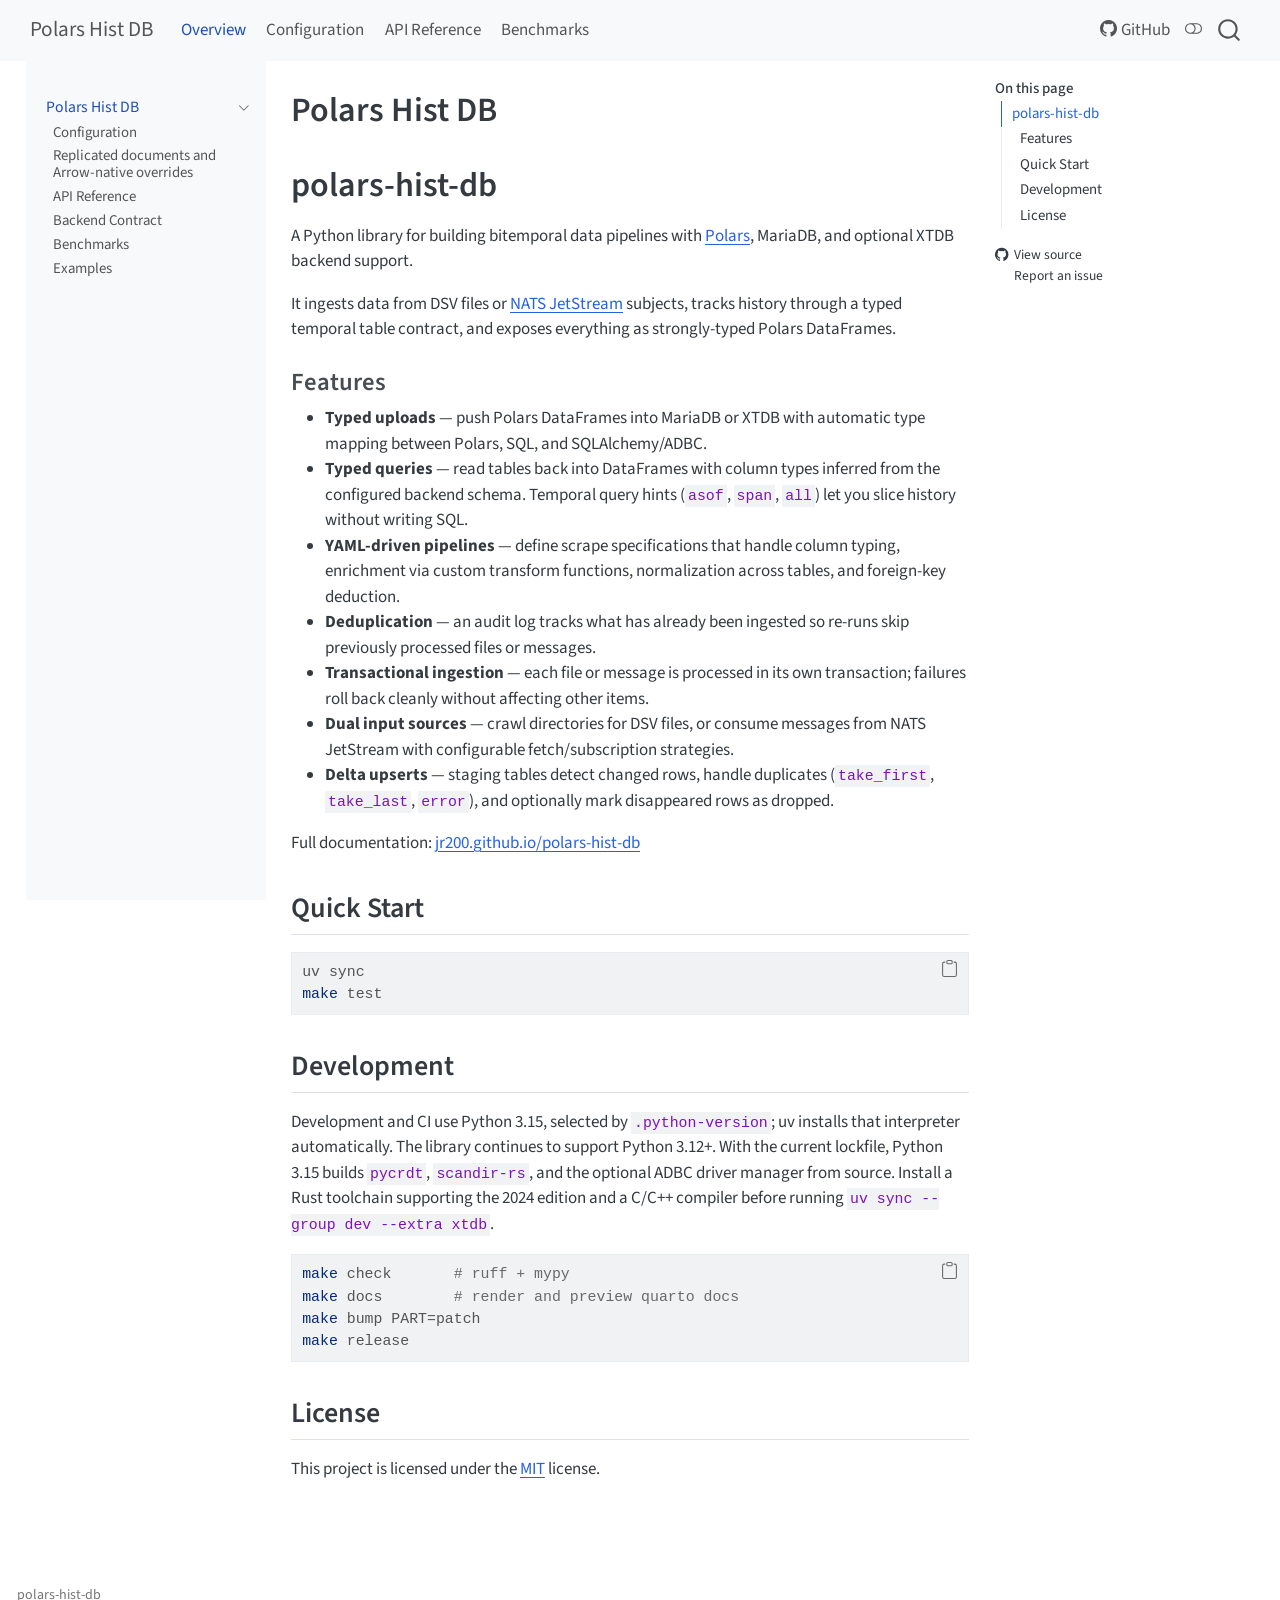
<file: index.html>
<!DOCTYPE html>
<html xmlns="http://www.w3.org/1999/xhtml" lang="en" xml:lang="en"><head>

<meta charset="utf-8">
<meta name="generator" content="quarto-1.10.19">

<meta name="viewport" content="width=device-width, initial-scale=1.0, user-scalable=yes">


<title>Polars Hist DB</title>
<style>
/* Default styles provided by pandoc.
** See https://pandoc.org/MANUAL.html#variables-for-html for config info.
*/
span.smallcaps{font-variant: small-caps;}
div.columns{display: flex; gap: 1.5em;}
div.column{flex: auto;}
@media screen {
div.columns{gap: min(4vw, 1.5em);}
div.column{overflow-x: auto;}
}
div.hanging-indent{margin-left: 1.5em; text-indent: -1.5em;}
ul.task-list{list-style: none;}
ul.task-list li input[type="checkbox"] {
  width: 0.8em;
  margin: 0 0.8em 0.2em -1em; /* quarto-specific, see https://github.com/quarto-dev/quarto-cli/issues/4556 */ 
  vertical-align: middle;
}
/* CSS for syntax highlighting */
html { -webkit-text-size-adjust: 100%; }
pre > code.sourceCode { white-space: pre; position: relative; }
pre > code.sourceCode > span { display: inline-block; line-height: 1.25; }
pre > code.sourceCode > span:empty { height: 1.2em; }
.sourceCode { overflow: visible; }
code.sourceCode > span { color: inherit; text-decoration: inherit; }
div.sourceCode { margin: 1em 0; }
pre.sourceCode { margin: 0; }
@media screen {
div.sourceCode { overflow: auto; }
}
@media print {
pre > code.sourceCode { white-space: pre-wrap; }
pre > code.sourceCode > span { text-indent: -5em; padding-left: 5em; }
}
pre.numberSource code
  { counter-reset: source-line 0; }
pre.numberSource code > span
  { position: relative; left: -4em; counter-increment: source-line; }
pre.numberSource code > span > a:first-child::before
  { content: counter(source-line);
    position: relative; left: -1em; text-align: right; vertical-align: baseline;
    border: none; display: inline-block;
    -webkit-touch-callout: none; -webkit-user-select: none;
    -khtml-user-select: none; -moz-user-select: none;
    -ms-user-select: none; user-select: none;
    padding: 0 4px; width: 4em;
  }
pre.numberSource { margin-left: 3em;  padding-left: 4px; }
div.sourceCode
  {   }
@media screen {
pre > code.sourceCode > span > a:first-child::before { text-decoration: underline; }
}
</style>


<script src="site_libs/quarto-nav/quarto-nav.js"></script>
<script src="site_libs/quarto-nav/headroom.min.js"></script>
<script src="site_libs/clipboard/clipboard.min.js"></script>
<script src="site_libs/quarto-search/autocomplete.umd.js"></script>
<script src="site_libs/quarto-search/fuse.min.js"></script>
<script src="site_libs/quarto-search/quarto-search.js"></script>
<meta name="quarto:offset" content="./">
<script src="site_libs/quarto-html/quarto.js" type="module"></script>
<script src="site_libs/quarto-html/tabsets/tabsets.js" type="module"></script>
<script src="site_libs/quarto-html/popper.min.js"></script>
<script src="site_libs/quarto-html/tippy.umd.min.js"></script>
<script src="site_libs/quarto-html/anchor.min.js"></script>
<link href="site_libs/quarto-html/tippy.css" rel="stylesheet">
<link href="site_libs/quarto-html/quarto-syntax-highlighting-e21500bb30e7ce080c64316834ee3be8.css" rel="stylesheet" class="quarto-color-scheme" id="quarto-text-highlighting-styles">
<link href="site_libs/quarto-html/quarto-syntax-highlighting-dark-09606243866072c1aa00d3ff38fff5fe.css" rel="stylesheet" class="quarto-color-scheme quarto-color-alternate" id="quarto-text-highlighting-styles">
<link href="site_libs/quarto-html/quarto-syntax-highlighting-e21500bb30e7ce080c64316834ee3be8.css" rel="stylesheet" class="quarto-color-scheme-extra" id="quarto-text-highlighting-styles">
<script src="site_libs/bootstrap/bootstrap.min.js"></script>
<link href="site_libs/bootstrap/bootstrap-icons.css" rel="stylesheet">
<link href="site_libs/bootstrap/bootstrap-2e805ecb1856ab5fc7014d7291e3adbc.min.css" rel="stylesheet" append-hash="true" class="quarto-color-scheme" id="quarto-bootstrap" data-mode="light">
<link href="site_libs/bootstrap/bootstrap-dark-391dd5a90d4adeed8c7569d8f604ab61.min.css" rel="stylesheet" append-hash="true" class="quarto-color-scheme quarto-color-alternate" id="quarto-bootstrap" data-mode="dark">
<link href="site_libs/bootstrap/bootstrap-2e805ecb1856ab5fc7014d7291e3adbc.min.css" rel="stylesheet" append-hash="true" class="quarto-color-scheme-extra" id="quarto-bootstrap" data-mode="light">
<script id="quarto-search-options" type="application/json">{
  "location": "navbar",
  "copy-button": false,
  "collapse-after": 3,
  "panel-placement": "end",
  "type": "overlay",
  "limit": 50,
  "keyboard-shortcut": [
    "f",
    "/",
    "s"
  ],
  "show-item-context": false,
  "language": {
    "search-no-results-text": "No results",
    "search-matching-documents-text": "matching documents",
    "search-copy-link-title": "Copy link to search",
    "search-hide-matches-text": "Hide additional matches",
    "search-more-match-text": "more match in this document",
    "search-more-matches-text": "more matches in this document",
    "search-clear-button-title": "Clear",
    "search-text-placeholder": "",
    "search-detached-cancel-button-title": "Cancel",
    "search-submit-button-title": "Submit",
    "search-label": "Search"
  }
}</script>


</head>

<body class="nav-sidebar floating nav-fixed quarto-light"><script id="quarto-html-before-body" type="application/javascript">
    const toggleBodyColorMode = (bsSheetEl) => {
      const mode = bsSheetEl.getAttribute("data-mode");
      const bodyEl = window.document.querySelector("body");
      if (mode === "dark") {
        bodyEl.classList.add("quarto-dark");
        bodyEl.classList.remove("quarto-light");
      } else {
        bodyEl.classList.add("quarto-light");
        bodyEl.classList.remove("quarto-dark");
      }
    }
    const toggleBodyColorPrimary = () => {
      const bsSheetEl = window.document.querySelector("link#quarto-bootstrap:not([rel=disabled-stylesheet])");
      if (bsSheetEl) {
        toggleBodyColorMode(bsSheetEl);
      }
    }
    const setColorSchemeToggle = (alternate) => {
      const toggles = window.document.querySelectorAll('.quarto-color-scheme-toggle');
      for (let i=0; i < toggles.length; i++) {
        const toggle = toggles[i];
        if (toggle) {
          if (alternate) {
            toggle.classList.add("alternate");
          } else {
            toggle.classList.remove("alternate");
          }
        }
      }
    };
    const toggleColorMode = (alternate) => {
      // Switch the stylesheets
      const primaryStylesheets = window.document.querySelectorAll('link.quarto-color-scheme:not(.quarto-color-alternate)');
      const alternateStylesheets = window.document.querySelectorAll('link.quarto-color-scheme.quarto-color-alternate');
      manageTransitions('#quarto-margin-sidebar .nav-link', false);
      if (alternate) {
        // note: dark is layered on light, we don't disable primary!
        enableStylesheet(alternateStylesheets);
        for (const sheetNode of alternateStylesheets) {
          if (sheetNode.id === "quarto-bootstrap") {
            toggleBodyColorMode(sheetNode);
          }
        }
      } else {
        disableStylesheet(alternateStylesheets);
        enableStylesheet(primaryStylesheets)
        toggleBodyColorPrimary();
      }
      manageTransitions('#quarto-margin-sidebar .nav-link', true);
      // Switch the toggles
      setColorSchemeToggle(alternate)
      // Hack to workaround the fact that safari doesn't
      // properly recolor the scrollbar when toggling (#1455)
      if (navigator.userAgent.indexOf('Safari') > 0 && navigator.userAgent.indexOf('Chrome') == -1) {
        manageTransitions("body", false);
        window.scrollTo(0, 1);
        setTimeout(() => {
          window.scrollTo(0, 0);
          manageTransitions("body", true);
        }, 40);
      }
    }
    const disableStylesheet = (stylesheets) => {
      for (let i=0; i < stylesheets.length; i++) {
        const stylesheet = stylesheets[i];
        stylesheet.rel = 'disabled-stylesheet';
      }
    }
    const enableStylesheet = (stylesheets) => {
      for (let i=0; i < stylesheets.length; i++) {
        const stylesheet = stylesheets[i];
        if(stylesheet.rel !== 'stylesheet') { // for Chrome, which will still FOUC without this check
          stylesheet.rel = 'stylesheet';
        }
      }
    }
    const manageTransitions = (selector, allowTransitions) => {
      const els = window.document.querySelectorAll(selector);
      for (let i=0; i < els.length; i++) {
        const el = els[i];
        if (allowTransitions) {
          el.classList.remove('notransition');
        } else {
          el.classList.add('notransition');
        }
      }
    }
    const isFileUrl = () => {
      return window.location.protocol === 'file:';
    }
    const hasAlternateSentinel = () => {
      let styleSentinel = getColorSchemeSentinel();
      if (styleSentinel !== null) {
        return styleSentinel === "alternate";
      } else {
        return false;
      }
    }
    const setStyleSentinel = (alternate) => {
      const value = alternate ? "alternate" : "default";
      if (!isFileUrl()) {
        window.localStorage.setItem("quarto-color-scheme", value);
      } else {
        localAlternateSentinel = value;
      }
    }
    const getColorSchemeSentinel = () => {
      if (!isFileUrl()) {
        const storageValue = window.localStorage.getItem("quarto-color-scheme");
        return storageValue != null ? storageValue : localAlternateSentinel;
      } else {
        return localAlternateSentinel;
      }
    }
    const toggleGiscusIfUsed = (isAlternate, darkModeDefault) => {
      const baseTheme = document.querySelector('#giscus-base-theme')?.value ?? 'light';
      const alternateTheme = document.querySelector('#giscus-alt-theme')?.value ?? 'dark';
      let newTheme = '';
      if(authorPrefersDark) {
        newTheme = isAlternate ? baseTheme : alternateTheme;
      } else {
        newTheme = isAlternate ? alternateTheme : baseTheme;
      }
      const changeGiscusTheme = () => {
        // From: https://github.com/giscus/giscus/issues/336
        const sendMessage = (message) => {
          const iframe = document.querySelector('iframe.giscus-frame');
          if (!iframe) return;
          iframe.contentWindow.postMessage({ giscus: message }, 'https://giscus.app');
        }
        sendMessage({
          setConfig: {
            theme: newTheme
          }
        });
      }
      const isGiscussLoaded = window.document.querySelector('iframe.giscus-frame') !== null;
      if (isGiscussLoaded) {
        changeGiscusTheme();
      }
    };
    const authorPrefersDark = false;
    const darkModeDefault = authorPrefersDark;
      document.querySelector('link#quarto-text-highlighting-styles.quarto-color-scheme-extra').rel = 'disabled-stylesheet';
      document.querySelector('link#quarto-bootstrap.quarto-color-scheme-extra').rel = 'disabled-stylesheet';
    let localAlternateSentinel = darkModeDefault ? 'alternate' : 'default';
    // Dark / light mode switch
    window.quartoToggleColorScheme = () => {
      // Read the current dark / light value
      let toAlternate = !hasAlternateSentinel();
      toggleColorMode(toAlternate);
      setStyleSentinel(toAlternate);
      toggleGiscusIfUsed(toAlternate, darkModeDefault);
      window.dispatchEvent(new Event('resize'));
    };
    // Switch to dark mode if need be
    if (hasAlternateSentinel()) {
      toggleColorMode(true);
    } else {
      toggleColorMode(false);
    }
  </script>

<div id="quarto-search-results"></div>
  <header id="quarto-header" class="headroom fixed-top">
    <nav class="navbar navbar-expand-lg " data-bs-theme="dark">
      <div class="navbar-container container-fluid">
      <div class="navbar-brand-container mx-auto">
    <a class="navbar-brand" href="./index.html">
    <span class="navbar-title">Polars Hist DB</span>
    </a>
  </div>
            <div id="quarto-search" class="" title="Search"></div>
          <button class="navbar-toggler" type="button" data-bs-toggle="collapse" data-bs-target="#navbarCollapse" aria-controls="navbarCollapse" role="menu" aria-expanded="false" aria-label="Toggle navigation" onclick="if (window.quartoToggleHeadroom) { window.quartoToggleHeadroom(); }">
  <span class="navbar-toggler-icon"></span>
</button>
          <div class="collapse navbar-collapse" id="navbarCollapse">
            <ul class="navbar-nav navbar-nav-scroll me-auto">
  <li class="nav-item">
    <a class="nav-link active" href="./index.html" aria-current="page"> 
<span class="menu-text">Overview</span></a>
  </li>  
  <li class="nav-item">
    <a class="nav-link" href="./configuration.html"> 
<span class="menu-text">Configuration</span></a>
  </li>  
  <li class="nav-item">
    <a class="nav-link" href="./api.html"> 
<span class="menu-text">API Reference</span></a>
  </li>  
  <li class="nav-item">
    <a class="nav-link" href="./benchmarks.html"> 
<span class="menu-text">Benchmarks</span></a>
  </li>  
</ul>
            <ul class="navbar-nav navbar-nav-scroll ms-auto">
  <li class="nav-item">
    <a class="nav-link" href="https://github.com/jr200-labs/polars-hist-db"> <i class="bi bi-github" role="img">
</i> 
<span class="menu-text">GitHub</span></a>
  </li>  
</ul>
          </div> <!-- /navcollapse -->
            <div class="quarto-navbar-tools">
  <a href="" class="quarto-color-scheme-toggle quarto-navigation-tool  px-1" onclick="window.quartoToggleColorScheme(); return false;" title="Toggle dark mode"><i class="bi"></i></a>
</div>
      </div> <!-- /container-fluid -->
    </nav>
  <nav class="quarto-secondary-nav">
    <div class="container-fluid d-flex">
      <button type="button" class="quarto-btn-toggle btn" data-bs-toggle="collapse" role="button" data-bs-target=".quarto-sidebar-collapse-item" aria-controls="quarto-sidebar" aria-expanded="false" aria-label="Toggle sidebar navigation" onclick="if (window.quartoToggleHeadroom) { window.quartoToggleHeadroom(); }">
        <i class="bi bi-layout-text-sidebar-reverse"></i>
      </button>
        <nav class="quarto-page-breadcrumbs" aria-label="breadcrumb"><ol class="breadcrumb"><li class="breadcrumb-item"><a href="./index.html">Polars Hist DB</a></li></ol></nav>
        <a class="flex-grow-1" role="navigation" data-bs-toggle="collapse" data-bs-target=".quarto-sidebar-collapse-item" aria-controls="quarto-sidebar" aria-expanded="false" aria-label="Toggle sidebar navigation" onclick="if (window.quartoToggleHeadroom) { window.quartoToggleHeadroom(); }">      
        </a>
    </div>
  </nav>
</header>
<!-- content -->
<div id="quarto-content" class="quarto-container page-columns page-rows-contents page-layout-article page-navbar">
<!-- sidebar -->
  <nav id="quarto-sidebar" class="sidebar collapse collapse-horizontal quarto-sidebar-collapse-item sidebar-navigation floating overflow-auto">
    <div class="sidebar-menu-container"> 
    <ul class="list-unstyled mt-1">
        <li class="sidebar-item sidebar-item-section">
      <div class="sidebar-item-container"> 
            <a href="./index.html" class="sidebar-item-text sidebar-link active">
 <span class="menu-text">Polars Hist DB</span></a>
          <a class="sidebar-item-toggle text-start" data-bs-toggle="collapse" data-bs-target="#quarto-sidebar-section-1" role="navigation" aria-expanded="true" aria-label="Toggle section">
            <i class="bi bi-chevron-right ms-2"></i>
          </a> 
      </div>
      <ul id="quarto-sidebar-section-1" class="collapse list-unstyled sidebar-section depth1 show">  
          <li class="sidebar-item">
  <div class="sidebar-item-container"> 
  <a href="./configuration.html" class="sidebar-item-text sidebar-link">
 <span class="menu-text">Configuration</span></a>
  </div>
</li>
          <li class="sidebar-item">
  <div class="sidebar-item-container"> 
  <a href="./replicated-overrides.html" class="sidebar-item-text sidebar-link">
 <span class="menu-text">Replicated documents and Arrow-native overrides</span></a>
  </div>
</li>
          <li class="sidebar-item">
  <div class="sidebar-item-container"> 
  <a href="./api.html" class="sidebar-item-text sidebar-link">
 <span class="menu-text">API Reference</span></a>
  </div>
</li>
          <li class="sidebar-item">
  <div class="sidebar-item-container"> 
  <a href="./backend-contract.html" class="sidebar-item-text sidebar-link">
 <span class="menu-text">Backend Contract</span></a>
  </div>
</li>
          <li class="sidebar-item">
  <div class="sidebar-item-container"> 
  <a href="./benchmarks.html" class="sidebar-item-text sidebar-link">
 <span class="menu-text">Benchmarks</span></a>
  </div>
</li>
          <li class="sidebar-item">
  <div class="sidebar-item-container"> 
  <a href="./examples.html" class="sidebar-item-text sidebar-link">
 <span class="menu-text">Examples</span></a>
  </div>
</li>
      </ul>
  </li>
    </ul>
    </div>
</nav>
<div id="quarto-sidebar-glass" class="quarto-sidebar-collapse-item" data-bs-toggle="collapse" data-bs-target=".quarto-sidebar-collapse-item"></div>
<!-- margin-sidebar -->
    <div id="quarto-margin-sidebar" class="sidebar margin-sidebar">
        <nav id="TOC" role="doc-toc" class="toc-active">
    <h2 id="toc-title">On this page</h2>
   
  <ul>
  <li><a href="#polars-hist-db" id="toc-polars-hist-db" class="nav-link active" data-scroll-target="#polars-hist-db">polars-hist-db</a>
  <ul class="collapse">
  <li><a href="#features" id="toc-features" class="nav-link" data-scroll-target="#features">Features</a></li>
  <li><a href="#quick-start" id="toc-quick-start" class="nav-link" data-scroll-target="#quick-start">Quick Start</a></li>
  <li><a href="#development" id="toc-development" class="nav-link" data-scroll-target="#development">Development</a></li>
  <li><a href="#license" id="toc-license" class="nav-link" data-scroll-target="#license">License</a></li>
  </ul></li>
  </ul>
<div class="toc-actions"><ul><li><a href="https://github.com/jr200-labs/polars-hist-db/blob/main/index.qmd" class="toc-action"><i class="bi bi-github"></i>View source</a></li><li><a href="https://github.com/jr200-labs/polars-hist-db/issues/new" class="toc-action"><i class="bi empty"></i>Report an issue</a></li></ul></div></nav>
    </div>
<!-- main -->
<main class="content" id="quarto-document-content">


<header id="title-block-header" class="quarto-title-block default">
<div class="quarto-title">
<h1 class="title">Polars Hist DB</h1>
</div>



<div class="quarto-title-meta">

    
  
    
  </div>
  


</header>


<section id="polars-hist-db" class="level1">
<h1>polars-hist-db</h1>
<p>A Python library for building bitemporal data pipelines with <a href="https://pola.rs/">Polars</a>, MariaDB, and optional XTDB backend support.</p>
<p>It ingests data from DSV files or <a href="https://docs.nats.io/nats-concepts/jetstream">NATS JetStream</a> subjects, tracks history through a typed temporal table contract, and exposes everything as strongly-typed Polars DataFrames.</p>
<section id="features" class="level3">
<h3 class="anchored" data-anchor-id="features">Features</h3>
<ul>
<li><strong>Typed uploads</strong> — push Polars DataFrames into MariaDB or XTDB with automatic type mapping between Polars, SQL, and SQLAlchemy/ADBC.</li>
<li><strong>Typed queries</strong> — read tables back into DataFrames with column types inferred from the configured backend schema. Temporal query hints (<code>asof</code>, <code>span</code>, <code>all</code>) let you slice history without writing SQL.</li>
<li><strong>YAML-driven pipelines</strong> — define scrape specifications that handle column typing, enrichment via custom transform functions, normalization across tables, and foreign-key deduction.</li>
<li><strong>Deduplication</strong> — an audit log tracks what has already been ingested so re-runs skip previously processed files or messages.</li>
<li><strong>Transactional ingestion</strong> — each file or message is processed in its own transaction; failures roll back cleanly without affecting other items.</li>
<li><strong>Dual input sources</strong> — crawl directories for DSV files, or consume messages from NATS JetStream with configurable fetch/subscription strategies.</li>
<li><strong>Delta upserts</strong> — staging tables detect changed rows, handle duplicates (<code>take_first</code>, <code>take_last</code>, <code>error</code>), and optionally mark disappeared rows as dropped.</li>
</ul>
<p>Full documentation: <a href="https://jr200.github.io/polars-hist-db">jr200.github.io/polars-hist-db</a></p>
</section>
<section id="quick-start" class="level2">
<h2 class="anchored" data-anchor-id="quick-start">Quick Start</h2>
<div class="code-copy-outer-scaffold"><div class="sourceCode" id="cb1"><pre class="sourceCode bash code-with-copy"><code class="sourceCode bash"><span id="cb1-1"><a href="#cb1-1" aria-hidden="true" tabindex="-1"></a><span class="ex">uv</span> sync</span>
<span id="cb1-2"><a href="#cb1-2" aria-hidden="true" tabindex="-1"></a><span class="fu">make</span> test</span></code></pre></div><button title="Copy to Clipboard" class="code-copy-button"><i class="bi"></i></button></div>
</section>
<section id="development" class="level2">
<h2 class="anchored" data-anchor-id="development">Development</h2>
<p>Development and CI use Python 3.15, selected by <code>.python-version</code>; uv installs that interpreter automatically. The library continues to support Python 3.12+. With the current lockfile, Python 3.15 builds <code>pycrdt</code>, <code>scandir-rs</code>, and the optional ADBC driver manager from source. Install a Rust toolchain supporting the 2024 edition and a C/C++ compiler before running <code>uv sync --group dev --extra xtdb</code>.</p>
<div class="code-copy-outer-scaffold"><div class="sourceCode" id="cb2"><pre class="sourceCode bash code-with-copy"><code class="sourceCode bash"><span id="cb2-1"><a href="#cb2-1" aria-hidden="true" tabindex="-1"></a><span class="fu">make</span> check       <span class="co"># ruff + mypy</span></span>
<span id="cb2-2"><a href="#cb2-2" aria-hidden="true" tabindex="-1"></a><span class="fu">make</span> docs        <span class="co"># render and preview quarto docs</span></span>
<span id="cb2-3"><a href="#cb2-3" aria-hidden="true" tabindex="-1"></a><span class="fu">make</span> bump PART=patch</span>
<span id="cb2-4"><a href="#cb2-4" aria-hidden="true" tabindex="-1"></a><span class="fu">make</span> release</span></code></pre></div><button title="Copy to Clipboard" class="code-copy-button"><i class="bi"></i></button></div>
</section>
<section id="license" class="level2">
<h2 class="anchored" data-anchor-id="license">License</h2>
<p>This project is licensed under the <a href="LICENSE">MIT</a> license.</p>


</section>
</section>

</main> <!-- /main -->
<script id="quarto-html-after-body" type="application/javascript">
  window.document.addEventListener("DOMContentLoaded", function (event) {
    // Ensure there is a toggle, if there isn't float one in the top right
    if (window.document.querySelector('.quarto-color-scheme-toggle') === null) {
      const a = window.document.createElement('a');
      a.classList.add('top-right');
      a.classList.add('quarto-color-scheme-toggle');
      a.href = "";
      a.onclick = function() { try { window.quartoToggleColorScheme(); } catch {} return false; };
      const i = window.document.createElement("i");
      i.classList.add('bi');
      a.appendChild(i);
      window.document.body.appendChild(a);
    }
    setColorSchemeToggle(hasAlternateSentinel())
    const icon = "";
    const anchorJS = new window.AnchorJS();
    anchorJS.options = {
      placement: 'right',
      icon: icon
    };
    anchorJS.add('.anchored');
    const isCodeAnnotation = (el) => {
      for (const clz of el.classList) {
        if (clz.startsWith('code-annotation-')) {                     
          return true;
        }
      }
      return false;
    }
    const onCopySuccess = function(e) {
      // button target
      const button = e.trigger;
      // don't keep focus
      button.blur();
      // flash "checked"
      button.classList.add('code-copy-button-checked');
      var currentTitle = button.getAttribute("title");
      button.setAttribute("title", "Copied!");
      let tooltip;
      if (window.bootstrap) {
        button.setAttribute("data-bs-toggle", "tooltip");
        button.setAttribute("data-bs-placement", "left");
        button.setAttribute("data-bs-title", "Copied!");
        tooltip = new bootstrap.Tooltip(button, 
          { trigger: "manual", 
            customClass: "code-copy-button-tooltip",
            offset: [0, -8]});
        tooltip.show();    
      }
      setTimeout(function() {
        if (tooltip) {
          tooltip.hide();
          button.removeAttribute("data-bs-title");
          button.removeAttribute("data-bs-toggle");
          button.removeAttribute("data-bs-placement");
        }
        button.setAttribute("title", currentTitle);
        button.classList.remove('code-copy-button-checked');
      }, 1000);
      // clear code selection
      e.clearSelection();
    }
    const getTextToCopy = function(trigger) {
      const outerScaffold = trigger.parentElement.cloneNode(true);
      const codeEl = outerScaffold.querySelector('code');
      for (const childEl of codeEl.children) {
        if (isCodeAnnotation(childEl)) {
          childEl.remove();
        }
      }
      return codeEl.innerText;
    }
    const clipboard = new window.ClipboardJS('.code-copy-button:not([data-in-quarto-modal])', {
      text: getTextToCopy
    });
    clipboard.on('success', onCopySuccess);
    if (window.document.getElementById('quarto-embedded-source-code-modal')) {
      const clipboardModal = new window.ClipboardJS('.code-copy-button[data-in-quarto-modal]', {
        text: getTextToCopy,
        container: window.document.getElementById('quarto-embedded-source-code-modal')
      });
      clipboardModal.on('success', onCopySuccess);
    }
      var localhostRegex = new RegExp(/^(?:http|https):\/\/localhost\:?[0-9]*\//);
      var mailtoRegex = new RegExp(/^mailto:/);
        var filterRegex = new RegExp('/' + window.location.host + '/');
      var isInternal = (href) => {
          return filterRegex.test(href) || localhostRegex.test(href) || mailtoRegex.test(href);
      }
      // Inspect non-navigation links and adorn them if external
     var links = window.document.querySelectorAll('a[href]:not(.nav-link):not(.navbar-brand):not(.toc-action):not(.sidebar-link):not(.sidebar-item-toggle):not(.pagination-link):not(.no-external):not([aria-hidden]):not(.dropdown-item):not(.quarto-navigation-tool):not(.about-link)');
      for (var i=0; i<links.length; i++) {
        const link = links[i];
        if (!isInternal(link.href)) {
          // undo the damage that might have been done by quarto-nav.js in the case of
          // links that we want to consider external
          if (link.dataset.originalHref !== undefined) {
            link.href = link.dataset.originalHref;
          }
            // target, if specified
            link.setAttribute("target", "_blank");
            if (link.getAttribute("rel") === null) {
              link.setAttribute("rel", "noopener");
            }
        }
      }
    function tippyHover(el, contentFn, onTriggerFn, onUntriggerFn) {
      const config = {
        allowHTML: true,
        maxWidth: 500,
        delay: 100,
        arrow: false,
        appendTo: function(el) {
            return el.parentElement;
        },
        interactive: true,
        interactiveBorder: 10,
        theme: 'quarto',
        placement: 'bottom-start',
      };
      if (contentFn) {
        config.content = contentFn;
      }
      if (onTriggerFn) {
        config.onTrigger = onTriggerFn;
      }
      if (onUntriggerFn) {
        config.onUntrigger = onUntriggerFn;
      }
      window.tippy(el, config); 
    }
    const noterefs = window.document.querySelectorAll('a[role="doc-noteref"]');
    for (var i=0; i<noterefs.length; i++) {
      const ref = noterefs[i];
      tippyHover(ref, function() {
        // use id or data attribute instead here
        let href = ref.getAttribute('data-footnote-href') || ref.getAttribute('href');
        try { href = new URL(href).hash; } catch {}
        const id = href.replace(/^#\/?/, "");
        const note = window.document.getElementById(id);
        if (note) {
          return note.innerHTML;
        } else {
          return "";
        }
      });
    }
    const xrefs = window.document.querySelectorAll('a.quarto-xref');
    const processXRef = (id, note) => {
      // Strip column container classes
      const stripColumnClz = (el) => {
        el.classList.remove("page-full", "page-columns");
        if (el.children) {
          for (const child of el.children) {
            stripColumnClz(child);
          }
        }
      }
      stripColumnClz(note)
      if (id === null || id.startsWith('sec-')) {
        // Special case sections, only their first couple elements
        const container = document.createElement("div");
        if (note.children && note.children.length > 2) {
          container.appendChild(note.children[0].cloneNode(true));
          for (let i = 1; i < note.children.length; i++) {
            const child = note.children[i];
            if (child.tagName === "P" && child.innerText === "") {
              continue;
            } else {
              container.appendChild(child.cloneNode(true));
              break;
            }
          }
          if (window.Quarto?.typesetMath) {
            window.Quarto.typesetMath(container);
          }
          return container.innerHTML
        } else {
          if (window.Quarto?.typesetMath) {
            window.Quarto.typesetMath(note);
          }
          return note.innerHTML;
        }
      } else {
        // Remove any anchor links if they are present
        const anchorLink = note.querySelector('a.anchorjs-link');
        if (anchorLink) {
          anchorLink.remove();
        }
        if (window.Quarto?.typesetMath) {
          window.Quarto.typesetMath(note);
        }
        if (note.classList.contains("callout")) {
          return note.outerHTML;
        } else {
          return note.innerHTML;
        }
      }
    }
    for (var i=0; i<xrefs.length; i++) {
      const xref = xrefs[i];
      tippyHover(xref, undefined, function(instance) {
        instance.disable();
        let url = xref.getAttribute('href');
        let hash = undefined; 
        if (url.startsWith('#')) {
          hash = url;
        } else {
          try { hash = new URL(url).hash; } catch {}
        }
        if (hash) {
          const id = hash.replace(/^#\/?/, "");
          const note = window.document.getElementById(id);
          if (note !== null) {
            try {
              const html = processXRef(id, note.cloneNode(true));
              instance.setContent(html);
            } finally {
              instance.enable();
              instance.show();
            }
          } else {
            // See if we can fetch this
            fetch(url.split('#')[0])
            .then(res => res.text())
            .then(html => {
              const parser = new DOMParser();
              const htmlDoc = parser.parseFromString(html, "text/html");
              const note = htmlDoc.getElementById(id);
              if (note !== null) {
                const html = processXRef(id, note);
                instance.setContent(html);
              } 
            }).finally(() => {
              instance.enable();
              instance.show();
            });
          }
        } else {
          // See if we can fetch a full url (with no hash to target)
          // This is a special case and we should probably do some content thinning / targeting
          fetch(url)
          .then(res => res.text())
          .then(html => {
            const parser = new DOMParser();
            const htmlDoc = parser.parseFromString(html, "text/html");
            const note = htmlDoc.querySelector('main.content');
            if (note !== null) {
              // This should only happen for chapter cross references
              // (since there is no id in the URL)
              // remove the first header
              if (note.children.length > 0 && note.children[0].tagName === "HEADER") {
                note.children[0].remove();
              }
              const html = processXRef(null, note);
              instance.setContent(html);
            } 
          }).finally(() => {
            instance.enable();
            instance.show();
          });
        }
      }, function(instance) {
      });
    }
        let selectedAnnoteEl;
        const selectorForAnnotation = ( cell, annotation) => {
          let cellAttr = 'data-code-cell="' + cell + '"';
          let lineAttr = 'data-code-annotation="' +  annotation + '"';
          const selector = 'span[' + cellAttr + '][' + lineAttr + ']';
          return selector;
        }
        const selectCodeLines = (annoteEl) => {
          const doc = window.document;
          const targetCell = annoteEl.getAttribute("data-target-cell");
          const targetAnnotation = annoteEl.getAttribute("data-target-annotation");
          const annoteSpan = window.document.querySelector(selectorForAnnotation(targetCell, targetAnnotation));
          const lines = annoteSpan.getAttribute("data-code-lines").split(",");
          const lineIds = lines.map((line) => {
            return targetCell + "-" + line;
          })
          let top = null;
          let height = null;
          let parent = null;
          if (lineIds.length > 0) {
              //compute the position of the single el (top and bottom and make a div)
              const el = window.document.getElementById(lineIds[0]);
              top = el.offsetTop;
              height = el.offsetHeight;
              parent = el.parentElement.parentElement;
            if (lineIds.length > 1) {
              const lastEl = window.document.getElementById(lineIds[lineIds.length - 1]);
              const bottom = lastEl.offsetTop + lastEl.offsetHeight;
              height = bottom - top;
            }
            if (top !== null && height !== null && parent !== null) {
              // cook up a div (if necessary) and position it 
              let div = window.document.getElementById("code-annotation-line-highlight");
              if (div === null) {
                div = window.document.createElement("div");
                div.setAttribute("id", "code-annotation-line-highlight");
                div.style.position = 'absolute';
                parent.appendChild(div);
              }
              div.style.top = top - 2 + "px";
              div.style.height = height + 4 + "px";
              div.style.left = 0;
              let gutterDiv = window.document.getElementById("code-annotation-line-highlight-gutter");
              if (gutterDiv === null) {
                gutterDiv = window.document.createElement("div");
                gutterDiv.setAttribute("id", "code-annotation-line-highlight-gutter");
                gutterDiv.style.position = 'absolute';
                const codeCell = window.document.getElementById(targetCell);
                const gutter = codeCell.querySelector('.code-annotation-gutter');
                gutter.appendChild(gutterDiv);
              }
              gutterDiv.style.top = top - 2 + "px";
              gutterDiv.style.height = height + 4 + "px";
            }
            selectedAnnoteEl = annoteEl;
          }
        };
        const unselectCodeLines = () => {
          const elementsIds = ["code-annotation-line-highlight", "code-annotation-line-highlight-gutter"];
          elementsIds.forEach((elId) => {
            const div = window.document.getElementById(elId);
            if (div) {
              div.remove();
            }
          });
          selectedAnnoteEl = undefined;
        };
          // Handle positioning of the toggle
      window.addEventListener(
        "resize",
        throttle(() => {
          elRect = undefined;
          if (selectedAnnoteEl) {
            selectCodeLines(selectedAnnoteEl);
          }
        }, 10)
      );
      function throttle(fn, ms) {
      let throttle = false;
      let timer;
        return (...args) => {
          if(!throttle) { // first call gets through
              fn.apply(this, args);
              throttle = true;
          } else { // all the others get throttled
              if(timer) clearTimeout(timer); // cancel #2
              timer = setTimeout(() => {
                fn.apply(this, args);
                timer = throttle = false;
              }, ms);
          }
        };
      }
        // Attach click handler to the DT
        const annoteDls = window.document.querySelectorAll('dt[data-target-cell]');
        for (const annoteDlNode of annoteDls) {
          annoteDlNode.addEventListener('click', (event) => {
            const clickedEl = event.target;
            if (clickedEl !== selectedAnnoteEl) {
              unselectCodeLines();
              const activeEl = window.document.querySelector('dt[data-target-cell].code-annotation-active');
              if (activeEl) {
                activeEl.classList.remove('code-annotation-active');
              }
              selectCodeLines(clickedEl);
              clickedEl.classList.add('code-annotation-active');
            } else {
              // Unselect the line
              unselectCodeLines();
              clickedEl.classList.remove('code-annotation-active');
            }
          });
        }
    const findCites = (el) => {
      const parentEl = el.parentElement;
      if (parentEl) {
        const cites = parentEl.dataset.cites;
        if (cites) {
          return {
            el,
            cites: cites.split(' ')
          };
        } else {
          return findCites(el.parentElement)
        }
      } else {
        return undefined;
      }
    };
    var bibliorefs = window.document.querySelectorAll('a[role="doc-biblioref"]');
    for (var i=0; i<bibliorefs.length; i++) {
      const ref = bibliorefs[i];
      const citeInfo = findCites(ref);
      if (citeInfo) {
        tippyHover(citeInfo.el, function() {
          var popup = window.document.createElement('div');
          citeInfo.cites.forEach(function(cite) {
            var citeDiv = window.document.createElement('div');
            citeDiv.classList.add('hanging-indent');
            citeDiv.classList.add('csl-entry');
            var biblioDiv = window.document.getElementById('ref-' + cite);
            if (biblioDiv) {
              citeDiv.innerHTML = biblioDiv.innerHTML;
            }
            popup.appendChild(citeDiv);
          });
          return popup.innerHTML;
        });
      }
    }
  });
  </script>
</div> <!-- /content -->
<footer class="footer">
  <div class="nav-footer">
    <div class="nav-footer-left">
<p><a href="https://github.com/jr200-labs/polars-hist-db">polars-hist-db</a></p>
</div>   
    <div class="nav-footer-center">
      &nbsp;
    <div class="toc-actions d-sm-block d-md-none"><ul><li><a href="https://github.com/jr200-labs/polars-hist-db/blob/main/index.qmd" class="toc-action"><i class="bi bi-github"></i>View source</a></li><li><a href="https://github.com/jr200-labs/polars-hist-db/issues/new" class="toc-action"><i class="bi empty"></i>Report an issue</a></li></ul></div></div>
    <div class="nav-footer-right">
      &nbsp;
    </div>
  </div>
</footer>




</body></html>
</file>
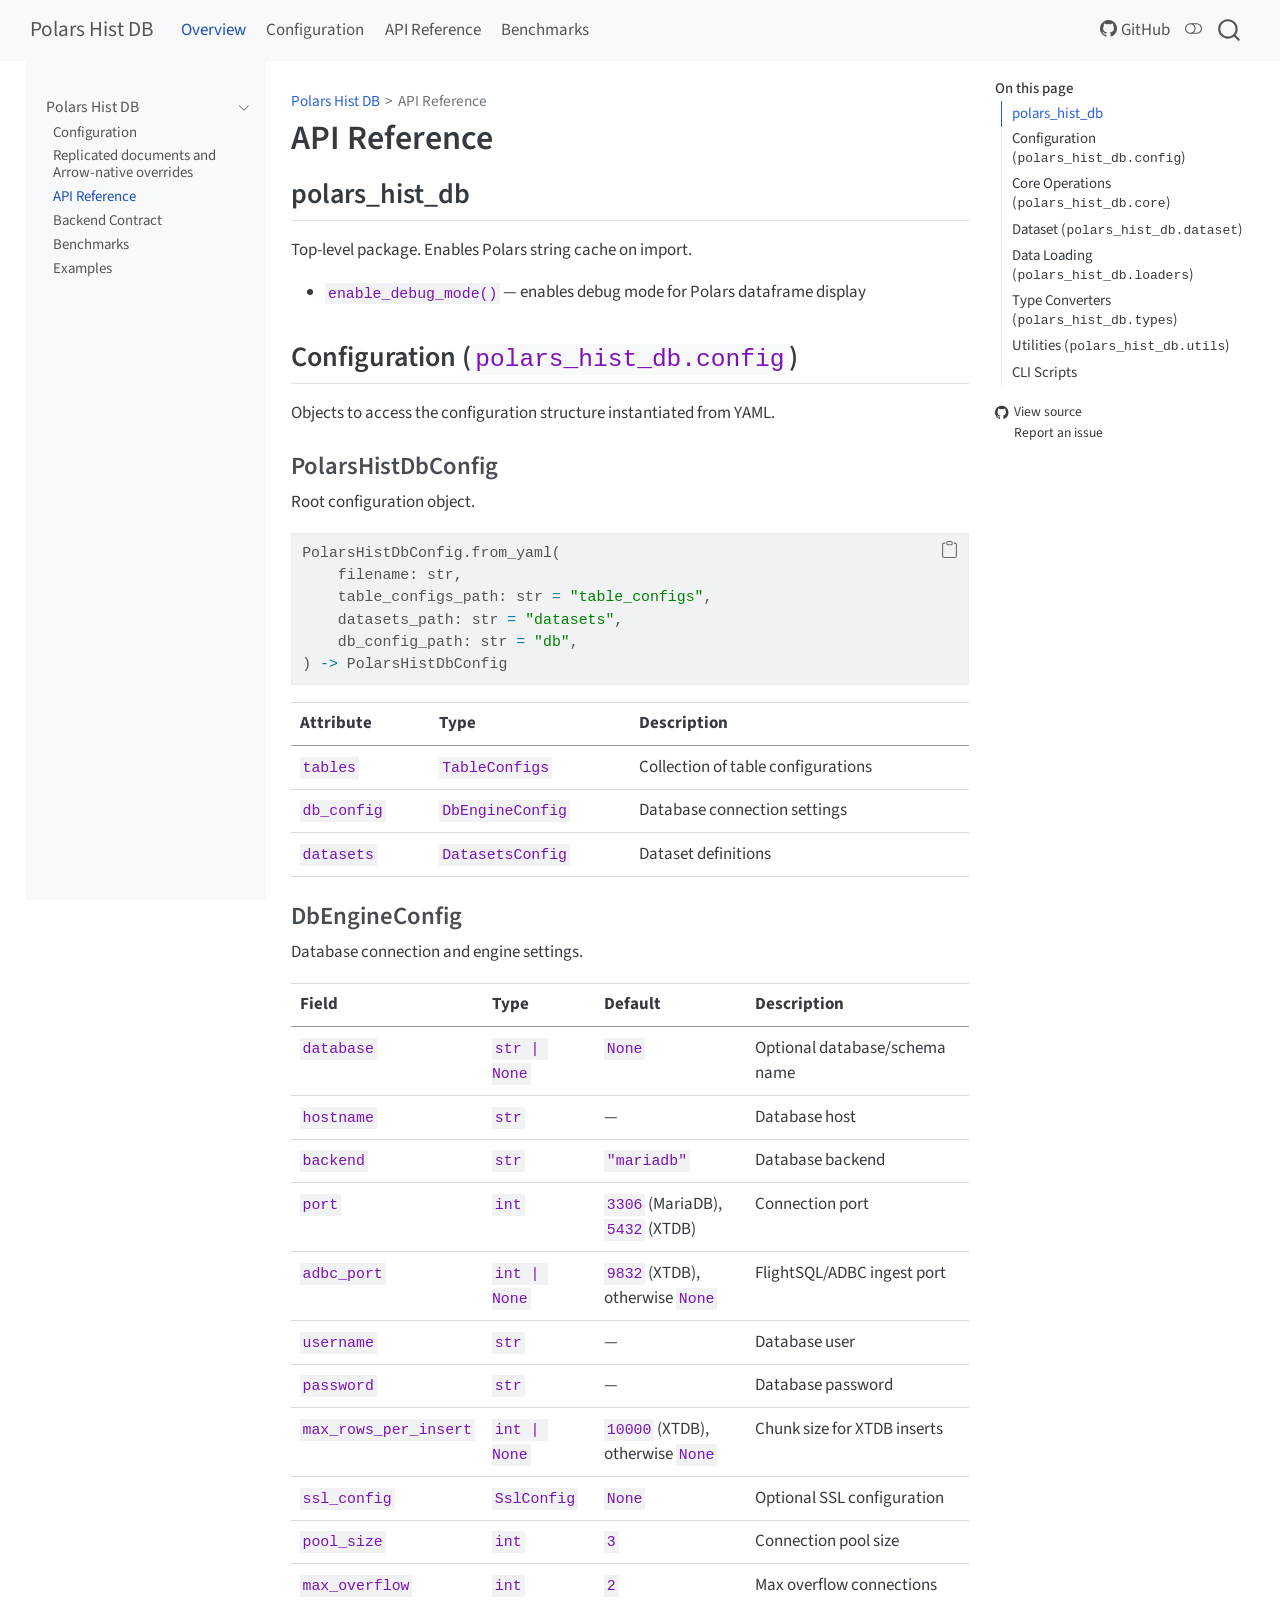
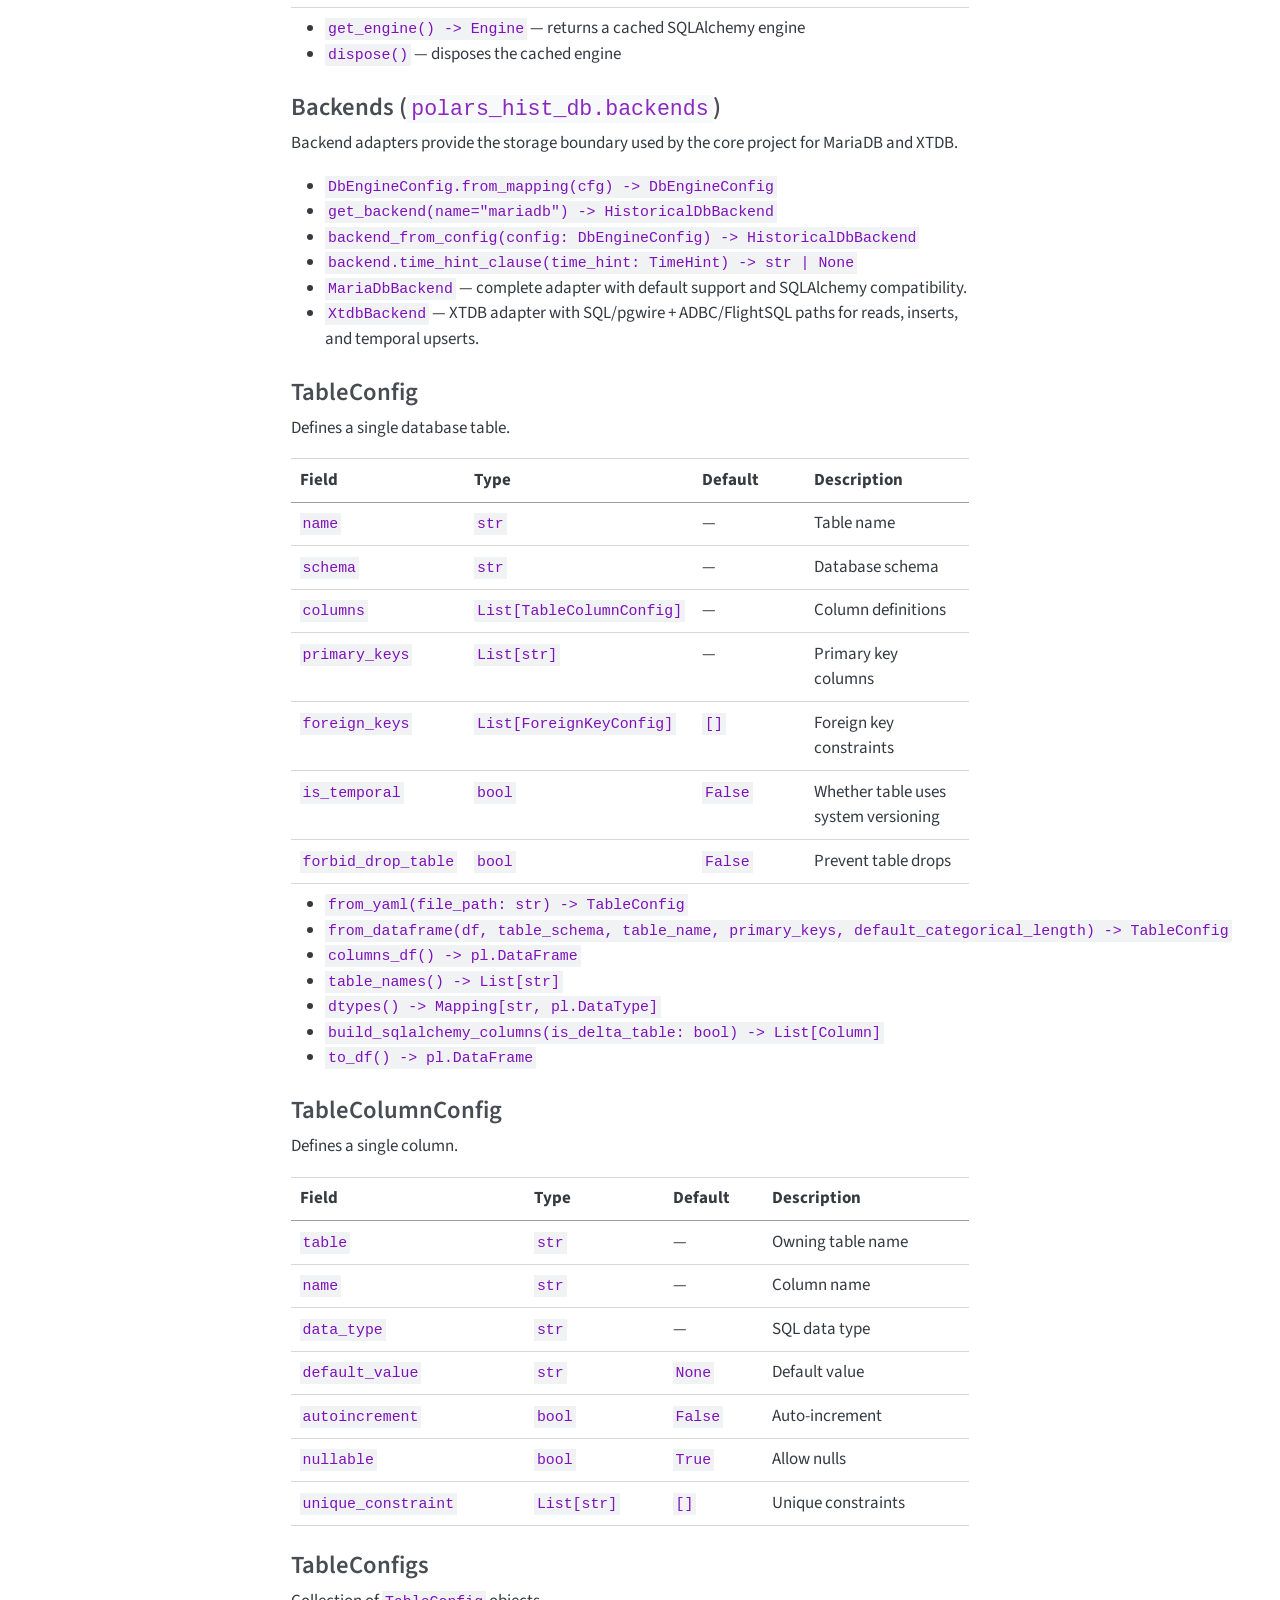
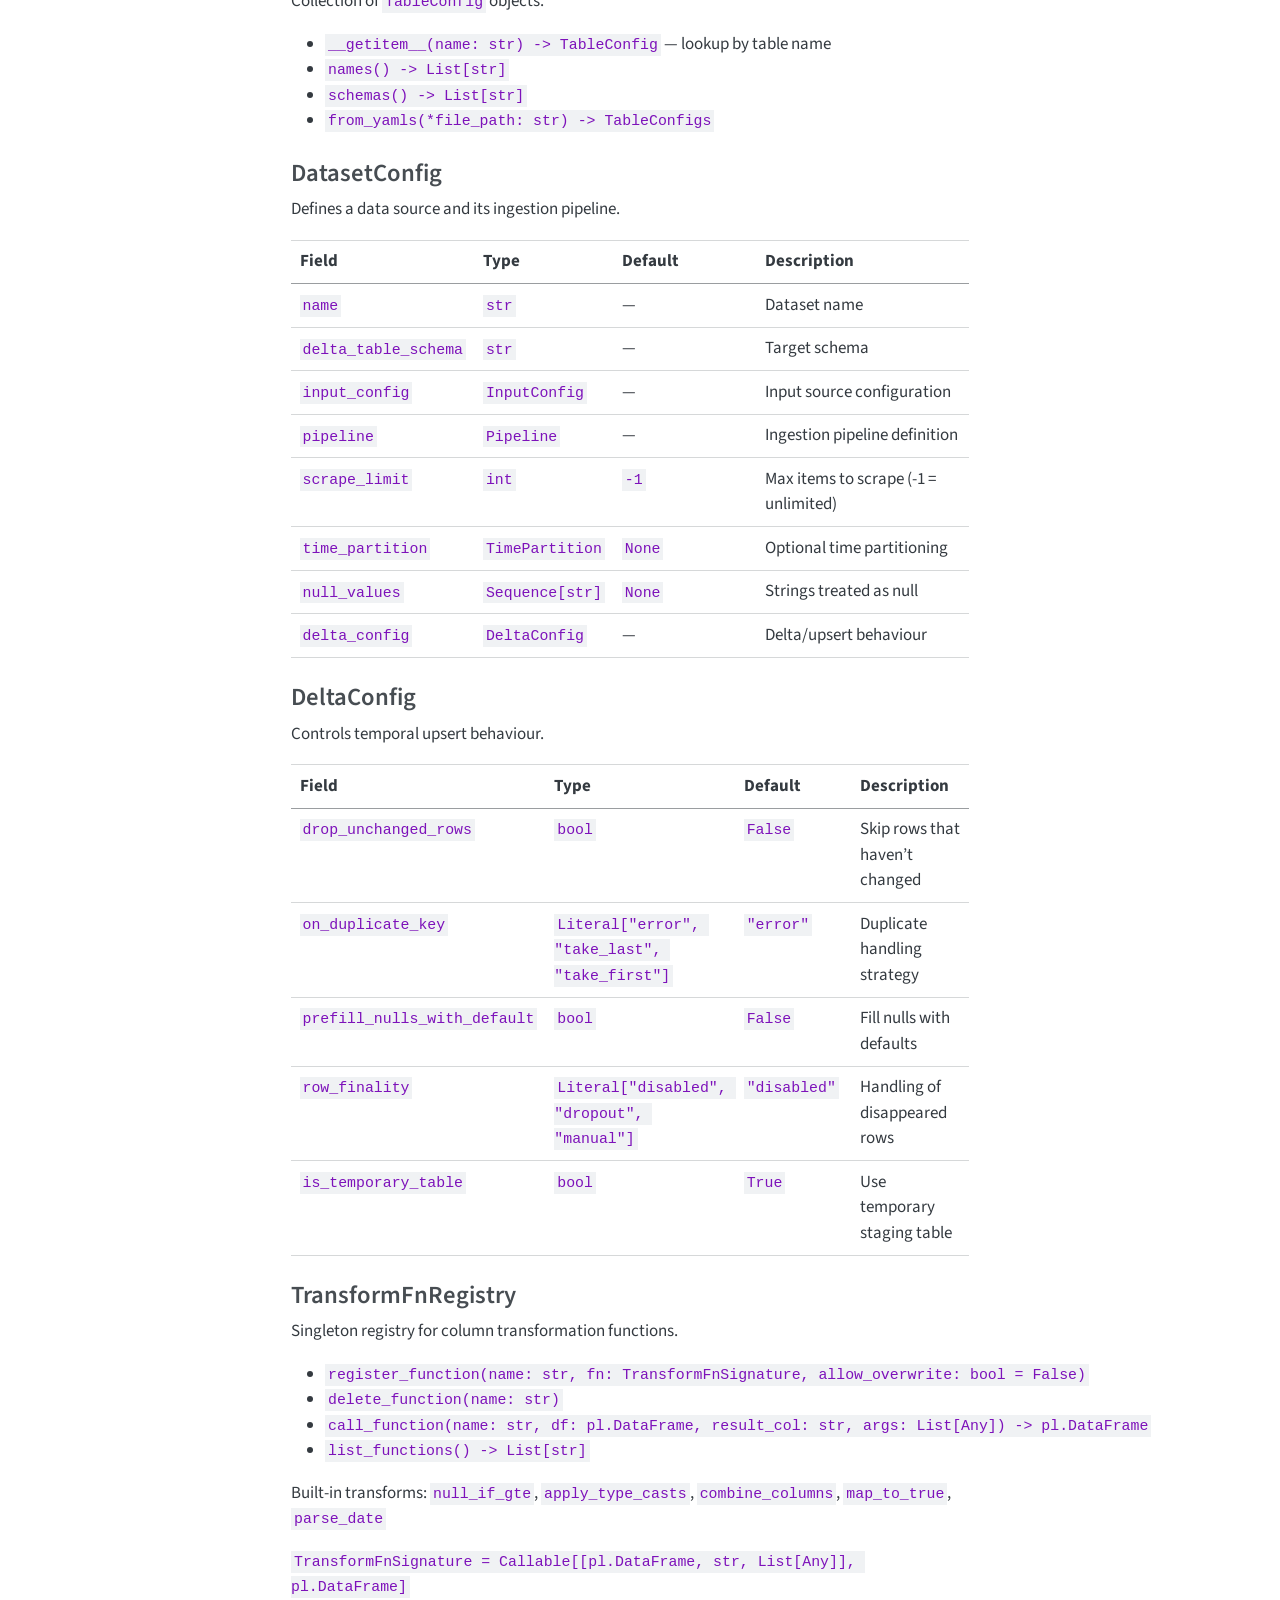
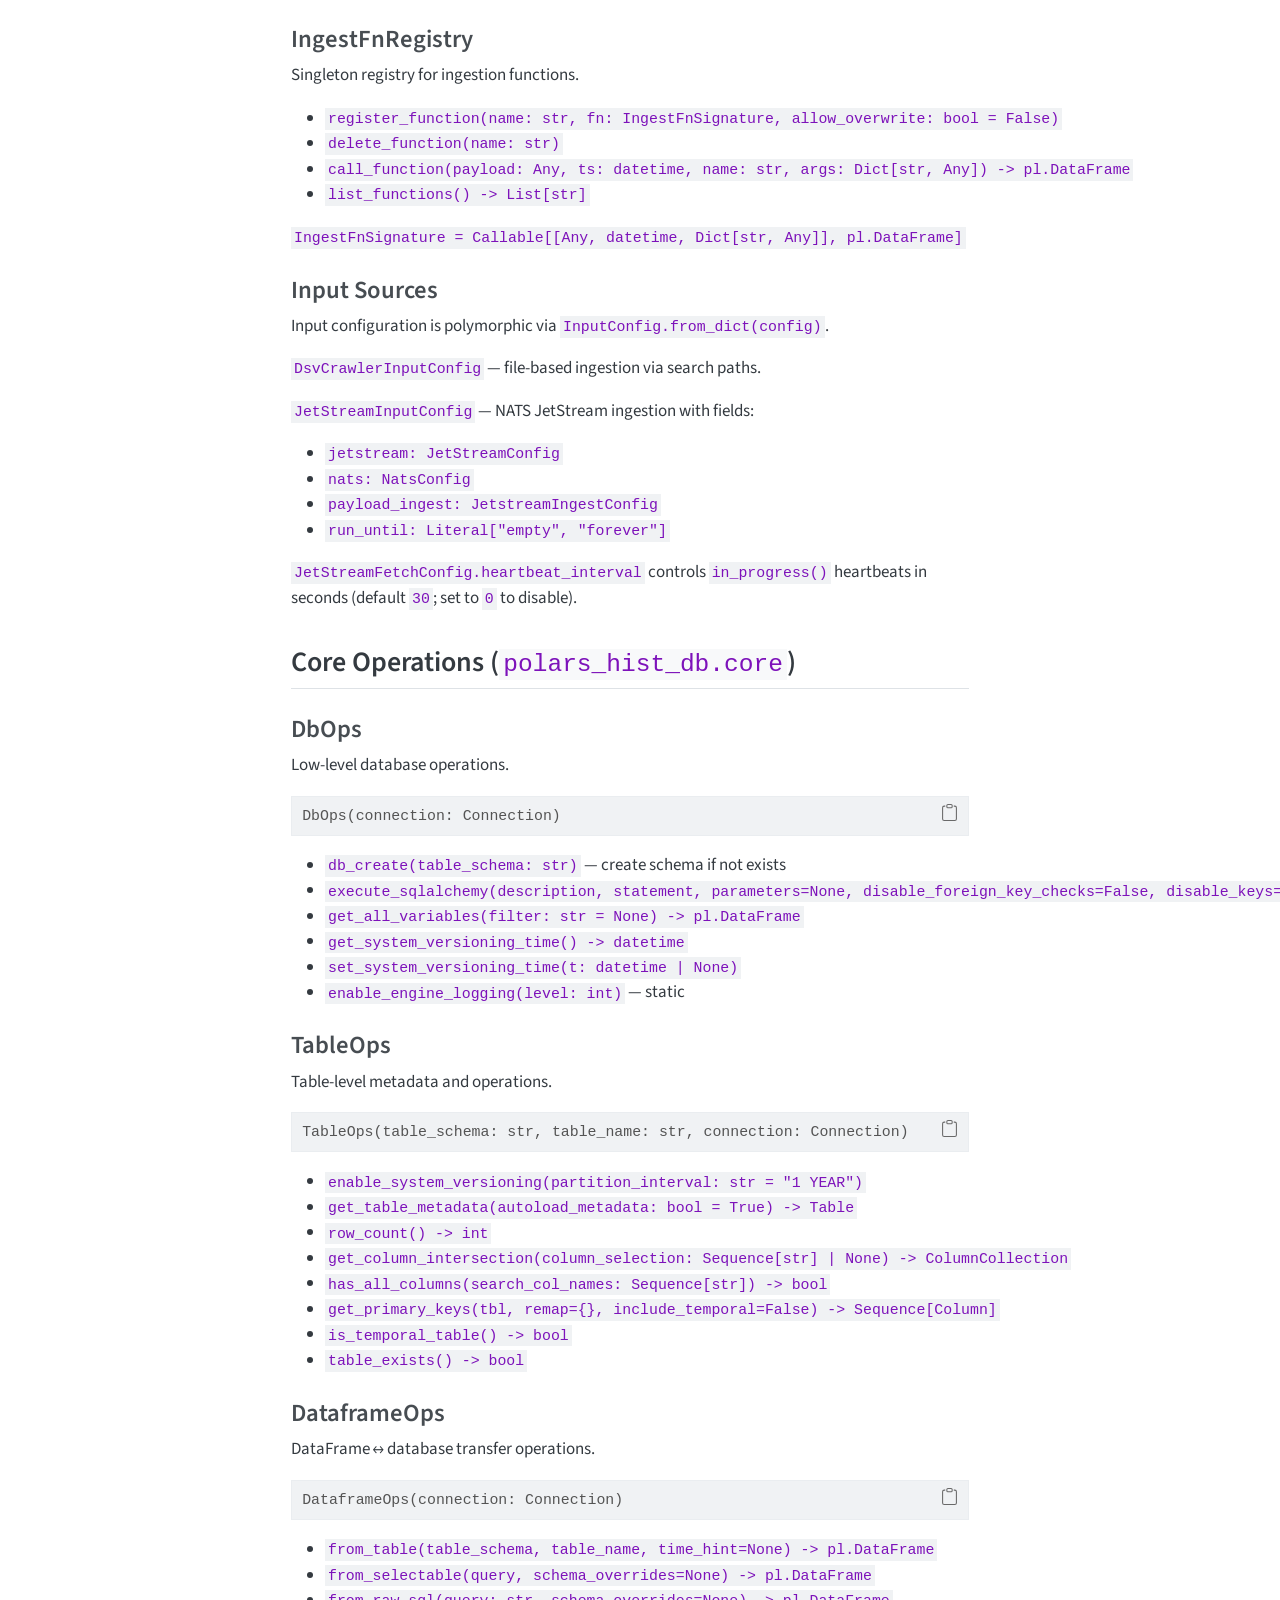
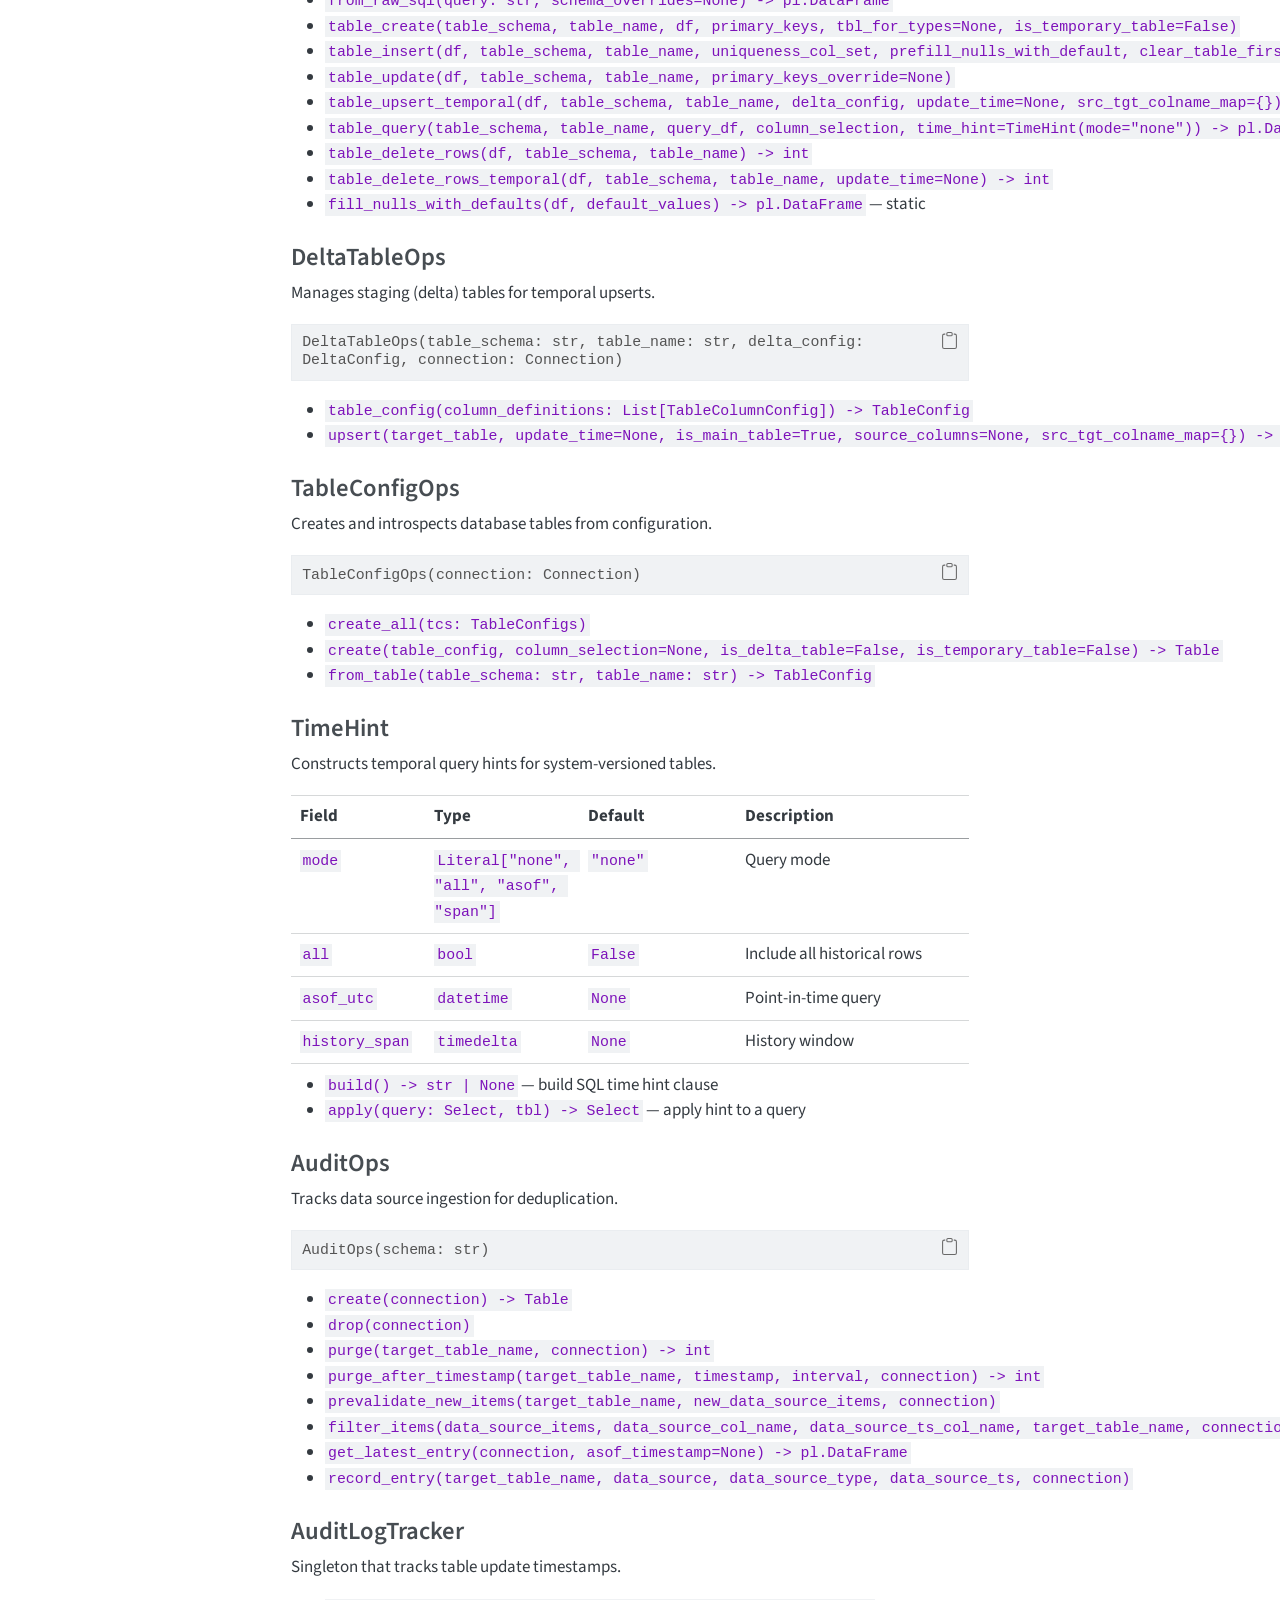
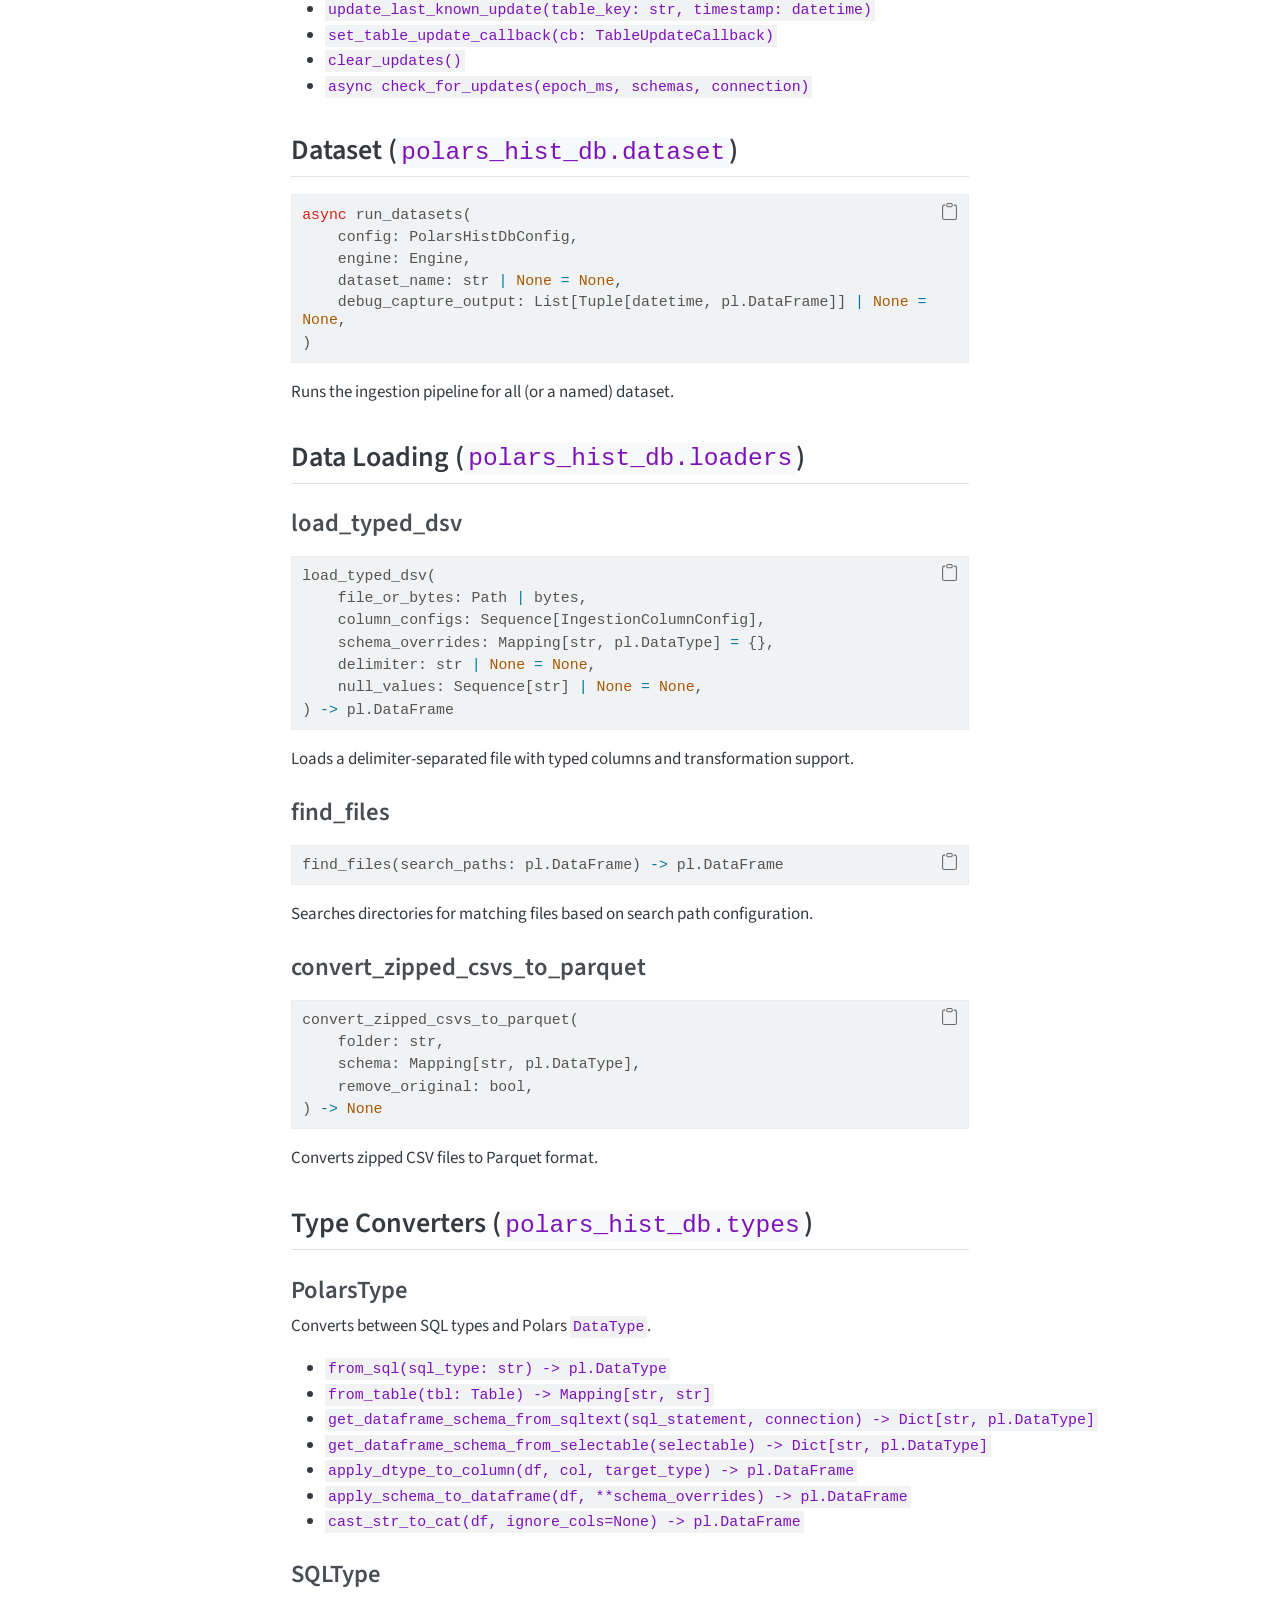
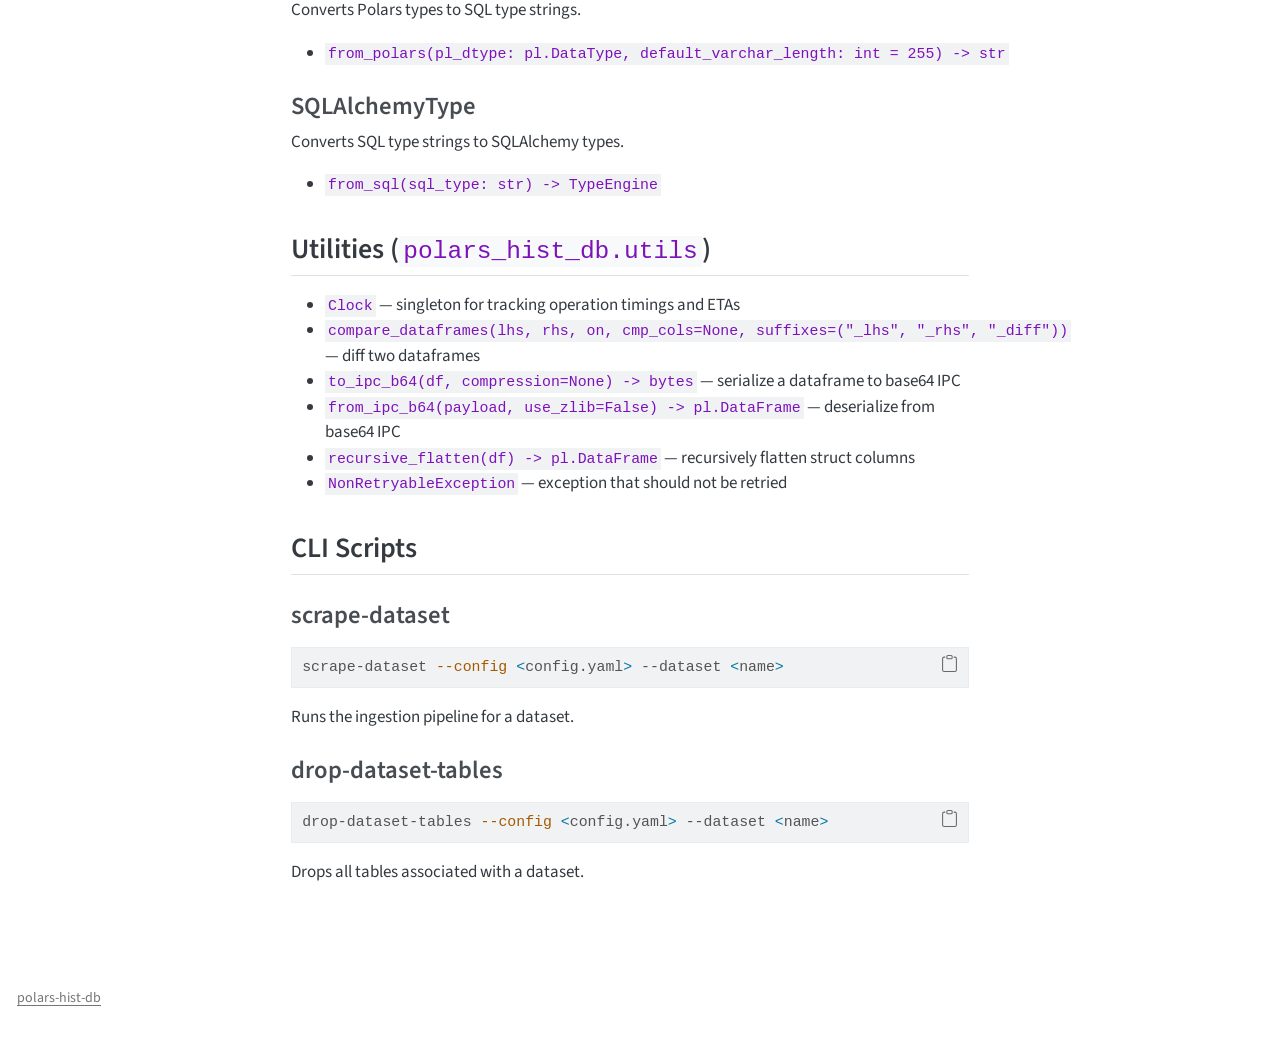
<file: api.html>
<!DOCTYPE html>
<html xmlns="http://www.w3.org/1999/xhtml" lang="en" xml:lang="en"><head>

<meta charset="utf-8">
<meta name="generator" content="quarto-1.10.19">

<meta name="viewport" content="width=device-width, initial-scale=1.0, user-scalable=yes">


<title>API Reference – Polars Hist DB</title>
<style>
/* Default styles provided by pandoc.
** See https://pandoc.org/MANUAL.html#variables-for-html for config info.
*/
span.smallcaps{font-variant: small-caps;}
div.columns{display: flex; gap: 1.5em;}
div.column{flex: auto;}
@media screen {
div.columns{gap: min(4vw, 1.5em);}
div.column{overflow-x: auto;}
}
div.hanging-indent{margin-left: 1.5em; text-indent: -1.5em;}
ul.task-list{list-style: none;}
ul.task-list li input[type="checkbox"] {
  width: 0.8em;
  margin: 0 0.8em 0.2em -1em; /* quarto-specific, see https://github.com/quarto-dev/quarto-cli/issues/4556 */ 
  vertical-align: middle;
}
/* CSS for syntax highlighting */
html { -webkit-text-size-adjust: 100%; }
pre > code.sourceCode { white-space: pre; position: relative; }
pre > code.sourceCode > span { display: inline-block; line-height: 1.25; }
pre > code.sourceCode > span:empty { height: 1.2em; }
.sourceCode { overflow: visible; }
code.sourceCode > span { color: inherit; text-decoration: inherit; }
div.sourceCode { margin: 1em 0; }
pre.sourceCode { margin: 0; }
@media screen {
div.sourceCode { overflow: auto; }
}
@media print {
pre > code.sourceCode { white-space: pre-wrap; }
pre > code.sourceCode > span { text-indent: -5em; padding-left: 5em; }
}
pre.numberSource code
  { counter-reset: source-line 0; }
pre.numberSource code > span
  { position: relative; left: -4em; counter-increment: source-line; }
pre.numberSource code > span > a:first-child::before
  { content: counter(source-line);
    position: relative; left: -1em; text-align: right; vertical-align: baseline;
    border: none; display: inline-block;
    -webkit-touch-callout: none; -webkit-user-select: none;
    -khtml-user-select: none; -moz-user-select: none;
    -ms-user-select: none; user-select: none;
    padding: 0 4px; width: 4em;
  }
pre.numberSource { margin-left: 3em;  padding-left: 4px; }
div.sourceCode
  {   }
@media screen {
pre > code.sourceCode > span > a:first-child::before { text-decoration: underline; }
}
</style>


<script src="site_libs/quarto-nav/quarto-nav.js"></script>
<script src="site_libs/quarto-nav/headroom.min.js"></script>
<script src="site_libs/clipboard/clipboard.min.js"></script>
<script src="site_libs/quarto-search/autocomplete.umd.js"></script>
<script src="site_libs/quarto-search/fuse.min.js"></script>
<script src="site_libs/quarto-search/quarto-search.js"></script>
<meta name="quarto:offset" content="./">
<script src="site_libs/quarto-html/quarto.js" type="module"></script>
<script src="site_libs/quarto-html/tabsets/tabsets.js" type="module"></script>
<script src="site_libs/quarto-html/popper.min.js"></script>
<script src="site_libs/quarto-html/tippy.umd.min.js"></script>
<script src="site_libs/quarto-html/anchor.min.js"></script>
<link href="site_libs/quarto-html/tippy.css" rel="stylesheet">
<link href="site_libs/quarto-html/quarto-syntax-highlighting-e21500bb30e7ce080c64316834ee3be8.css" rel="stylesheet" class="quarto-color-scheme" id="quarto-text-highlighting-styles">
<link href="site_libs/quarto-html/quarto-syntax-highlighting-dark-09606243866072c1aa00d3ff38fff5fe.css" rel="stylesheet" class="quarto-color-scheme quarto-color-alternate" id="quarto-text-highlighting-styles">
<link href="site_libs/quarto-html/quarto-syntax-highlighting-e21500bb30e7ce080c64316834ee3be8.css" rel="stylesheet" class="quarto-color-scheme-extra" id="quarto-text-highlighting-styles">
<script src="site_libs/bootstrap/bootstrap.min.js"></script>
<link href="site_libs/bootstrap/bootstrap-icons.css" rel="stylesheet">
<link href="site_libs/bootstrap/bootstrap-2e805ecb1856ab5fc7014d7291e3adbc.min.css" rel="stylesheet" append-hash="true" class="quarto-color-scheme" id="quarto-bootstrap" data-mode="light">
<link href="site_libs/bootstrap/bootstrap-dark-391dd5a90d4adeed8c7569d8f604ab61.min.css" rel="stylesheet" append-hash="true" class="quarto-color-scheme quarto-color-alternate" id="quarto-bootstrap" data-mode="dark">
<link href="site_libs/bootstrap/bootstrap-2e805ecb1856ab5fc7014d7291e3adbc.min.css" rel="stylesheet" append-hash="true" class="quarto-color-scheme-extra" id="quarto-bootstrap" data-mode="light">
<script id="quarto-search-options" type="application/json">{
  "location": "navbar",
  "copy-button": false,
  "collapse-after": 3,
  "panel-placement": "end",
  "type": "overlay",
  "limit": 50,
  "keyboard-shortcut": [
    "f",
    "/",
    "s"
  ],
  "show-item-context": false,
  "language": {
    "search-no-results-text": "No results",
    "search-matching-documents-text": "matching documents",
    "search-copy-link-title": "Copy link to search",
    "search-hide-matches-text": "Hide additional matches",
    "search-more-match-text": "more match in this document",
    "search-more-matches-text": "more matches in this document",
    "search-clear-button-title": "Clear",
    "search-text-placeholder": "",
    "search-detached-cancel-button-title": "Cancel",
    "search-submit-button-title": "Submit",
    "search-label": "Search"
  }
}</script>


</head>

<body class="nav-sidebar floating nav-fixed quarto-light"><script id="quarto-html-before-body" type="application/javascript">
    const toggleBodyColorMode = (bsSheetEl) => {
      const mode = bsSheetEl.getAttribute("data-mode");
      const bodyEl = window.document.querySelector("body");
      if (mode === "dark") {
        bodyEl.classList.add("quarto-dark");
        bodyEl.classList.remove("quarto-light");
      } else {
        bodyEl.classList.add("quarto-light");
        bodyEl.classList.remove("quarto-dark");
      }
    }
    const toggleBodyColorPrimary = () => {
      const bsSheetEl = window.document.querySelector("link#quarto-bootstrap:not([rel=disabled-stylesheet])");
      if (bsSheetEl) {
        toggleBodyColorMode(bsSheetEl);
      }
    }
    const setColorSchemeToggle = (alternate) => {
      const toggles = window.document.querySelectorAll('.quarto-color-scheme-toggle');
      for (let i=0; i < toggles.length; i++) {
        const toggle = toggles[i];
        if (toggle) {
          if (alternate) {
            toggle.classList.add("alternate");
          } else {
            toggle.classList.remove("alternate");
          }
        }
      }
    };
    const toggleColorMode = (alternate) => {
      // Switch the stylesheets
      const primaryStylesheets = window.document.querySelectorAll('link.quarto-color-scheme:not(.quarto-color-alternate)');
      const alternateStylesheets = window.document.querySelectorAll('link.quarto-color-scheme.quarto-color-alternate');
      manageTransitions('#quarto-margin-sidebar .nav-link', false);
      if (alternate) {
        // note: dark is layered on light, we don't disable primary!
        enableStylesheet(alternateStylesheets);
        for (const sheetNode of alternateStylesheets) {
          if (sheetNode.id === "quarto-bootstrap") {
            toggleBodyColorMode(sheetNode);
          }
        }
      } else {
        disableStylesheet(alternateStylesheets);
        enableStylesheet(primaryStylesheets)
        toggleBodyColorPrimary();
      }
      manageTransitions('#quarto-margin-sidebar .nav-link', true);
      // Switch the toggles
      setColorSchemeToggle(alternate)
      // Hack to workaround the fact that safari doesn't
      // properly recolor the scrollbar when toggling (#1455)
      if (navigator.userAgent.indexOf('Safari') > 0 && navigator.userAgent.indexOf('Chrome') == -1) {
        manageTransitions("body", false);
        window.scrollTo(0, 1);
        setTimeout(() => {
          window.scrollTo(0, 0);
          manageTransitions("body", true);
        }, 40);
      }
    }
    const disableStylesheet = (stylesheets) => {
      for (let i=0; i < stylesheets.length; i++) {
        const stylesheet = stylesheets[i];
        stylesheet.rel = 'disabled-stylesheet';
      }
    }
    const enableStylesheet = (stylesheets) => {
      for (let i=0; i < stylesheets.length; i++) {
        const stylesheet = stylesheets[i];
        if(stylesheet.rel !== 'stylesheet') { // for Chrome, which will still FOUC without this check
          stylesheet.rel = 'stylesheet';
        }
      }
    }
    const manageTransitions = (selector, allowTransitions) => {
      const els = window.document.querySelectorAll(selector);
      for (let i=0; i < els.length; i++) {
        const el = els[i];
        if (allowTransitions) {
          el.classList.remove('notransition');
        } else {
          el.classList.add('notransition');
        }
      }
    }
    const isFileUrl = () => {
      return window.location.protocol === 'file:';
    }
    const hasAlternateSentinel = () => {
      let styleSentinel = getColorSchemeSentinel();
      if (styleSentinel !== null) {
        return styleSentinel === "alternate";
      } else {
        return false;
      }
    }
    const setStyleSentinel = (alternate) => {
      const value = alternate ? "alternate" : "default";
      if (!isFileUrl()) {
        window.localStorage.setItem("quarto-color-scheme", value);
      } else {
        localAlternateSentinel = value;
      }
    }
    const getColorSchemeSentinel = () => {
      if (!isFileUrl()) {
        const storageValue = window.localStorage.getItem("quarto-color-scheme");
        return storageValue != null ? storageValue : localAlternateSentinel;
      } else {
        return localAlternateSentinel;
      }
    }
    const toggleGiscusIfUsed = (isAlternate, darkModeDefault) => {
      const baseTheme = document.querySelector('#giscus-base-theme')?.value ?? 'light';
      const alternateTheme = document.querySelector('#giscus-alt-theme')?.value ?? 'dark';
      let newTheme = '';
      if(authorPrefersDark) {
        newTheme = isAlternate ? baseTheme : alternateTheme;
      } else {
        newTheme = isAlternate ? alternateTheme : baseTheme;
      }
      const changeGiscusTheme = () => {
        // From: https://github.com/giscus/giscus/issues/336
        const sendMessage = (message) => {
          const iframe = document.querySelector('iframe.giscus-frame');
          if (!iframe) return;
          iframe.contentWindow.postMessage({ giscus: message }, 'https://giscus.app');
        }
        sendMessage({
          setConfig: {
            theme: newTheme
          }
        });
      }
      const isGiscussLoaded = window.document.querySelector('iframe.giscus-frame') !== null;
      if (isGiscussLoaded) {
        changeGiscusTheme();
      }
    };
    const authorPrefersDark = false;
    const darkModeDefault = authorPrefersDark;
      document.querySelector('link#quarto-text-highlighting-styles.quarto-color-scheme-extra').rel = 'disabled-stylesheet';
      document.querySelector('link#quarto-bootstrap.quarto-color-scheme-extra').rel = 'disabled-stylesheet';
    let localAlternateSentinel = darkModeDefault ? 'alternate' : 'default';
    // Dark / light mode switch
    window.quartoToggleColorScheme = () => {
      // Read the current dark / light value
      let toAlternate = !hasAlternateSentinel();
      toggleColorMode(toAlternate);
      setStyleSentinel(toAlternate);
      toggleGiscusIfUsed(toAlternate, darkModeDefault);
      window.dispatchEvent(new Event('resize'));
    };
    // Switch to dark mode if need be
    if (hasAlternateSentinel()) {
      toggleColorMode(true);
    } else {
      toggleColorMode(false);
    }
  </script>

<div id="quarto-search-results"></div>
  <header id="quarto-header" class="headroom fixed-top">
    <nav class="navbar navbar-expand-lg " data-bs-theme="dark">
      <div class="navbar-container container-fluid">
      <div class="navbar-brand-container mx-auto">
    <a class="navbar-brand" href="./index.html">
    <span class="navbar-title">Polars Hist DB</span>
    </a>
  </div>
            <div id="quarto-search" class="" title="Search"></div>
          <button class="navbar-toggler" type="button" data-bs-toggle="collapse" data-bs-target="#navbarCollapse" aria-controls="navbarCollapse" role="menu" aria-expanded="false" aria-label="Toggle navigation" onclick="if (window.quartoToggleHeadroom) { window.quartoToggleHeadroom(); }">
  <span class="navbar-toggler-icon"></span>
</button>
          <div class="collapse navbar-collapse" id="navbarCollapse">
            <ul class="navbar-nav navbar-nav-scroll me-auto">
  <li class="nav-item">
    <a class="nav-link active" href="./index.html" aria-current="page"> 
<span class="menu-text">Overview</span></a>
  </li>  
  <li class="nav-item">
    <a class="nav-link" href="./configuration.html"> 
<span class="menu-text">Configuration</span></a>
  </li>  
  <li class="nav-item">
    <a class="nav-link" href="./api.html"> 
<span class="menu-text">API Reference</span></a>
  </li>  
  <li class="nav-item">
    <a class="nav-link" href="./benchmarks.html"> 
<span class="menu-text">Benchmarks</span></a>
  </li>  
</ul>
            <ul class="navbar-nav navbar-nav-scroll ms-auto">
  <li class="nav-item">
    <a class="nav-link" href="https://github.com/jr200-labs/polars-hist-db"> <i class="bi bi-github" role="img">
</i> 
<span class="menu-text">GitHub</span></a>
  </li>  
</ul>
          </div> <!-- /navcollapse -->
            <div class="quarto-navbar-tools">
  <a href="" class="quarto-color-scheme-toggle quarto-navigation-tool  px-1" onclick="window.quartoToggleColorScheme(); return false;" title="Toggle dark mode"><i class="bi"></i></a>
</div>
      </div> <!-- /container-fluid -->
    </nav>
  <nav class="quarto-secondary-nav">
    <div class="container-fluid d-flex">
      <button type="button" class="quarto-btn-toggle btn" data-bs-toggle="collapse" role="button" data-bs-target=".quarto-sidebar-collapse-item" aria-controls="quarto-sidebar" aria-expanded="false" aria-label="Toggle sidebar navigation" onclick="if (window.quartoToggleHeadroom) { window.quartoToggleHeadroom(); }">
        <i class="bi bi-layout-text-sidebar-reverse"></i>
      </button>
        <nav class="quarto-page-breadcrumbs" aria-label="breadcrumb"><ol class="breadcrumb"><li class="breadcrumb-item"><a href="./index.html">Polars Hist DB</a></li><li class="breadcrumb-item"><a href="./api.html">API Reference</a></li></ol></nav>
        <a class="flex-grow-1" role="navigation" data-bs-toggle="collapse" data-bs-target=".quarto-sidebar-collapse-item" aria-controls="quarto-sidebar" aria-expanded="false" aria-label="Toggle sidebar navigation" onclick="if (window.quartoToggleHeadroom) { window.quartoToggleHeadroom(); }">      
        </a>
    </div>
  </nav>
</header>
<!-- content -->
<div id="quarto-content" class="quarto-container page-columns page-rows-contents page-layout-article page-navbar">
<!-- sidebar -->
  <nav id="quarto-sidebar" class="sidebar collapse collapse-horizontal quarto-sidebar-collapse-item sidebar-navigation floating overflow-auto">
    <div class="sidebar-menu-container"> 
    <ul class="list-unstyled mt-1">
        <li class="sidebar-item sidebar-item-section">
      <div class="sidebar-item-container"> 
            <a href="./index.html" class="sidebar-item-text sidebar-link">
 <span class="menu-text">Polars Hist DB</span></a>
          <a class="sidebar-item-toggle text-start" data-bs-toggle="collapse" data-bs-target="#quarto-sidebar-section-1" role="navigation" aria-expanded="true" aria-label="Toggle section">
            <i class="bi bi-chevron-right ms-2"></i>
          </a> 
      </div>
      <ul id="quarto-sidebar-section-1" class="collapse list-unstyled sidebar-section depth1 show">  
          <li class="sidebar-item">
  <div class="sidebar-item-container"> 
  <a href="./configuration.html" class="sidebar-item-text sidebar-link">
 <span class="menu-text">Configuration</span></a>
  </div>
</li>
          <li class="sidebar-item">
  <div class="sidebar-item-container"> 
  <a href="./replicated-overrides.html" class="sidebar-item-text sidebar-link">
 <span class="menu-text">Replicated documents and Arrow-native overrides</span></a>
  </div>
</li>
          <li class="sidebar-item">
  <div class="sidebar-item-container"> 
  <a href="./api.html" class="sidebar-item-text sidebar-link active">
 <span class="menu-text">API Reference</span></a>
  </div>
</li>
          <li class="sidebar-item">
  <div class="sidebar-item-container"> 
  <a href="./backend-contract.html" class="sidebar-item-text sidebar-link">
 <span class="menu-text">Backend Contract</span></a>
  </div>
</li>
          <li class="sidebar-item">
  <div class="sidebar-item-container"> 
  <a href="./benchmarks.html" class="sidebar-item-text sidebar-link">
 <span class="menu-text">Benchmarks</span></a>
  </div>
</li>
          <li class="sidebar-item">
  <div class="sidebar-item-container"> 
  <a href="./examples.html" class="sidebar-item-text sidebar-link">
 <span class="menu-text">Examples</span></a>
  </div>
</li>
      </ul>
  </li>
    </ul>
    </div>
</nav>
<div id="quarto-sidebar-glass" class="quarto-sidebar-collapse-item" data-bs-toggle="collapse" data-bs-target=".quarto-sidebar-collapse-item"></div>
<!-- margin-sidebar -->
    <div id="quarto-margin-sidebar" class="sidebar margin-sidebar">
        <nav id="TOC" role="doc-toc" class="toc-active">
    <h2 id="toc-title">On this page</h2>
   
  <ul>
  <li><a href="#polars_hist_db" id="toc-polars_hist_db" class="nav-link active" data-scroll-target="#polars_hist_db">polars_hist_db</a></li>
  <li><a href="#configuration-polars_hist_db.config" id="toc-configuration-polars_hist_db.config" class="nav-link" data-scroll-target="#configuration-polars_hist_db.config">Configuration (<code>polars_hist_db.config</code>)</a>
  <ul class="collapse">
  <li><a href="#polarshistdbconfig" id="toc-polarshistdbconfig" class="nav-link" data-scroll-target="#polarshistdbconfig">PolarsHistDbConfig</a></li>
  <li><a href="#dbengineconfig" id="toc-dbengineconfig" class="nav-link" data-scroll-target="#dbengineconfig">DbEngineConfig</a></li>
  <li><a href="#backends-polars_hist_db.backends" id="toc-backends-polars_hist_db.backends" class="nav-link" data-scroll-target="#backends-polars_hist_db.backends">Backends (<code>polars_hist_db.backends</code>)</a></li>
  <li><a href="#tableconfig" id="toc-tableconfig" class="nav-link" data-scroll-target="#tableconfig">TableConfig</a></li>
  <li><a href="#tablecolumnconfig" id="toc-tablecolumnconfig" class="nav-link" data-scroll-target="#tablecolumnconfig">TableColumnConfig</a></li>
  <li><a href="#tableconfigs" id="toc-tableconfigs" class="nav-link" data-scroll-target="#tableconfigs">TableConfigs</a></li>
  <li><a href="#datasetconfig" id="toc-datasetconfig" class="nav-link" data-scroll-target="#datasetconfig">DatasetConfig</a></li>
  <li><a href="#deltaconfig" id="toc-deltaconfig" class="nav-link" data-scroll-target="#deltaconfig">DeltaConfig</a></li>
  <li><a href="#transformfnregistry" id="toc-transformfnregistry" class="nav-link" data-scroll-target="#transformfnregistry">TransformFnRegistry</a></li>
  <li><a href="#ingestfnregistry" id="toc-ingestfnregistry" class="nav-link" data-scroll-target="#ingestfnregistry">IngestFnRegistry</a></li>
  <li><a href="#input-sources" id="toc-input-sources" class="nav-link" data-scroll-target="#input-sources">Input Sources</a></li>
  </ul></li>
  <li><a href="#core-operations-polars_hist_db.core" id="toc-core-operations-polars_hist_db.core" class="nav-link" data-scroll-target="#core-operations-polars_hist_db.core">Core Operations (<code>polars_hist_db.core</code>)</a>
  <ul class="collapse">
  <li><a href="#dbops" id="toc-dbops" class="nav-link" data-scroll-target="#dbops">DbOps</a></li>
  <li><a href="#tableops" id="toc-tableops" class="nav-link" data-scroll-target="#tableops">TableOps</a></li>
  <li><a href="#dataframeops" id="toc-dataframeops" class="nav-link" data-scroll-target="#dataframeops">DataframeOps</a></li>
  <li><a href="#deltatableops" id="toc-deltatableops" class="nav-link" data-scroll-target="#deltatableops">DeltaTableOps</a></li>
  <li><a href="#tableconfigops" id="toc-tableconfigops" class="nav-link" data-scroll-target="#tableconfigops">TableConfigOps</a></li>
  <li><a href="#timehint" id="toc-timehint" class="nav-link" data-scroll-target="#timehint">TimeHint</a></li>
  <li><a href="#auditops" id="toc-auditops" class="nav-link" data-scroll-target="#auditops">AuditOps</a></li>
  <li><a href="#auditlogtracker" id="toc-auditlogtracker" class="nav-link" data-scroll-target="#auditlogtracker">AuditLogTracker</a></li>
  </ul></li>
  <li><a href="#dataset-polars_hist_db.dataset" id="toc-dataset-polars_hist_db.dataset" class="nav-link" data-scroll-target="#dataset-polars_hist_db.dataset">Dataset (<code>polars_hist_db.dataset</code>)</a></li>
  <li><a href="#data-loading-polars_hist_db.loaders" id="toc-data-loading-polars_hist_db.loaders" class="nav-link" data-scroll-target="#data-loading-polars_hist_db.loaders">Data Loading (<code>polars_hist_db.loaders</code>)</a>
  <ul class="collapse">
  <li><a href="#load_typed_dsv" id="toc-load_typed_dsv" class="nav-link" data-scroll-target="#load_typed_dsv">load_typed_dsv</a></li>
  <li><a href="#find_files" id="toc-find_files" class="nav-link" data-scroll-target="#find_files">find_files</a></li>
  <li><a href="#convert_zipped_csvs_to_parquet" id="toc-convert_zipped_csvs_to_parquet" class="nav-link" data-scroll-target="#convert_zipped_csvs_to_parquet">convert_zipped_csvs_to_parquet</a></li>
  </ul></li>
  <li><a href="#type-converters-polars_hist_db.types" id="toc-type-converters-polars_hist_db.types" class="nav-link" data-scroll-target="#type-converters-polars_hist_db.types">Type Converters (<code>polars_hist_db.types</code>)</a>
  <ul class="collapse">
  <li><a href="#polarstype" id="toc-polarstype" class="nav-link" data-scroll-target="#polarstype">PolarsType</a></li>
  <li><a href="#sqltype" id="toc-sqltype" class="nav-link" data-scroll-target="#sqltype">SQLType</a></li>
  <li><a href="#sqlalchemytype" id="toc-sqlalchemytype" class="nav-link" data-scroll-target="#sqlalchemytype">SQLAlchemyType</a></li>
  </ul></li>
  <li><a href="#utilities-polars_hist_db.utils" id="toc-utilities-polars_hist_db.utils" class="nav-link" data-scroll-target="#utilities-polars_hist_db.utils">Utilities (<code>polars_hist_db.utils</code>)</a></li>
  <li><a href="#cli-scripts" id="toc-cli-scripts" class="nav-link" data-scroll-target="#cli-scripts">CLI Scripts</a>
  <ul class="collapse">
  <li><a href="#scrape-dataset" id="toc-scrape-dataset" class="nav-link" data-scroll-target="#scrape-dataset">scrape-dataset</a></li>
  <li><a href="#drop-dataset-tables" id="toc-drop-dataset-tables" class="nav-link" data-scroll-target="#drop-dataset-tables">drop-dataset-tables</a></li>
  </ul></li>
  </ul>
<div class="toc-actions"><ul><li><a href="https://github.com/jr200-labs/polars-hist-db/blob/main/api.qmd" class="toc-action"><i class="bi bi-github"></i>View source</a></li><li><a href="https://github.com/jr200-labs/polars-hist-db/issues/new" class="toc-action"><i class="bi empty"></i>Report an issue</a></li></ul></div></nav>
    </div>
<!-- main -->
<main class="content" id="quarto-document-content">


<header id="title-block-header" class="quarto-title-block default"><nav class="quarto-page-breadcrumbs quarto-title-breadcrumbs d-none d-lg-block" aria-label="breadcrumb"><ol class="breadcrumb"><li class="breadcrumb-item"><a href="./index.html">Polars Hist DB</a></li><li class="breadcrumb-item"><a href="./api.html">API Reference</a></li></ol></nav>
<div class="quarto-title">
<h1 class="title">API Reference</h1>
</div>



<div class="quarto-title-meta">

    
  
    
  </div>
  


</header>


<section id="polars_hist_db" class="level2">
<h2 class="anchored" data-anchor-id="polars_hist_db">polars_hist_db</h2>
<p>Top-level package. Enables Polars string cache on import.</p>
<ul>
<li><code>enable_debug_mode()</code> — enables debug mode for Polars dataframe display</li>
</ul>
</section>
<section id="configuration-polars_hist_db.config" class="level2">
<h2 class="anchored" data-anchor-id="configuration-polars_hist_db.config">Configuration (<code>polars_hist_db.config</code>)</h2>
<p>Objects to access the configuration structure instantiated from YAML.</p>
<section id="polarshistdbconfig" class="level3">
<h3 class="anchored" data-anchor-id="polarshistdbconfig">PolarsHistDbConfig</h3>
<p>Root configuration object.</p>
<div class="code-copy-outer-scaffold"><div class="sourceCode" id="cb1"><pre class="sourceCode python code-with-copy"><code class="sourceCode python"><span id="cb1-1"><a href="#cb1-1" aria-hidden="true" tabindex="-1"></a>PolarsHistDbConfig.from_yaml(</span>
<span id="cb1-2"><a href="#cb1-2" aria-hidden="true" tabindex="-1"></a>    filename: <span class="bu">str</span>,</span>
<span id="cb1-3"><a href="#cb1-3" aria-hidden="true" tabindex="-1"></a>    table_configs_path: <span class="bu">str</span> <span class="op">=</span> <span class="st">"table_configs"</span>,</span>
<span id="cb1-4"><a href="#cb1-4" aria-hidden="true" tabindex="-1"></a>    datasets_path: <span class="bu">str</span> <span class="op">=</span> <span class="st">"datasets"</span>,</span>
<span id="cb1-5"><a href="#cb1-5" aria-hidden="true" tabindex="-1"></a>    db_config_path: <span class="bu">str</span> <span class="op">=</span> <span class="st">"db"</span>,</span>
<span id="cb1-6"><a href="#cb1-6" aria-hidden="true" tabindex="-1"></a>) <span class="op">-&gt;</span> PolarsHistDbConfig</span></code></pre></div><button title="Copy to Clipboard" class="code-copy-button"><i class="bi"></i></button></div>
<table class="caption-top table">
<thead>
<tr class="header">
<th>Attribute</th>
<th>Type</th>
<th>Description</th>
</tr>
</thead>
<tbody>
<tr class="odd">
<td><code>tables</code></td>
<td><code>TableConfigs</code></td>
<td>Collection of table configurations</td>
</tr>
<tr class="even">
<td><code>db_config</code></td>
<td><code>DbEngineConfig</code></td>
<td>Database connection settings</td>
</tr>
<tr class="odd">
<td><code>datasets</code></td>
<td><code>DatasetsConfig</code></td>
<td>Dataset definitions</td>
</tr>
</tbody>
</table>
</section>
<section id="dbengineconfig" class="level3">
<h3 class="anchored" data-anchor-id="dbengineconfig">DbEngineConfig</h3>
<p>Database connection and engine settings.</p>
<table class="caption-top table">
<colgroup>
<col style="width: 20%">
<col style="width: 17%">
<col style="width: 25%">
<col style="width: 37%">
</colgroup>
<thead>
<tr class="header">
<th>Field</th>
<th>Type</th>
<th>Default</th>
<th>Description</th>
</tr>
</thead>
<tbody>
<tr class="odd">
<td><code>database</code></td>
<td><code>str | None</code></td>
<td><code>None</code></td>
<td>Optional database/schema name</td>
</tr>
<tr class="even">
<td><code>hostname</code></td>
<td><code>str</code></td>
<td>—</td>
<td>Database host</td>
</tr>
<tr class="odd">
<td><code>backend</code></td>
<td><code>str</code></td>
<td><code>"mariadb"</code></td>
<td>Database backend</td>
</tr>
<tr class="even">
<td><code>port</code></td>
<td><code>int</code></td>
<td><code>3306</code> (MariaDB), <code>5432</code> (XTDB)</td>
<td>Connection port</td>
</tr>
<tr class="odd">
<td><code>adbc_port</code></td>
<td><code>int | None</code></td>
<td><code>9832</code> (XTDB), otherwise <code>None</code></td>
<td>FlightSQL/ADBC ingest port</td>
</tr>
<tr class="even">
<td><code>username</code></td>
<td><code>str</code></td>
<td>—</td>
<td>Database user</td>
</tr>
<tr class="odd">
<td><code>password</code></td>
<td><code>str</code></td>
<td>—</td>
<td>Database password</td>
</tr>
<tr class="even">
<td><code>max_rows_per_insert</code></td>
<td><code>int | None</code></td>
<td><code>10000</code> (XTDB), otherwise <code>None</code></td>
<td>Chunk size for XTDB inserts</td>
</tr>
<tr class="odd">
<td><code>ssl_config</code></td>
<td><code>SslConfig</code></td>
<td><code>None</code></td>
<td>Optional SSL configuration</td>
</tr>
<tr class="even">
<td><code>pool_size</code></td>
<td><code>int</code></td>
<td><code>3</code></td>
<td>Connection pool size</td>
</tr>
<tr class="odd">
<td><code>max_overflow</code></td>
<td><code>int</code></td>
<td><code>2</code></td>
<td>Max overflow connections</td>
</tr>
</tbody>
</table>
<ul>
<li><code>get_engine() -&gt; Engine</code> — returns a cached SQLAlchemy engine</li>
<li><code>dispose()</code> — disposes the cached engine</li>
</ul>
</section>
<section id="backends-polars_hist_db.backends" class="level3">
<h3 class="anchored" data-anchor-id="backends-polars_hist_db.backends">Backends (<code>polars_hist_db.backends</code>)</h3>
<p>Backend adapters provide the storage boundary used by the core project for MariaDB and XTDB.</p>
<ul>
<li><code>DbEngineConfig.from_mapping(cfg) -&gt; DbEngineConfig</code></li>
<li><code>get_backend(name="mariadb") -&gt; HistoricalDbBackend</code></li>
<li><code>backend_from_config(config: DbEngineConfig) -&gt; HistoricalDbBackend</code></li>
<li><code>backend.time_hint_clause(time_hint: TimeHint) -&gt; str | None</code></li>
<li><code>MariaDbBackend</code> — complete adapter with default support and SQLAlchemy compatibility.</li>
<li><code>XtdbBackend</code> — XTDB adapter with SQL/pgwire + ADBC/FlightSQL paths for reads, inserts, and temporal upserts.</li>
</ul>
</section>
<section id="tableconfig" class="level3">
<h3 class="anchored" data-anchor-id="tableconfig">TableConfig</h3>
<p>Defines a single database table.</p>
<table class="caption-top table">
<colgroup>
<col style="width: 20%">
<col style="width: 17%">
<col style="width: 25%">
<col style="width: 37%">
</colgroup>
<thead>
<tr class="header">
<th>Field</th>
<th>Type</th>
<th>Default</th>
<th>Description</th>
</tr>
</thead>
<tbody>
<tr class="odd">
<td><code>name</code></td>
<td><code>str</code></td>
<td>—</td>
<td>Table name</td>
</tr>
<tr class="even">
<td><code>schema</code></td>
<td><code>str</code></td>
<td>—</td>
<td>Database schema</td>
</tr>
<tr class="odd">
<td><code>columns</code></td>
<td><code>List[TableColumnConfig]</code></td>
<td>—</td>
<td>Column definitions</td>
</tr>
<tr class="even">
<td><code>primary_keys</code></td>
<td><code>List[str]</code></td>
<td>—</td>
<td>Primary key columns</td>
</tr>
<tr class="odd">
<td><code>foreign_keys</code></td>
<td><code>List[ForeignKeyConfig]</code></td>
<td><code>[]</code></td>
<td>Foreign key constraints</td>
</tr>
<tr class="even">
<td><code>is_temporal</code></td>
<td><code>bool</code></td>
<td><code>False</code></td>
<td>Whether table uses system versioning</td>
</tr>
<tr class="odd">
<td><code>forbid_drop_table</code></td>
<td><code>bool</code></td>
<td><code>False</code></td>
<td>Prevent table drops</td>
</tr>
</tbody>
</table>
<ul>
<li><code>from_yaml(file_path: str) -&gt; TableConfig</code></li>
<li><code>from_dataframe(df, table_schema, table_name, primary_keys, default_categorical_length) -&gt; TableConfig</code></li>
<li><code>columns_df() -&gt; pl.DataFrame</code></li>
<li><code>table_names() -&gt; List[str]</code></li>
<li><code>dtypes() -&gt; Mapping[str, pl.DataType]</code></li>
<li><code>build_sqlalchemy_columns(is_delta_table: bool) -&gt; List[Column]</code></li>
<li><code>to_df() -&gt; pl.DataFrame</code></li>
</ul>
</section>
<section id="tablecolumnconfig" class="level3">
<h3 class="anchored" data-anchor-id="tablecolumnconfig">TableColumnConfig</h3>
<p>Defines a single column.</p>
<table class="caption-top table">
<thead>
<tr class="header">
<th>Field</th>
<th>Type</th>
<th>Default</th>
<th>Description</th>
</tr>
</thead>
<tbody>
<tr class="odd">
<td><code>table</code></td>
<td><code>str</code></td>
<td>—</td>
<td>Owning table name</td>
</tr>
<tr class="even">
<td><code>name</code></td>
<td><code>str</code></td>
<td>—</td>
<td>Column name</td>
</tr>
<tr class="odd">
<td><code>data_type</code></td>
<td><code>str</code></td>
<td>—</td>
<td>SQL data type</td>
</tr>
<tr class="even">
<td><code>default_value</code></td>
<td><code>str</code></td>
<td><code>None</code></td>
<td>Default value</td>
</tr>
<tr class="odd">
<td><code>autoincrement</code></td>
<td><code>bool</code></td>
<td><code>False</code></td>
<td>Auto-increment</td>
</tr>
<tr class="even">
<td><code>nullable</code></td>
<td><code>bool</code></td>
<td><code>True</code></td>
<td>Allow nulls</td>
</tr>
<tr class="odd">
<td><code>unique_constraint</code></td>
<td><code>List[str]</code></td>
<td><code>[]</code></td>
<td>Unique constraints</td>
</tr>
</tbody>
</table>
</section>
<section id="tableconfigs" class="level3">
<h3 class="anchored" data-anchor-id="tableconfigs">TableConfigs</h3>
<p>Collection of <code>TableConfig</code> objects.</p>
<ul>
<li><code>__getitem__(name: str) -&gt; TableConfig</code> — lookup by table name</li>
<li><code>names() -&gt; List[str]</code></li>
<li><code>schemas() -&gt; List[str]</code></li>
<li><code>from_yamls(*file_path: str) -&gt; TableConfigs</code></li>
</ul>
</section>
<section id="datasetconfig" class="level3">
<h3 class="anchored" data-anchor-id="datasetconfig">DatasetConfig</h3>
<p>Defines a data source and its ingestion pipeline.</p>
<table class="caption-top table">
<colgroup>
<col style="width: 20%">
<col style="width: 17%">
<col style="width: 25%">
<col style="width: 37%">
</colgroup>
<thead>
<tr class="header">
<th>Field</th>
<th>Type</th>
<th>Default</th>
<th>Description</th>
</tr>
</thead>
<tbody>
<tr class="odd">
<td><code>name</code></td>
<td><code>str</code></td>
<td>—</td>
<td>Dataset name</td>
</tr>
<tr class="even">
<td><code>delta_table_schema</code></td>
<td><code>str</code></td>
<td>—</td>
<td>Target schema</td>
</tr>
<tr class="odd">
<td><code>input_config</code></td>
<td><code>InputConfig</code></td>
<td>—</td>
<td>Input source configuration</td>
</tr>
<tr class="even">
<td><code>pipeline</code></td>
<td><code>Pipeline</code></td>
<td>—</td>
<td>Ingestion pipeline definition</td>
</tr>
<tr class="odd">
<td><code>scrape_limit</code></td>
<td><code>int</code></td>
<td><code>-1</code></td>
<td>Max items to scrape (-1 = unlimited)</td>
</tr>
<tr class="even">
<td><code>time_partition</code></td>
<td><code>TimePartition</code></td>
<td><code>None</code></td>
<td>Optional time partitioning</td>
</tr>
<tr class="odd">
<td><code>null_values</code></td>
<td><code>Sequence[str]</code></td>
<td><code>None</code></td>
<td>Strings treated as null</td>
</tr>
<tr class="even">
<td><code>delta_config</code></td>
<td><code>DeltaConfig</code></td>
<td>—</td>
<td>Delta/upsert behaviour</td>
</tr>
</tbody>
</table>
</section>
<section id="deltaconfig" class="level3">
<h3 class="anchored" data-anchor-id="deltaconfig">DeltaConfig</h3>
<p>Controls temporal upsert behaviour.</p>
<table class="caption-top table">
<colgroup>
<col style="width: 20%">
<col style="width: 17%">
<col style="width: 25%">
<col style="width: 37%">
</colgroup>
<thead>
<tr class="header">
<th>Field</th>
<th>Type</th>
<th>Default</th>
<th>Description</th>
</tr>
</thead>
<tbody>
<tr class="odd">
<td><code>drop_unchanged_rows</code></td>
<td><code>bool</code></td>
<td><code>False</code></td>
<td>Skip rows that haven’t changed</td>
</tr>
<tr class="even">
<td><code>on_duplicate_key</code></td>
<td><code>Literal["error", "take_last", "take_first"]</code></td>
<td><code>"error"</code></td>
<td>Duplicate handling strategy</td>
</tr>
<tr class="odd">
<td><code>prefill_nulls_with_default</code></td>
<td><code>bool</code></td>
<td><code>False</code></td>
<td>Fill nulls with defaults</td>
</tr>
<tr class="even">
<td><code>row_finality</code></td>
<td><code>Literal["disabled", "dropout", "manual"]</code></td>
<td><code>"disabled"</code></td>
<td>Handling of disappeared rows</td>
</tr>
<tr class="odd">
<td><code>is_temporary_table</code></td>
<td><code>bool</code></td>
<td><code>True</code></td>
<td>Use temporary staging table</td>
</tr>
</tbody>
</table>
</section>
<section id="transformfnregistry" class="level3">
<h3 class="anchored" data-anchor-id="transformfnregistry">TransformFnRegistry</h3>
<p>Singleton registry for column transformation functions.</p>
<ul>
<li><code>register_function(name: str, fn: TransformFnSignature, allow_overwrite: bool = False)</code></li>
<li><code>delete_function(name: str)</code></li>
<li><code>call_function(name: str, df: pl.DataFrame, result_col: str, args: List[Any]) -&gt; pl.DataFrame</code></li>
<li><code>list_functions() -&gt; List[str]</code></li>
</ul>
<p>Built-in transforms: <code>null_if_gte</code>, <code>apply_type_casts</code>, <code>combine_columns</code>, <code>map_to_true</code>, <code>parse_date</code></p>
<p><code>TransformFnSignature = Callable[[pl.DataFrame, str, List[Any]], pl.DataFrame]</code></p>
</section>
<section id="ingestfnregistry" class="level3">
<h3 class="anchored" data-anchor-id="ingestfnregistry">IngestFnRegistry</h3>
<p>Singleton registry for ingestion functions.</p>
<ul>
<li><code>register_function(name: str, fn: IngestFnSignature, allow_overwrite: bool = False)</code></li>
<li><code>delete_function(name: str)</code></li>
<li><code>call_function(payload: Any, ts: datetime, name: str, args: Dict[str, Any]) -&gt; pl.DataFrame</code></li>
<li><code>list_functions() -&gt; List[str]</code></li>
</ul>
<p><code>IngestFnSignature = Callable[[Any, datetime, Dict[str, Any]], pl.DataFrame]</code></p>
</section>
<section id="input-sources" class="level3">
<h3 class="anchored" data-anchor-id="input-sources">Input Sources</h3>
<p>Input configuration is polymorphic via <code>InputConfig.from_dict(config)</code>.</p>
<p><strong><code>DsvCrawlerInputConfig</code></strong> — file-based ingestion via search paths.</p>
<p><strong><code>JetStreamInputConfig</code></strong> — NATS JetStream ingestion with fields:</p>
<ul>
<li><code>jetstream: JetStreamConfig</code></li>
<li><code>nats: NatsConfig</code></li>
<li><code>payload_ingest: JetstreamIngestConfig</code></li>
<li><code>run_until: Literal["empty", "forever"]</code></li>
</ul>
<p><code>JetStreamFetchConfig.heartbeat_interval</code> controls <code>in_progress()</code> heartbeats in seconds (default <code>30</code>; set to <code>0</code> to disable).</p>
</section>
</section>
<section id="core-operations-polars_hist_db.core" class="level2">
<h2 class="anchored" data-anchor-id="core-operations-polars_hist_db.core">Core Operations (<code>polars_hist_db.core</code>)</h2>
<section id="dbops" class="level3">
<h3 class="anchored" data-anchor-id="dbops">DbOps</h3>
<p>Low-level database operations.</p>
<div class="code-copy-outer-scaffold"><div class="sourceCode" id="cb2"><pre class="sourceCode python code-with-copy"><code class="sourceCode python"><span id="cb2-1"><a href="#cb2-1" aria-hidden="true" tabindex="-1"></a>DbOps(connection: Connection)</span></code></pre></div><button title="Copy to Clipboard" class="code-copy-button"><i class="bi"></i></button></div>
<ul>
<li><code>db_create(table_schema: str)</code> — create schema if not exists</li>
<li><code>execute_sqlalchemy(description, statement, parameters=None, disable_foreign_key_checks=False, disable_keys=None) -&gt; CursorResult</code></li>
<li><code>get_all_variables(filter: str = None) -&gt; pl.DataFrame</code></li>
<li><code>get_system_versioning_time() -&gt; datetime</code></li>
<li><code>set_system_versioning_time(t: datetime | None)</code></li>
<li><code>enable_engine_logging(level: int)</code> — static</li>
</ul>
</section>
<section id="tableops" class="level3">
<h3 class="anchored" data-anchor-id="tableops">TableOps</h3>
<p>Table-level metadata and operations.</p>
<div class="code-copy-outer-scaffold"><div class="sourceCode" id="cb3"><pre class="sourceCode python code-with-copy"><code class="sourceCode python"><span id="cb3-1"><a href="#cb3-1" aria-hidden="true" tabindex="-1"></a>TableOps(table_schema: <span class="bu">str</span>, table_name: <span class="bu">str</span>, connection: Connection)</span></code></pre></div><button title="Copy to Clipboard" class="code-copy-button"><i class="bi"></i></button></div>
<ul>
<li><code>enable_system_versioning(partition_interval: str = "1 YEAR")</code></li>
<li><code>get_table_metadata(autoload_metadata: bool = True) -&gt; Table</code></li>
<li><code>row_count() -&gt; int</code></li>
<li><code>get_column_intersection(column_selection: Sequence[str] | None) -&gt; ColumnCollection</code></li>
<li><code>has_all_columns(search_col_names: Sequence[str]) -&gt; bool</code></li>
<li><code>get_primary_keys(tbl, remap={}, include_temporal=False) -&gt; Sequence[Column]</code></li>
<li><code>is_temporal_table() -&gt; bool</code></li>
<li><code>table_exists() -&gt; bool</code></li>
</ul>
</section>
<section id="dataframeops" class="level3">
<h3 class="anchored" data-anchor-id="dataframeops">DataframeOps</h3>
<p>DataFrame ↔︎ database transfer operations.</p>
<div class="code-copy-outer-scaffold"><div class="sourceCode" id="cb4"><pre class="sourceCode python code-with-copy"><code class="sourceCode python"><span id="cb4-1"><a href="#cb4-1" aria-hidden="true" tabindex="-1"></a>DataframeOps(connection: Connection)</span></code></pre></div><button title="Copy to Clipboard" class="code-copy-button"><i class="bi"></i></button></div>
<ul>
<li><code>from_table(table_schema, table_name, time_hint=None) -&gt; pl.DataFrame</code></li>
<li><code>from_selectable(query, schema_overrides=None) -&gt; pl.DataFrame</code></li>
<li><code>from_raw_sql(query: str, schema_overrides=None) -&gt; pl.DataFrame</code></li>
<li><code>table_create(table_schema, table_name, df, primary_keys, tbl_for_types=None, is_temporary_table=False)</code></li>
<li><code>table_insert(df, table_schema, table_name, uniqueness_col_set, prefill_nulls_with_default, clear_table_first=False) -&gt; int</code></li>
<li><code>table_update(df, table_schema, table_name, primary_keys_override=None)</code></li>
<li><code>table_upsert_temporal(df, table_schema, table_name, delta_config, update_time=None, src_tgt_colname_map={})</code></li>
<li><code>table_query(table_schema, table_name, query_df, column_selection, time_hint=TimeHint(mode="none")) -&gt; pl.DataFrame</code></li>
<li><code>table_delete_rows(df, table_schema, table_name) -&gt; int</code></li>
<li><code>table_delete_rows_temporal(df, table_schema, table_name, update_time=None) -&gt; int</code></li>
<li><code>fill_nulls_with_defaults(df, default_values) -&gt; pl.DataFrame</code> — static</li>
</ul>
</section>
<section id="deltatableops" class="level3">
<h3 class="anchored" data-anchor-id="deltatableops">DeltaTableOps</h3>
<p>Manages staging (delta) tables for temporal upserts.</p>
<div class="code-copy-outer-scaffold"><div class="sourceCode" id="cb5"><pre class="sourceCode python code-with-copy"><code class="sourceCode python"><span id="cb5-1"><a href="#cb5-1" aria-hidden="true" tabindex="-1"></a>DeltaTableOps(table_schema: <span class="bu">str</span>, table_name: <span class="bu">str</span>, delta_config: DeltaConfig, connection: Connection)</span></code></pre></div><button title="Copy to Clipboard" class="code-copy-button"><i class="bi"></i></button></div>
<ul>
<li><code>table_config(column_definitions: List[TableColumnConfig]) -&gt; TableConfig</code></li>
<li><code>upsert(target_table, update_time=None, is_main_table=True, source_columns=None, src_tgt_colname_map={}) -&gt; Tuple[int, int, int]</code></li>
</ul>
</section>
<section id="tableconfigops" class="level3">
<h3 class="anchored" data-anchor-id="tableconfigops">TableConfigOps</h3>
<p>Creates and introspects database tables from configuration.</p>
<div class="code-copy-outer-scaffold"><div class="sourceCode" id="cb6"><pre class="sourceCode python code-with-copy"><code class="sourceCode python"><span id="cb6-1"><a href="#cb6-1" aria-hidden="true" tabindex="-1"></a>TableConfigOps(connection: Connection)</span></code></pre></div><button title="Copy to Clipboard" class="code-copy-button"><i class="bi"></i></button></div>
<ul>
<li><code>create_all(tcs: TableConfigs)</code></li>
<li><code>create(table_config, column_selection=None, is_delta_table=False, is_temporary_table=False) -&gt; Table</code></li>
<li><code>from_table(table_schema: str, table_name: str) -&gt; TableConfig</code></li>
</ul>
</section>
<section id="timehint" class="level3">
<h3 class="anchored" data-anchor-id="timehint">TimeHint</h3>
<p>Constructs temporal query hints for system-versioned tables.</p>
<table class="caption-top table">
<colgroup>
<col style="width: 20%">
<col style="width: 17%">
<col style="width: 25%">
<col style="width: 37%">
</colgroup>
<thead>
<tr class="header">
<th>Field</th>
<th>Type</th>
<th>Default</th>
<th>Description</th>
</tr>
</thead>
<tbody>
<tr class="odd">
<td><code>mode</code></td>
<td><code>Literal["none", "all", "asof", "span"]</code></td>
<td><code>"none"</code></td>
<td>Query mode</td>
</tr>
<tr class="even">
<td><code>all</code></td>
<td><code>bool</code></td>
<td><code>False</code></td>
<td>Include all historical rows</td>
</tr>
<tr class="odd">
<td><code>asof_utc</code></td>
<td><code>datetime</code></td>
<td><code>None</code></td>
<td>Point-in-time query</td>
</tr>
<tr class="even">
<td><code>history_span</code></td>
<td><code>timedelta</code></td>
<td><code>None</code></td>
<td>History window</td>
</tr>
</tbody>
</table>
<ul>
<li><code>build() -&gt; str | None</code> — build SQL time hint clause</li>
<li><code>apply(query: Select, tbl) -&gt; Select</code> — apply hint to a query</li>
</ul>
</section>
<section id="auditops" class="level3">
<h3 class="anchored" data-anchor-id="auditops">AuditOps</h3>
<p>Tracks data source ingestion for deduplication.</p>
<div class="code-copy-outer-scaffold"><div class="sourceCode" id="cb7"><pre class="sourceCode python code-with-copy"><code class="sourceCode python"><span id="cb7-1"><a href="#cb7-1" aria-hidden="true" tabindex="-1"></a>AuditOps(schema: <span class="bu">str</span>)</span></code></pre></div><button title="Copy to Clipboard" class="code-copy-button"><i class="bi"></i></button></div>
<ul>
<li><code>create(connection) -&gt; Table</code></li>
<li><code>drop(connection)</code></li>
<li><code>purge(target_table_name, connection) -&gt; int</code></li>
<li><code>purge_after_timestamp(target_table_name, timestamp, interval, connection) -&gt; int</code></li>
<li><code>prevalidate_new_items(target_table_name, new_data_source_items, connection)</code></li>
<li><code>filter_items(data_source_items, data_source_col_name, data_source_ts_col_name, target_table_name, connection) -&gt; pl.DataFrame</code></li>
<li><code>get_latest_entry(connection, asof_timestamp=None) -&gt; pl.DataFrame</code></li>
<li><code>record_entry(target_table_name, data_source, data_source_type, data_source_ts, connection)</code></li>
</ul>
</section>
<section id="auditlogtracker" class="level3">
<h3 class="anchored" data-anchor-id="auditlogtracker">AuditLogTracker</h3>
<p>Singleton that tracks table update timestamps.</p>
<ul>
<li><code>update_last_known_update(table_key: str, timestamp: datetime)</code></li>
<li><code>set_table_update_callback(cb: TableUpdateCallback)</code></li>
<li><code>clear_updates()</code></li>
<li><code>async check_for_updates(epoch_ms, schemas, connection)</code></li>
</ul>
</section>
</section>
<section id="dataset-polars_hist_db.dataset" class="level2">
<h2 class="anchored" data-anchor-id="dataset-polars_hist_db.dataset">Dataset (<code>polars_hist_db.dataset</code>)</h2>
<div class="code-copy-outer-scaffold"><div class="sourceCode" id="cb8"><pre class="sourceCode python code-with-copy"><code class="sourceCode python"><span id="cb8-1"><a href="#cb8-1" aria-hidden="true" tabindex="-1"></a><span class="cf">async</span> run_datasets(</span>
<span id="cb8-2"><a href="#cb8-2" aria-hidden="true" tabindex="-1"></a>    config: PolarsHistDbConfig,</span>
<span id="cb8-3"><a href="#cb8-3" aria-hidden="true" tabindex="-1"></a>    engine: Engine,</span>
<span id="cb8-4"><a href="#cb8-4" aria-hidden="true" tabindex="-1"></a>    dataset_name: <span class="bu">str</span> <span class="op">|</span> <span class="va">None</span> <span class="op">=</span> <span class="va">None</span>,</span>
<span id="cb8-5"><a href="#cb8-5" aria-hidden="true" tabindex="-1"></a>    debug_capture_output: List[Tuple[datetime, pl.DataFrame]] <span class="op">|</span> <span class="va">None</span> <span class="op">=</span> <span class="va">None</span>,</span>
<span id="cb8-6"><a href="#cb8-6" aria-hidden="true" tabindex="-1"></a>)</span></code></pre></div><button title="Copy to Clipboard" class="code-copy-button"><i class="bi"></i></button></div>
<p>Runs the ingestion pipeline for all (or a named) dataset.</p>
</section>
<section id="data-loading-polars_hist_db.loaders" class="level2">
<h2 class="anchored" data-anchor-id="data-loading-polars_hist_db.loaders">Data Loading (<code>polars_hist_db.loaders</code>)</h2>
<section id="load_typed_dsv" class="level3">
<h3 class="anchored" data-anchor-id="load_typed_dsv">load_typed_dsv</h3>
<div class="code-copy-outer-scaffold"><div class="sourceCode" id="cb9"><pre class="sourceCode python code-with-copy"><code class="sourceCode python"><span id="cb9-1"><a href="#cb9-1" aria-hidden="true" tabindex="-1"></a>load_typed_dsv(</span>
<span id="cb9-2"><a href="#cb9-2" aria-hidden="true" tabindex="-1"></a>    file_or_bytes: Path <span class="op">|</span> <span class="bu">bytes</span>,</span>
<span id="cb9-3"><a href="#cb9-3" aria-hidden="true" tabindex="-1"></a>    column_configs: Sequence[IngestionColumnConfig],</span>
<span id="cb9-4"><a href="#cb9-4" aria-hidden="true" tabindex="-1"></a>    schema_overrides: Mapping[<span class="bu">str</span>, pl.DataType] <span class="op">=</span> {},</span>
<span id="cb9-5"><a href="#cb9-5" aria-hidden="true" tabindex="-1"></a>    delimiter: <span class="bu">str</span> <span class="op">|</span> <span class="va">None</span> <span class="op">=</span> <span class="va">None</span>,</span>
<span id="cb9-6"><a href="#cb9-6" aria-hidden="true" tabindex="-1"></a>    null_values: Sequence[<span class="bu">str</span>] <span class="op">|</span> <span class="va">None</span> <span class="op">=</span> <span class="va">None</span>,</span>
<span id="cb9-7"><a href="#cb9-7" aria-hidden="true" tabindex="-1"></a>) <span class="op">-&gt;</span> pl.DataFrame</span></code></pre></div><button title="Copy to Clipboard" class="code-copy-button"><i class="bi"></i></button></div>
<p>Loads a delimiter-separated file with typed columns and transformation support.</p>
</section>
<section id="find_files" class="level3">
<h3 class="anchored" data-anchor-id="find_files">find_files</h3>
<div class="code-copy-outer-scaffold"><div class="sourceCode" id="cb10"><pre class="sourceCode python code-with-copy"><code class="sourceCode python"><span id="cb10-1"><a href="#cb10-1" aria-hidden="true" tabindex="-1"></a>find_files(search_paths: pl.DataFrame) <span class="op">-&gt;</span> pl.DataFrame</span></code></pre></div><button title="Copy to Clipboard" class="code-copy-button"><i class="bi"></i></button></div>
<p>Searches directories for matching files based on search path configuration.</p>
</section>
<section id="convert_zipped_csvs_to_parquet" class="level3">
<h3 class="anchored" data-anchor-id="convert_zipped_csvs_to_parquet">convert_zipped_csvs_to_parquet</h3>
<div class="code-copy-outer-scaffold"><div class="sourceCode" id="cb11"><pre class="sourceCode python code-with-copy"><code class="sourceCode python"><span id="cb11-1"><a href="#cb11-1" aria-hidden="true" tabindex="-1"></a>convert_zipped_csvs_to_parquet(</span>
<span id="cb11-2"><a href="#cb11-2" aria-hidden="true" tabindex="-1"></a>    folder: <span class="bu">str</span>,</span>
<span id="cb11-3"><a href="#cb11-3" aria-hidden="true" tabindex="-1"></a>    schema: Mapping[<span class="bu">str</span>, pl.DataType],</span>
<span id="cb11-4"><a href="#cb11-4" aria-hidden="true" tabindex="-1"></a>    remove_original: <span class="bu">bool</span>,</span>
<span id="cb11-5"><a href="#cb11-5" aria-hidden="true" tabindex="-1"></a>) <span class="op">-&gt;</span> <span class="va">None</span></span></code></pre></div><button title="Copy to Clipboard" class="code-copy-button"><i class="bi"></i></button></div>
<p>Converts zipped CSV files to Parquet format.</p>
</section>
</section>
<section id="type-converters-polars_hist_db.types" class="level2">
<h2 class="anchored" data-anchor-id="type-converters-polars_hist_db.types">Type Converters (<code>polars_hist_db.types</code>)</h2>
<section id="polarstype" class="level3">
<h3 class="anchored" data-anchor-id="polarstype">PolarsType</h3>
<p>Converts between SQL types and Polars <code>DataType</code>.</p>
<ul>
<li><code>from_sql(sql_type: str) -&gt; pl.DataType</code></li>
<li><code>from_table(tbl: Table) -&gt; Mapping[str, str]</code></li>
<li><code>get_dataframe_schema_from_sqltext(sql_statement, connection) -&gt; Dict[str, pl.DataType]</code></li>
<li><code>get_dataframe_schema_from_selectable(selectable) -&gt; Dict[str, pl.DataType]</code></li>
<li><code>apply_dtype_to_column(df, col, target_type) -&gt; pl.DataFrame</code></li>
<li><code>apply_schema_to_dataframe(df, **schema_overrides) -&gt; pl.DataFrame</code></li>
<li><code>cast_str_to_cat(df, ignore_cols=None) -&gt; pl.DataFrame</code></li>
</ul>
</section>
<section id="sqltype" class="level3">
<h3 class="anchored" data-anchor-id="sqltype">SQLType</h3>
<p>Converts Polars types to SQL type strings.</p>
<ul>
<li><code>from_polars(pl_dtype: pl.DataType, default_varchar_length: int = 255) -&gt; str</code></li>
</ul>
</section>
<section id="sqlalchemytype" class="level3">
<h3 class="anchored" data-anchor-id="sqlalchemytype">SQLAlchemyType</h3>
<p>Converts SQL type strings to SQLAlchemy types.</p>
<ul>
<li><code>from_sql(sql_type: str) -&gt; TypeEngine</code></li>
</ul>
</section>
</section>
<section id="utilities-polars_hist_db.utils" class="level2">
<h2 class="anchored" data-anchor-id="utilities-polars_hist_db.utils">Utilities (<code>polars_hist_db.utils</code>)</h2>
<ul>
<li><code>Clock</code> — singleton for tracking operation timings and ETAs</li>
<li><code>compare_dataframes(lhs, rhs, on, cmp_cols=None, suffixes=("_lhs", "_rhs", "_diff"))</code> — diff two dataframes</li>
<li><code>to_ipc_b64(df, compression=None) -&gt; bytes</code> — serialize a dataframe to base64 IPC</li>
<li><code>from_ipc_b64(payload, use_zlib=False) -&gt; pl.DataFrame</code> — deserialize from base64 IPC</li>
<li><code>recursive_flatten(df) -&gt; pl.DataFrame</code> — recursively flatten struct columns</li>
<li><code>NonRetryableException</code> — exception that should not be retried</li>
</ul>
</section>
<section id="cli-scripts" class="level2">
<h2 class="anchored" data-anchor-id="cli-scripts">CLI Scripts</h2>
<section id="scrape-dataset" class="level3">
<h3 class="anchored" data-anchor-id="scrape-dataset">scrape-dataset</h3>
<div class="code-copy-outer-scaffold"><div class="sourceCode" id="cb12"><pre class="sourceCode bash code-with-copy"><code class="sourceCode bash"><span id="cb12-1"><a href="#cb12-1" aria-hidden="true" tabindex="-1"></a><span class="ex">scrape-dataset</span> <span class="at">--config</span> <span class="op">&lt;</span>config.yaml<span class="op">&gt;</span> --dataset <span class="op">&lt;</span>name<span class="op">&gt;</span></span></code></pre></div><button title="Copy to Clipboard" class="code-copy-button"><i class="bi"></i></button></div>
<p>Runs the ingestion pipeline for a dataset.</p>
</section>
<section id="drop-dataset-tables" class="level3">
<h3 class="anchored" data-anchor-id="drop-dataset-tables">drop-dataset-tables</h3>
<div class="code-copy-outer-scaffold"><div class="sourceCode" id="cb13"><pre class="sourceCode bash code-with-copy"><code class="sourceCode bash"><span id="cb13-1"><a href="#cb13-1" aria-hidden="true" tabindex="-1"></a><span class="ex">drop-dataset-tables</span> <span class="at">--config</span> <span class="op">&lt;</span>config.yaml<span class="op">&gt;</span> --dataset <span class="op">&lt;</span>name<span class="op">&gt;</span></span></code></pre></div><button title="Copy to Clipboard" class="code-copy-button"><i class="bi"></i></button></div>
<p>Drops all tables associated with a dataset.</p>


</section>
</section>

</main> <!-- /main -->
<script id="quarto-html-after-body" type="application/javascript">
  window.document.addEventListener("DOMContentLoaded", function (event) {
    // Ensure there is a toggle, if there isn't float one in the top right
    if (window.document.querySelector('.quarto-color-scheme-toggle') === null) {
      const a = window.document.createElement('a');
      a.classList.add('top-right');
      a.classList.add('quarto-color-scheme-toggle');
      a.href = "";
      a.onclick = function() { try { window.quartoToggleColorScheme(); } catch {} return false; };
      const i = window.document.createElement("i");
      i.classList.add('bi');
      a.appendChild(i);
      window.document.body.appendChild(a);
    }
    setColorSchemeToggle(hasAlternateSentinel())
    const icon = "";
    const anchorJS = new window.AnchorJS();
    anchorJS.options = {
      placement: 'right',
      icon: icon
    };
    anchorJS.add('.anchored');
    const isCodeAnnotation = (el) => {
      for (const clz of el.classList) {
        if (clz.startsWith('code-annotation-')) {                     
          return true;
        }
      }
      return false;
    }
    const onCopySuccess = function(e) {
      // button target
      const button = e.trigger;
      // don't keep focus
      button.blur();
      // flash "checked"
      button.classList.add('code-copy-button-checked');
      var currentTitle = button.getAttribute("title");
      button.setAttribute("title", "Copied!");
      let tooltip;
      if (window.bootstrap) {
        button.setAttribute("data-bs-toggle", "tooltip");
        button.setAttribute("data-bs-placement", "left");
        button.setAttribute("data-bs-title", "Copied!");
        tooltip = new bootstrap.Tooltip(button, 
          { trigger: "manual", 
            customClass: "code-copy-button-tooltip",
            offset: [0, -8]});
        tooltip.show();    
      }
      setTimeout(function() {
        if (tooltip) {
          tooltip.hide();
          button.removeAttribute("data-bs-title");
          button.removeAttribute("data-bs-toggle");
          button.removeAttribute("data-bs-placement");
        }
        button.setAttribute("title", currentTitle);
        button.classList.remove('code-copy-button-checked');
      }, 1000);
      // clear code selection
      e.clearSelection();
    }
    const getTextToCopy = function(trigger) {
      const outerScaffold = trigger.parentElement.cloneNode(true);
      const codeEl = outerScaffold.querySelector('code');
      for (const childEl of codeEl.children) {
        if (isCodeAnnotation(childEl)) {
          childEl.remove();
        }
      }
      return codeEl.innerText;
    }
    const clipboard = new window.ClipboardJS('.code-copy-button:not([data-in-quarto-modal])', {
      text: getTextToCopy
    });
    clipboard.on('success', onCopySuccess);
    if (window.document.getElementById('quarto-embedded-source-code-modal')) {
      const clipboardModal = new window.ClipboardJS('.code-copy-button[data-in-quarto-modal]', {
        text: getTextToCopy,
        container: window.document.getElementById('quarto-embedded-source-code-modal')
      });
      clipboardModal.on('success', onCopySuccess);
    }
      var localhostRegex = new RegExp(/^(?:http|https):\/\/localhost\:?[0-9]*\//);
      var mailtoRegex = new RegExp(/^mailto:/);
        var filterRegex = new RegExp('/' + window.location.host + '/');
      var isInternal = (href) => {
          return filterRegex.test(href) || localhostRegex.test(href) || mailtoRegex.test(href);
      }
      // Inspect non-navigation links and adorn them if external
     var links = window.document.querySelectorAll('a[href]:not(.nav-link):not(.navbar-brand):not(.toc-action):not(.sidebar-link):not(.sidebar-item-toggle):not(.pagination-link):not(.no-external):not([aria-hidden]):not(.dropdown-item):not(.quarto-navigation-tool):not(.about-link)');
      for (var i=0; i<links.length; i++) {
        const link = links[i];
        if (!isInternal(link.href)) {
          // undo the damage that might have been done by quarto-nav.js in the case of
          // links that we want to consider external
          if (link.dataset.originalHref !== undefined) {
            link.href = link.dataset.originalHref;
          }
            // target, if specified
            link.setAttribute("target", "_blank");
            if (link.getAttribute("rel") === null) {
              link.setAttribute("rel", "noopener");
            }
        }
      }
    function tippyHover(el, contentFn, onTriggerFn, onUntriggerFn) {
      const config = {
        allowHTML: true,
        maxWidth: 500,
        delay: 100,
        arrow: false,
        appendTo: function(el) {
            return el.parentElement;
        },
        interactive: true,
        interactiveBorder: 10,
        theme: 'quarto',
        placement: 'bottom-start',
      };
      if (contentFn) {
        config.content = contentFn;
      }
      if (onTriggerFn) {
        config.onTrigger = onTriggerFn;
      }
      if (onUntriggerFn) {
        config.onUntrigger = onUntriggerFn;
      }
      window.tippy(el, config); 
    }
    const noterefs = window.document.querySelectorAll('a[role="doc-noteref"]');
    for (var i=0; i<noterefs.length; i++) {
      const ref = noterefs[i];
      tippyHover(ref, function() {
        // use id or data attribute instead here
        let href = ref.getAttribute('data-footnote-href') || ref.getAttribute('href');
        try { href = new URL(href).hash; } catch {}
        const id = href.replace(/^#\/?/, "");
        const note = window.document.getElementById(id);
        if (note) {
          return note.innerHTML;
        } else {
          return "";
        }
      });
    }
    const xrefs = window.document.querySelectorAll('a.quarto-xref');
    const processXRef = (id, note) => {
      // Strip column container classes
      const stripColumnClz = (el) => {
        el.classList.remove("page-full", "page-columns");
        if (el.children) {
          for (const child of el.children) {
            stripColumnClz(child);
          }
        }
      }
      stripColumnClz(note)
      if (id === null || id.startsWith('sec-')) {
        // Special case sections, only their first couple elements
        const container = document.createElement("div");
        if (note.children && note.children.length > 2) {
          container.appendChild(note.children[0].cloneNode(true));
          for (let i = 1; i < note.children.length; i++) {
            const child = note.children[i];
            if (child.tagName === "P" && child.innerText === "") {
              continue;
            } else {
              container.appendChild(child.cloneNode(true));
              break;
            }
          }
          if (window.Quarto?.typesetMath) {
            window.Quarto.typesetMath(container);
          }
          return container.innerHTML
        } else {
          if (window.Quarto?.typesetMath) {
            window.Quarto.typesetMath(note);
          }
          return note.innerHTML;
        }
      } else {
        // Remove any anchor links if they are present
        const anchorLink = note.querySelector('a.anchorjs-link');
        if (anchorLink) {
          anchorLink.remove();
        }
        if (window.Quarto?.typesetMath) {
          window.Quarto.typesetMath(note);
        }
        if (note.classList.contains("callout")) {
          return note.outerHTML;
        } else {
          return note.innerHTML;
        }
      }
    }
    for (var i=0; i<xrefs.length; i++) {
      const xref = xrefs[i];
      tippyHover(xref, undefined, function(instance) {
        instance.disable();
        let url = xref.getAttribute('href');
        let hash = undefined; 
        if (url.startsWith('#')) {
          hash = url;
        } else {
          try { hash = new URL(url).hash; } catch {}
        }
        if (hash) {
          const id = hash.replace(/^#\/?/, "");
          const note = window.document.getElementById(id);
          if (note !== null) {
            try {
              const html = processXRef(id, note.cloneNode(true));
              instance.setContent(html);
            } finally {
              instance.enable();
              instance.show();
            }
          } else {
            // See if we can fetch this
            fetch(url.split('#')[0])
            .then(res => res.text())
            .then(html => {
              const parser = new DOMParser();
              const htmlDoc = parser.parseFromString(html, "text/html");
              const note = htmlDoc.getElementById(id);
              if (note !== null) {
                const html = processXRef(id, note);
                instance.setContent(html);
              } 
            }).finally(() => {
              instance.enable();
              instance.show();
            });
          }
        } else {
          // See if we can fetch a full url (with no hash to target)
          // This is a special case and we should probably do some content thinning / targeting
          fetch(url)
          .then(res => res.text())
          .then(html => {
            const parser = new DOMParser();
            const htmlDoc = parser.parseFromString(html, "text/html");
            const note = htmlDoc.querySelector('main.content');
            if (note !== null) {
              // This should only happen for chapter cross references
              // (since there is no id in the URL)
              // remove the first header
              if (note.children.length > 0 && note.children[0].tagName === "HEADER") {
                note.children[0].remove();
              }
              const html = processXRef(null, note);
              instance.setContent(html);
            } 
          }).finally(() => {
            instance.enable();
            instance.show();
          });
        }
      }, function(instance) {
      });
    }
        let selectedAnnoteEl;
        const selectorForAnnotation = ( cell, annotation) => {
          let cellAttr = 'data-code-cell="' + cell + '"';
          let lineAttr = 'data-code-annotation="' +  annotation + '"';
          const selector = 'span[' + cellAttr + '][' + lineAttr + ']';
          return selector;
        }
        const selectCodeLines = (annoteEl) => {
          const doc = window.document;
          const targetCell = annoteEl.getAttribute("data-target-cell");
          const targetAnnotation = annoteEl.getAttribute("data-target-annotation");
          const annoteSpan = window.document.querySelector(selectorForAnnotation(targetCell, targetAnnotation));
          const lines = annoteSpan.getAttribute("data-code-lines").split(",");
          const lineIds = lines.map((line) => {
            return targetCell + "-" + line;
          })
          let top = null;
          let height = null;
          let parent = null;
          if (lineIds.length > 0) {
              //compute the position of the single el (top and bottom and make a div)
              const el = window.document.getElementById(lineIds[0]);
              top = el.offsetTop;
              height = el.offsetHeight;
              parent = el.parentElement.parentElement;
            if (lineIds.length > 1) {
              const lastEl = window.document.getElementById(lineIds[lineIds.length - 1]);
              const bottom = lastEl.offsetTop + lastEl.offsetHeight;
              height = bottom - top;
            }
            if (top !== null && height !== null && parent !== null) {
              // cook up a div (if necessary) and position it 
              let div = window.document.getElementById("code-annotation-line-highlight");
              if (div === null) {
                div = window.document.createElement("div");
                div.setAttribute("id", "code-annotation-line-highlight");
                div.style.position = 'absolute';
                parent.appendChild(div);
              }
              div.style.top = top - 2 + "px";
              div.style.height = height + 4 + "px";
              div.style.left = 0;
              let gutterDiv = window.document.getElementById("code-annotation-line-highlight-gutter");
              if (gutterDiv === null) {
                gutterDiv = window.document.createElement("div");
                gutterDiv.setAttribute("id", "code-annotation-line-highlight-gutter");
                gutterDiv.style.position = 'absolute';
                const codeCell = window.document.getElementById(targetCell);
                const gutter = codeCell.querySelector('.code-annotation-gutter');
                gutter.appendChild(gutterDiv);
              }
              gutterDiv.style.top = top - 2 + "px";
              gutterDiv.style.height = height + 4 + "px";
            }
            selectedAnnoteEl = annoteEl;
          }
        };
        const unselectCodeLines = () => {
          const elementsIds = ["code-annotation-line-highlight", "code-annotation-line-highlight-gutter"];
          elementsIds.forEach((elId) => {
            const div = window.document.getElementById(elId);
            if (div) {
              div.remove();
            }
          });
          selectedAnnoteEl = undefined;
        };
          // Handle positioning of the toggle
      window.addEventListener(
        "resize",
        throttle(() => {
          elRect = undefined;
          if (selectedAnnoteEl) {
            selectCodeLines(selectedAnnoteEl);
          }
        }, 10)
      );
      function throttle(fn, ms) {
      let throttle = false;
      let timer;
        return (...args) => {
          if(!throttle) { // first call gets through
              fn.apply(this, args);
              throttle = true;
          } else { // all the others get throttled
              if(timer) clearTimeout(timer); // cancel #2
              timer = setTimeout(() => {
                fn.apply(this, args);
                timer = throttle = false;
              }, ms);
          }
        };
      }
        // Attach click handler to the DT
        const annoteDls = window.document.querySelectorAll('dt[data-target-cell]');
        for (const annoteDlNode of annoteDls) {
          annoteDlNode.addEventListener('click', (event) => {
            const clickedEl = event.target;
            if (clickedEl !== selectedAnnoteEl) {
              unselectCodeLines();
              const activeEl = window.document.querySelector('dt[data-target-cell].code-annotation-active');
              if (activeEl) {
                activeEl.classList.remove('code-annotation-active');
              }
              selectCodeLines(clickedEl);
              clickedEl.classList.add('code-annotation-active');
            } else {
              // Unselect the line
              unselectCodeLines();
              clickedEl.classList.remove('code-annotation-active');
            }
          });
        }
    const findCites = (el) => {
      const parentEl = el.parentElement;
      if (parentEl) {
        const cites = parentEl.dataset.cites;
        if (cites) {
          return {
            el,
            cites: cites.split(' ')
          };
        } else {
          return findCites(el.parentElement)
        }
      } else {
        return undefined;
      }
    };
    var bibliorefs = window.document.querySelectorAll('a[role="doc-biblioref"]');
    for (var i=0; i<bibliorefs.length; i++) {
      const ref = bibliorefs[i];
      const citeInfo = findCites(ref);
      if (citeInfo) {
        tippyHover(citeInfo.el, function() {
          var popup = window.document.createElement('div');
          citeInfo.cites.forEach(function(cite) {
            var citeDiv = window.document.createElement('div');
            citeDiv.classList.add('hanging-indent');
            citeDiv.classList.add('csl-entry');
            var biblioDiv = window.document.getElementById('ref-' + cite);
            if (biblioDiv) {
              citeDiv.innerHTML = biblioDiv.innerHTML;
            }
            popup.appendChild(citeDiv);
          });
          return popup.innerHTML;
        });
      }
    }
  });
  </script>
</div> <!-- /content -->
<footer class="footer">
  <div class="nav-footer">
    <div class="nav-footer-left">
<p><a href="https://github.com/jr200-labs/polars-hist-db">polars-hist-db</a></p>
</div>   
    <div class="nav-footer-center">
      &nbsp;
    <div class="toc-actions d-sm-block d-md-none"><ul><li><a href="https://github.com/jr200-labs/polars-hist-db/blob/main/api.qmd" class="toc-action"><i class="bi bi-github"></i>View source</a></li><li><a href="https://github.com/jr200-labs/polars-hist-db/issues/new" class="toc-action"><i class="bi empty"></i>Report an issue</a></li></ul></div></div>
    <div class="nav-footer-right">
      &nbsp;
    </div>
  </div>
</footer>




</body></html>
</file>
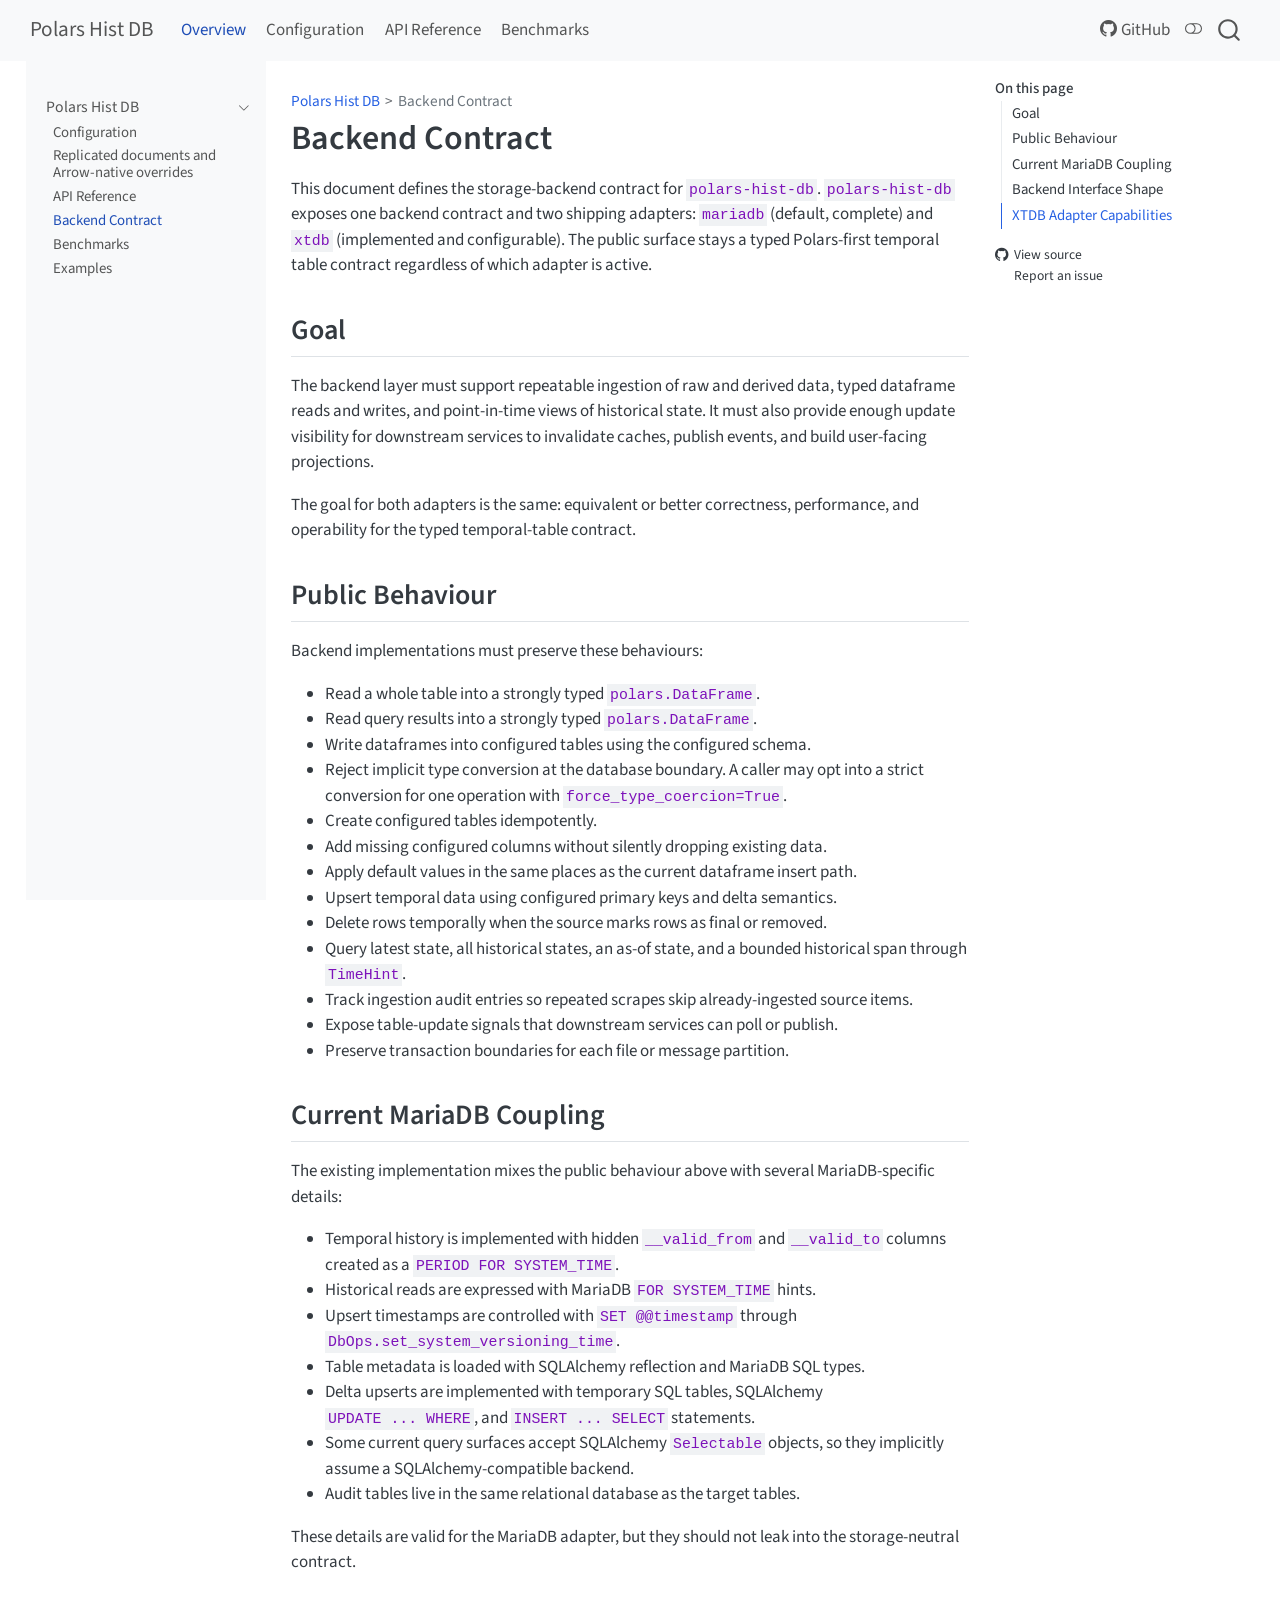
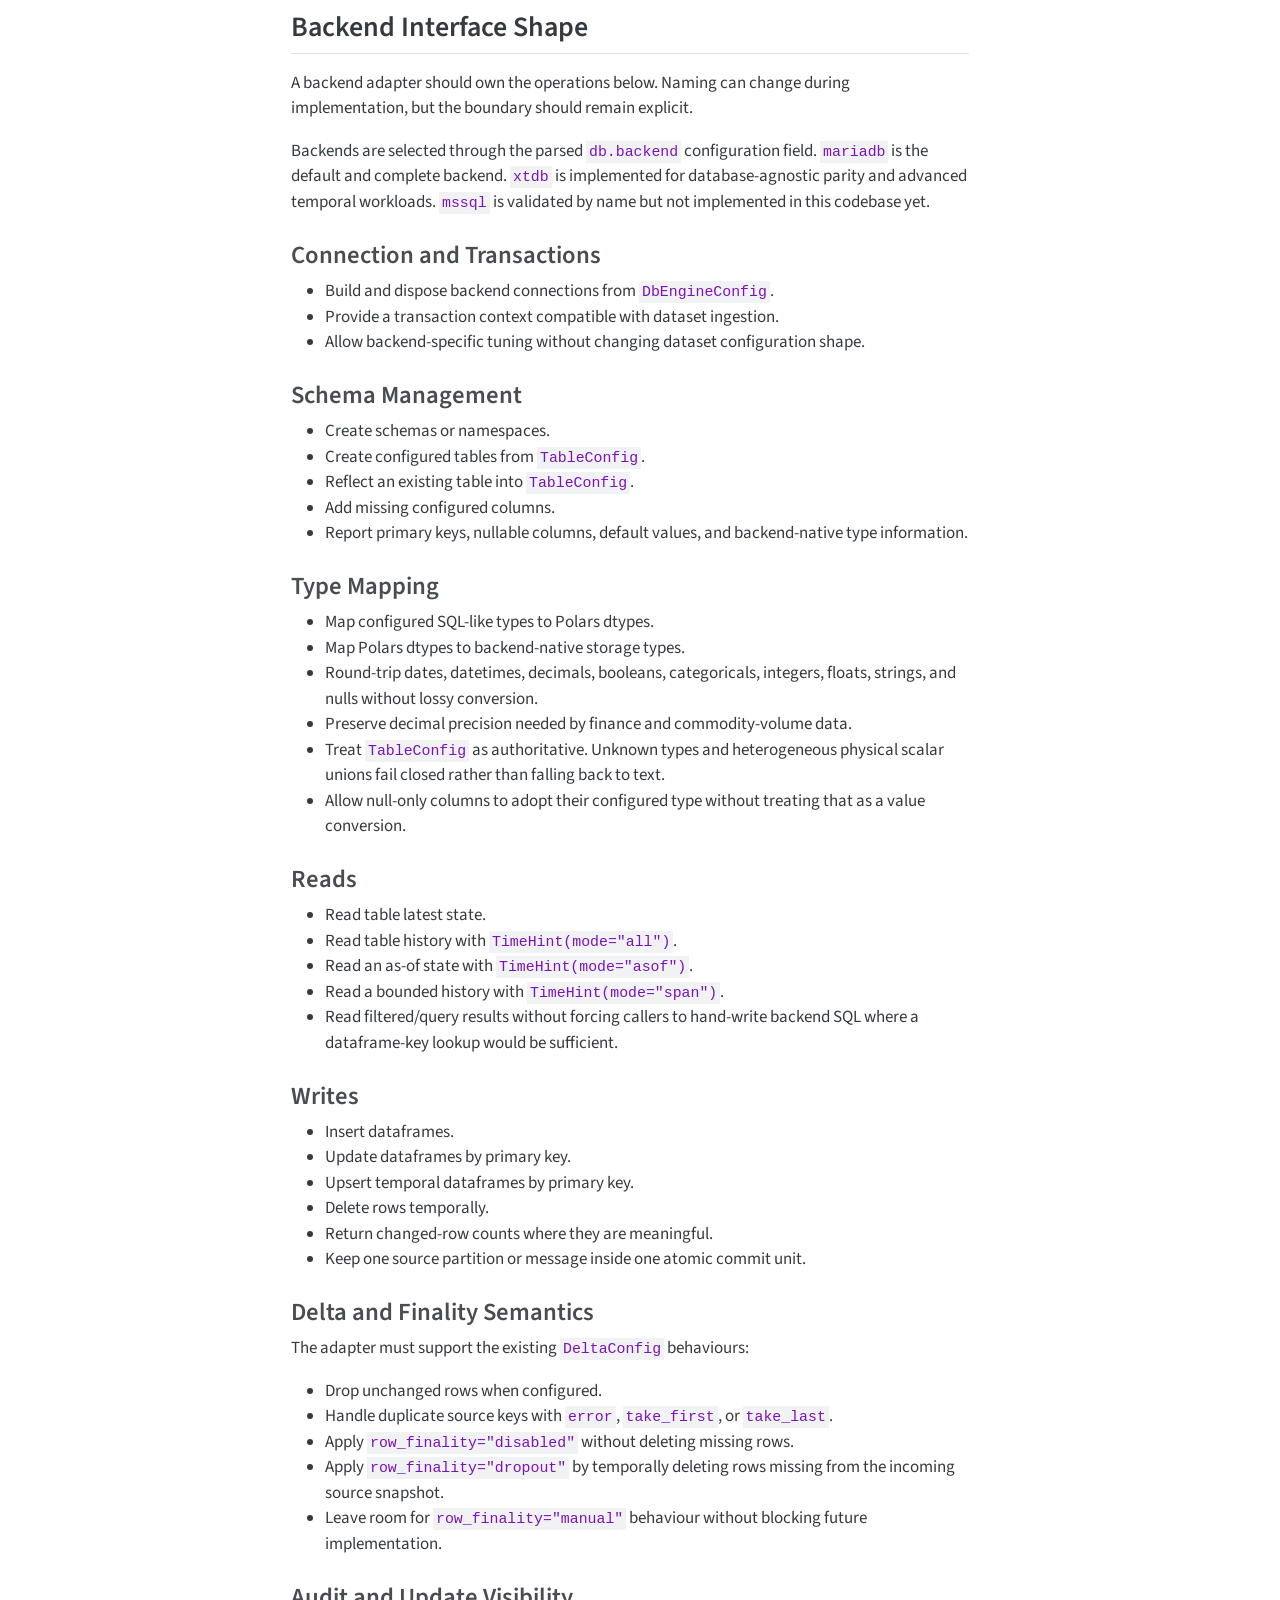
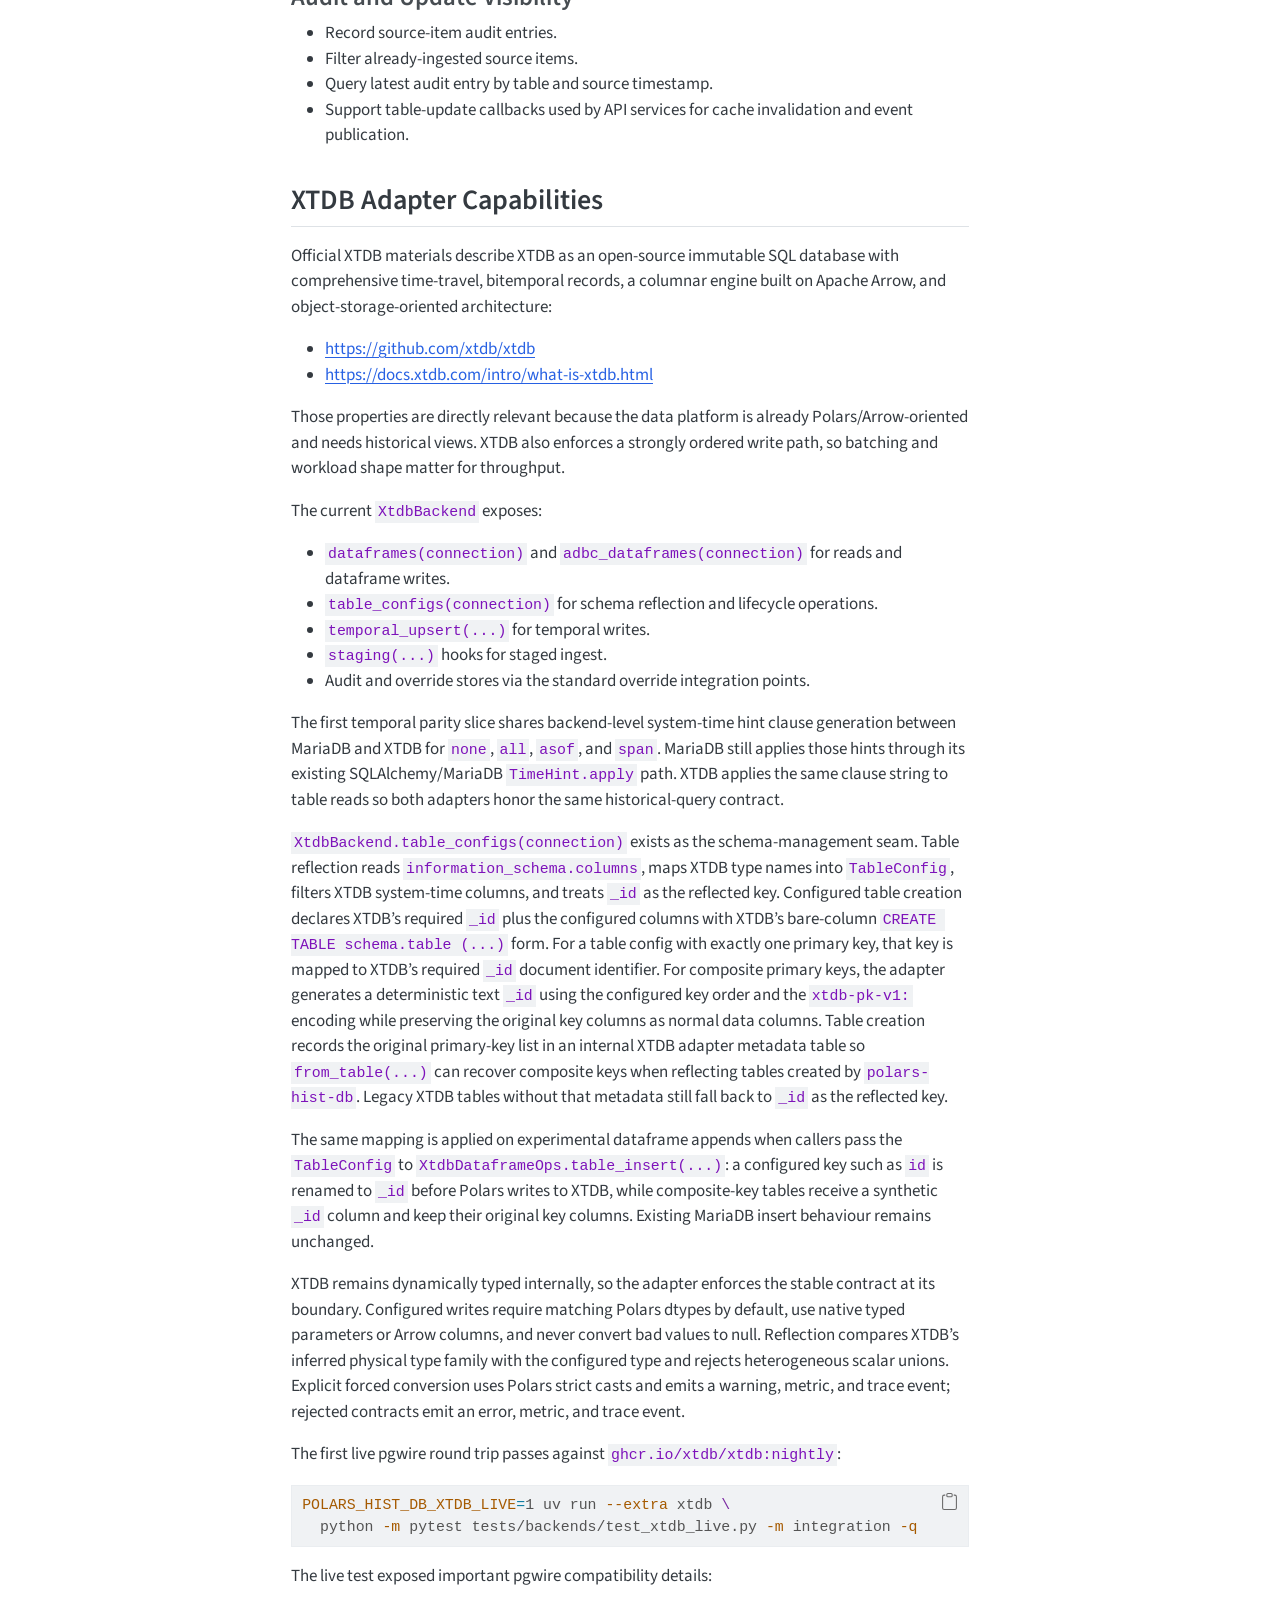
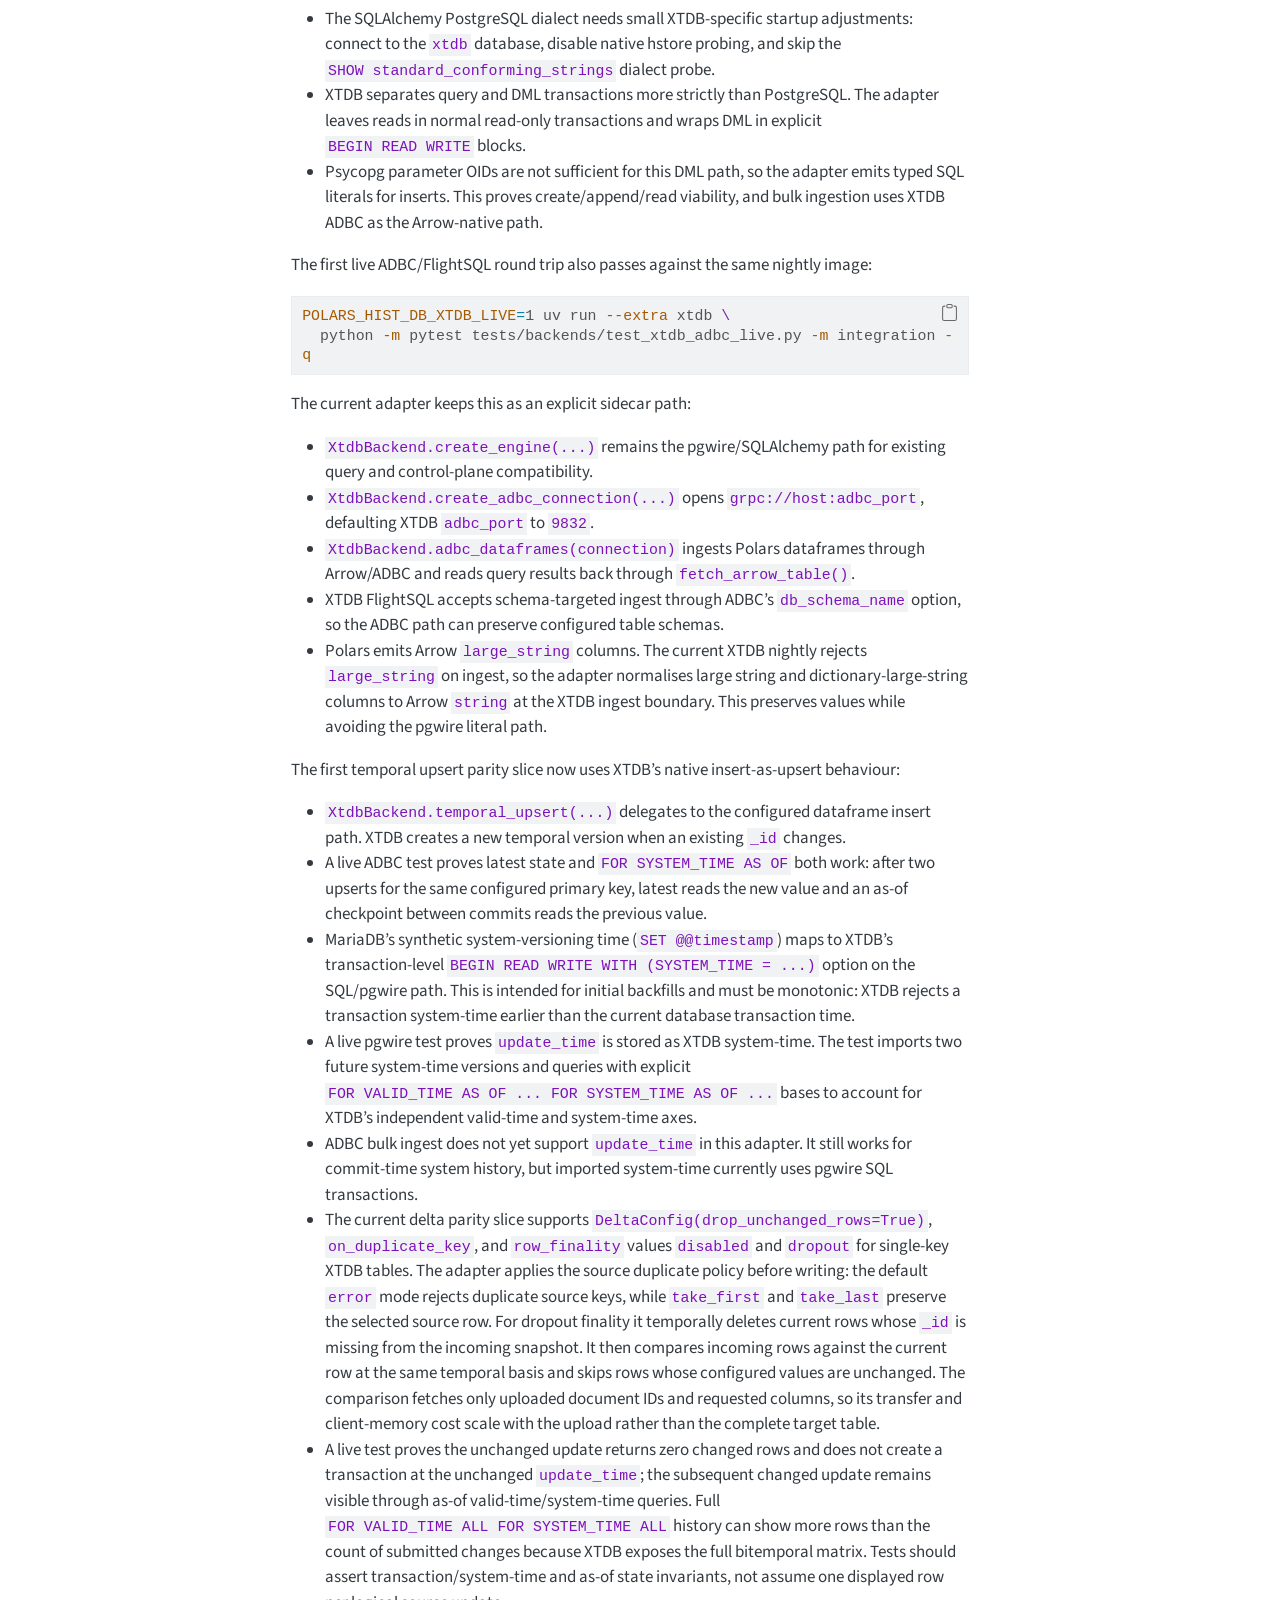
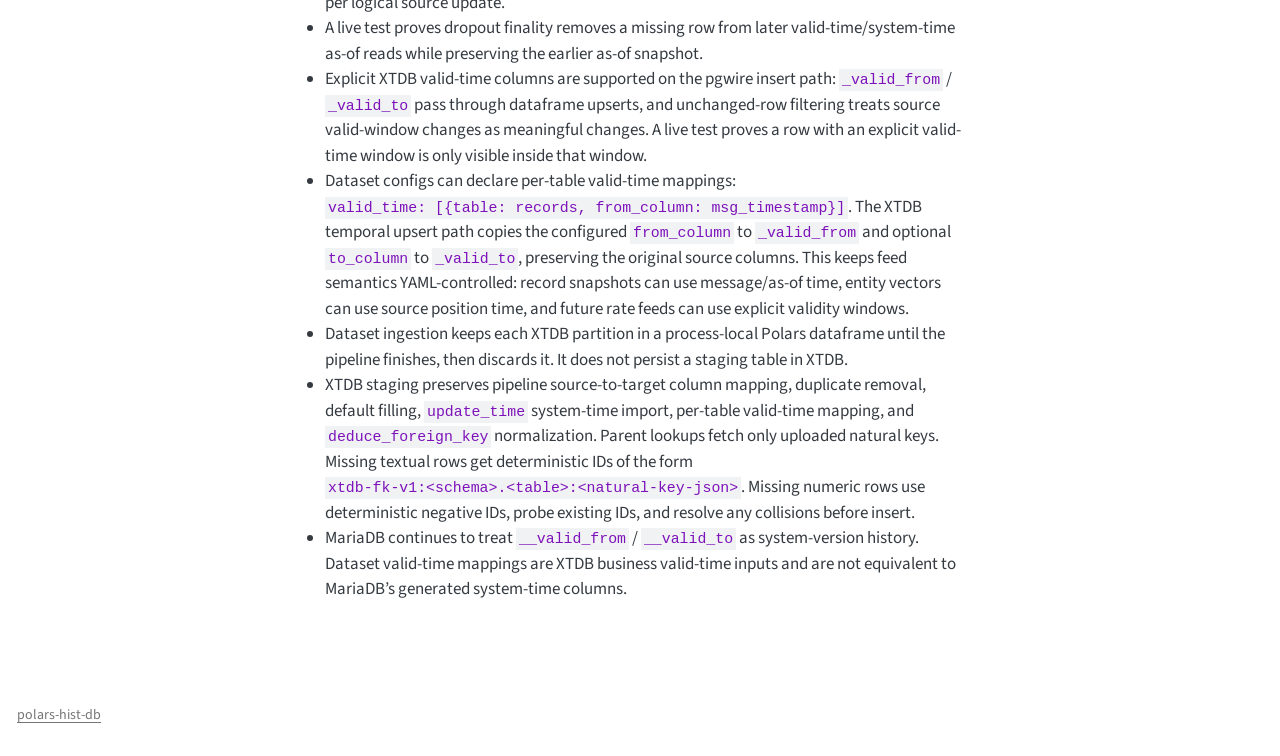
<file: backend-contract.html>
<!DOCTYPE html>
<html xmlns="http://www.w3.org/1999/xhtml" lang="en" xml:lang="en"><head>

<meta charset="utf-8">
<meta name="generator" content="quarto-1.10.19">

<meta name="viewport" content="width=device-width, initial-scale=1.0, user-scalable=yes">


<title>Backend Contract – Polars Hist DB</title>
<style>
/* Default styles provided by pandoc.
** See https://pandoc.org/MANUAL.html#variables-for-html for config info.
*/
span.smallcaps{font-variant: small-caps;}
div.columns{display: flex; gap: 1.5em;}
div.column{flex: auto;}
@media screen {
div.columns{gap: min(4vw, 1.5em);}
div.column{overflow-x: auto;}
}
div.hanging-indent{margin-left: 1.5em; text-indent: -1.5em;}
ul.task-list{list-style: none;}
ul.task-list li input[type="checkbox"] {
  width: 0.8em;
  margin: 0 0.8em 0.2em -1em; /* quarto-specific, see https://github.com/quarto-dev/quarto-cli/issues/4556 */ 
  vertical-align: middle;
}
/* CSS for syntax highlighting */
html { -webkit-text-size-adjust: 100%; }
pre > code.sourceCode { white-space: pre; position: relative; }
pre > code.sourceCode > span { display: inline-block; line-height: 1.25; }
pre > code.sourceCode > span:empty { height: 1.2em; }
.sourceCode { overflow: visible; }
code.sourceCode > span { color: inherit; text-decoration: inherit; }
div.sourceCode { margin: 1em 0; }
pre.sourceCode { margin: 0; }
@media screen {
div.sourceCode { overflow: auto; }
}
@media print {
pre > code.sourceCode { white-space: pre-wrap; }
pre > code.sourceCode > span { text-indent: -5em; padding-left: 5em; }
}
pre.numberSource code
  { counter-reset: source-line 0; }
pre.numberSource code > span
  { position: relative; left: -4em; counter-increment: source-line; }
pre.numberSource code > span > a:first-child::before
  { content: counter(source-line);
    position: relative; left: -1em; text-align: right; vertical-align: baseline;
    border: none; display: inline-block;
    -webkit-touch-callout: none; -webkit-user-select: none;
    -khtml-user-select: none; -moz-user-select: none;
    -ms-user-select: none; user-select: none;
    padding: 0 4px; width: 4em;
  }
pre.numberSource { margin-left: 3em;  padding-left: 4px; }
div.sourceCode
  {   }
@media screen {
pre > code.sourceCode > span > a:first-child::before { text-decoration: underline; }
}
</style>


<script src="site_libs/quarto-nav/quarto-nav.js"></script>
<script src="site_libs/quarto-nav/headroom.min.js"></script>
<script src="site_libs/clipboard/clipboard.min.js"></script>
<script src="site_libs/quarto-search/autocomplete.umd.js"></script>
<script src="site_libs/quarto-search/fuse.min.js"></script>
<script src="site_libs/quarto-search/quarto-search.js"></script>
<meta name="quarto:offset" content="./">
<script src="site_libs/quarto-html/quarto.js" type="module"></script>
<script src="site_libs/quarto-html/tabsets/tabsets.js" type="module"></script>
<script src="site_libs/quarto-html/popper.min.js"></script>
<script src="site_libs/quarto-html/tippy.umd.min.js"></script>
<script src="site_libs/quarto-html/anchor.min.js"></script>
<link href="site_libs/quarto-html/tippy.css" rel="stylesheet">
<link href="site_libs/quarto-html/quarto-syntax-highlighting-e21500bb30e7ce080c64316834ee3be8.css" rel="stylesheet" class="quarto-color-scheme" id="quarto-text-highlighting-styles">
<link href="site_libs/quarto-html/quarto-syntax-highlighting-dark-09606243866072c1aa00d3ff38fff5fe.css" rel="stylesheet" class="quarto-color-scheme quarto-color-alternate" id="quarto-text-highlighting-styles">
<link href="site_libs/quarto-html/quarto-syntax-highlighting-e21500bb30e7ce080c64316834ee3be8.css" rel="stylesheet" class="quarto-color-scheme-extra" id="quarto-text-highlighting-styles">
<script src="site_libs/bootstrap/bootstrap.min.js"></script>
<link href="site_libs/bootstrap/bootstrap-icons.css" rel="stylesheet">
<link href="site_libs/bootstrap/bootstrap-2e805ecb1856ab5fc7014d7291e3adbc.min.css" rel="stylesheet" append-hash="true" class="quarto-color-scheme" id="quarto-bootstrap" data-mode="light">
<link href="site_libs/bootstrap/bootstrap-dark-391dd5a90d4adeed8c7569d8f604ab61.min.css" rel="stylesheet" append-hash="true" class="quarto-color-scheme quarto-color-alternate" id="quarto-bootstrap" data-mode="dark">
<link href="site_libs/bootstrap/bootstrap-2e805ecb1856ab5fc7014d7291e3adbc.min.css" rel="stylesheet" append-hash="true" class="quarto-color-scheme-extra" id="quarto-bootstrap" data-mode="light">
<script id="quarto-search-options" type="application/json">{
  "location": "navbar",
  "copy-button": false,
  "collapse-after": 3,
  "panel-placement": "end",
  "type": "overlay",
  "limit": 50,
  "keyboard-shortcut": [
    "f",
    "/",
    "s"
  ],
  "show-item-context": false,
  "language": {
    "search-no-results-text": "No results",
    "search-matching-documents-text": "matching documents",
    "search-copy-link-title": "Copy link to search",
    "search-hide-matches-text": "Hide additional matches",
    "search-more-match-text": "more match in this document",
    "search-more-matches-text": "more matches in this document",
    "search-clear-button-title": "Clear",
    "search-text-placeholder": "",
    "search-detached-cancel-button-title": "Cancel",
    "search-submit-button-title": "Submit",
    "search-label": "Search"
  }
}</script>


</head>

<body class="nav-sidebar floating nav-fixed quarto-light"><script id="quarto-html-before-body" type="application/javascript">
    const toggleBodyColorMode = (bsSheetEl) => {
      const mode = bsSheetEl.getAttribute("data-mode");
      const bodyEl = window.document.querySelector("body");
      if (mode === "dark") {
        bodyEl.classList.add("quarto-dark");
        bodyEl.classList.remove("quarto-light");
      } else {
        bodyEl.classList.add("quarto-light");
        bodyEl.classList.remove("quarto-dark");
      }
    }
    const toggleBodyColorPrimary = () => {
      const bsSheetEl = window.document.querySelector("link#quarto-bootstrap:not([rel=disabled-stylesheet])");
      if (bsSheetEl) {
        toggleBodyColorMode(bsSheetEl);
      }
    }
    const setColorSchemeToggle = (alternate) => {
      const toggles = window.document.querySelectorAll('.quarto-color-scheme-toggle');
      for (let i=0; i < toggles.length; i++) {
        const toggle = toggles[i];
        if (toggle) {
          if (alternate) {
            toggle.classList.add("alternate");
          } else {
            toggle.classList.remove("alternate");
          }
        }
      }
    };
    const toggleColorMode = (alternate) => {
      // Switch the stylesheets
      const primaryStylesheets = window.document.querySelectorAll('link.quarto-color-scheme:not(.quarto-color-alternate)');
      const alternateStylesheets = window.document.querySelectorAll('link.quarto-color-scheme.quarto-color-alternate');
      manageTransitions('#quarto-margin-sidebar .nav-link', false);
      if (alternate) {
        // note: dark is layered on light, we don't disable primary!
        enableStylesheet(alternateStylesheets);
        for (const sheetNode of alternateStylesheets) {
          if (sheetNode.id === "quarto-bootstrap") {
            toggleBodyColorMode(sheetNode);
          }
        }
      } else {
        disableStylesheet(alternateStylesheets);
        enableStylesheet(primaryStylesheets)
        toggleBodyColorPrimary();
      }
      manageTransitions('#quarto-margin-sidebar .nav-link', true);
      // Switch the toggles
      setColorSchemeToggle(alternate)
      // Hack to workaround the fact that safari doesn't
      // properly recolor the scrollbar when toggling (#1455)
      if (navigator.userAgent.indexOf('Safari') > 0 && navigator.userAgent.indexOf('Chrome') == -1) {
        manageTransitions("body", false);
        window.scrollTo(0, 1);
        setTimeout(() => {
          window.scrollTo(0, 0);
          manageTransitions("body", true);
        }, 40);
      }
    }
    const disableStylesheet = (stylesheets) => {
      for (let i=0; i < stylesheets.length; i++) {
        const stylesheet = stylesheets[i];
        stylesheet.rel = 'disabled-stylesheet';
      }
    }
    const enableStylesheet = (stylesheets) => {
      for (let i=0; i < stylesheets.length; i++) {
        const stylesheet = stylesheets[i];
        if(stylesheet.rel !== 'stylesheet') { // for Chrome, which will still FOUC without this check
          stylesheet.rel = 'stylesheet';
        }
      }
    }
    const manageTransitions = (selector, allowTransitions) => {
      const els = window.document.querySelectorAll(selector);
      for (let i=0; i < els.length; i++) {
        const el = els[i];
        if (allowTransitions) {
          el.classList.remove('notransition');
        } else {
          el.classList.add('notransition');
        }
      }
    }
    const isFileUrl = () => {
      return window.location.protocol === 'file:';
    }
    const hasAlternateSentinel = () => {
      let styleSentinel = getColorSchemeSentinel();
      if (styleSentinel !== null) {
        return styleSentinel === "alternate";
      } else {
        return false;
      }
    }
    const setStyleSentinel = (alternate) => {
      const value = alternate ? "alternate" : "default";
      if (!isFileUrl()) {
        window.localStorage.setItem("quarto-color-scheme", value);
      } else {
        localAlternateSentinel = value;
      }
    }
    const getColorSchemeSentinel = () => {
      if (!isFileUrl()) {
        const storageValue = window.localStorage.getItem("quarto-color-scheme");
        return storageValue != null ? storageValue : localAlternateSentinel;
      } else {
        return localAlternateSentinel;
      }
    }
    const toggleGiscusIfUsed = (isAlternate, darkModeDefault) => {
      const baseTheme = document.querySelector('#giscus-base-theme')?.value ?? 'light';
      const alternateTheme = document.querySelector('#giscus-alt-theme')?.value ?? 'dark';
      let newTheme = '';
      if(authorPrefersDark) {
        newTheme = isAlternate ? baseTheme : alternateTheme;
      } else {
        newTheme = isAlternate ? alternateTheme : baseTheme;
      }
      const changeGiscusTheme = () => {
        // From: https://github.com/giscus/giscus/issues/336
        const sendMessage = (message) => {
          const iframe = document.querySelector('iframe.giscus-frame');
          if (!iframe) return;
          iframe.contentWindow.postMessage({ giscus: message }, 'https://giscus.app');
        }
        sendMessage({
          setConfig: {
            theme: newTheme
          }
        });
      }
      const isGiscussLoaded = window.document.querySelector('iframe.giscus-frame') !== null;
      if (isGiscussLoaded) {
        changeGiscusTheme();
      }
    };
    const authorPrefersDark = false;
    const darkModeDefault = authorPrefersDark;
      document.querySelector('link#quarto-text-highlighting-styles.quarto-color-scheme-extra').rel = 'disabled-stylesheet';
      document.querySelector('link#quarto-bootstrap.quarto-color-scheme-extra').rel = 'disabled-stylesheet';
    let localAlternateSentinel = darkModeDefault ? 'alternate' : 'default';
    // Dark / light mode switch
    window.quartoToggleColorScheme = () => {
      // Read the current dark / light value
      let toAlternate = !hasAlternateSentinel();
      toggleColorMode(toAlternate);
      setStyleSentinel(toAlternate);
      toggleGiscusIfUsed(toAlternate, darkModeDefault);
      window.dispatchEvent(new Event('resize'));
    };
    // Switch to dark mode if need be
    if (hasAlternateSentinel()) {
      toggleColorMode(true);
    } else {
      toggleColorMode(false);
    }
  </script>

<div id="quarto-search-results"></div>
  <header id="quarto-header" class="headroom fixed-top">
    <nav class="navbar navbar-expand-lg " data-bs-theme="dark">
      <div class="navbar-container container-fluid">
      <div class="navbar-brand-container mx-auto">
    <a class="navbar-brand" href="./index.html">
    <span class="navbar-title">Polars Hist DB</span>
    </a>
  </div>
            <div id="quarto-search" class="" title="Search"></div>
          <button class="navbar-toggler" type="button" data-bs-toggle="collapse" data-bs-target="#navbarCollapse" aria-controls="navbarCollapse" role="menu" aria-expanded="false" aria-label="Toggle navigation" onclick="if (window.quartoToggleHeadroom) { window.quartoToggleHeadroom(); }">
  <span class="navbar-toggler-icon"></span>
</button>
          <div class="collapse navbar-collapse" id="navbarCollapse">
            <ul class="navbar-nav navbar-nav-scroll me-auto">
  <li class="nav-item">
    <a class="nav-link active" href="./index.html" aria-current="page"> 
<span class="menu-text">Overview</span></a>
  </li>  
  <li class="nav-item">
    <a class="nav-link" href="./configuration.html"> 
<span class="menu-text">Configuration</span></a>
  </li>  
  <li class="nav-item">
    <a class="nav-link" href="./api.html"> 
<span class="menu-text">API Reference</span></a>
  </li>  
  <li class="nav-item">
    <a class="nav-link" href="./benchmarks.html"> 
<span class="menu-text">Benchmarks</span></a>
  </li>  
</ul>
            <ul class="navbar-nav navbar-nav-scroll ms-auto">
  <li class="nav-item">
    <a class="nav-link" href="https://github.com/jr200-labs/polars-hist-db"> <i class="bi bi-github" role="img">
</i> 
<span class="menu-text">GitHub</span></a>
  </li>  
</ul>
          </div> <!-- /navcollapse -->
            <div class="quarto-navbar-tools">
  <a href="" class="quarto-color-scheme-toggle quarto-navigation-tool  px-1" onclick="window.quartoToggleColorScheme(); return false;" title="Toggle dark mode"><i class="bi"></i></a>
</div>
      </div> <!-- /container-fluid -->
    </nav>
  <nav class="quarto-secondary-nav">
    <div class="container-fluid d-flex">
      <button type="button" class="quarto-btn-toggle btn" data-bs-toggle="collapse" role="button" data-bs-target=".quarto-sidebar-collapse-item" aria-controls="quarto-sidebar" aria-expanded="false" aria-label="Toggle sidebar navigation" onclick="if (window.quartoToggleHeadroom) { window.quartoToggleHeadroom(); }">
        <i class="bi bi-layout-text-sidebar-reverse"></i>
      </button>
        <nav class="quarto-page-breadcrumbs" aria-label="breadcrumb"><ol class="breadcrumb"><li class="breadcrumb-item"><a href="./index.html">Polars Hist DB</a></li><li class="breadcrumb-item"><a href="./backend-contract.html">Backend Contract</a></li></ol></nav>
        <a class="flex-grow-1" role="navigation" data-bs-toggle="collapse" data-bs-target=".quarto-sidebar-collapse-item" aria-controls="quarto-sidebar" aria-expanded="false" aria-label="Toggle sidebar navigation" onclick="if (window.quartoToggleHeadroom) { window.quartoToggleHeadroom(); }">      
        </a>
    </div>
  </nav>
</header>
<!-- content -->
<div id="quarto-content" class="quarto-container page-columns page-rows-contents page-layout-article page-navbar">
<!-- sidebar -->
  <nav id="quarto-sidebar" class="sidebar collapse collapse-horizontal quarto-sidebar-collapse-item sidebar-navigation floating overflow-auto">
    <div class="sidebar-menu-container"> 
    <ul class="list-unstyled mt-1">
        <li class="sidebar-item sidebar-item-section">
      <div class="sidebar-item-container"> 
            <a href="./index.html" class="sidebar-item-text sidebar-link">
 <span class="menu-text">Polars Hist DB</span></a>
          <a class="sidebar-item-toggle text-start" data-bs-toggle="collapse" data-bs-target="#quarto-sidebar-section-1" role="navigation" aria-expanded="true" aria-label="Toggle section">
            <i class="bi bi-chevron-right ms-2"></i>
          </a> 
      </div>
      <ul id="quarto-sidebar-section-1" class="collapse list-unstyled sidebar-section depth1 show">  
          <li class="sidebar-item">
  <div class="sidebar-item-container"> 
  <a href="./configuration.html" class="sidebar-item-text sidebar-link">
 <span class="menu-text">Configuration</span></a>
  </div>
</li>
          <li class="sidebar-item">
  <div class="sidebar-item-container"> 
  <a href="./replicated-overrides.html" class="sidebar-item-text sidebar-link">
 <span class="menu-text">Replicated documents and Arrow-native overrides</span></a>
  </div>
</li>
          <li class="sidebar-item">
  <div class="sidebar-item-container"> 
  <a href="./api.html" class="sidebar-item-text sidebar-link">
 <span class="menu-text">API Reference</span></a>
  </div>
</li>
          <li class="sidebar-item">
  <div class="sidebar-item-container"> 
  <a href="./backend-contract.html" class="sidebar-item-text sidebar-link active">
 <span class="menu-text">Backend Contract</span></a>
  </div>
</li>
          <li class="sidebar-item">
  <div class="sidebar-item-container"> 
  <a href="./benchmarks.html" class="sidebar-item-text sidebar-link">
 <span class="menu-text">Benchmarks</span></a>
  </div>
</li>
          <li class="sidebar-item">
  <div class="sidebar-item-container"> 
  <a href="./examples.html" class="sidebar-item-text sidebar-link">
 <span class="menu-text">Examples</span></a>
  </div>
</li>
      </ul>
  </li>
    </ul>
    </div>
</nav>
<div id="quarto-sidebar-glass" class="quarto-sidebar-collapse-item" data-bs-toggle="collapse" data-bs-target=".quarto-sidebar-collapse-item"></div>
<!-- margin-sidebar -->
    <div id="quarto-margin-sidebar" class="sidebar margin-sidebar">
        <nav id="TOC" role="doc-toc" class="toc-active">
    <h2 id="toc-title">On this page</h2>
   
  <ul>
  <li><a href="#goal" id="toc-goal" class="nav-link active" data-scroll-target="#goal">Goal</a></li>
  <li><a href="#public-behaviour" id="toc-public-behaviour" class="nav-link" data-scroll-target="#public-behaviour">Public Behaviour</a></li>
  <li><a href="#current-mariadb-coupling" id="toc-current-mariadb-coupling" class="nav-link" data-scroll-target="#current-mariadb-coupling">Current MariaDB Coupling</a></li>
  <li><a href="#backend-interface-shape" id="toc-backend-interface-shape" class="nav-link" data-scroll-target="#backend-interface-shape">Backend Interface Shape</a>
  <ul class="collapse">
  <li><a href="#connection-and-transactions" id="toc-connection-and-transactions" class="nav-link" data-scroll-target="#connection-and-transactions">Connection and Transactions</a></li>
  <li><a href="#schema-management" id="toc-schema-management" class="nav-link" data-scroll-target="#schema-management">Schema Management</a></li>
  <li><a href="#type-mapping" id="toc-type-mapping" class="nav-link" data-scroll-target="#type-mapping">Type Mapping</a></li>
  <li><a href="#reads" id="toc-reads" class="nav-link" data-scroll-target="#reads">Reads</a></li>
  <li><a href="#writes" id="toc-writes" class="nav-link" data-scroll-target="#writes">Writes</a></li>
  <li><a href="#delta-and-finality-semantics" id="toc-delta-and-finality-semantics" class="nav-link" data-scroll-target="#delta-and-finality-semantics">Delta and Finality Semantics</a></li>
  <li><a href="#audit-and-update-visibility" id="toc-audit-and-update-visibility" class="nav-link" data-scroll-target="#audit-and-update-visibility">Audit and Update Visibility</a></li>
  </ul></li>
  <li><a href="#xtdb-adapter-capabilities" id="toc-xtdb-adapter-capabilities" class="nav-link" data-scroll-target="#xtdb-adapter-capabilities">XTDB Adapter Capabilities</a></li>
  </ul>
<div class="toc-actions"><ul><li><a href="https://github.com/jr200-labs/polars-hist-db/blob/main/backend-contract.qmd" class="toc-action"><i class="bi bi-github"></i>View source</a></li><li><a href="https://github.com/jr200-labs/polars-hist-db/issues/new" class="toc-action"><i class="bi empty"></i>Report an issue</a></li></ul></div></nav>
    </div>
<!-- main -->
<main class="content" id="quarto-document-content">


<header id="title-block-header" class="quarto-title-block default"><nav class="quarto-page-breadcrumbs quarto-title-breadcrumbs d-none d-lg-block" aria-label="breadcrumb"><ol class="breadcrumb"><li class="breadcrumb-item"><a href="./index.html">Polars Hist DB</a></li><li class="breadcrumb-item"><a href="./backend-contract.html">Backend Contract</a></li></ol></nav>
<div class="quarto-title">
<h1 class="title">Backend Contract</h1>
</div>



<div class="quarto-title-meta">

    
  
    
  </div>
  


</header>


<p>This document defines the storage-backend contract for <code>polars-hist-db</code>. <code>polars-hist-db</code> exposes one backend contract and two shipping adapters: <code>mariadb</code> (default, complete) and <code>xtdb</code> (implemented and configurable). The public surface stays a typed Polars-first temporal table contract regardless of which adapter is active.</p>
<section id="goal" class="level2">
<h2 class="anchored" data-anchor-id="goal">Goal</h2>
<p>The backend layer must support repeatable ingestion of raw and derived data, typed dataframe reads and writes, and point-in-time views of historical state. It must also provide enough update visibility for downstream services to invalidate caches, publish events, and build user-facing projections.</p>
<p>The goal for both adapters is the same: equivalent or better correctness, performance, and operability for the typed temporal-table contract.</p>
</section>
<section id="public-behaviour" class="level2">
<h2 class="anchored" data-anchor-id="public-behaviour">Public Behaviour</h2>
<p>Backend implementations must preserve these behaviours:</p>
<ul>
<li>Read a whole table into a strongly typed <code>polars.DataFrame</code>.</li>
<li>Read query results into a strongly typed <code>polars.DataFrame</code>.</li>
<li>Write dataframes into configured tables using the configured schema.</li>
<li>Reject implicit type conversion at the database boundary. A caller may opt into a strict conversion for one operation with <code>force_type_coercion=True</code>.</li>
<li>Create configured tables idempotently.</li>
<li>Add missing configured columns without silently dropping existing data.</li>
<li>Apply default values in the same places as the current dataframe insert path.</li>
<li>Upsert temporal data using configured primary keys and delta semantics.</li>
<li>Delete rows temporally when the source marks rows as final or removed.</li>
<li>Query latest state, all historical states, an as-of state, and a bounded historical span through <code>TimeHint</code>.</li>
<li>Track ingestion audit entries so repeated scrapes skip already-ingested source items.</li>
<li>Expose table-update signals that downstream services can poll or publish.</li>
<li>Preserve transaction boundaries for each file or message partition.</li>
</ul>
</section>
<section id="current-mariadb-coupling" class="level2">
<h2 class="anchored" data-anchor-id="current-mariadb-coupling">Current MariaDB Coupling</h2>
<p>The existing implementation mixes the public behaviour above with several MariaDB-specific details:</p>
<ul>
<li>Temporal history is implemented with hidden <code>__valid_from</code> and <code>__valid_to</code> columns created as a <code>PERIOD FOR SYSTEM_TIME</code>.</li>
<li>Historical reads are expressed with MariaDB <code>FOR SYSTEM_TIME</code> hints.</li>
<li>Upsert timestamps are controlled with <code>SET @@timestamp</code> through <code>DbOps.set_system_versioning_time</code>.</li>
<li>Table metadata is loaded with SQLAlchemy reflection and MariaDB SQL types.</li>
<li>Delta upserts are implemented with temporary SQL tables, SQLAlchemy <code>UPDATE ... WHERE</code>, and <code>INSERT ... SELECT</code> statements.</li>
<li>Some current query surfaces accept SQLAlchemy <code>Selectable</code> objects, so they implicitly assume a SQLAlchemy-compatible backend.</li>
<li>Audit tables live in the same relational database as the target tables.</li>
</ul>
<p>These details are valid for the MariaDB adapter, but they should not leak into the storage-neutral contract.</p>
</section>
<section id="backend-interface-shape" class="level2">
<h2 class="anchored" data-anchor-id="backend-interface-shape">Backend Interface Shape</h2>
<p>A backend adapter should own the operations below. Naming can change during implementation, but the boundary should remain explicit.</p>
<p>Backends are selected through the parsed <code>db.backend</code> configuration field. <code>mariadb</code> is the default and complete backend. <code>xtdb</code> is implemented for database-agnostic parity and advanced temporal workloads. <code>mssql</code> is validated by name but not implemented in this codebase yet.</p>
<section id="connection-and-transactions" class="level3">
<h3 class="anchored" data-anchor-id="connection-and-transactions">Connection and Transactions</h3>
<ul>
<li>Build and dispose backend connections from <code>DbEngineConfig</code>.</li>
<li>Provide a transaction context compatible with dataset ingestion.</li>
<li>Allow backend-specific tuning without changing dataset configuration shape.</li>
</ul>
</section>
<section id="schema-management" class="level3">
<h3 class="anchored" data-anchor-id="schema-management">Schema Management</h3>
<ul>
<li>Create schemas or namespaces.</li>
<li>Create configured tables from <code>TableConfig</code>.</li>
<li>Reflect an existing table into <code>TableConfig</code>.</li>
<li>Add missing configured columns.</li>
<li>Report primary keys, nullable columns, default values, and backend-native type information.</li>
</ul>
</section>
<section id="type-mapping" class="level3">
<h3 class="anchored" data-anchor-id="type-mapping">Type Mapping</h3>
<ul>
<li>Map configured SQL-like types to Polars dtypes.</li>
<li>Map Polars dtypes to backend-native storage types.</li>
<li>Round-trip dates, datetimes, decimals, booleans, categoricals, integers, floats, strings, and nulls without lossy conversion.</li>
<li>Preserve decimal precision needed by finance and commodity-volume data.</li>
<li>Treat <code>TableConfig</code> as authoritative. Unknown types and heterogeneous physical scalar unions fail closed rather than falling back to text.</li>
<li>Allow null-only columns to adopt their configured type without treating that as a value conversion.</li>
</ul>
</section>
<section id="reads" class="level3">
<h3 class="anchored" data-anchor-id="reads">Reads</h3>
<ul>
<li>Read table latest state.</li>
<li>Read table history with <code>TimeHint(mode="all")</code>.</li>
<li>Read an as-of state with <code>TimeHint(mode="asof")</code>.</li>
<li>Read a bounded history with <code>TimeHint(mode="span")</code>.</li>
<li>Read filtered/query results without forcing callers to hand-write backend SQL where a dataframe-key lookup would be sufficient.</li>
</ul>
</section>
<section id="writes" class="level3">
<h3 class="anchored" data-anchor-id="writes">Writes</h3>
<ul>
<li>Insert dataframes.</li>
<li>Update dataframes by primary key.</li>
<li>Upsert temporal dataframes by primary key.</li>
<li>Delete rows temporally.</li>
<li>Return changed-row counts where they are meaningful.</li>
<li>Keep one source partition or message inside one atomic commit unit.</li>
</ul>
</section>
<section id="delta-and-finality-semantics" class="level3">
<h3 class="anchored" data-anchor-id="delta-and-finality-semantics">Delta and Finality Semantics</h3>
<p>The adapter must support the existing <code>DeltaConfig</code> behaviours:</p>
<ul>
<li>Drop unchanged rows when configured.</li>
<li>Handle duplicate source keys with <code>error</code>, <code>take_first</code>, or <code>take_last</code>.</li>
<li>Apply <code>row_finality="disabled"</code> without deleting missing rows.</li>
<li>Apply <code>row_finality="dropout"</code> by temporally deleting rows missing from the incoming source snapshot.</li>
<li>Leave room for <code>row_finality="manual"</code> behaviour without blocking future implementation.</li>
</ul>
</section>
<section id="audit-and-update-visibility" class="level3">
<h3 class="anchored" data-anchor-id="audit-and-update-visibility">Audit and Update Visibility</h3>
<ul>
<li>Record source-item audit entries.</li>
<li>Filter already-ingested source items.</li>
<li>Query latest audit entry by table and source timestamp.</li>
<li>Support table-update callbacks used by API services for cache invalidation and event publication.</li>
</ul>
</section>
</section>
<section id="xtdb-adapter-capabilities" class="level2">
<h2 class="anchored" data-anchor-id="xtdb-adapter-capabilities">XTDB Adapter Capabilities</h2>
<p>Official XTDB materials describe XTDB as an open-source immutable SQL database with comprehensive time-travel, bitemporal records, a columnar engine built on Apache Arrow, and object-storage-oriented architecture:</p>
<ul>
<li><a href="https://github.com/xtdb/xtdb" class="uri">https://github.com/xtdb/xtdb</a></li>
<li><a href="https://docs.xtdb.com/intro/what-is-xtdb.html" class="uri">https://docs.xtdb.com/intro/what-is-xtdb.html</a></li>
</ul>
<p>Those properties are directly relevant because the data platform is already Polars/Arrow-oriented and needs historical views. XTDB also enforces a strongly ordered write path, so batching and workload shape matter for throughput.</p>
<p>The current <code>XtdbBackend</code> exposes:</p>
<ul>
<li><code>dataframes(connection)</code> and <code>adbc_dataframes(connection)</code> for reads and dataframe writes.</li>
<li><code>table_configs(connection)</code> for schema reflection and lifecycle operations.</li>
<li><code>temporal_upsert(...)</code> for temporal writes.</li>
<li><code>staging(...)</code> hooks for staged ingest.</li>
<li>Audit and override stores via the standard override integration points.</li>
</ul>
<p>The first temporal parity slice shares backend-level system-time hint clause generation between MariaDB and XTDB for <code>none</code>, <code>all</code>, <code>asof</code>, and <code>span</code>. MariaDB still applies those hints through its existing SQLAlchemy/MariaDB <code>TimeHint.apply</code> path. XTDB applies the same clause string to table reads so both adapters honor the same historical-query contract.</p>
<p><code>XtdbBackend.table_configs(connection)</code> exists as the schema-management seam. Table reflection reads <code>information_schema.columns</code>, maps XTDB type names into <code>TableConfig</code>, filters XTDB system-time columns, and treats <code>_id</code> as the reflected key. Configured table creation declares XTDB’s required <code>_id</code> plus the configured columns with XTDB’s bare-column <code>CREATE TABLE schema.table (...)</code> form. For a table config with exactly one primary key, that key is mapped to XTDB’s required <code>_id</code> document identifier. For composite primary keys, the adapter generates a deterministic text <code>_id</code> using the configured key order and the <code>xtdb-pk-v1:</code> encoding while preserving the original key columns as normal data columns. Table creation records the original primary-key list in an internal XTDB adapter metadata table so <code>from_table(...)</code> can recover composite keys when reflecting tables created by <code>polars-hist-db</code>. Legacy XTDB tables without that metadata still fall back to <code>_id</code> as the reflected key.</p>
<p>The same mapping is applied on experimental dataframe appends when callers pass the <code>TableConfig</code> to <code>XtdbDataframeOps.table_insert(...)</code>: a configured key such as <code>id</code> is renamed to <code>_id</code> before Polars writes to XTDB, while composite-key tables receive a synthetic <code>_id</code> column and keep their original key columns. Existing MariaDB insert behaviour remains unchanged.</p>
<p>XTDB remains dynamically typed internally, so the adapter enforces the stable contract at its boundary. Configured writes require matching Polars dtypes by default, use native typed parameters or Arrow columns, and never convert bad values to null. Reflection compares XTDB’s inferred physical type family with the configured type and rejects heterogeneous scalar unions. Explicit forced conversion uses Polars strict casts and emits a warning, metric, and trace event; rejected contracts emit an error, metric, and trace event.</p>
<p>The first live pgwire round trip passes against <code>ghcr.io/xtdb/xtdb:nightly</code>:</p>
<div class="code-copy-outer-scaffold"><div class="sourceCode" id="cb1"><pre class="sourceCode bash code-with-copy"><code class="sourceCode bash"><span id="cb1-1"><a href="#cb1-1" aria-hidden="true" tabindex="-1"></a><span class="va">POLARS_HIST_DB_XTDB_LIVE</span><span class="op">=</span>1 <span class="ex">uv</span> run <span class="at">--extra</span> xtdb <span class="dt">\</span></span>
<span id="cb1-2"><a href="#cb1-2" aria-hidden="true" tabindex="-1"></a>  python <span class="at">-m</span> pytest tests/backends/test_xtdb_live.py <span class="at">-m</span> integration <span class="at">-q</span></span></code></pre></div><button title="Copy to Clipboard" class="code-copy-button"><i class="bi"></i></button></div>
<p>The live test exposed important pgwire compatibility details:</p>
<ul>
<li>The SQLAlchemy PostgreSQL dialect needs small XTDB-specific startup adjustments: connect to the <code>xtdb</code> database, disable native hstore probing, and skip the <code>SHOW standard_conforming_strings</code> dialect probe.</li>
<li>XTDB separates query and DML transactions more strictly than PostgreSQL. The adapter leaves reads in normal read-only transactions and wraps DML in explicit <code>BEGIN READ WRITE</code> blocks.</li>
<li>Psycopg parameter OIDs are not sufficient for this DML path, so the adapter emits typed SQL literals for inserts. This proves create/append/read viability, and bulk ingestion uses XTDB ADBC as the Arrow-native path.</li>
</ul>
<p>The first live ADBC/FlightSQL round trip also passes against the same nightly image:</p>
<div class="code-copy-outer-scaffold"><div class="sourceCode" id="cb2"><pre class="sourceCode bash code-with-copy"><code class="sourceCode bash"><span id="cb2-1"><a href="#cb2-1" aria-hidden="true" tabindex="-1"></a><span class="va">POLARS_HIST_DB_XTDB_LIVE</span><span class="op">=</span>1 <span class="ex">uv</span> run <span class="at">--extra</span> xtdb <span class="dt">\</span></span>
<span id="cb2-2"><a href="#cb2-2" aria-hidden="true" tabindex="-1"></a>  python <span class="at">-m</span> pytest tests/backends/test_xtdb_adbc_live.py <span class="at">-m</span> integration <span class="at">-q</span></span></code></pre></div><button title="Copy to Clipboard" class="code-copy-button"><i class="bi"></i></button></div>
<p>The current adapter keeps this as an explicit sidecar path:</p>
<ul>
<li><code>XtdbBackend.create_engine(...)</code> remains the pgwire/SQLAlchemy path for existing query and control-plane compatibility.</li>
<li><code>XtdbBackend.create_adbc_connection(...)</code> opens <code>grpc://host:adbc_port</code>, defaulting XTDB <code>adbc_port</code> to <code>9832</code>.</li>
<li><code>XtdbBackend.adbc_dataframes(connection)</code> ingests Polars dataframes through Arrow/ADBC and reads query results back through <code>fetch_arrow_table()</code>.</li>
<li>XTDB FlightSQL accepts schema-targeted ingest through ADBC’s <code>db_schema_name</code> option, so the ADBC path can preserve configured table schemas.</li>
<li>Polars emits Arrow <code>large_string</code> columns. The current XTDB nightly rejects <code>large_string</code> on ingest, so the adapter normalises large string and dictionary-large-string columns to Arrow <code>string</code> at the XTDB ingest boundary. This preserves values while avoiding the pgwire literal path.</li>
</ul>
<p>The first temporal upsert parity slice now uses XTDB’s native insert-as-upsert behaviour:</p>
<ul>
<li><code>XtdbBackend.temporal_upsert(...)</code> delegates to the configured dataframe insert path. XTDB creates a new temporal version when an existing <code>_id</code> changes.</li>
<li>A live ADBC test proves latest state and <code>FOR SYSTEM_TIME AS OF</code> both work: after two upserts for the same configured primary key, latest reads the new value and an as-of checkpoint between commits reads the previous value.</li>
<li>MariaDB’s synthetic system-versioning time (<code>SET @@timestamp</code>) maps to XTDB’s transaction-level <code>BEGIN READ WRITE WITH (SYSTEM_TIME = ...)</code> option on the SQL/pgwire path. This is intended for initial backfills and must be monotonic: XTDB rejects a transaction system-time earlier than the current database transaction time.</li>
<li>A live pgwire test proves <code>update_time</code> is stored as XTDB system-time. The test imports two future system-time versions and queries with explicit <code>FOR VALID_TIME AS OF ... FOR SYSTEM_TIME AS OF ...</code> bases to account for XTDB’s independent valid-time and system-time axes.</li>
<li>ADBC bulk ingest does not yet support <code>update_time</code> in this adapter. It still works for commit-time system history, but imported system-time currently uses pgwire SQL transactions.</li>
<li>The current delta parity slice supports <code>DeltaConfig(drop_unchanged_rows=True)</code>, <code>on_duplicate_key</code>, and <code>row_finality</code> values <code>disabled</code> and <code>dropout</code> for single-key XTDB tables. The adapter applies the source duplicate policy before writing: the default <code>error</code> mode rejects duplicate source keys, while <code>take_first</code> and <code>take_last</code> preserve the selected source row. For dropout finality it temporally deletes current rows whose <code>_id</code> is missing from the incoming snapshot. It then compares incoming rows against the current row at the same temporal basis and skips rows whose configured values are unchanged. The comparison fetches only uploaded document IDs and requested columns, so its transfer and client-memory cost scale with the upload rather than the complete target table.</li>
<li>A live test proves the unchanged update returns zero changed rows and does not create a transaction at the unchanged <code>update_time</code>; the subsequent changed update remains visible through as-of valid-time/system-time queries. Full <code>FOR VALID_TIME ALL FOR SYSTEM_TIME ALL</code> history can show more rows than the count of submitted changes because XTDB exposes the full bitemporal matrix. Tests should assert transaction/system-time and as-of state invariants, not assume one displayed row per logical source update.</li>
<li>A live test proves dropout finality removes a missing row from later valid-time/system-time as-of reads while preserving the earlier as-of snapshot.</li>
<li>Explicit XTDB valid-time columns are supported on the pgwire insert path: <code>_valid_from</code> / <code>_valid_to</code> pass through dataframe upserts, and unchanged-row filtering treats source valid-window changes as meaningful changes. A live test proves a row with an explicit valid-time window is only visible inside that window.</li>
<li>Dataset configs can declare per-table valid-time mappings: <code>valid_time: [{table: records, from_column: msg_timestamp}]</code>. The XTDB temporal upsert path copies the configured <code>from_column</code> to <code>_valid_from</code> and optional <code>to_column</code> to <code>_valid_to</code>, preserving the original source columns. This keeps feed semantics YAML-controlled: record snapshots can use message/as-of time, entity vectors can use source position time, and future rate feeds can use explicit validity windows.</li>
<li>Dataset ingestion keeps each XTDB partition in a process-local Polars dataframe until the pipeline finishes, then discards it. It does not persist a staging table in XTDB.</li>
<li>XTDB staging preserves pipeline source-to-target column mapping, duplicate removal, default filling, <code>update_time</code> system-time import, per-table valid-time mapping, and <code>deduce_foreign_key</code> normalization. Parent lookups fetch only uploaded natural keys. Missing textual rows get deterministic IDs of the form <code>xtdb-fk-v1:&lt;schema&gt;.&lt;table&gt;:&lt;natural-key-json&gt;</code>. Missing numeric rows use deterministic negative IDs, probe existing IDs, and resolve any collisions before insert.</li>
<li>MariaDB continues to treat <code>__valid_from</code> / <code>__valid_to</code> as system-version history. Dataset valid-time mappings are XTDB business valid-time inputs and are not equivalent to MariaDB’s generated system-time columns.</li>
</ul>


</section>

</main> <!-- /main -->
<script id="quarto-html-after-body" type="application/javascript">
  window.document.addEventListener("DOMContentLoaded", function (event) {
    // Ensure there is a toggle, if there isn't float one in the top right
    if (window.document.querySelector('.quarto-color-scheme-toggle') === null) {
      const a = window.document.createElement('a');
      a.classList.add('top-right');
      a.classList.add('quarto-color-scheme-toggle');
      a.href = "";
      a.onclick = function() { try { window.quartoToggleColorScheme(); } catch {} return false; };
      const i = window.document.createElement("i");
      i.classList.add('bi');
      a.appendChild(i);
      window.document.body.appendChild(a);
    }
    setColorSchemeToggle(hasAlternateSentinel())
    const icon = "";
    const anchorJS = new window.AnchorJS();
    anchorJS.options = {
      placement: 'right',
      icon: icon
    };
    anchorJS.add('.anchored');
    const isCodeAnnotation = (el) => {
      for (const clz of el.classList) {
        if (clz.startsWith('code-annotation-')) {                     
          return true;
        }
      }
      return false;
    }
    const onCopySuccess = function(e) {
      // button target
      const button = e.trigger;
      // don't keep focus
      button.blur();
      // flash "checked"
      button.classList.add('code-copy-button-checked');
      var currentTitle = button.getAttribute("title");
      button.setAttribute("title", "Copied!");
      let tooltip;
      if (window.bootstrap) {
        button.setAttribute("data-bs-toggle", "tooltip");
        button.setAttribute("data-bs-placement", "left");
        button.setAttribute("data-bs-title", "Copied!");
        tooltip = new bootstrap.Tooltip(button, 
          { trigger: "manual", 
            customClass: "code-copy-button-tooltip",
            offset: [0, -8]});
        tooltip.show();    
      }
      setTimeout(function() {
        if (tooltip) {
          tooltip.hide();
          button.removeAttribute("data-bs-title");
          button.removeAttribute("data-bs-toggle");
          button.removeAttribute("data-bs-placement");
        }
        button.setAttribute("title", currentTitle);
        button.classList.remove('code-copy-button-checked');
      }, 1000);
      // clear code selection
      e.clearSelection();
    }
    const getTextToCopy = function(trigger) {
      const outerScaffold = trigger.parentElement.cloneNode(true);
      const codeEl = outerScaffold.querySelector('code');
      for (const childEl of codeEl.children) {
        if (isCodeAnnotation(childEl)) {
          childEl.remove();
        }
      }
      return codeEl.innerText;
    }
    const clipboard = new window.ClipboardJS('.code-copy-button:not([data-in-quarto-modal])', {
      text: getTextToCopy
    });
    clipboard.on('success', onCopySuccess);
    if (window.document.getElementById('quarto-embedded-source-code-modal')) {
      const clipboardModal = new window.ClipboardJS('.code-copy-button[data-in-quarto-modal]', {
        text: getTextToCopy,
        container: window.document.getElementById('quarto-embedded-source-code-modal')
      });
      clipboardModal.on('success', onCopySuccess);
    }
      var localhostRegex = new RegExp(/^(?:http|https):\/\/localhost\:?[0-9]*\//);
      var mailtoRegex = new RegExp(/^mailto:/);
        var filterRegex = new RegExp('/' + window.location.host + '/');
      var isInternal = (href) => {
          return filterRegex.test(href) || localhostRegex.test(href) || mailtoRegex.test(href);
      }
      // Inspect non-navigation links and adorn them if external
     var links = window.document.querySelectorAll('a[href]:not(.nav-link):not(.navbar-brand):not(.toc-action):not(.sidebar-link):not(.sidebar-item-toggle):not(.pagination-link):not(.no-external):not([aria-hidden]):not(.dropdown-item):not(.quarto-navigation-tool):not(.about-link)');
      for (var i=0; i<links.length; i++) {
        const link = links[i];
        if (!isInternal(link.href)) {
          // undo the damage that might have been done by quarto-nav.js in the case of
          // links that we want to consider external
          if (link.dataset.originalHref !== undefined) {
            link.href = link.dataset.originalHref;
          }
            // target, if specified
            link.setAttribute("target", "_blank");
            if (link.getAttribute("rel") === null) {
              link.setAttribute("rel", "noopener");
            }
        }
      }
    function tippyHover(el, contentFn, onTriggerFn, onUntriggerFn) {
      const config = {
        allowHTML: true,
        maxWidth: 500,
        delay: 100,
        arrow: false,
        appendTo: function(el) {
            return el.parentElement;
        },
        interactive: true,
        interactiveBorder: 10,
        theme: 'quarto',
        placement: 'bottom-start',
      };
      if (contentFn) {
        config.content = contentFn;
      }
      if (onTriggerFn) {
        config.onTrigger = onTriggerFn;
      }
      if (onUntriggerFn) {
        config.onUntrigger = onUntriggerFn;
      }
      window.tippy(el, config); 
    }
    const noterefs = window.document.querySelectorAll('a[role="doc-noteref"]');
    for (var i=0; i<noterefs.length; i++) {
      const ref = noterefs[i];
      tippyHover(ref, function() {
        // use id or data attribute instead here
        let href = ref.getAttribute('data-footnote-href') || ref.getAttribute('href');
        try { href = new URL(href).hash; } catch {}
        const id = href.replace(/^#\/?/, "");
        const note = window.document.getElementById(id);
        if (note) {
          return note.innerHTML;
        } else {
          return "";
        }
      });
    }
    const xrefs = window.document.querySelectorAll('a.quarto-xref');
    const processXRef = (id, note) => {
      // Strip column container classes
      const stripColumnClz = (el) => {
        el.classList.remove("page-full", "page-columns");
        if (el.children) {
          for (const child of el.children) {
            stripColumnClz(child);
          }
        }
      }
      stripColumnClz(note)
      if (id === null || id.startsWith('sec-')) {
        // Special case sections, only their first couple elements
        const container = document.createElement("div");
        if (note.children && note.children.length > 2) {
          container.appendChild(note.children[0].cloneNode(true));
          for (let i = 1; i < note.children.length; i++) {
            const child = note.children[i];
            if (child.tagName === "P" && child.innerText === "") {
              continue;
            } else {
              container.appendChild(child.cloneNode(true));
              break;
            }
          }
          if (window.Quarto?.typesetMath) {
            window.Quarto.typesetMath(container);
          }
          return container.innerHTML
        } else {
          if (window.Quarto?.typesetMath) {
            window.Quarto.typesetMath(note);
          }
          return note.innerHTML;
        }
      } else {
        // Remove any anchor links if they are present
        const anchorLink = note.querySelector('a.anchorjs-link');
        if (anchorLink) {
          anchorLink.remove();
        }
        if (window.Quarto?.typesetMath) {
          window.Quarto.typesetMath(note);
        }
        if (note.classList.contains("callout")) {
          return note.outerHTML;
        } else {
          return note.innerHTML;
        }
      }
    }
    for (var i=0; i<xrefs.length; i++) {
      const xref = xrefs[i];
      tippyHover(xref, undefined, function(instance) {
        instance.disable();
        let url = xref.getAttribute('href');
        let hash = undefined; 
        if (url.startsWith('#')) {
          hash = url;
        } else {
          try { hash = new URL(url).hash; } catch {}
        }
        if (hash) {
          const id = hash.replace(/^#\/?/, "");
          const note = window.document.getElementById(id);
          if (note !== null) {
            try {
              const html = processXRef(id, note.cloneNode(true));
              instance.setContent(html);
            } finally {
              instance.enable();
              instance.show();
            }
          } else {
            // See if we can fetch this
            fetch(url.split('#')[0])
            .then(res => res.text())
            .then(html => {
              const parser = new DOMParser();
              const htmlDoc = parser.parseFromString(html, "text/html");
              const note = htmlDoc.getElementById(id);
              if (note !== null) {
                const html = processXRef(id, note);
                instance.setContent(html);
              } 
            }).finally(() => {
              instance.enable();
              instance.show();
            });
          }
        } else {
          // See if we can fetch a full url (with no hash to target)
          // This is a special case and we should probably do some content thinning / targeting
          fetch(url)
          .then(res => res.text())
          .then(html => {
            const parser = new DOMParser();
            const htmlDoc = parser.parseFromString(html, "text/html");
            const note = htmlDoc.querySelector('main.content');
            if (note !== null) {
              // This should only happen for chapter cross references
              // (since there is no id in the URL)
              // remove the first header
              if (note.children.length > 0 && note.children[0].tagName === "HEADER") {
                note.children[0].remove();
              }
              const html = processXRef(null, note);
              instance.setContent(html);
            } 
          }).finally(() => {
            instance.enable();
            instance.show();
          });
        }
      }, function(instance) {
      });
    }
        let selectedAnnoteEl;
        const selectorForAnnotation = ( cell, annotation) => {
          let cellAttr = 'data-code-cell="' + cell + '"';
          let lineAttr = 'data-code-annotation="' +  annotation + '"';
          const selector = 'span[' + cellAttr + '][' + lineAttr + ']';
          return selector;
        }
        const selectCodeLines = (annoteEl) => {
          const doc = window.document;
          const targetCell = annoteEl.getAttribute("data-target-cell");
          const targetAnnotation = annoteEl.getAttribute("data-target-annotation");
          const annoteSpan = window.document.querySelector(selectorForAnnotation(targetCell, targetAnnotation));
          const lines = annoteSpan.getAttribute("data-code-lines").split(",");
          const lineIds = lines.map((line) => {
            return targetCell + "-" + line;
          })
          let top = null;
          let height = null;
          let parent = null;
          if (lineIds.length > 0) {
              //compute the position of the single el (top and bottom and make a div)
              const el = window.document.getElementById(lineIds[0]);
              top = el.offsetTop;
              height = el.offsetHeight;
              parent = el.parentElement.parentElement;
            if (lineIds.length > 1) {
              const lastEl = window.document.getElementById(lineIds[lineIds.length - 1]);
              const bottom = lastEl.offsetTop + lastEl.offsetHeight;
              height = bottom - top;
            }
            if (top !== null && height !== null && parent !== null) {
              // cook up a div (if necessary) and position it 
              let div = window.document.getElementById("code-annotation-line-highlight");
              if (div === null) {
                div = window.document.createElement("div");
                div.setAttribute("id", "code-annotation-line-highlight");
                div.style.position = 'absolute';
                parent.appendChild(div);
              }
              div.style.top = top - 2 + "px";
              div.style.height = height + 4 + "px";
              div.style.left = 0;
              let gutterDiv = window.document.getElementById("code-annotation-line-highlight-gutter");
              if (gutterDiv === null) {
                gutterDiv = window.document.createElement("div");
                gutterDiv.setAttribute("id", "code-annotation-line-highlight-gutter");
                gutterDiv.style.position = 'absolute';
                const codeCell = window.document.getElementById(targetCell);
                const gutter = codeCell.querySelector('.code-annotation-gutter');
                gutter.appendChild(gutterDiv);
              }
              gutterDiv.style.top = top - 2 + "px";
              gutterDiv.style.height = height + 4 + "px";
            }
            selectedAnnoteEl = annoteEl;
          }
        };
        const unselectCodeLines = () => {
          const elementsIds = ["code-annotation-line-highlight", "code-annotation-line-highlight-gutter"];
          elementsIds.forEach((elId) => {
            const div = window.document.getElementById(elId);
            if (div) {
              div.remove();
            }
          });
          selectedAnnoteEl = undefined;
        };
          // Handle positioning of the toggle
      window.addEventListener(
        "resize",
        throttle(() => {
          elRect = undefined;
          if (selectedAnnoteEl) {
            selectCodeLines(selectedAnnoteEl);
          }
        }, 10)
      );
      function throttle(fn, ms) {
      let throttle = false;
      let timer;
        return (...args) => {
          if(!throttle) { // first call gets through
              fn.apply(this, args);
              throttle = true;
          } else { // all the others get throttled
              if(timer) clearTimeout(timer); // cancel #2
              timer = setTimeout(() => {
                fn.apply(this, args);
                timer = throttle = false;
              }, ms);
          }
        };
      }
        // Attach click handler to the DT
        const annoteDls = window.document.querySelectorAll('dt[data-target-cell]');
        for (const annoteDlNode of annoteDls) {
          annoteDlNode.addEventListener('click', (event) => {
            const clickedEl = event.target;
            if (clickedEl !== selectedAnnoteEl) {
              unselectCodeLines();
              const activeEl = window.document.querySelector('dt[data-target-cell].code-annotation-active');
              if (activeEl) {
                activeEl.classList.remove('code-annotation-active');
              }
              selectCodeLines(clickedEl);
              clickedEl.classList.add('code-annotation-active');
            } else {
              // Unselect the line
              unselectCodeLines();
              clickedEl.classList.remove('code-annotation-active');
            }
          });
        }
    const findCites = (el) => {
      const parentEl = el.parentElement;
      if (parentEl) {
        const cites = parentEl.dataset.cites;
        if (cites) {
          return {
            el,
            cites: cites.split(' ')
          };
        } else {
          return findCites(el.parentElement)
        }
      } else {
        return undefined;
      }
    };
    var bibliorefs = window.document.querySelectorAll('a[role="doc-biblioref"]');
    for (var i=0; i<bibliorefs.length; i++) {
      const ref = bibliorefs[i];
      const citeInfo = findCites(ref);
      if (citeInfo) {
        tippyHover(citeInfo.el, function() {
          var popup = window.document.createElement('div');
          citeInfo.cites.forEach(function(cite) {
            var citeDiv = window.document.createElement('div');
            citeDiv.classList.add('hanging-indent');
            citeDiv.classList.add('csl-entry');
            var biblioDiv = window.document.getElementById('ref-' + cite);
            if (biblioDiv) {
              citeDiv.innerHTML = biblioDiv.innerHTML;
            }
            popup.appendChild(citeDiv);
          });
          return popup.innerHTML;
        });
      }
    }
  });
  </script>
</div> <!-- /content -->
<footer class="footer">
  <div class="nav-footer">
    <div class="nav-footer-left">
<p><a href="https://github.com/jr200-labs/polars-hist-db">polars-hist-db</a></p>
</div>   
    <div class="nav-footer-center">
      &nbsp;
    <div class="toc-actions d-sm-block d-md-none"><ul><li><a href="https://github.com/jr200-labs/polars-hist-db/blob/main/backend-contract.qmd" class="toc-action"><i class="bi bi-github"></i>View source</a></li><li><a href="https://github.com/jr200-labs/polars-hist-db/issues/new" class="toc-action"><i class="bi empty"></i>Report an issue</a></li></ul></div></div>
    <div class="nav-footer-right">
      &nbsp;
    </div>
  </div>
</footer>




</body></html>
</file>
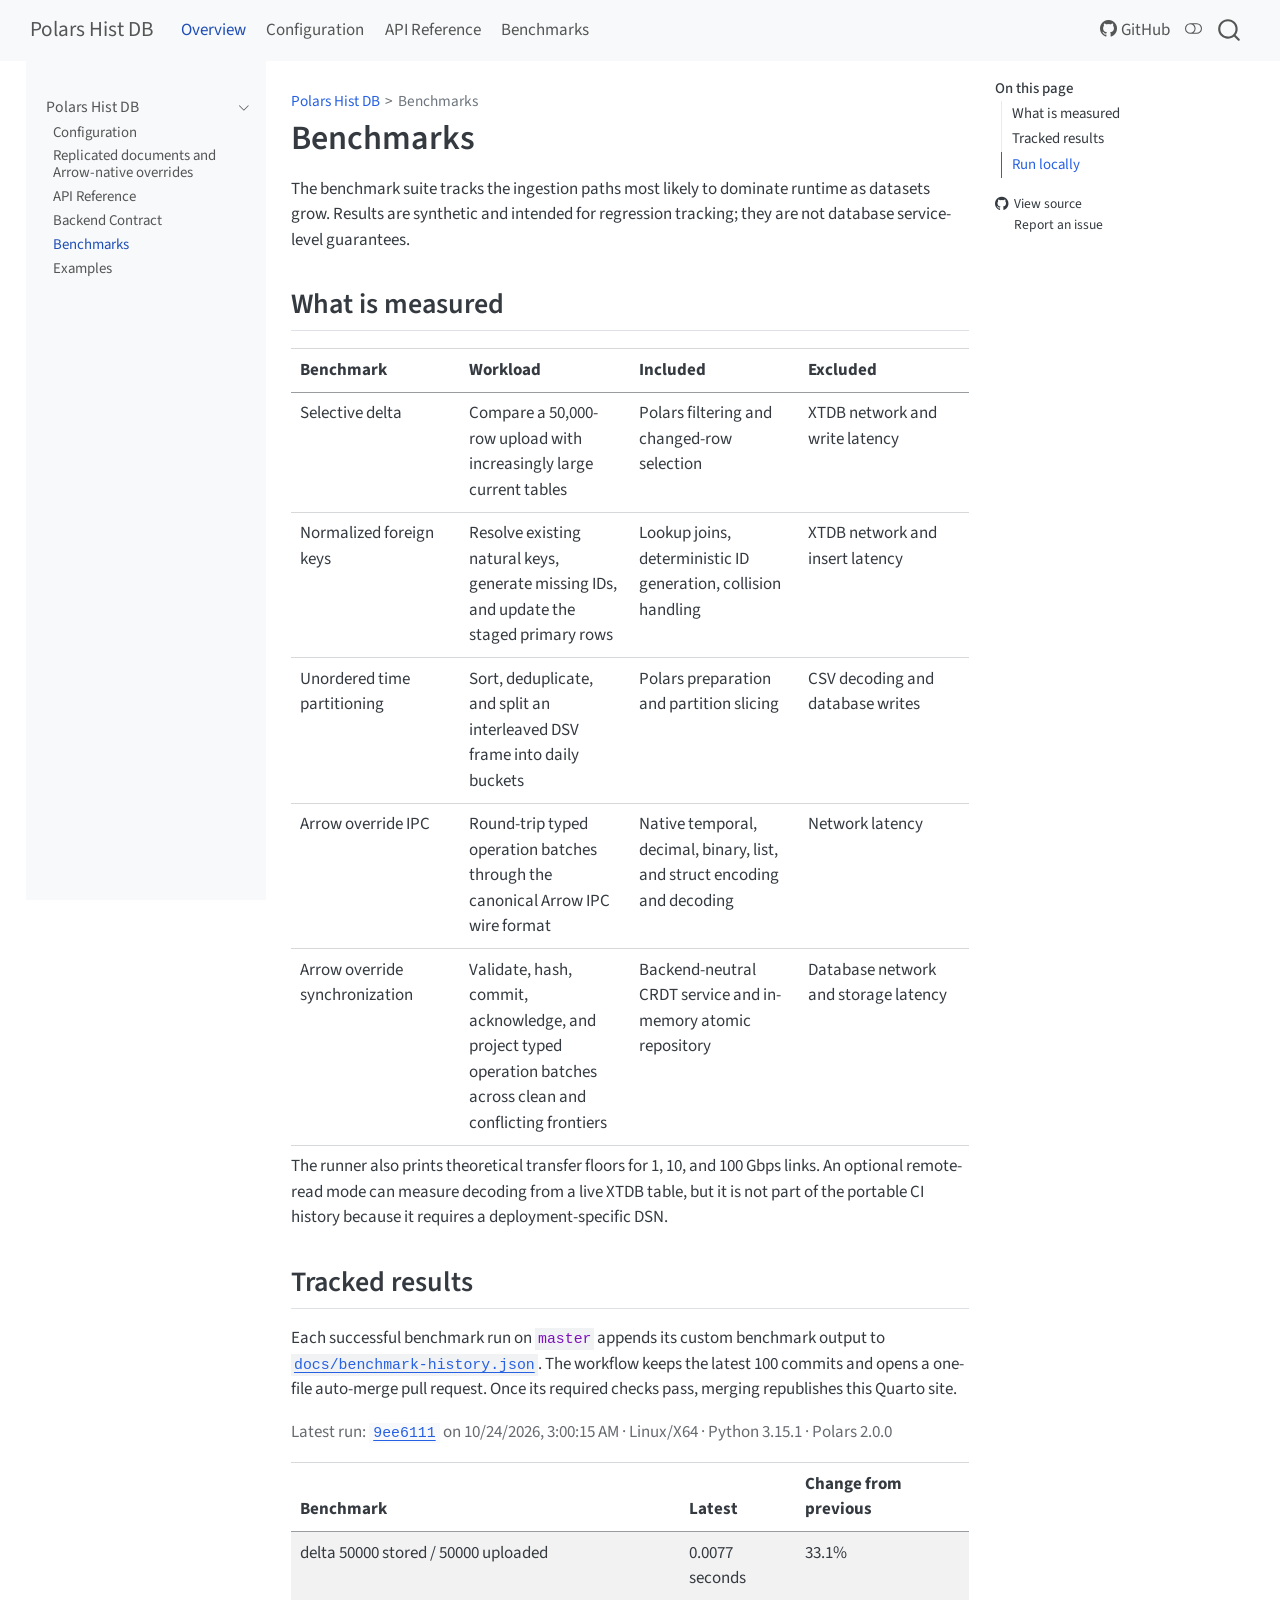
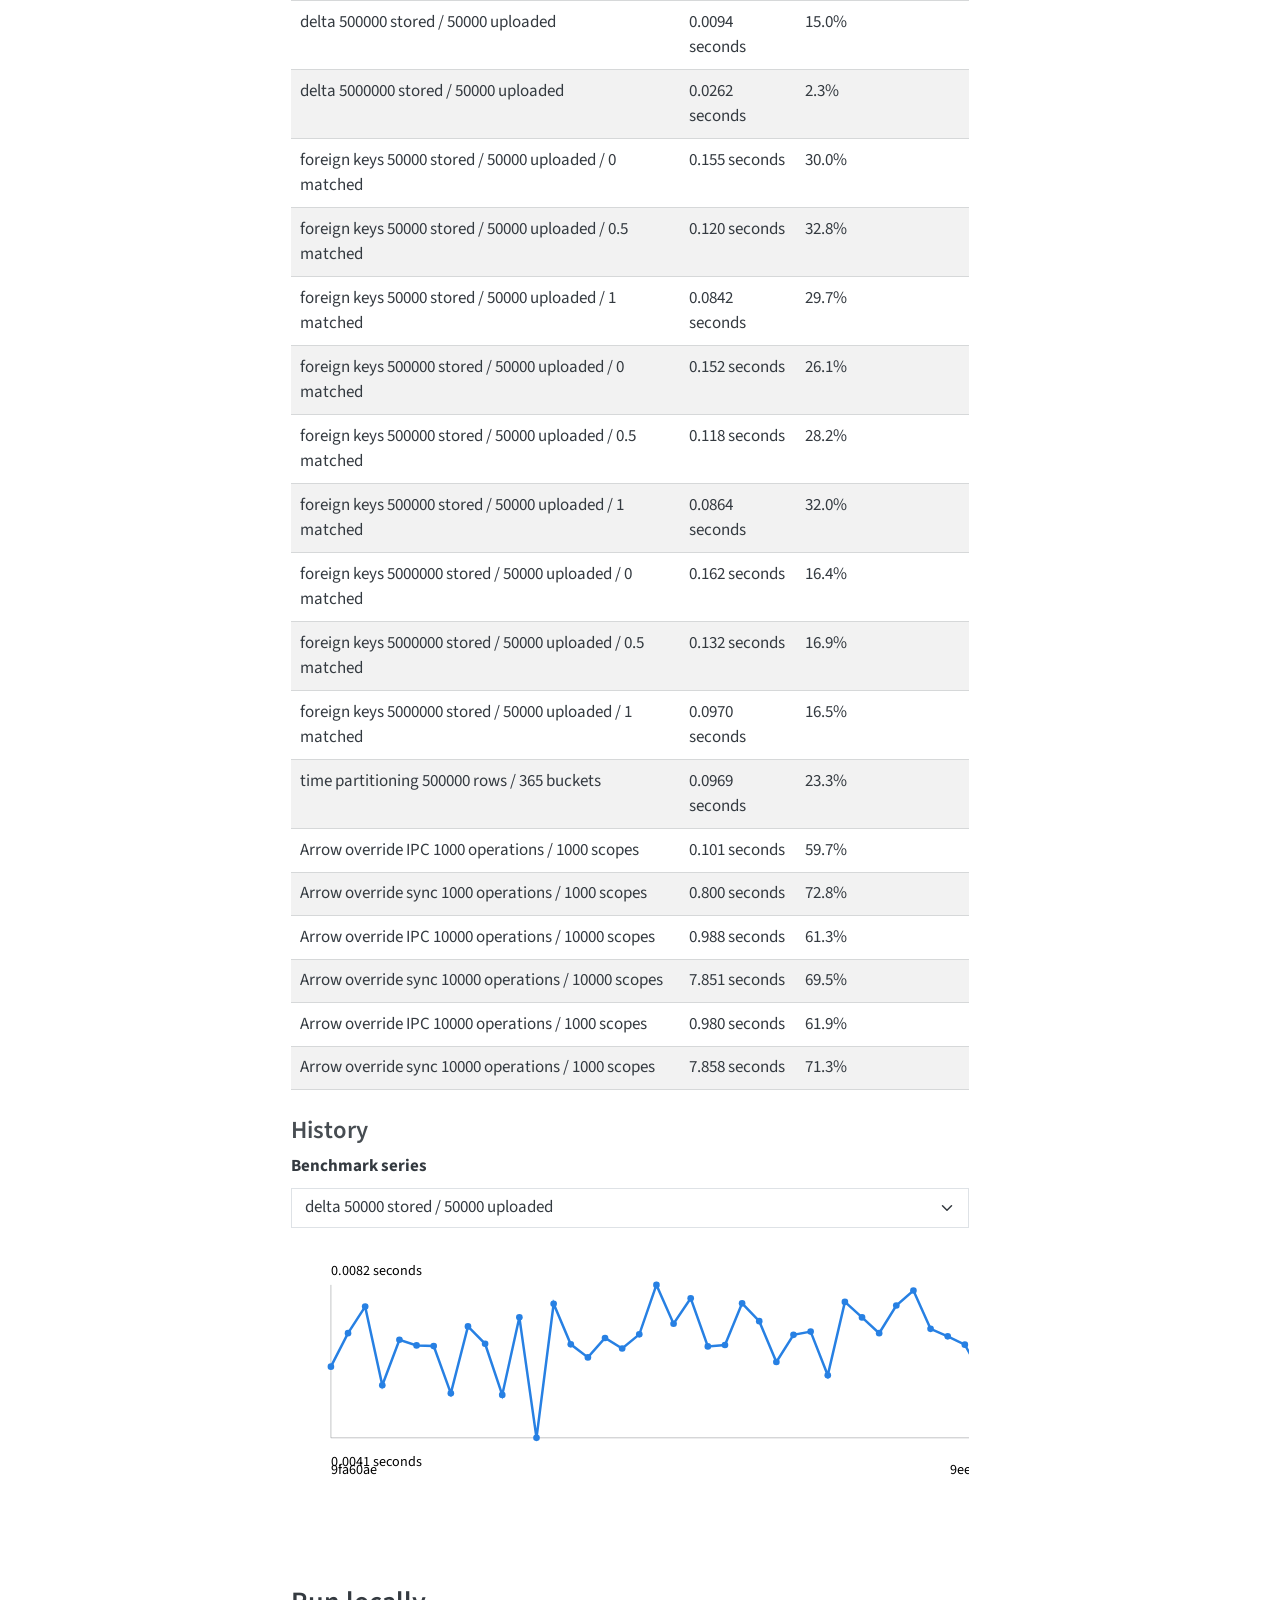
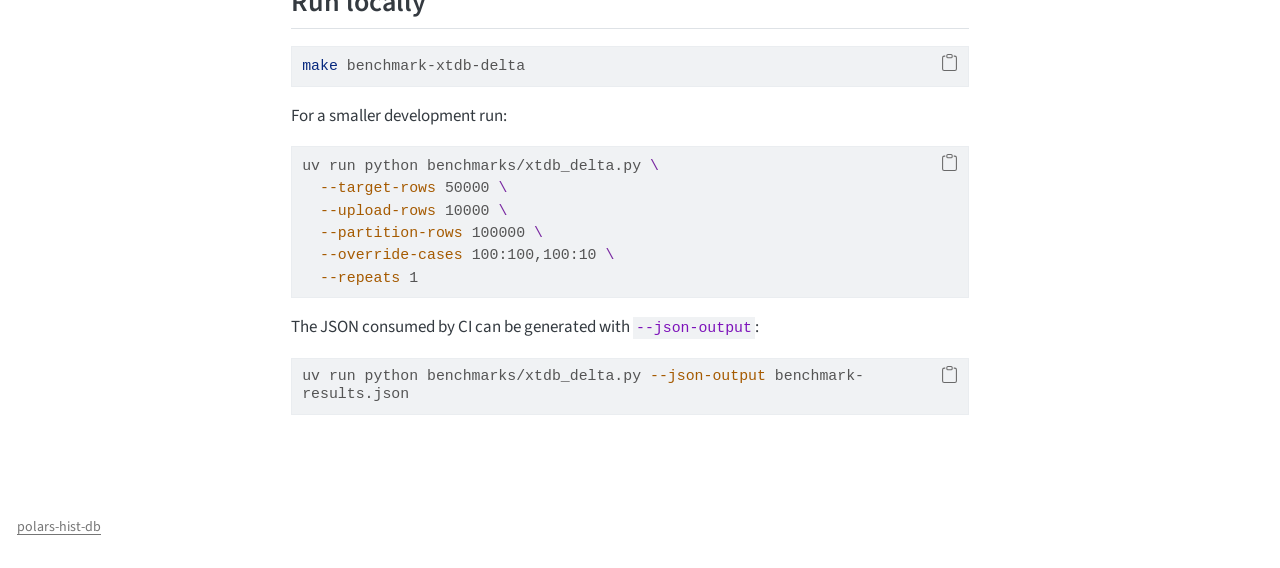
<file: benchmarks.html>
<!DOCTYPE html>
<html xmlns="http://www.w3.org/1999/xhtml" lang="en" xml:lang="en"><head>

<meta charset="utf-8">
<meta name="generator" content="quarto-1.10.19">

<meta name="viewport" content="width=device-width, initial-scale=1.0, user-scalable=yes">


<title>Benchmarks – Polars Hist DB</title>
<style>
/* Default styles provided by pandoc.
** See https://pandoc.org/MANUAL.html#variables-for-html for config info.
*/
span.smallcaps{font-variant: small-caps;}
div.columns{display: flex; gap: 1.5em;}
div.column{flex: auto;}
@media screen {
div.columns{gap: min(4vw, 1.5em);}
div.column{overflow-x: auto;}
}
div.hanging-indent{margin-left: 1.5em; text-indent: -1.5em;}
ul.task-list{list-style: none;}
ul.task-list li input[type="checkbox"] {
  width: 0.8em;
  margin: 0 0.8em 0.2em -1em; /* quarto-specific, see https://github.com/quarto-dev/quarto-cli/issues/4556 */ 
  vertical-align: middle;
}
/* CSS for syntax highlighting */
html { -webkit-text-size-adjust: 100%; }
pre > code.sourceCode { white-space: pre; position: relative; }
pre > code.sourceCode > span { display: inline-block; line-height: 1.25; }
pre > code.sourceCode > span:empty { height: 1.2em; }
.sourceCode { overflow: visible; }
code.sourceCode > span { color: inherit; text-decoration: inherit; }
div.sourceCode { margin: 1em 0; }
pre.sourceCode { margin: 0; }
@media screen {
div.sourceCode { overflow: auto; }
}
@media print {
pre > code.sourceCode { white-space: pre-wrap; }
pre > code.sourceCode > span { text-indent: -5em; padding-left: 5em; }
}
pre.numberSource code
  { counter-reset: source-line 0; }
pre.numberSource code > span
  { position: relative; left: -4em; counter-increment: source-line; }
pre.numberSource code > span > a:first-child::before
  { content: counter(source-line);
    position: relative; left: -1em; text-align: right; vertical-align: baseline;
    border: none; display: inline-block;
    -webkit-touch-callout: none; -webkit-user-select: none;
    -khtml-user-select: none; -moz-user-select: none;
    -ms-user-select: none; user-select: none;
    padding: 0 4px; width: 4em;
  }
pre.numberSource { margin-left: 3em;  padding-left: 4px; }
div.sourceCode
  {   }
@media screen {
pre > code.sourceCode > span > a:first-child::before { text-decoration: underline; }
}
</style>


<script src="site_libs/quarto-nav/quarto-nav.js"></script>
<script src="site_libs/quarto-nav/headroom.min.js"></script>
<script src="site_libs/clipboard/clipboard.min.js"></script>
<script src="site_libs/quarto-search/autocomplete.umd.js"></script>
<script src="site_libs/quarto-search/fuse.min.js"></script>
<script src="site_libs/quarto-search/quarto-search.js"></script>
<meta name="quarto:offset" content="./">
<script src="site_libs/quarto-html/quarto.js" type="module"></script>
<script src="site_libs/quarto-html/tabsets/tabsets.js" type="module"></script>
<script src="site_libs/quarto-html/popper.min.js"></script>
<script src="site_libs/quarto-html/tippy.umd.min.js"></script>
<script src="site_libs/quarto-html/anchor.min.js"></script>
<link href="site_libs/quarto-html/tippy.css" rel="stylesheet">
<link href="site_libs/quarto-html/quarto-syntax-highlighting-e21500bb30e7ce080c64316834ee3be8.css" rel="stylesheet" class="quarto-color-scheme" id="quarto-text-highlighting-styles">
<link href="site_libs/quarto-html/quarto-syntax-highlighting-dark-09606243866072c1aa00d3ff38fff5fe.css" rel="stylesheet" class="quarto-color-scheme quarto-color-alternate" id="quarto-text-highlighting-styles">
<link href="site_libs/quarto-html/quarto-syntax-highlighting-e21500bb30e7ce080c64316834ee3be8.css" rel="stylesheet" class="quarto-color-scheme-extra" id="quarto-text-highlighting-styles">
<script src="site_libs/bootstrap/bootstrap.min.js"></script>
<link href="site_libs/bootstrap/bootstrap-icons.css" rel="stylesheet">
<link href="site_libs/bootstrap/bootstrap-2e805ecb1856ab5fc7014d7291e3adbc.min.css" rel="stylesheet" append-hash="true" class="quarto-color-scheme" id="quarto-bootstrap" data-mode="light">
<link href="site_libs/bootstrap/bootstrap-dark-391dd5a90d4adeed8c7569d8f604ab61.min.css" rel="stylesheet" append-hash="true" class="quarto-color-scheme quarto-color-alternate" id="quarto-bootstrap" data-mode="dark">
<link href="site_libs/bootstrap/bootstrap-2e805ecb1856ab5fc7014d7291e3adbc.min.css" rel="stylesheet" append-hash="true" class="quarto-color-scheme-extra" id="quarto-bootstrap" data-mode="light">
<script id="quarto-search-options" type="application/json">{
  "location": "navbar",
  "copy-button": false,
  "collapse-after": 3,
  "panel-placement": "end",
  "type": "overlay",
  "limit": 50,
  "keyboard-shortcut": [
    "f",
    "/",
    "s"
  ],
  "show-item-context": false,
  "language": {
    "search-no-results-text": "No results",
    "search-matching-documents-text": "matching documents",
    "search-copy-link-title": "Copy link to search",
    "search-hide-matches-text": "Hide additional matches",
    "search-more-match-text": "more match in this document",
    "search-more-matches-text": "more matches in this document",
    "search-clear-button-title": "Clear",
    "search-text-placeholder": "",
    "search-detached-cancel-button-title": "Cancel",
    "search-submit-button-title": "Submit",
    "search-label": "Search"
  }
}</script>


</head>

<body class="nav-sidebar floating nav-fixed quarto-light"><script id="quarto-html-before-body" type="application/javascript">
    const toggleBodyColorMode = (bsSheetEl) => {
      const mode = bsSheetEl.getAttribute("data-mode");
      const bodyEl = window.document.querySelector("body");
      if (mode === "dark") {
        bodyEl.classList.add("quarto-dark");
        bodyEl.classList.remove("quarto-light");
      } else {
        bodyEl.classList.add("quarto-light");
        bodyEl.classList.remove("quarto-dark");
      }
    }
    const toggleBodyColorPrimary = () => {
      const bsSheetEl = window.document.querySelector("link#quarto-bootstrap:not([rel=disabled-stylesheet])");
      if (bsSheetEl) {
        toggleBodyColorMode(bsSheetEl);
      }
    }
    const setColorSchemeToggle = (alternate) => {
      const toggles = window.document.querySelectorAll('.quarto-color-scheme-toggle');
      for (let i=0; i < toggles.length; i++) {
        const toggle = toggles[i];
        if (toggle) {
          if (alternate) {
            toggle.classList.add("alternate");
          } else {
            toggle.classList.remove("alternate");
          }
        }
      }
    };
    const toggleColorMode = (alternate) => {
      // Switch the stylesheets
      const primaryStylesheets = window.document.querySelectorAll('link.quarto-color-scheme:not(.quarto-color-alternate)');
      const alternateStylesheets = window.document.querySelectorAll('link.quarto-color-scheme.quarto-color-alternate');
      manageTransitions('#quarto-margin-sidebar .nav-link', false);
      if (alternate) {
        // note: dark is layered on light, we don't disable primary!
        enableStylesheet(alternateStylesheets);
        for (const sheetNode of alternateStylesheets) {
          if (sheetNode.id === "quarto-bootstrap") {
            toggleBodyColorMode(sheetNode);
          }
        }
      } else {
        disableStylesheet(alternateStylesheets);
        enableStylesheet(primaryStylesheets)
        toggleBodyColorPrimary();
      }
      manageTransitions('#quarto-margin-sidebar .nav-link', true);
      // Switch the toggles
      setColorSchemeToggle(alternate)
      // Hack to workaround the fact that safari doesn't
      // properly recolor the scrollbar when toggling (#1455)
      if (navigator.userAgent.indexOf('Safari') > 0 && navigator.userAgent.indexOf('Chrome') == -1) {
        manageTransitions("body", false);
        window.scrollTo(0, 1);
        setTimeout(() => {
          window.scrollTo(0, 0);
          manageTransitions("body", true);
        }, 40);
      }
    }
    const disableStylesheet = (stylesheets) => {
      for (let i=0; i < stylesheets.length; i++) {
        const stylesheet = stylesheets[i];
        stylesheet.rel = 'disabled-stylesheet';
      }
    }
    const enableStylesheet = (stylesheets) => {
      for (let i=0; i < stylesheets.length; i++) {
        const stylesheet = stylesheets[i];
        if(stylesheet.rel !== 'stylesheet') { // for Chrome, which will still FOUC without this check
          stylesheet.rel = 'stylesheet';
        }
      }
    }
    const manageTransitions = (selector, allowTransitions) => {
      const els = window.document.querySelectorAll(selector);
      for (let i=0; i < els.length; i++) {
        const el = els[i];
        if (allowTransitions) {
          el.classList.remove('notransition');
        } else {
          el.classList.add('notransition');
        }
      }
    }
    const isFileUrl = () => {
      return window.location.protocol === 'file:';
    }
    const hasAlternateSentinel = () => {
      let styleSentinel = getColorSchemeSentinel();
      if (styleSentinel !== null) {
        return styleSentinel === "alternate";
      } else {
        return false;
      }
    }
    const setStyleSentinel = (alternate) => {
      const value = alternate ? "alternate" : "default";
      if (!isFileUrl()) {
        window.localStorage.setItem("quarto-color-scheme", value);
      } else {
        localAlternateSentinel = value;
      }
    }
    const getColorSchemeSentinel = () => {
      if (!isFileUrl()) {
        const storageValue = window.localStorage.getItem("quarto-color-scheme");
        return storageValue != null ? storageValue : localAlternateSentinel;
      } else {
        return localAlternateSentinel;
      }
    }
    const toggleGiscusIfUsed = (isAlternate, darkModeDefault) => {
      const baseTheme = document.querySelector('#giscus-base-theme')?.value ?? 'light';
      const alternateTheme = document.querySelector('#giscus-alt-theme')?.value ?? 'dark';
      let newTheme = '';
      if(authorPrefersDark) {
        newTheme = isAlternate ? baseTheme : alternateTheme;
      } else {
        newTheme = isAlternate ? alternateTheme : baseTheme;
      }
      const changeGiscusTheme = () => {
        // From: https://github.com/giscus/giscus/issues/336
        const sendMessage = (message) => {
          const iframe = document.querySelector('iframe.giscus-frame');
          if (!iframe) return;
          iframe.contentWindow.postMessage({ giscus: message }, 'https://giscus.app');
        }
        sendMessage({
          setConfig: {
            theme: newTheme
          }
        });
      }
      const isGiscussLoaded = window.document.querySelector('iframe.giscus-frame') !== null;
      if (isGiscussLoaded) {
        changeGiscusTheme();
      }
    };
    const authorPrefersDark = false;
    const darkModeDefault = authorPrefersDark;
      document.querySelector('link#quarto-text-highlighting-styles.quarto-color-scheme-extra').rel = 'disabled-stylesheet';
      document.querySelector('link#quarto-bootstrap.quarto-color-scheme-extra').rel = 'disabled-stylesheet';
    let localAlternateSentinel = darkModeDefault ? 'alternate' : 'default';
    // Dark / light mode switch
    window.quartoToggleColorScheme = () => {
      // Read the current dark / light value
      let toAlternate = !hasAlternateSentinel();
      toggleColorMode(toAlternate);
      setStyleSentinel(toAlternate);
      toggleGiscusIfUsed(toAlternate, darkModeDefault);
      window.dispatchEvent(new Event('resize'));
    };
    // Switch to dark mode if need be
    if (hasAlternateSentinel()) {
      toggleColorMode(true);
    } else {
      toggleColorMode(false);
    }
  </script>

<div id="quarto-search-results"></div>
  <header id="quarto-header" class="headroom fixed-top">
    <nav class="navbar navbar-expand-lg " data-bs-theme="dark">
      <div class="navbar-container container-fluid">
      <div class="navbar-brand-container mx-auto">
    <a class="navbar-brand" href="./index.html">
    <span class="navbar-title">Polars Hist DB</span>
    </a>
  </div>
            <div id="quarto-search" class="" title="Search"></div>
          <button class="navbar-toggler" type="button" data-bs-toggle="collapse" data-bs-target="#navbarCollapse" aria-controls="navbarCollapse" role="menu" aria-expanded="false" aria-label="Toggle navigation" onclick="if (window.quartoToggleHeadroom) { window.quartoToggleHeadroom(); }">
  <span class="navbar-toggler-icon"></span>
</button>
          <div class="collapse navbar-collapse" id="navbarCollapse">
            <ul class="navbar-nav navbar-nav-scroll me-auto">
  <li class="nav-item">
    <a class="nav-link active" href="./index.html" aria-current="page"> 
<span class="menu-text">Overview</span></a>
  </li>  
  <li class="nav-item">
    <a class="nav-link" href="./configuration.html"> 
<span class="menu-text">Configuration</span></a>
  </li>  
  <li class="nav-item">
    <a class="nav-link" href="./api.html"> 
<span class="menu-text">API Reference</span></a>
  </li>  
  <li class="nav-item">
    <a class="nav-link" href="./benchmarks.html"> 
<span class="menu-text">Benchmarks</span></a>
  </li>  
</ul>
            <ul class="navbar-nav navbar-nav-scroll ms-auto">
  <li class="nav-item">
    <a class="nav-link" href="https://github.com/jr200-labs/polars-hist-db"> <i class="bi bi-github" role="img">
</i> 
<span class="menu-text">GitHub</span></a>
  </li>  
</ul>
          </div> <!-- /navcollapse -->
            <div class="quarto-navbar-tools">
  <a href="" class="quarto-color-scheme-toggle quarto-navigation-tool  px-1" onclick="window.quartoToggleColorScheme(); return false;" title="Toggle dark mode"><i class="bi"></i></a>
</div>
      </div> <!-- /container-fluid -->
    </nav>
  <nav class="quarto-secondary-nav">
    <div class="container-fluid d-flex">
      <button type="button" class="quarto-btn-toggle btn" data-bs-toggle="collapse" role="button" data-bs-target=".quarto-sidebar-collapse-item" aria-controls="quarto-sidebar" aria-expanded="false" aria-label="Toggle sidebar navigation" onclick="if (window.quartoToggleHeadroom) { window.quartoToggleHeadroom(); }">
        <i class="bi bi-layout-text-sidebar-reverse"></i>
      </button>
        <nav class="quarto-page-breadcrumbs" aria-label="breadcrumb"><ol class="breadcrumb"><li class="breadcrumb-item"><a href="./index.html">Polars Hist DB</a></li><li class="breadcrumb-item"><a href="./benchmarks.html">Benchmarks</a></li></ol></nav>
        <a class="flex-grow-1" role="navigation" data-bs-toggle="collapse" data-bs-target=".quarto-sidebar-collapse-item" aria-controls="quarto-sidebar" aria-expanded="false" aria-label="Toggle sidebar navigation" onclick="if (window.quartoToggleHeadroom) { window.quartoToggleHeadroom(); }">      
        </a>
    </div>
  </nav>
</header>
<!-- content -->
<div id="quarto-content" class="quarto-container page-columns page-rows-contents page-layout-article page-navbar">
<!-- sidebar -->
  <nav id="quarto-sidebar" class="sidebar collapse collapse-horizontal quarto-sidebar-collapse-item sidebar-navigation floating overflow-auto">
    <div class="sidebar-menu-container"> 
    <ul class="list-unstyled mt-1">
        <li class="sidebar-item sidebar-item-section">
      <div class="sidebar-item-container"> 
            <a href="./index.html" class="sidebar-item-text sidebar-link">
 <span class="menu-text">Polars Hist DB</span></a>
          <a class="sidebar-item-toggle text-start" data-bs-toggle="collapse" data-bs-target="#quarto-sidebar-section-1" role="navigation" aria-expanded="true" aria-label="Toggle section">
            <i class="bi bi-chevron-right ms-2"></i>
          </a> 
      </div>
      <ul id="quarto-sidebar-section-1" class="collapse list-unstyled sidebar-section depth1 show">  
          <li class="sidebar-item">
  <div class="sidebar-item-container"> 
  <a href="./configuration.html" class="sidebar-item-text sidebar-link">
 <span class="menu-text">Configuration</span></a>
  </div>
</li>
          <li class="sidebar-item">
  <div class="sidebar-item-container"> 
  <a href="./replicated-overrides.html" class="sidebar-item-text sidebar-link">
 <span class="menu-text">Replicated documents and Arrow-native overrides</span></a>
  </div>
</li>
          <li class="sidebar-item">
  <div class="sidebar-item-container"> 
  <a href="./api.html" class="sidebar-item-text sidebar-link">
 <span class="menu-text">API Reference</span></a>
  </div>
</li>
          <li class="sidebar-item">
  <div class="sidebar-item-container"> 
  <a href="./backend-contract.html" class="sidebar-item-text sidebar-link">
 <span class="menu-text">Backend Contract</span></a>
  </div>
</li>
          <li class="sidebar-item">
  <div class="sidebar-item-container"> 
  <a href="./benchmarks.html" class="sidebar-item-text sidebar-link active">
 <span class="menu-text">Benchmarks</span></a>
  </div>
</li>
          <li class="sidebar-item">
  <div class="sidebar-item-container"> 
  <a href="./examples.html" class="sidebar-item-text sidebar-link">
 <span class="menu-text">Examples</span></a>
  </div>
</li>
      </ul>
  </li>
    </ul>
    </div>
</nav>
<div id="quarto-sidebar-glass" class="quarto-sidebar-collapse-item" data-bs-toggle="collapse" data-bs-target=".quarto-sidebar-collapse-item"></div>
<!-- margin-sidebar -->
    <div id="quarto-margin-sidebar" class="sidebar margin-sidebar">
        <nav id="TOC" role="doc-toc" class="toc-active">
    <h2 id="toc-title">On this page</h2>
   
  <ul>
  <li><a href="#what-is-measured" id="toc-what-is-measured" class="nav-link active" data-scroll-target="#what-is-measured">What is measured</a></li>
  <li><a href="#tracked-results" id="toc-tracked-results" class="nav-link" data-scroll-target="#tracked-results">Tracked results</a>
  <ul class="collapse">
  <li><a href="#history" id="toc-history" class="nav-link" data-scroll-target="#history">History</a></li>
  </ul></li>
  <li><a href="#run-locally" id="toc-run-locally" class="nav-link" data-scroll-target="#run-locally">Run locally</a></li>
  </ul>
<div class="toc-actions"><ul><li><a href="https://github.com/jr200-labs/polars-hist-db/blob/main/benchmarks.qmd" class="toc-action"><i class="bi bi-github"></i>View source</a></li><li><a href="https://github.com/jr200-labs/polars-hist-db/issues/new" class="toc-action"><i class="bi empty"></i>Report an issue</a></li></ul></div></nav>
    </div>
<!-- main -->
<main class="content" id="quarto-document-content">


<header id="title-block-header" class="quarto-title-block default"><nav class="quarto-page-breadcrumbs quarto-title-breadcrumbs d-none d-lg-block" aria-label="breadcrumb"><ol class="breadcrumb"><li class="breadcrumb-item"><a href="./index.html">Polars Hist DB</a></li><li class="breadcrumb-item"><a href="./benchmarks.html">Benchmarks</a></li></ol></nav>
<div class="quarto-title">
<h1 class="title">Benchmarks</h1>
</div>



<div class="quarto-title-meta">

    
  
    
  </div>
  


</header>


<p>The benchmark suite tracks the ingestion paths most likely to dominate runtime as datasets grow. Results are synthetic and intended for regression tracking; they are not database service-level guarantees.</p>
<section id="what-is-measured" class="level2">
<h2 class="anchored" data-anchor-id="what-is-measured">What is measured</h2>
<table class="caption-top table">
<colgroup>
<col style="width: 25%">
<col style="width: 25%">
<col style="width: 25%">
<col style="width: 25%">
</colgroup>
<thead>
<tr class="header">
<th>Benchmark</th>
<th>Workload</th>
<th>Included</th>
<th>Excluded</th>
</tr>
</thead>
<tbody>
<tr class="odd">
<td>Selective delta</td>
<td>Compare a 50,000-row upload with increasingly large current tables</td>
<td>Polars filtering and changed-row selection</td>
<td>XTDB network and write latency</td>
</tr>
<tr class="even">
<td>Normalized foreign keys</td>
<td>Resolve existing natural keys, generate missing IDs, and update the staged primary rows</td>
<td>Lookup joins, deterministic ID generation, collision handling</td>
<td>XTDB network and insert latency</td>
</tr>
<tr class="odd">
<td>Unordered time partitioning</td>
<td>Sort, deduplicate, and split an interleaved DSV frame into daily buckets</td>
<td>Polars preparation and partition slicing</td>
<td>CSV decoding and database writes</td>
</tr>
<tr class="even">
<td>Arrow override IPC</td>
<td>Round-trip typed operation batches through the canonical Arrow IPC wire format</td>
<td>Native temporal, decimal, binary, list, and struct encoding and decoding</td>
<td>Network latency</td>
</tr>
<tr class="odd">
<td>Arrow override synchronization</td>
<td>Validate, hash, commit, acknowledge, and project typed operation batches across clean and conflicting frontiers</td>
<td>Backend-neutral CRDT service and in-memory atomic repository</td>
<td>Database network and storage latency</td>
</tr>
</tbody>
</table>
<p>The runner also prints theoretical transfer floors for 1, 10, and 100 Gbps links. An optional remote-read mode can measure decoding from a live XTDB table, but it is not part of the portable CI history because it requires a deployment-specific DSN.</p>
</section>
<section id="tracked-results" class="level2">
<h2 class="anchored" data-anchor-id="tracked-results">Tracked results</h2>
<p>Each successful benchmark run on <code>master</code> appends its custom benchmark output to <a href="benchmark-history.json"><code>docs/benchmark-history.json</code></a>. The workflow keeps the latest 100 commits and opens a one-file auto-merge pull request. Once its required checks pass, merging republishes this Quarto site.</p>
<div id="benchmark-status" class="benchmark-note">
Loading benchmark history…
</div>
<div id="benchmark-latest">

</div>
<section id="history" class="level3">
<h3 class="anchored" data-anchor-id="history">History</h3>
<label for="benchmark-select"><strong>Benchmark series</strong></label> <select id="benchmark-select" class="form-select benchmark-select"></select>
<div id="benchmark-chart" class="benchmark-chart">

</div>
</section>
</section>
<section id="run-locally" class="level2">
<h2 class="anchored" data-anchor-id="run-locally">Run locally</h2>
<div class="code-copy-outer-scaffold"><div class="sourceCode" id="cb1"><pre class="sourceCode bash code-with-copy"><code class="sourceCode bash"><span id="cb1-1"><a href="#cb1-1" aria-hidden="true" tabindex="-1"></a><span class="fu">make</span> benchmark-xtdb-delta</span></code></pre></div><button title="Copy to Clipboard" class="code-copy-button"><i class="bi"></i></button></div>
<p>For a smaller development run:</p>
<div class="code-copy-outer-scaffold"><div class="sourceCode" id="cb2"><pre class="sourceCode bash code-with-copy"><code class="sourceCode bash"><span id="cb2-1"><a href="#cb2-1" aria-hidden="true" tabindex="-1"></a><span class="ex">uv</span> run python benchmarks/xtdb_delta.py <span class="dt">\</span></span>
<span id="cb2-2"><a href="#cb2-2" aria-hidden="true" tabindex="-1"></a>  <span class="at">--target-rows</span> 50000 <span class="dt">\</span></span>
<span id="cb2-3"><a href="#cb2-3" aria-hidden="true" tabindex="-1"></a>  <span class="at">--upload-rows</span> 10000 <span class="dt">\</span></span>
<span id="cb2-4"><a href="#cb2-4" aria-hidden="true" tabindex="-1"></a>  <span class="at">--partition-rows</span> 100000 <span class="dt">\</span></span>
<span id="cb2-5"><a href="#cb2-5" aria-hidden="true" tabindex="-1"></a>  <span class="at">--override-cases</span> 100:100,100:10 <span class="dt">\</span></span>
<span id="cb2-6"><a href="#cb2-6" aria-hidden="true" tabindex="-1"></a>  <span class="at">--repeats</span> 1</span></code></pre></div><button title="Copy to Clipboard" class="code-copy-button"><i class="bi"></i></button></div>
<p>The JSON consumed by CI can be generated with <code>--json-output</code>:</p>
<div class="code-copy-outer-scaffold"><div class="sourceCode" id="cb3"><pre class="sourceCode bash code-with-copy"><code class="sourceCode bash"><span id="cb3-1"><a href="#cb3-1" aria-hidden="true" tabindex="-1"></a><span class="ex">uv</span> run python benchmarks/xtdb_delta.py <span class="at">--json-output</span> benchmark-results.json</span></code></pre></div><button title="Copy to Clipboard" class="code-copy-button"><i class="bi"></i></button></div>
<style>
.benchmark-note { margin: 1rem 0; color: var(--bs-secondary-color); }
.benchmark-select { max-width: 52rem; margin: .5rem 0 1rem; }
.benchmark-chart { overflow-x: auto; min-height: 18rem; }
.benchmark-chart svg { width: 100%; min-width: 44rem; height: auto; }
.benchmark-chart .axis { stroke: currentColor; opacity: .35; }
.benchmark-chart .series { fill: none; stroke: #2780e3; stroke-width: 3; }
.benchmark-chart .point { fill: #2780e3; }
</style>
<script src="benchmark-history.js"></script>


</section>

</main> <!-- /main -->
<script id="quarto-html-after-body" type="application/javascript">
  window.document.addEventListener("DOMContentLoaded", function (event) {
    // Ensure there is a toggle, if there isn't float one in the top right
    if (window.document.querySelector('.quarto-color-scheme-toggle') === null) {
      const a = window.document.createElement('a');
      a.classList.add('top-right');
      a.classList.add('quarto-color-scheme-toggle');
      a.href = "";
      a.onclick = function() { try { window.quartoToggleColorScheme(); } catch {} return false; };
      const i = window.document.createElement("i");
      i.classList.add('bi');
      a.appendChild(i);
      window.document.body.appendChild(a);
    }
    setColorSchemeToggle(hasAlternateSentinel())
    const icon = "";
    const anchorJS = new window.AnchorJS();
    anchorJS.options = {
      placement: 'right',
      icon: icon
    };
    anchorJS.add('.anchored');
    const isCodeAnnotation = (el) => {
      for (const clz of el.classList) {
        if (clz.startsWith('code-annotation-')) {                     
          return true;
        }
      }
      return false;
    }
    const onCopySuccess = function(e) {
      // button target
      const button = e.trigger;
      // don't keep focus
      button.blur();
      // flash "checked"
      button.classList.add('code-copy-button-checked');
      var currentTitle = button.getAttribute("title");
      button.setAttribute("title", "Copied!");
      let tooltip;
      if (window.bootstrap) {
        button.setAttribute("data-bs-toggle", "tooltip");
        button.setAttribute("data-bs-placement", "left");
        button.setAttribute("data-bs-title", "Copied!");
        tooltip = new bootstrap.Tooltip(button, 
          { trigger: "manual", 
            customClass: "code-copy-button-tooltip",
            offset: [0, -8]});
        tooltip.show();    
      }
      setTimeout(function() {
        if (tooltip) {
          tooltip.hide();
          button.removeAttribute("data-bs-title");
          button.removeAttribute("data-bs-toggle");
          button.removeAttribute("data-bs-placement");
        }
        button.setAttribute("title", currentTitle);
        button.classList.remove('code-copy-button-checked');
      }, 1000);
      // clear code selection
      e.clearSelection();
    }
    const getTextToCopy = function(trigger) {
      const outerScaffold = trigger.parentElement.cloneNode(true);
      const codeEl = outerScaffold.querySelector('code');
      for (const childEl of codeEl.children) {
        if (isCodeAnnotation(childEl)) {
          childEl.remove();
        }
      }
      return codeEl.innerText;
    }
    const clipboard = new window.ClipboardJS('.code-copy-button:not([data-in-quarto-modal])', {
      text: getTextToCopy
    });
    clipboard.on('success', onCopySuccess);
    if (window.document.getElementById('quarto-embedded-source-code-modal')) {
      const clipboardModal = new window.ClipboardJS('.code-copy-button[data-in-quarto-modal]', {
        text: getTextToCopy,
        container: window.document.getElementById('quarto-embedded-source-code-modal')
      });
      clipboardModal.on('success', onCopySuccess);
    }
      var localhostRegex = new RegExp(/^(?:http|https):\/\/localhost\:?[0-9]*\//);
      var mailtoRegex = new RegExp(/^mailto:/);
        var filterRegex = new RegExp('/' + window.location.host + '/');
      var isInternal = (href) => {
          return filterRegex.test(href) || localhostRegex.test(href) || mailtoRegex.test(href);
      }
      // Inspect non-navigation links and adorn them if external
     var links = window.document.querySelectorAll('a[href]:not(.nav-link):not(.navbar-brand):not(.toc-action):not(.sidebar-link):not(.sidebar-item-toggle):not(.pagination-link):not(.no-external):not([aria-hidden]):not(.dropdown-item):not(.quarto-navigation-tool):not(.about-link)');
      for (var i=0; i<links.length; i++) {
        const link = links[i];
        if (!isInternal(link.href)) {
          // undo the damage that might have been done by quarto-nav.js in the case of
          // links that we want to consider external
          if (link.dataset.originalHref !== undefined) {
            link.href = link.dataset.originalHref;
          }
            // target, if specified
            link.setAttribute("target", "_blank");
            if (link.getAttribute("rel") === null) {
              link.setAttribute("rel", "noopener");
            }
        }
      }
    function tippyHover(el, contentFn, onTriggerFn, onUntriggerFn) {
      const config = {
        allowHTML: true,
        maxWidth: 500,
        delay: 100,
        arrow: false,
        appendTo: function(el) {
            return el.parentElement;
        },
        interactive: true,
        interactiveBorder: 10,
        theme: 'quarto',
        placement: 'bottom-start',
      };
      if (contentFn) {
        config.content = contentFn;
      }
      if (onTriggerFn) {
        config.onTrigger = onTriggerFn;
      }
      if (onUntriggerFn) {
        config.onUntrigger = onUntriggerFn;
      }
      window.tippy(el, config); 
    }
    const noterefs = window.document.querySelectorAll('a[role="doc-noteref"]');
    for (var i=0; i<noterefs.length; i++) {
      const ref = noterefs[i];
      tippyHover(ref, function() {
        // use id or data attribute instead here
        let href = ref.getAttribute('data-footnote-href') || ref.getAttribute('href');
        try { href = new URL(href).hash; } catch {}
        const id = href.replace(/^#\/?/, "");
        const note = window.document.getElementById(id);
        if (note) {
          return note.innerHTML;
        } else {
          return "";
        }
      });
    }
    const xrefs = window.document.querySelectorAll('a.quarto-xref');
    const processXRef = (id, note) => {
      // Strip column container classes
      const stripColumnClz = (el) => {
        el.classList.remove("page-full", "page-columns");
        if (el.children) {
          for (const child of el.children) {
            stripColumnClz(child);
          }
        }
      }
      stripColumnClz(note)
      if (id === null || id.startsWith('sec-')) {
        // Special case sections, only their first couple elements
        const container = document.createElement("div");
        if (note.children && note.children.length > 2) {
          container.appendChild(note.children[0].cloneNode(true));
          for (let i = 1; i < note.children.length; i++) {
            const child = note.children[i];
            if (child.tagName === "P" && child.innerText === "") {
              continue;
            } else {
              container.appendChild(child.cloneNode(true));
              break;
            }
          }
          if (window.Quarto?.typesetMath) {
            window.Quarto.typesetMath(container);
          }
          return container.innerHTML
        } else {
          if (window.Quarto?.typesetMath) {
            window.Quarto.typesetMath(note);
          }
          return note.innerHTML;
        }
      } else {
        // Remove any anchor links if they are present
        const anchorLink = note.querySelector('a.anchorjs-link');
        if (anchorLink) {
          anchorLink.remove();
        }
        if (window.Quarto?.typesetMath) {
          window.Quarto.typesetMath(note);
        }
        if (note.classList.contains("callout")) {
          return note.outerHTML;
        } else {
          return note.innerHTML;
        }
      }
    }
    for (var i=0; i<xrefs.length; i++) {
      const xref = xrefs[i];
      tippyHover(xref, undefined, function(instance) {
        instance.disable();
        let url = xref.getAttribute('href');
        let hash = undefined; 
        if (url.startsWith('#')) {
          hash = url;
        } else {
          try { hash = new URL(url).hash; } catch {}
        }
        if (hash) {
          const id = hash.replace(/^#\/?/, "");
          const note = window.document.getElementById(id);
          if (note !== null) {
            try {
              const html = processXRef(id, note.cloneNode(true));
              instance.setContent(html);
            } finally {
              instance.enable();
              instance.show();
            }
          } else {
            // See if we can fetch this
            fetch(url.split('#')[0])
            .then(res => res.text())
            .then(html => {
              const parser = new DOMParser();
              const htmlDoc = parser.parseFromString(html, "text/html");
              const note = htmlDoc.getElementById(id);
              if (note !== null) {
                const html = processXRef(id, note);
                instance.setContent(html);
              } 
            }).finally(() => {
              instance.enable();
              instance.show();
            });
          }
        } else {
          // See if we can fetch a full url (with no hash to target)
          // This is a special case and we should probably do some content thinning / targeting
          fetch(url)
          .then(res => res.text())
          .then(html => {
            const parser = new DOMParser();
            const htmlDoc = parser.parseFromString(html, "text/html");
            const note = htmlDoc.querySelector('main.content');
            if (note !== null) {
              // This should only happen for chapter cross references
              // (since there is no id in the URL)
              // remove the first header
              if (note.children.length > 0 && note.children[0].tagName === "HEADER") {
                note.children[0].remove();
              }
              const html = processXRef(null, note);
              instance.setContent(html);
            } 
          }).finally(() => {
            instance.enable();
            instance.show();
          });
        }
      }, function(instance) {
      });
    }
        let selectedAnnoteEl;
        const selectorForAnnotation = ( cell, annotation) => {
          let cellAttr = 'data-code-cell="' + cell + '"';
          let lineAttr = 'data-code-annotation="' +  annotation + '"';
          const selector = 'span[' + cellAttr + '][' + lineAttr + ']';
          return selector;
        }
        const selectCodeLines = (annoteEl) => {
          const doc = window.document;
          const targetCell = annoteEl.getAttribute("data-target-cell");
          const targetAnnotation = annoteEl.getAttribute("data-target-annotation");
          const annoteSpan = window.document.querySelector(selectorForAnnotation(targetCell, targetAnnotation));
          const lines = annoteSpan.getAttribute("data-code-lines").split(",");
          const lineIds = lines.map((line) => {
            return targetCell + "-" + line;
          })
          let top = null;
          let height = null;
          let parent = null;
          if (lineIds.length > 0) {
              //compute the position of the single el (top and bottom and make a div)
              const el = window.document.getElementById(lineIds[0]);
              top = el.offsetTop;
              height = el.offsetHeight;
              parent = el.parentElement.parentElement;
            if (lineIds.length > 1) {
              const lastEl = window.document.getElementById(lineIds[lineIds.length - 1]);
              const bottom = lastEl.offsetTop + lastEl.offsetHeight;
              height = bottom - top;
            }
            if (top !== null && height !== null && parent !== null) {
              // cook up a div (if necessary) and position it 
              let div = window.document.getElementById("code-annotation-line-highlight");
              if (div === null) {
                div = window.document.createElement("div");
                div.setAttribute("id", "code-annotation-line-highlight");
                div.style.position = 'absolute';
                parent.appendChild(div);
              }
              div.style.top = top - 2 + "px";
              div.style.height = height + 4 + "px";
              div.style.left = 0;
              let gutterDiv = window.document.getElementById("code-annotation-line-highlight-gutter");
              if (gutterDiv === null) {
                gutterDiv = window.document.createElement("div");
                gutterDiv.setAttribute("id", "code-annotation-line-highlight-gutter");
                gutterDiv.style.position = 'absolute';
                const codeCell = window.document.getElementById(targetCell);
                const gutter = codeCell.querySelector('.code-annotation-gutter');
                gutter.appendChild(gutterDiv);
              }
              gutterDiv.style.top = top - 2 + "px";
              gutterDiv.style.height = height + 4 + "px";
            }
            selectedAnnoteEl = annoteEl;
          }
        };
        const unselectCodeLines = () => {
          const elementsIds = ["code-annotation-line-highlight", "code-annotation-line-highlight-gutter"];
          elementsIds.forEach((elId) => {
            const div = window.document.getElementById(elId);
            if (div) {
              div.remove();
            }
          });
          selectedAnnoteEl = undefined;
        };
          // Handle positioning of the toggle
      window.addEventListener(
        "resize",
        throttle(() => {
          elRect = undefined;
          if (selectedAnnoteEl) {
            selectCodeLines(selectedAnnoteEl);
          }
        }, 10)
      );
      function throttle(fn, ms) {
      let throttle = false;
      let timer;
        return (...args) => {
          if(!throttle) { // first call gets through
              fn.apply(this, args);
              throttle = true;
          } else { // all the others get throttled
              if(timer) clearTimeout(timer); // cancel #2
              timer = setTimeout(() => {
                fn.apply(this, args);
                timer = throttle = false;
              }, ms);
          }
        };
      }
        // Attach click handler to the DT
        const annoteDls = window.document.querySelectorAll('dt[data-target-cell]');
        for (const annoteDlNode of annoteDls) {
          annoteDlNode.addEventListener('click', (event) => {
            const clickedEl = event.target;
            if (clickedEl !== selectedAnnoteEl) {
              unselectCodeLines();
              const activeEl = window.document.querySelector('dt[data-target-cell].code-annotation-active');
              if (activeEl) {
                activeEl.classList.remove('code-annotation-active');
              }
              selectCodeLines(clickedEl);
              clickedEl.classList.add('code-annotation-active');
            } else {
              // Unselect the line
              unselectCodeLines();
              clickedEl.classList.remove('code-annotation-active');
            }
          });
        }
    const findCites = (el) => {
      const parentEl = el.parentElement;
      if (parentEl) {
        const cites = parentEl.dataset.cites;
        if (cites) {
          return {
            el,
            cites: cites.split(' ')
          };
        } else {
          return findCites(el.parentElement)
        }
      } else {
        return undefined;
      }
    };
    var bibliorefs = window.document.querySelectorAll('a[role="doc-biblioref"]');
    for (var i=0; i<bibliorefs.length; i++) {
      const ref = bibliorefs[i];
      const citeInfo = findCites(ref);
      if (citeInfo) {
        tippyHover(citeInfo.el, function() {
          var popup = window.document.createElement('div');
          citeInfo.cites.forEach(function(cite) {
            var citeDiv = window.document.createElement('div');
            citeDiv.classList.add('hanging-indent');
            citeDiv.classList.add('csl-entry');
            var biblioDiv = window.document.getElementById('ref-' + cite);
            if (biblioDiv) {
              citeDiv.innerHTML = biblioDiv.innerHTML;
            }
            popup.appendChild(citeDiv);
          });
          return popup.innerHTML;
        });
      }
    }
  });
  </script>
</div> <!-- /content -->
<footer class="footer">
  <div class="nav-footer">
    <div class="nav-footer-left">
<p><a href="https://github.com/jr200-labs/polars-hist-db">polars-hist-db</a></p>
</div>   
    <div class="nav-footer-center">
      &nbsp;
    <div class="toc-actions d-sm-block d-md-none"><ul><li><a href="https://github.com/jr200-labs/polars-hist-db/blob/main/benchmarks.qmd" class="toc-action"><i class="bi bi-github"></i>View source</a></li><li><a href="https://github.com/jr200-labs/polars-hist-db/issues/new" class="toc-action"><i class="bi empty"></i>Report an issue</a></li></ul></div></div>
    <div class="nav-footer-right">
      &nbsp;
    </div>
  </div>
</footer>




</body></html>
</file>
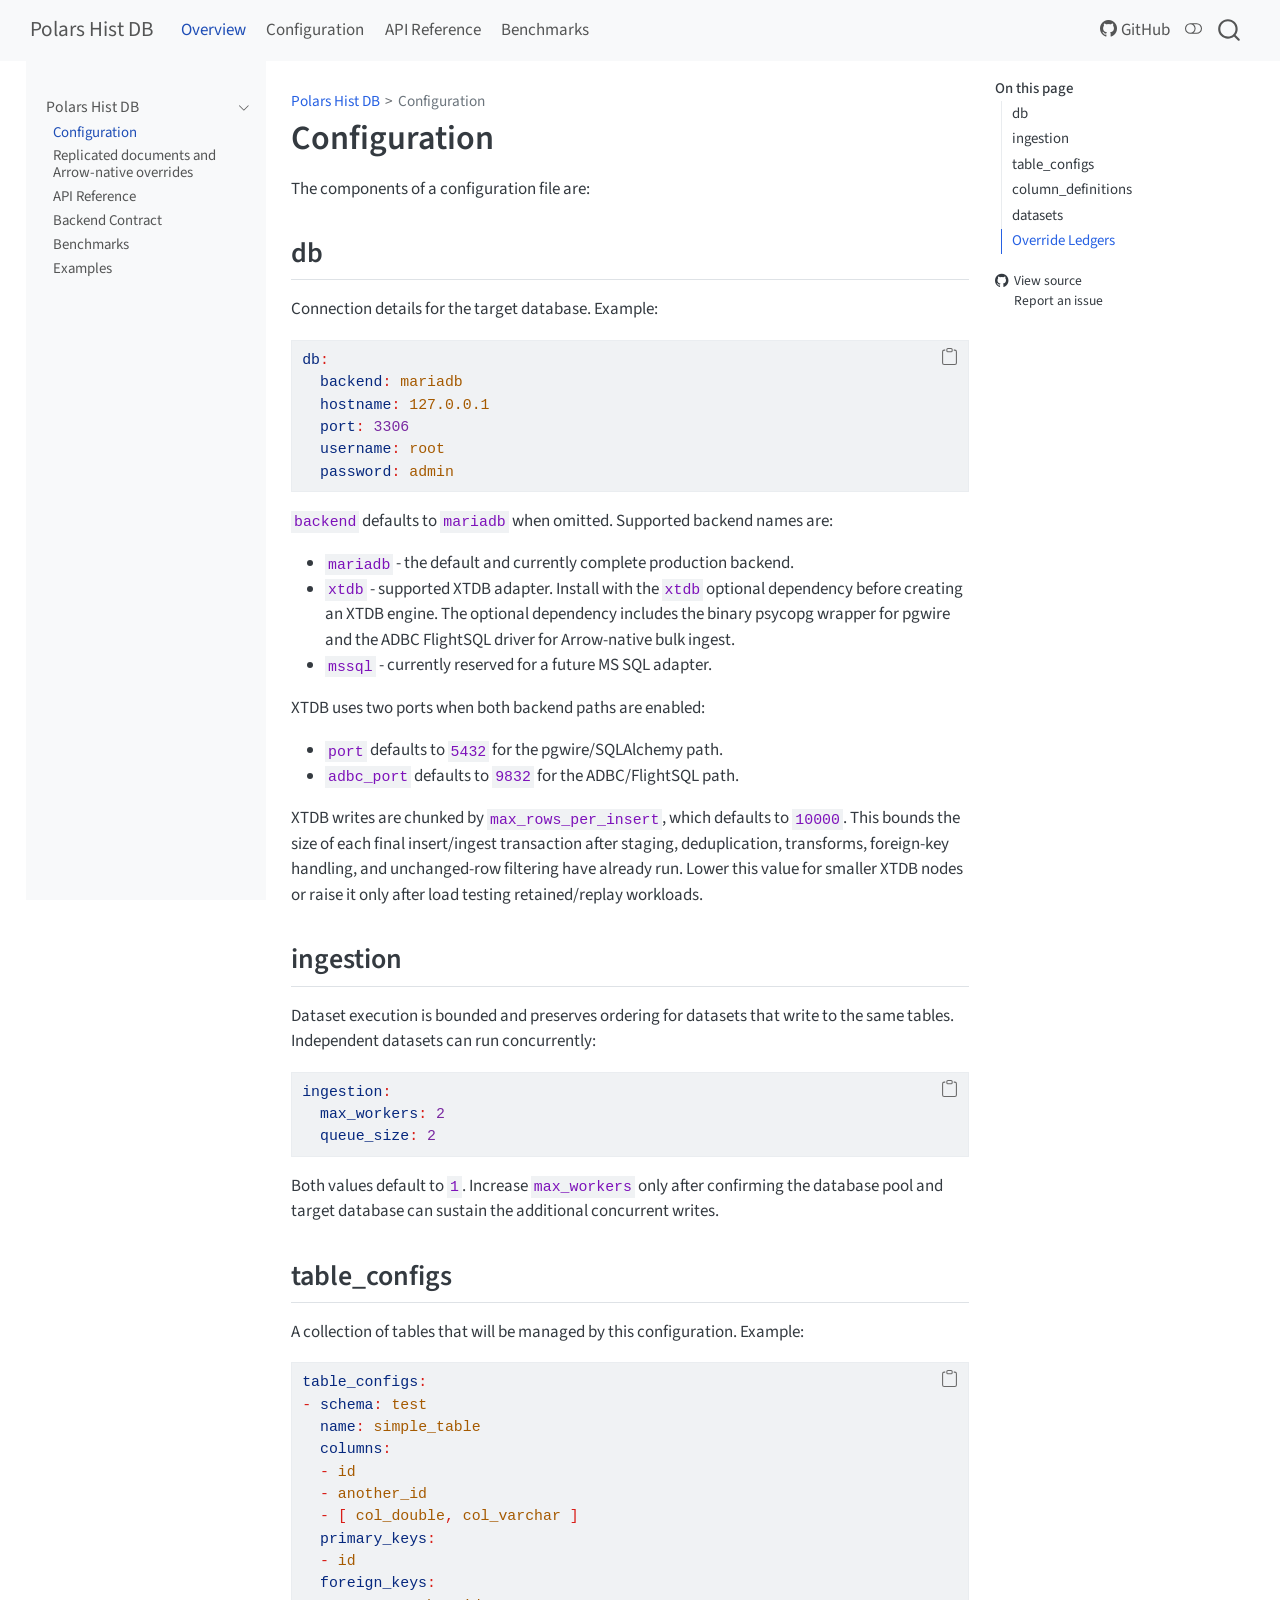
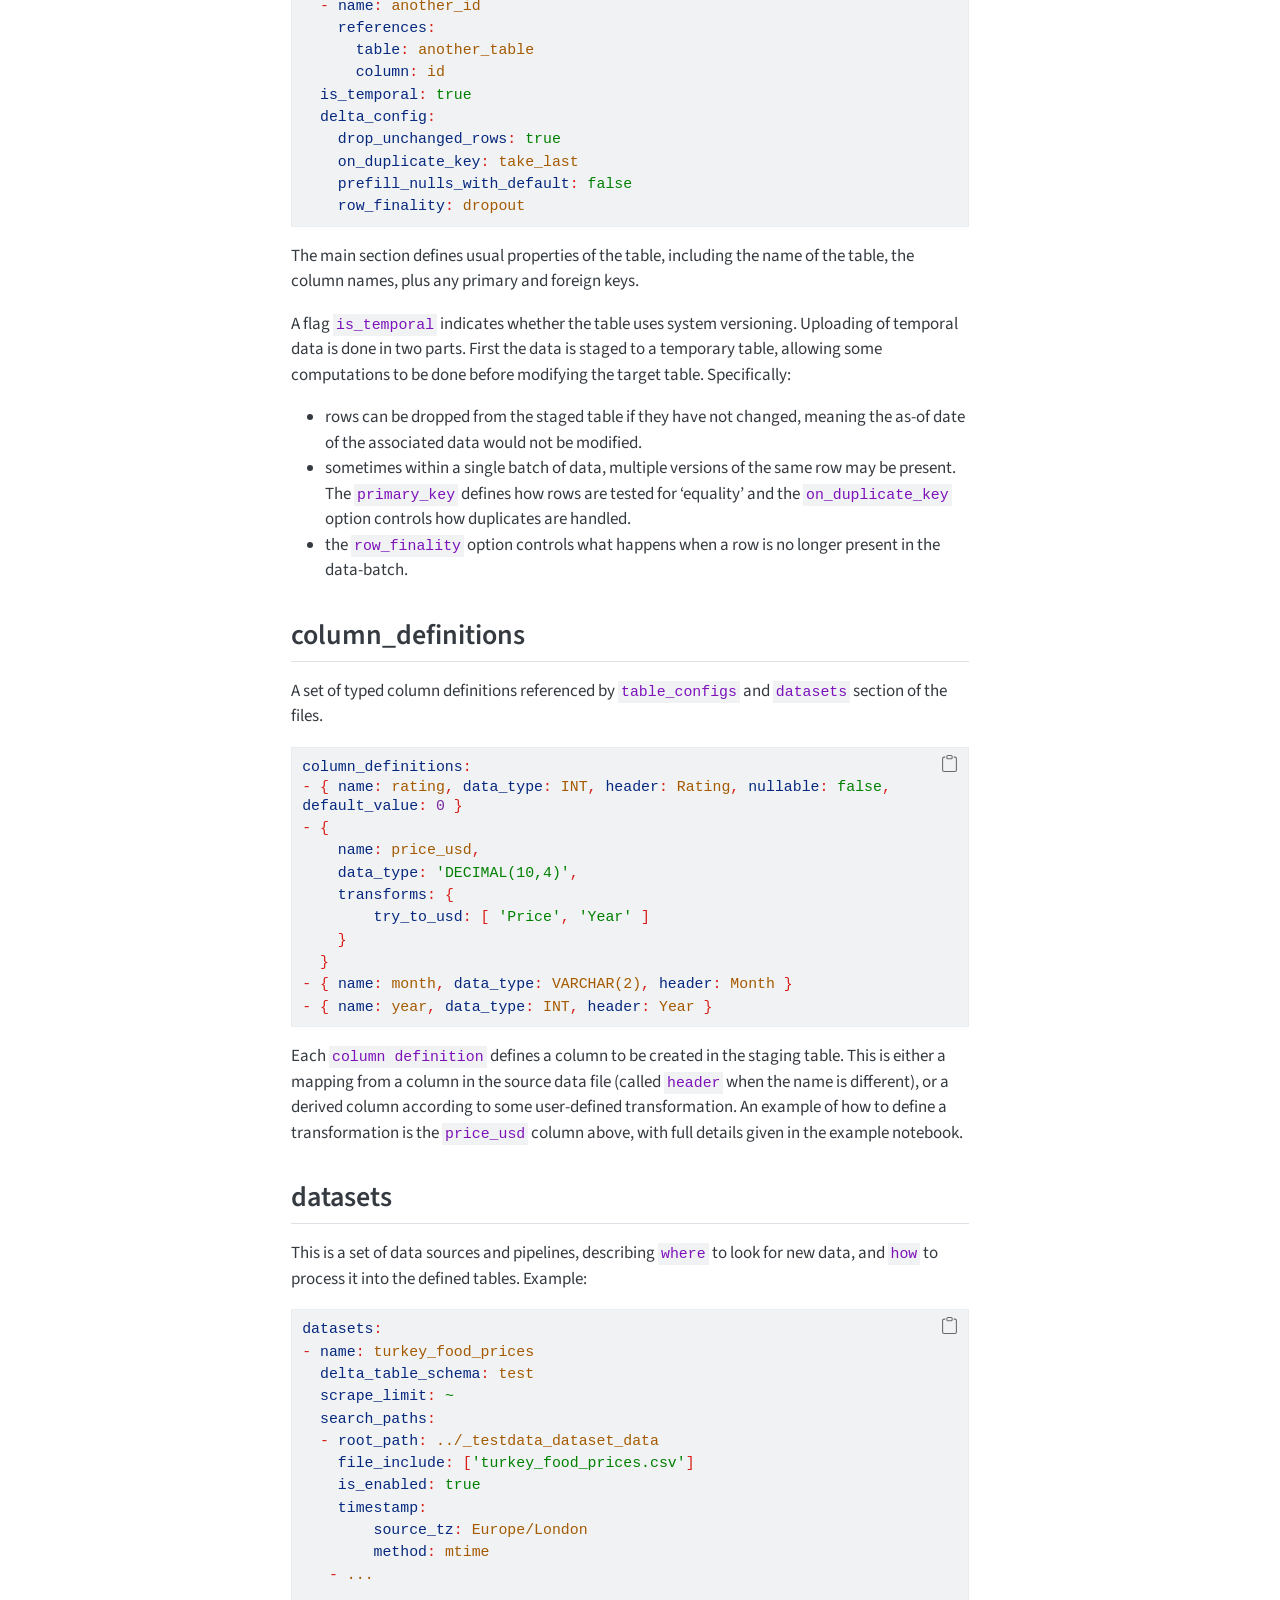
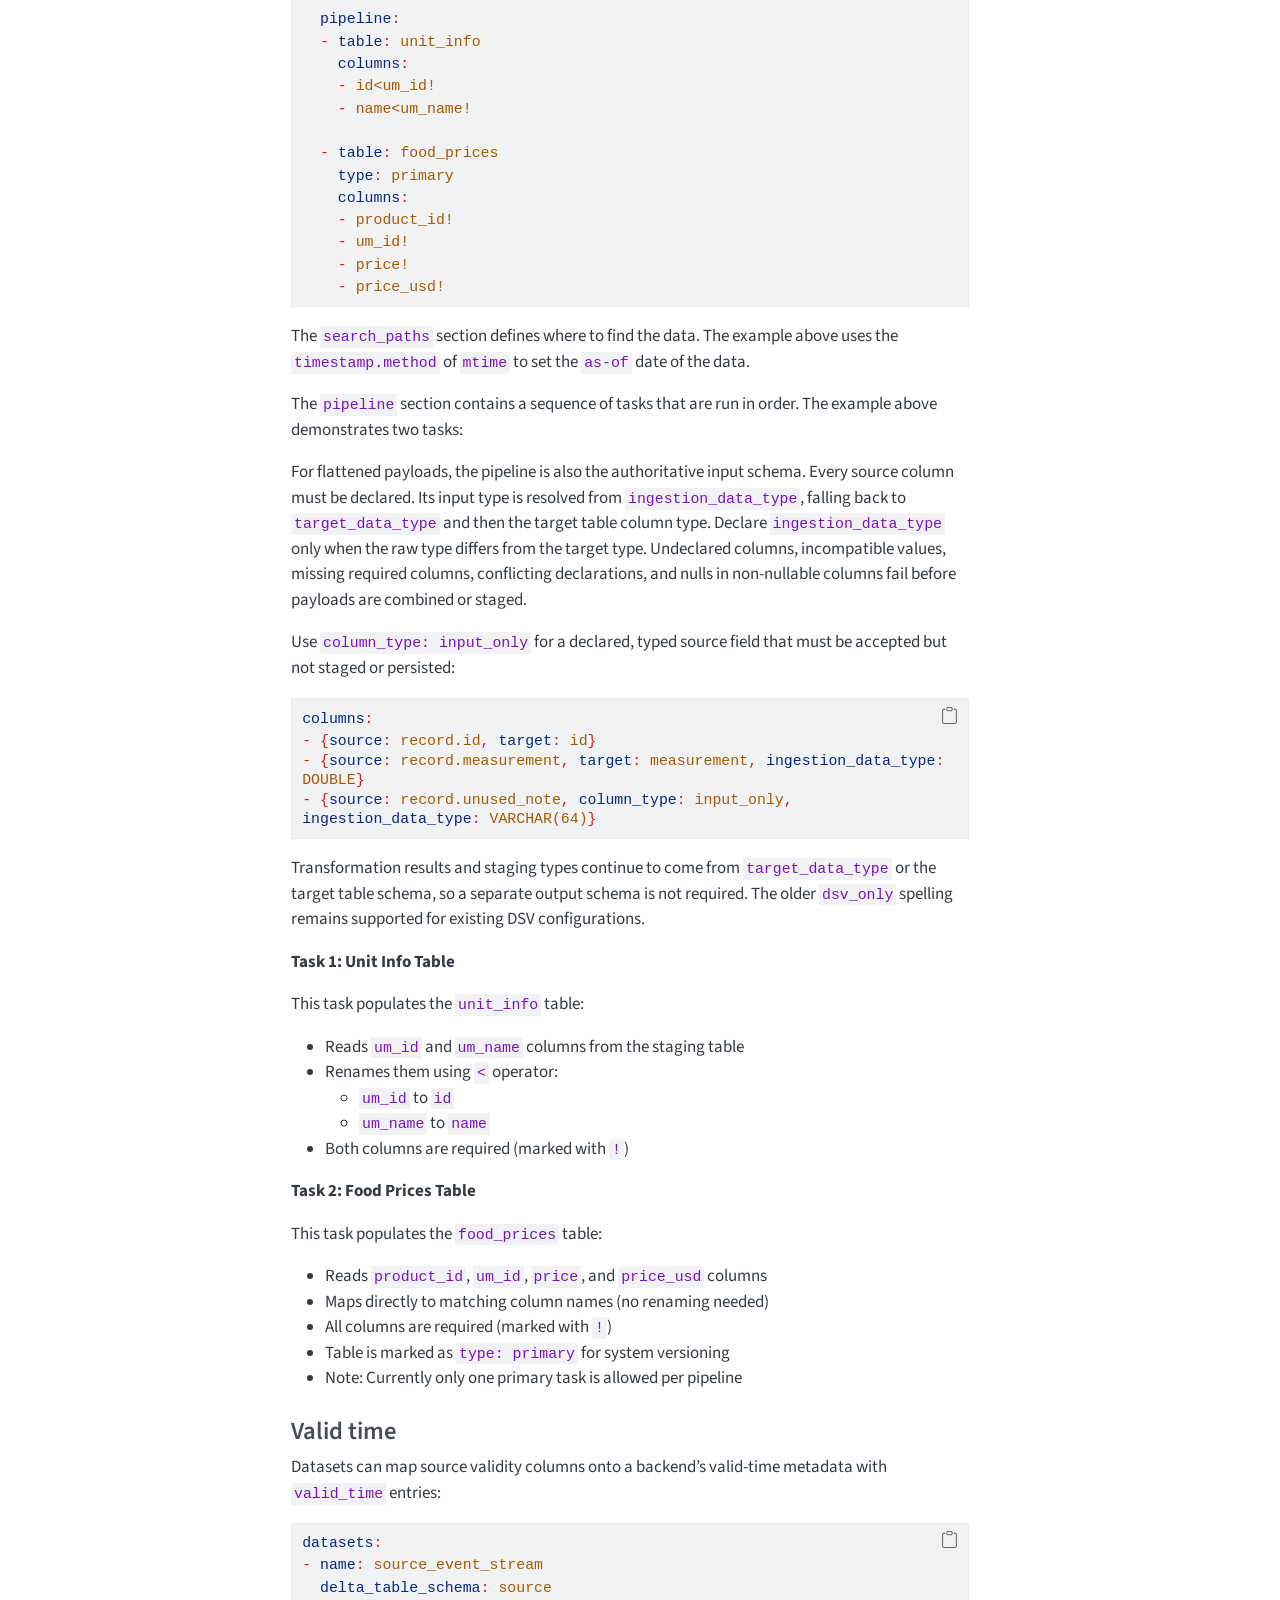
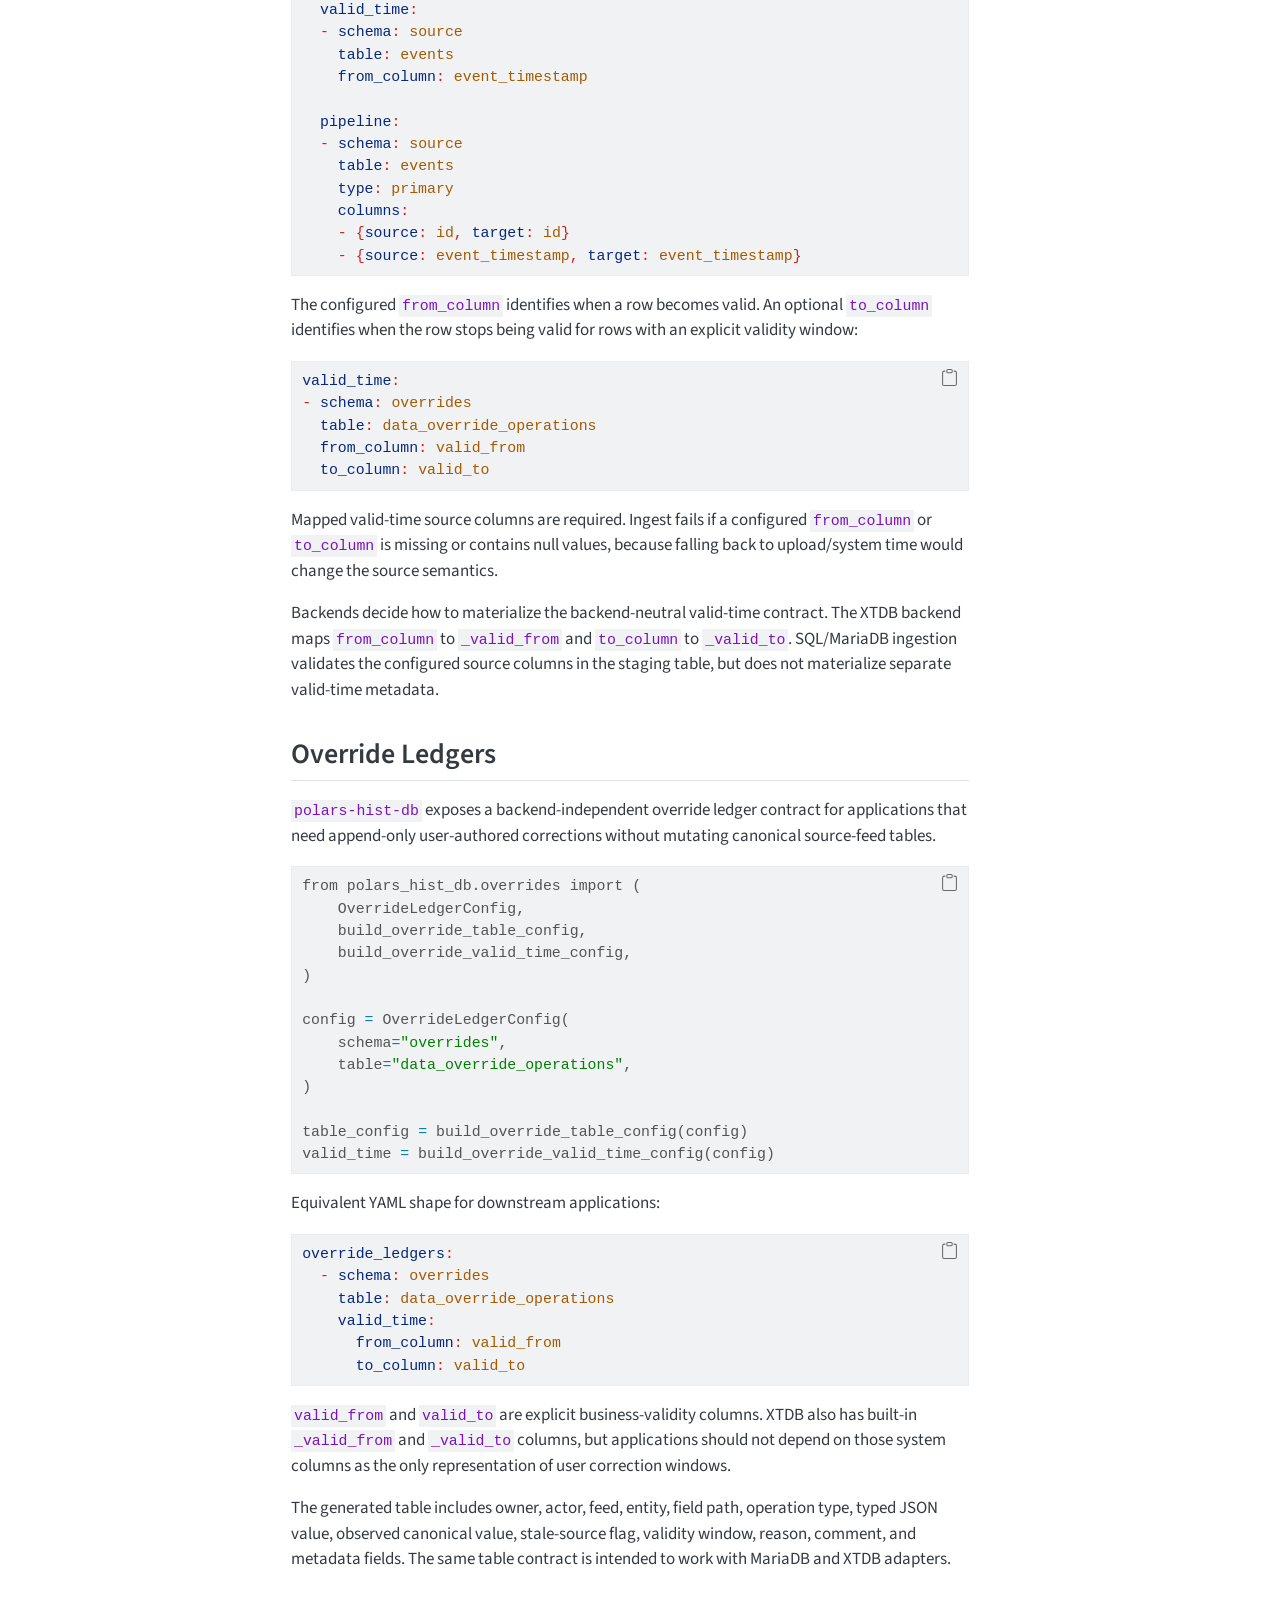
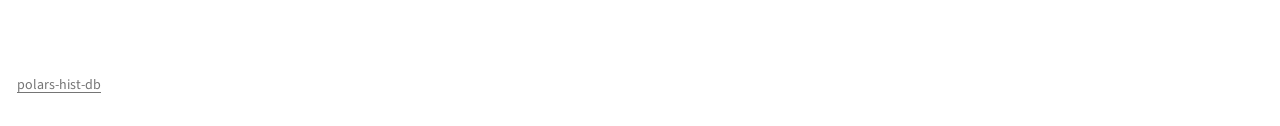
<file: configuration.html>
<!DOCTYPE html>
<html xmlns="http://www.w3.org/1999/xhtml" lang="en" xml:lang="en"><head>

<meta charset="utf-8">
<meta name="generator" content="quarto-1.10.19">

<meta name="viewport" content="width=device-width, initial-scale=1.0, user-scalable=yes">


<title>Configuration – Polars Hist DB</title>
<style>
/* Default styles provided by pandoc.
** See https://pandoc.org/MANUAL.html#variables-for-html for config info.
*/
span.smallcaps{font-variant: small-caps;}
div.columns{display: flex; gap: 1.5em;}
div.column{flex: auto;}
@media screen {
div.columns{gap: min(4vw, 1.5em);}
div.column{overflow-x: auto;}
}
div.hanging-indent{margin-left: 1.5em; text-indent: -1.5em;}
ul.task-list{list-style: none;}
ul.task-list li input[type="checkbox"] {
  width: 0.8em;
  margin: 0 0.8em 0.2em -1em; /* quarto-specific, see https://github.com/quarto-dev/quarto-cli/issues/4556 */ 
  vertical-align: middle;
}
/* CSS for syntax highlighting */
html { -webkit-text-size-adjust: 100%; }
pre > code.sourceCode { white-space: pre; position: relative; }
pre > code.sourceCode > span { display: inline-block; line-height: 1.25; }
pre > code.sourceCode > span:empty { height: 1.2em; }
.sourceCode { overflow: visible; }
code.sourceCode > span { color: inherit; text-decoration: inherit; }
div.sourceCode { margin: 1em 0; }
pre.sourceCode { margin: 0; }
@media screen {
div.sourceCode { overflow: auto; }
}
@media print {
pre > code.sourceCode { white-space: pre-wrap; }
pre > code.sourceCode > span { text-indent: -5em; padding-left: 5em; }
}
pre.numberSource code
  { counter-reset: source-line 0; }
pre.numberSource code > span
  { position: relative; left: -4em; counter-increment: source-line; }
pre.numberSource code > span > a:first-child::before
  { content: counter(source-line);
    position: relative; left: -1em; text-align: right; vertical-align: baseline;
    border: none; display: inline-block;
    -webkit-touch-callout: none; -webkit-user-select: none;
    -khtml-user-select: none; -moz-user-select: none;
    -ms-user-select: none; user-select: none;
    padding: 0 4px; width: 4em;
  }
pre.numberSource { margin-left: 3em;  padding-left: 4px; }
div.sourceCode
  {   }
@media screen {
pre > code.sourceCode > span > a:first-child::before { text-decoration: underline; }
}
</style>


<script src="site_libs/quarto-nav/quarto-nav.js"></script>
<script src="site_libs/quarto-nav/headroom.min.js"></script>
<script src="site_libs/clipboard/clipboard.min.js"></script>
<script src="site_libs/quarto-search/autocomplete.umd.js"></script>
<script src="site_libs/quarto-search/fuse.min.js"></script>
<script src="site_libs/quarto-search/quarto-search.js"></script>
<meta name="quarto:offset" content="./">
<script src="site_libs/quarto-html/quarto.js" type="module"></script>
<script src="site_libs/quarto-html/tabsets/tabsets.js" type="module"></script>
<script src="site_libs/quarto-html/popper.min.js"></script>
<script src="site_libs/quarto-html/tippy.umd.min.js"></script>
<script src="site_libs/quarto-html/anchor.min.js"></script>
<link href="site_libs/quarto-html/tippy.css" rel="stylesheet">
<link href="site_libs/quarto-html/quarto-syntax-highlighting-e21500bb30e7ce080c64316834ee3be8.css" rel="stylesheet" class="quarto-color-scheme" id="quarto-text-highlighting-styles">
<link href="site_libs/quarto-html/quarto-syntax-highlighting-dark-09606243866072c1aa00d3ff38fff5fe.css" rel="stylesheet" class="quarto-color-scheme quarto-color-alternate" id="quarto-text-highlighting-styles">
<link href="site_libs/quarto-html/quarto-syntax-highlighting-e21500bb30e7ce080c64316834ee3be8.css" rel="stylesheet" class="quarto-color-scheme-extra" id="quarto-text-highlighting-styles">
<script src="site_libs/bootstrap/bootstrap.min.js"></script>
<link href="site_libs/bootstrap/bootstrap-icons.css" rel="stylesheet">
<link href="site_libs/bootstrap/bootstrap-2e805ecb1856ab5fc7014d7291e3adbc.min.css" rel="stylesheet" append-hash="true" class="quarto-color-scheme" id="quarto-bootstrap" data-mode="light">
<link href="site_libs/bootstrap/bootstrap-dark-391dd5a90d4adeed8c7569d8f604ab61.min.css" rel="stylesheet" append-hash="true" class="quarto-color-scheme quarto-color-alternate" id="quarto-bootstrap" data-mode="dark">
<link href="site_libs/bootstrap/bootstrap-2e805ecb1856ab5fc7014d7291e3adbc.min.css" rel="stylesheet" append-hash="true" class="quarto-color-scheme-extra" id="quarto-bootstrap" data-mode="light">
<script id="quarto-search-options" type="application/json">{
  "location": "navbar",
  "copy-button": false,
  "collapse-after": 3,
  "panel-placement": "end",
  "type": "overlay",
  "limit": 50,
  "keyboard-shortcut": [
    "f",
    "/",
    "s"
  ],
  "show-item-context": false,
  "language": {
    "search-no-results-text": "No results",
    "search-matching-documents-text": "matching documents",
    "search-copy-link-title": "Copy link to search",
    "search-hide-matches-text": "Hide additional matches",
    "search-more-match-text": "more match in this document",
    "search-more-matches-text": "more matches in this document",
    "search-clear-button-title": "Clear",
    "search-text-placeholder": "",
    "search-detached-cancel-button-title": "Cancel",
    "search-submit-button-title": "Submit",
    "search-label": "Search"
  }
}</script>


</head>

<body class="nav-sidebar floating nav-fixed quarto-light"><script id="quarto-html-before-body" type="application/javascript">
    const toggleBodyColorMode = (bsSheetEl) => {
      const mode = bsSheetEl.getAttribute("data-mode");
      const bodyEl = window.document.querySelector("body");
      if (mode === "dark") {
        bodyEl.classList.add("quarto-dark");
        bodyEl.classList.remove("quarto-light");
      } else {
        bodyEl.classList.add("quarto-light");
        bodyEl.classList.remove("quarto-dark");
      }
    }
    const toggleBodyColorPrimary = () => {
      const bsSheetEl = window.document.querySelector("link#quarto-bootstrap:not([rel=disabled-stylesheet])");
      if (bsSheetEl) {
        toggleBodyColorMode(bsSheetEl);
      }
    }
    const setColorSchemeToggle = (alternate) => {
      const toggles = window.document.querySelectorAll('.quarto-color-scheme-toggle');
      for (let i=0; i < toggles.length; i++) {
        const toggle = toggles[i];
        if (toggle) {
          if (alternate) {
            toggle.classList.add("alternate");
          } else {
            toggle.classList.remove("alternate");
          }
        }
      }
    };
    const toggleColorMode = (alternate) => {
      // Switch the stylesheets
      const primaryStylesheets = window.document.querySelectorAll('link.quarto-color-scheme:not(.quarto-color-alternate)');
      const alternateStylesheets = window.document.querySelectorAll('link.quarto-color-scheme.quarto-color-alternate');
      manageTransitions('#quarto-margin-sidebar .nav-link', false);
      if (alternate) {
        // note: dark is layered on light, we don't disable primary!
        enableStylesheet(alternateStylesheets);
        for (const sheetNode of alternateStylesheets) {
          if (sheetNode.id === "quarto-bootstrap") {
            toggleBodyColorMode(sheetNode);
          }
        }
      } else {
        disableStylesheet(alternateStylesheets);
        enableStylesheet(primaryStylesheets)
        toggleBodyColorPrimary();
      }
      manageTransitions('#quarto-margin-sidebar .nav-link', true);
      // Switch the toggles
      setColorSchemeToggle(alternate)
      // Hack to workaround the fact that safari doesn't
      // properly recolor the scrollbar when toggling (#1455)
      if (navigator.userAgent.indexOf('Safari') > 0 && navigator.userAgent.indexOf('Chrome') == -1) {
        manageTransitions("body", false);
        window.scrollTo(0, 1);
        setTimeout(() => {
          window.scrollTo(0, 0);
          manageTransitions("body", true);
        }, 40);
      }
    }
    const disableStylesheet = (stylesheets) => {
      for (let i=0; i < stylesheets.length; i++) {
        const stylesheet = stylesheets[i];
        stylesheet.rel = 'disabled-stylesheet';
      }
    }
    const enableStylesheet = (stylesheets) => {
      for (let i=0; i < stylesheets.length; i++) {
        const stylesheet = stylesheets[i];
        if(stylesheet.rel !== 'stylesheet') { // for Chrome, which will still FOUC without this check
          stylesheet.rel = 'stylesheet';
        }
      }
    }
    const manageTransitions = (selector, allowTransitions) => {
      const els = window.document.querySelectorAll(selector);
      for (let i=0; i < els.length; i++) {
        const el = els[i];
        if (allowTransitions) {
          el.classList.remove('notransition');
        } else {
          el.classList.add('notransition');
        }
      }
    }
    const isFileUrl = () => {
      return window.location.protocol === 'file:';
    }
    const hasAlternateSentinel = () => {
      let styleSentinel = getColorSchemeSentinel();
      if (styleSentinel !== null) {
        return styleSentinel === "alternate";
      } else {
        return false;
      }
    }
    const setStyleSentinel = (alternate) => {
      const value = alternate ? "alternate" : "default";
      if (!isFileUrl()) {
        window.localStorage.setItem("quarto-color-scheme", value);
      } else {
        localAlternateSentinel = value;
      }
    }
    const getColorSchemeSentinel = () => {
      if (!isFileUrl()) {
        const storageValue = window.localStorage.getItem("quarto-color-scheme");
        return storageValue != null ? storageValue : localAlternateSentinel;
      } else {
        return localAlternateSentinel;
      }
    }
    const toggleGiscusIfUsed = (isAlternate, darkModeDefault) => {
      const baseTheme = document.querySelector('#giscus-base-theme')?.value ?? 'light';
      const alternateTheme = document.querySelector('#giscus-alt-theme')?.value ?? 'dark';
      let newTheme = '';
      if(authorPrefersDark) {
        newTheme = isAlternate ? baseTheme : alternateTheme;
      } else {
        newTheme = isAlternate ? alternateTheme : baseTheme;
      }
      const changeGiscusTheme = () => {
        // From: https://github.com/giscus/giscus/issues/336
        const sendMessage = (message) => {
          const iframe = document.querySelector('iframe.giscus-frame');
          if (!iframe) return;
          iframe.contentWindow.postMessage({ giscus: message }, 'https://giscus.app');
        }
        sendMessage({
          setConfig: {
            theme: newTheme
          }
        });
      }
      const isGiscussLoaded = window.document.querySelector('iframe.giscus-frame') !== null;
      if (isGiscussLoaded) {
        changeGiscusTheme();
      }
    };
    const authorPrefersDark = false;
    const darkModeDefault = authorPrefersDark;
      document.querySelector('link#quarto-text-highlighting-styles.quarto-color-scheme-extra').rel = 'disabled-stylesheet';
      document.querySelector('link#quarto-bootstrap.quarto-color-scheme-extra').rel = 'disabled-stylesheet';
    let localAlternateSentinel = darkModeDefault ? 'alternate' : 'default';
    // Dark / light mode switch
    window.quartoToggleColorScheme = () => {
      // Read the current dark / light value
      let toAlternate = !hasAlternateSentinel();
      toggleColorMode(toAlternate);
      setStyleSentinel(toAlternate);
      toggleGiscusIfUsed(toAlternate, darkModeDefault);
      window.dispatchEvent(new Event('resize'));
    };
    // Switch to dark mode if need be
    if (hasAlternateSentinel()) {
      toggleColorMode(true);
    } else {
      toggleColorMode(false);
    }
  </script>

<div id="quarto-search-results"></div>
  <header id="quarto-header" class="headroom fixed-top">
    <nav class="navbar navbar-expand-lg " data-bs-theme="dark">
      <div class="navbar-container container-fluid">
      <div class="navbar-brand-container mx-auto">
    <a class="navbar-brand" href="./index.html">
    <span class="navbar-title">Polars Hist DB</span>
    </a>
  </div>
            <div id="quarto-search" class="" title="Search"></div>
          <button class="navbar-toggler" type="button" data-bs-toggle="collapse" data-bs-target="#navbarCollapse" aria-controls="navbarCollapse" role="menu" aria-expanded="false" aria-label="Toggle navigation" onclick="if (window.quartoToggleHeadroom) { window.quartoToggleHeadroom(); }">
  <span class="navbar-toggler-icon"></span>
</button>
          <div class="collapse navbar-collapse" id="navbarCollapse">
            <ul class="navbar-nav navbar-nav-scroll me-auto">
  <li class="nav-item">
    <a class="nav-link active" href="./index.html" aria-current="page"> 
<span class="menu-text">Overview</span></a>
  </li>  
  <li class="nav-item">
    <a class="nav-link" href="./configuration.html"> 
<span class="menu-text">Configuration</span></a>
  </li>  
  <li class="nav-item">
    <a class="nav-link" href="./api.html"> 
<span class="menu-text">API Reference</span></a>
  </li>  
  <li class="nav-item">
    <a class="nav-link" href="./benchmarks.html"> 
<span class="menu-text">Benchmarks</span></a>
  </li>  
</ul>
            <ul class="navbar-nav navbar-nav-scroll ms-auto">
  <li class="nav-item">
    <a class="nav-link" href="https://github.com/jr200-labs/polars-hist-db"> <i class="bi bi-github" role="img">
</i> 
<span class="menu-text">GitHub</span></a>
  </li>  
</ul>
          </div> <!-- /navcollapse -->
            <div class="quarto-navbar-tools">
  <a href="" class="quarto-color-scheme-toggle quarto-navigation-tool  px-1" onclick="window.quartoToggleColorScheme(); return false;" title="Toggle dark mode"><i class="bi"></i></a>
</div>
      </div> <!-- /container-fluid -->
    </nav>
  <nav class="quarto-secondary-nav">
    <div class="container-fluid d-flex">
      <button type="button" class="quarto-btn-toggle btn" data-bs-toggle="collapse" role="button" data-bs-target=".quarto-sidebar-collapse-item" aria-controls="quarto-sidebar" aria-expanded="false" aria-label="Toggle sidebar navigation" onclick="if (window.quartoToggleHeadroom) { window.quartoToggleHeadroom(); }">
        <i class="bi bi-layout-text-sidebar-reverse"></i>
      </button>
        <nav class="quarto-page-breadcrumbs" aria-label="breadcrumb"><ol class="breadcrumb"><li class="breadcrumb-item"><a href="./index.html">Polars Hist DB</a></li><li class="breadcrumb-item"><a href="./configuration.html">Configuration</a></li></ol></nav>
        <a class="flex-grow-1" role="navigation" data-bs-toggle="collapse" data-bs-target=".quarto-sidebar-collapse-item" aria-controls="quarto-sidebar" aria-expanded="false" aria-label="Toggle sidebar navigation" onclick="if (window.quartoToggleHeadroom) { window.quartoToggleHeadroom(); }">      
        </a>
    </div>
  </nav>
</header>
<!-- content -->
<div id="quarto-content" class="quarto-container page-columns page-rows-contents page-layout-article page-navbar">
<!-- sidebar -->
  <nav id="quarto-sidebar" class="sidebar collapse collapse-horizontal quarto-sidebar-collapse-item sidebar-navigation floating overflow-auto">
    <div class="sidebar-menu-container"> 
    <ul class="list-unstyled mt-1">
        <li class="sidebar-item sidebar-item-section">
      <div class="sidebar-item-container"> 
            <a href="./index.html" class="sidebar-item-text sidebar-link">
 <span class="menu-text">Polars Hist DB</span></a>
          <a class="sidebar-item-toggle text-start" data-bs-toggle="collapse" data-bs-target="#quarto-sidebar-section-1" role="navigation" aria-expanded="true" aria-label="Toggle section">
            <i class="bi bi-chevron-right ms-2"></i>
          </a> 
      </div>
      <ul id="quarto-sidebar-section-1" class="collapse list-unstyled sidebar-section depth1 show">  
          <li class="sidebar-item">
  <div class="sidebar-item-container"> 
  <a href="./configuration.html" class="sidebar-item-text sidebar-link active">
 <span class="menu-text">Configuration</span></a>
  </div>
</li>
          <li class="sidebar-item">
  <div class="sidebar-item-container"> 
  <a href="./replicated-overrides.html" class="sidebar-item-text sidebar-link">
 <span class="menu-text">Replicated documents and Arrow-native overrides</span></a>
  </div>
</li>
          <li class="sidebar-item">
  <div class="sidebar-item-container"> 
  <a href="./api.html" class="sidebar-item-text sidebar-link">
 <span class="menu-text">API Reference</span></a>
  </div>
</li>
          <li class="sidebar-item">
  <div class="sidebar-item-container"> 
  <a href="./backend-contract.html" class="sidebar-item-text sidebar-link">
 <span class="menu-text">Backend Contract</span></a>
  </div>
</li>
          <li class="sidebar-item">
  <div class="sidebar-item-container"> 
  <a href="./benchmarks.html" class="sidebar-item-text sidebar-link">
 <span class="menu-text">Benchmarks</span></a>
  </div>
</li>
          <li class="sidebar-item">
  <div class="sidebar-item-container"> 
  <a href="./examples.html" class="sidebar-item-text sidebar-link">
 <span class="menu-text">Examples</span></a>
  </div>
</li>
      </ul>
  </li>
    </ul>
    </div>
</nav>
<div id="quarto-sidebar-glass" class="quarto-sidebar-collapse-item" data-bs-toggle="collapse" data-bs-target=".quarto-sidebar-collapse-item"></div>
<!-- margin-sidebar -->
    <div id="quarto-margin-sidebar" class="sidebar margin-sidebar">
        <nav id="TOC" role="doc-toc" class="toc-active">
    <h2 id="toc-title">On this page</h2>
   
  <ul>
  <li><a href="#db" id="toc-db" class="nav-link active" data-scroll-target="#db">db</a></li>
  <li><a href="#ingestion" id="toc-ingestion" class="nav-link" data-scroll-target="#ingestion">ingestion</a></li>
  <li><a href="#table_configs" id="toc-table_configs" class="nav-link" data-scroll-target="#table_configs">table_configs</a></li>
  <li><a href="#column_definitions" id="toc-column_definitions" class="nav-link" data-scroll-target="#column_definitions">column_definitions</a></li>
  <li><a href="#datasets" id="toc-datasets" class="nav-link" data-scroll-target="#datasets">datasets</a>
  <ul class="collapse">
  <li><a href="#valid-time" id="toc-valid-time" class="nav-link" data-scroll-target="#valid-time">Valid time</a></li>
  </ul></li>
  <li><a href="#override-ledgers" id="toc-override-ledgers" class="nav-link" data-scroll-target="#override-ledgers">Override Ledgers</a></li>
  </ul>
<div class="toc-actions"><ul><li><a href="https://github.com/jr200-labs/polars-hist-db/blob/main/configuration.qmd" class="toc-action"><i class="bi bi-github"></i>View source</a></li><li><a href="https://github.com/jr200-labs/polars-hist-db/issues/new" class="toc-action"><i class="bi empty"></i>Report an issue</a></li></ul></div></nav>
    </div>
<!-- main -->
<main class="content" id="quarto-document-content">


<header id="title-block-header" class="quarto-title-block default"><nav class="quarto-page-breadcrumbs quarto-title-breadcrumbs d-none d-lg-block" aria-label="breadcrumb"><ol class="breadcrumb"><li class="breadcrumb-item"><a href="./index.html">Polars Hist DB</a></li><li class="breadcrumb-item"><a href="./configuration.html">Configuration</a></li></ol></nav>
<div class="quarto-title">
<h1 class="title">Configuration</h1>
</div>



<div class="quarto-title-meta">

    
  
    
  </div>
  


</header>


<p>The components of a configuration file are:</p>
<section id="db" class="level2">
<h2 class="anchored" data-anchor-id="db">db</h2>
<p>Connection details for the target database. Example:</p>
<div class="code-copy-outer-scaffold"><div class="sourceCode" id="cb1"><pre class="sourceCode yaml code-with-copy"><code class="sourceCode yaml"><span id="cb1-1"><a href="#cb1-1" aria-hidden="true" tabindex="-1"></a><span class="fu">db</span><span class="kw">:</span></span>
<span id="cb1-2"><a href="#cb1-2" aria-hidden="true" tabindex="-1"></a><span class="at">  </span><span class="fu">backend</span><span class="kw">:</span><span class="at"> mariadb</span></span>
<span id="cb1-3"><a href="#cb1-3" aria-hidden="true" tabindex="-1"></a><span class="at">  </span><span class="fu">hostname</span><span class="kw">:</span><span class="at"> </span><span class="fl">127.0.0.1</span></span>
<span id="cb1-4"><a href="#cb1-4" aria-hidden="true" tabindex="-1"></a><span class="at">  </span><span class="fu">port</span><span class="kw">:</span><span class="at"> </span><span class="dv">3306</span></span>
<span id="cb1-5"><a href="#cb1-5" aria-hidden="true" tabindex="-1"></a><span class="at">  </span><span class="fu">username</span><span class="kw">:</span><span class="at"> root</span></span>
<span id="cb1-6"><a href="#cb1-6" aria-hidden="true" tabindex="-1"></a><span class="at">  </span><span class="fu">password</span><span class="kw">:</span><span class="at"> admin</span></span></code></pre></div><button title="Copy to Clipboard" class="code-copy-button"><i class="bi"></i></button></div>
<p><code>backend</code> defaults to <code>mariadb</code> when omitted. Supported backend names are:</p>
<ul>
<li><code>mariadb</code> - the default and currently complete production backend.</li>
<li><code>xtdb</code> - supported XTDB adapter. Install with the <code>xtdb</code> optional dependency before creating an XTDB engine. The optional dependency includes the binary psycopg wrapper for pgwire and the ADBC FlightSQL driver for Arrow-native bulk ingest.</li>
<li><code>mssql</code> - currently reserved for a future MS SQL adapter.</li>
</ul>
<p>XTDB uses two ports when both backend paths are enabled:</p>
<ul>
<li><code>port</code> defaults to <code>5432</code> for the pgwire/SQLAlchemy path.</li>
<li><code>adbc_port</code> defaults to <code>9832</code> for the ADBC/FlightSQL path.</li>
</ul>
<p>XTDB writes are chunked by <code>max_rows_per_insert</code>, which defaults to <code>10000</code>. This bounds the size of each final insert/ingest transaction after staging, deduplication, transforms, foreign-key handling, and unchanged-row filtering have already run. Lower this value for smaller XTDB nodes or raise it only after load testing retained/replay workloads.</p>
</section>
<section id="ingestion" class="level2">
<h2 class="anchored" data-anchor-id="ingestion">ingestion</h2>
<p>Dataset execution is bounded and preserves ordering for datasets that write to the same tables. Independent datasets can run concurrently:</p>
<div class="code-copy-outer-scaffold"><div class="sourceCode" id="cb2"><pre class="sourceCode yaml code-with-copy"><code class="sourceCode yaml"><span id="cb2-1"><a href="#cb2-1" aria-hidden="true" tabindex="-1"></a><span class="fu">ingestion</span><span class="kw">:</span></span>
<span id="cb2-2"><a href="#cb2-2" aria-hidden="true" tabindex="-1"></a><span class="at">  </span><span class="fu">max_workers</span><span class="kw">:</span><span class="at"> </span><span class="dv">2</span></span>
<span id="cb2-3"><a href="#cb2-3" aria-hidden="true" tabindex="-1"></a><span class="at">  </span><span class="fu">queue_size</span><span class="kw">:</span><span class="at"> </span><span class="dv">2</span></span></code></pre></div><button title="Copy to Clipboard" class="code-copy-button"><i class="bi"></i></button></div>
<p>Both values default to <code>1</code>. Increase <code>max_workers</code> only after confirming the database pool and target database can sustain the additional concurrent writes.</p>
</section>
<section id="table_configs" class="level2">
<h2 class="anchored" data-anchor-id="table_configs">table_configs</h2>
<p>A collection of tables that will be managed by this configuration. Example:</p>
<div class="code-copy-outer-scaffold"><div class="sourceCode" id="cb3"><pre class="sourceCode yaml code-with-copy"><code class="sourceCode yaml"><span id="cb3-1"><a href="#cb3-1" aria-hidden="true" tabindex="-1"></a><span class="fu">table_configs</span><span class="kw">:</span></span>
<span id="cb3-2"><a href="#cb3-2" aria-hidden="true" tabindex="-1"></a><span class="kw">-</span><span class="at"> </span><span class="fu">schema</span><span class="kw">:</span><span class="at"> test</span></span>
<span id="cb3-3"><a href="#cb3-3" aria-hidden="true" tabindex="-1"></a><span class="at">  </span><span class="fu">name</span><span class="kw">:</span><span class="at"> simple_table</span></span>
<span id="cb3-4"><a href="#cb3-4" aria-hidden="true" tabindex="-1"></a><span class="at">  </span><span class="fu">columns</span><span class="kw">:</span></span>
<span id="cb3-5"><a href="#cb3-5" aria-hidden="true" tabindex="-1"></a><span class="at">  </span><span class="kw">-</span><span class="at"> id</span></span>
<span id="cb3-6"><a href="#cb3-6" aria-hidden="true" tabindex="-1"></a><span class="at">  </span><span class="kw">-</span><span class="at"> another_id</span></span>
<span id="cb3-7"><a href="#cb3-7" aria-hidden="true" tabindex="-1"></a><span class="at">  </span><span class="kw">-</span><span class="at"> </span><span class="kw">[</span><span class="at"> col_double</span><span class="kw">,</span><span class="at"> col_varchar </span><span class="kw">]</span></span>
<span id="cb3-8"><a href="#cb3-8" aria-hidden="true" tabindex="-1"></a><span class="at">  </span><span class="fu">primary_keys</span><span class="kw">:</span></span>
<span id="cb3-9"><a href="#cb3-9" aria-hidden="true" tabindex="-1"></a><span class="at">  </span><span class="kw">-</span><span class="at"> id</span></span>
<span id="cb3-10"><a href="#cb3-10" aria-hidden="true" tabindex="-1"></a><span class="at">  </span><span class="fu">foreign_keys</span><span class="kw">:</span></span>
<span id="cb3-11"><a href="#cb3-11" aria-hidden="true" tabindex="-1"></a><span class="at">  </span><span class="kw">-</span><span class="at"> </span><span class="fu">name</span><span class="kw">:</span><span class="at"> another_id</span></span>
<span id="cb3-12"><a href="#cb3-12" aria-hidden="true" tabindex="-1"></a><span class="at">    </span><span class="fu">references</span><span class="kw">:</span></span>
<span id="cb3-13"><a href="#cb3-13" aria-hidden="true" tabindex="-1"></a><span class="at">      </span><span class="fu">table</span><span class="kw">:</span><span class="at"> another_table</span></span>
<span id="cb3-14"><a href="#cb3-14" aria-hidden="true" tabindex="-1"></a><span class="at">      </span><span class="fu">column</span><span class="kw">:</span><span class="at"> id</span></span>
<span id="cb3-15"><a href="#cb3-15" aria-hidden="true" tabindex="-1"></a><span class="at">  </span><span class="fu">is_temporal</span><span class="kw">:</span><span class="at"> </span><span class="ch">true</span></span>
<span id="cb3-16"><a href="#cb3-16" aria-hidden="true" tabindex="-1"></a><span class="at">  </span><span class="fu">delta_config</span><span class="kw">:</span></span>
<span id="cb3-17"><a href="#cb3-17" aria-hidden="true" tabindex="-1"></a><span class="at">    </span><span class="fu">drop_unchanged_rows</span><span class="kw">:</span><span class="at"> </span><span class="ch">true</span></span>
<span id="cb3-18"><a href="#cb3-18" aria-hidden="true" tabindex="-1"></a><span class="at">    </span><span class="fu">on_duplicate_key</span><span class="kw">:</span><span class="at"> take_last</span></span>
<span id="cb3-19"><a href="#cb3-19" aria-hidden="true" tabindex="-1"></a><span class="at">    </span><span class="fu">prefill_nulls_with_default</span><span class="kw">:</span><span class="at"> </span><span class="ch">false</span></span>
<span id="cb3-20"><a href="#cb3-20" aria-hidden="true" tabindex="-1"></a><span class="at">    </span><span class="fu">row_finality</span><span class="kw">:</span><span class="at"> dropout</span></span></code></pre></div><button title="Copy to Clipboard" class="code-copy-button"><i class="bi"></i></button></div>
<p>The main section defines usual properties of the table, including the name of the table, the column names, plus any primary and foreign keys.</p>
<p>A flag <code>is_temporal</code> indicates whether the table uses system versioning. Uploading of temporal data is done in two parts. First the data is staged to a temporary table, allowing some computations to be done before modifying the target table. Specifically:</p>
<ul>
<li>rows can be dropped from the staged table if they have not changed, meaning the as-of date of the associated data would not be modified.</li>
<li>sometimes within a single batch of data, multiple versions of the same row may be present. The <code>primary_key</code> defines how rows are tested for ‘equality’ and the <code>on_duplicate_key</code> option controls how duplicates are handled.</li>
<li>the <code>row_finality</code> option controls what happens when a row is no longer present in the data-batch.</li>
</ul>
</section>
<section id="column_definitions" class="level2">
<h2 class="anchored" data-anchor-id="column_definitions">column_definitions</h2>
<p>A set of typed column definitions referenced by <code>table_configs</code> and <code>datasets</code> section of the files.</p>
<div class="code-copy-outer-scaffold"><div class="sourceCode" id="cb4"><pre class="sourceCode yaml code-with-copy"><code class="sourceCode yaml"><span id="cb4-1"><a href="#cb4-1" aria-hidden="true" tabindex="-1"></a><span class="fu">column_definitions</span><span class="kw">:</span></span>
<span id="cb4-2"><a href="#cb4-2" aria-hidden="true" tabindex="-1"></a><span class="kw">-</span><span class="at"> </span><span class="kw">{</span><span class="at"> </span><span class="fu">name</span><span class="kw">:</span><span class="at"> rating</span><span class="kw">,</span><span class="at"> </span><span class="fu">data_type</span><span class="kw">:</span><span class="at"> INT</span><span class="kw">,</span><span class="at"> </span><span class="fu">header</span><span class="kw">:</span><span class="at"> Rating</span><span class="kw">,</span><span class="at"> </span><span class="fu">nullable</span><span class="kw">:</span><span class="at"> </span><span class="ch">false</span><span class="kw">,</span><span class="at"> </span><span class="fu">default_value</span><span class="kw">:</span><span class="at"> </span><span class="dv">0</span><span class="at"> </span><span class="kw">}</span></span>
<span id="cb4-3"><a href="#cb4-3" aria-hidden="true" tabindex="-1"></a><span class="kw">-</span><span class="at"> </span><span class="kw">{</span></span>
<span id="cb4-4"><a href="#cb4-4" aria-hidden="true" tabindex="-1"></a><span class="at">    </span><span class="fu">name</span><span class="kw">:</span><span class="at"> price_usd</span><span class="kw">,</span></span>
<span id="cb4-5"><a href="#cb4-5" aria-hidden="true" tabindex="-1"></a><span class="at">    </span><span class="fu">data_type</span><span class="kw">:</span><span class="at"> </span><span class="st">'DECIMAL(10,4)'</span><span class="kw">,</span></span>
<span id="cb4-6"><a href="#cb4-6" aria-hidden="true" tabindex="-1"></a><span class="at">    </span><span class="fu">transforms</span><span class="kw">:</span><span class="at"> </span><span class="kw">{</span></span>
<span id="cb4-7"><a href="#cb4-7" aria-hidden="true" tabindex="-1"></a><span class="at">        </span><span class="fu">try_to_usd</span><span class="kw">:</span><span class="at"> </span><span class="kw">[</span><span class="at"> </span><span class="st">'Price'</span><span class="kw">,</span><span class="at"> </span><span class="st">'Year'</span><span class="at"> </span><span class="kw">]</span></span>
<span id="cb4-8"><a href="#cb4-8" aria-hidden="true" tabindex="-1"></a><span class="at">    </span><span class="kw">}</span></span>
<span id="cb4-9"><a href="#cb4-9" aria-hidden="true" tabindex="-1"></a><span class="at">  </span><span class="kw">}</span></span>
<span id="cb4-10"><a href="#cb4-10" aria-hidden="true" tabindex="-1"></a><span class="kw">-</span><span class="at"> </span><span class="kw">{</span><span class="at"> </span><span class="fu">name</span><span class="kw">:</span><span class="at"> month</span><span class="kw">,</span><span class="at"> </span><span class="fu">data_type</span><span class="kw">:</span><span class="at"> VARCHAR(2)</span><span class="kw">,</span><span class="at"> </span><span class="fu">header</span><span class="kw">:</span><span class="at"> Month </span><span class="kw">}</span></span>
<span id="cb4-11"><a href="#cb4-11" aria-hidden="true" tabindex="-1"></a><span class="kw">-</span><span class="at"> </span><span class="kw">{</span><span class="at"> </span><span class="fu">name</span><span class="kw">:</span><span class="at"> year</span><span class="kw">,</span><span class="at"> </span><span class="fu">data_type</span><span class="kw">:</span><span class="at"> INT</span><span class="kw">,</span><span class="at"> </span><span class="fu">header</span><span class="kw">:</span><span class="at"> Year </span><span class="kw">}</span></span></code></pre></div><button title="Copy to Clipboard" class="code-copy-button"><i class="bi"></i></button></div>
<p>Each <code>column definition</code> defines a column to be created in the staging table. This is either a mapping from a column in the source data file (called <code>header</code> when the name is different), or a derived column according to some user-defined transformation. An example of how to define a transformation is the <code>price_usd</code> column above, with full details given in the example notebook.</p>
</section>
<section id="datasets" class="level2">
<h2 class="anchored" data-anchor-id="datasets">datasets</h2>
<p>This is a set of data sources and pipelines, describing <code>where</code> to look for new data, and <code>how</code> to process it into the defined tables. Example:</p>
<div class="code-copy-outer-scaffold"><div class="sourceCode" id="cb5"><pre class="sourceCode yaml code-with-copy"><code class="sourceCode yaml"><span id="cb5-1"><a href="#cb5-1" aria-hidden="true" tabindex="-1"></a><span class="fu">datasets</span><span class="kw">:</span></span>
<span id="cb5-2"><a href="#cb5-2" aria-hidden="true" tabindex="-1"></a><span class="kw">-</span><span class="at"> </span><span class="fu">name</span><span class="kw">:</span><span class="at"> turkey_food_prices</span></span>
<span id="cb5-3"><a href="#cb5-3" aria-hidden="true" tabindex="-1"></a><span class="at">  </span><span class="fu">delta_table_schema</span><span class="kw">:</span><span class="at"> test</span></span>
<span id="cb5-4"><a href="#cb5-4" aria-hidden="true" tabindex="-1"></a><span class="at">  </span><span class="fu">scrape_limit</span><span class="kw">:</span><span class="at"> </span><span class="ch">~</span></span>
<span id="cb5-5"><a href="#cb5-5" aria-hidden="true" tabindex="-1"></a><span class="at">  </span><span class="fu">search_paths</span><span class="kw">:</span></span>
<span id="cb5-6"><a href="#cb5-6" aria-hidden="true" tabindex="-1"></a><span class="at">  </span><span class="kw">-</span><span class="at"> </span><span class="fu">root_path</span><span class="kw">:</span><span class="at"> ../_testdata_dataset_data</span></span>
<span id="cb5-7"><a href="#cb5-7" aria-hidden="true" tabindex="-1"></a><span class="at">    </span><span class="fu">file_include</span><span class="kw">:</span><span class="at"> </span><span class="kw">[</span><span class="st">'turkey_food_prices.csv'</span><span class="kw">]</span></span>
<span id="cb5-8"><a href="#cb5-8" aria-hidden="true" tabindex="-1"></a><span class="at">    </span><span class="fu">is_enabled</span><span class="kw">:</span><span class="at"> </span><span class="ch">true</span></span>
<span id="cb5-9"><a href="#cb5-9" aria-hidden="true" tabindex="-1"></a><span class="at">    </span><span class="fu">timestamp</span><span class="kw">:</span></span>
<span id="cb5-10"><a href="#cb5-10" aria-hidden="true" tabindex="-1"></a><span class="at">        </span><span class="fu">source_tz</span><span class="kw">:</span><span class="at"> Europe/London</span></span>
<span id="cb5-11"><a href="#cb5-11" aria-hidden="true" tabindex="-1"></a><span class="at">        </span><span class="fu">method</span><span class="kw">:</span><span class="at"> mtime</span></span>
<span id="cb5-12"><a href="#cb5-12" aria-hidden="true" tabindex="-1"></a><span class="at">   </span><span class="kw">-</span><span class="at"> ...</span></span>
<span id="cb5-13"><a href="#cb5-13" aria-hidden="true" tabindex="-1"></a></span>
<span id="cb5-14"><a href="#cb5-14" aria-hidden="true" tabindex="-1"></a><span class="at">  </span><span class="fu">pipeline</span><span class="kw">:</span></span>
<span id="cb5-15"><a href="#cb5-15" aria-hidden="true" tabindex="-1"></a><span class="at">  </span><span class="kw">-</span><span class="at"> </span><span class="fu">table</span><span class="kw">:</span><span class="at"> unit_info</span></span>
<span id="cb5-16"><a href="#cb5-16" aria-hidden="true" tabindex="-1"></a><span class="at">    </span><span class="fu">columns</span><span class="kw">:</span></span>
<span id="cb5-17"><a href="#cb5-17" aria-hidden="true" tabindex="-1"></a><span class="at">    </span><span class="kw">-</span><span class="at"> id&lt;um_id!</span></span>
<span id="cb5-18"><a href="#cb5-18" aria-hidden="true" tabindex="-1"></a><span class="at">    </span><span class="kw">-</span><span class="at"> name&lt;um_name!</span></span>
<span id="cb5-19"><a href="#cb5-19" aria-hidden="true" tabindex="-1"></a></span>
<span id="cb5-20"><a href="#cb5-20" aria-hidden="true" tabindex="-1"></a><span class="at">  </span><span class="kw">-</span><span class="at"> </span><span class="fu">table</span><span class="kw">:</span><span class="at"> food_prices</span></span>
<span id="cb5-21"><a href="#cb5-21" aria-hidden="true" tabindex="-1"></a><span class="at">    </span><span class="fu">type</span><span class="kw">:</span><span class="at"> primary</span></span>
<span id="cb5-22"><a href="#cb5-22" aria-hidden="true" tabindex="-1"></a><span class="at">    </span><span class="fu">columns</span><span class="kw">:</span></span>
<span id="cb5-23"><a href="#cb5-23" aria-hidden="true" tabindex="-1"></a><span class="at">    </span><span class="kw">-</span><span class="at"> product_id!</span></span>
<span id="cb5-24"><a href="#cb5-24" aria-hidden="true" tabindex="-1"></a><span class="at">    </span><span class="kw">-</span><span class="at"> um_id!</span></span>
<span id="cb5-25"><a href="#cb5-25" aria-hidden="true" tabindex="-1"></a><span class="at">    </span><span class="kw">-</span><span class="at"> price!</span></span>
<span id="cb5-26"><a href="#cb5-26" aria-hidden="true" tabindex="-1"></a><span class="at">    </span><span class="kw">-</span><span class="at"> price_usd!</span></span></code></pre></div><button title="Copy to Clipboard" class="code-copy-button"><i class="bi"></i></button></div>
<p>The <code>search_paths</code> section defines where to find the data. The example above uses the <code>timestamp.method</code> of <code>mtime</code> to set the <code>as-of</code> date of the data.</p>
<p>The <code>pipeline</code> section contains a sequence of tasks that are run in order. The example above demonstrates two tasks:</p>
<p>For flattened payloads, the pipeline is also the authoritative input schema. Every source column must be declared. Its input type is resolved from <code>ingestion_data_type</code>, falling back to <code>target_data_type</code> and then the target table column type. Declare <code>ingestion_data_type</code> only when the raw type differs from the target type. Undeclared columns, incompatible values, missing required columns, conflicting declarations, and nulls in non-nullable columns fail before payloads are combined or staged.</p>
<p>Use <code>column_type: input_only</code> for a declared, typed source field that must be accepted but not staged or persisted:</p>
<div class="code-copy-outer-scaffold"><div class="sourceCode" id="cb6"><pre class="sourceCode yaml code-with-copy"><code class="sourceCode yaml"><span id="cb6-1"><a href="#cb6-1" aria-hidden="true" tabindex="-1"></a><span class="fu">columns</span><span class="kw">:</span></span>
<span id="cb6-2"><a href="#cb6-2" aria-hidden="true" tabindex="-1"></a><span class="kw">-</span><span class="at"> </span><span class="kw">{</span><span class="fu">source</span><span class="kw">:</span><span class="at"> record.id</span><span class="kw">,</span><span class="at"> </span><span class="fu">target</span><span class="kw">:</span><span class="at"> id</span><span class="kw">}</span></span>
<span id="cb6-3"><a href="#cb6-3" aria-hidden="true" tabindex="-1"></a><span class="kw">-</span><span class="at"> </span><span class="kw">{</span><span class="fu">source</span><span class="kw">:</span><span class="at"> record.measurement</span><span class="kw">,</span><span class="at"> </span><span class="fu">target</span><span class="kw">:</span><span class="at"> measurement</span><span class="kw">,</span><span class="at"> </span><span class="fu">ingestion_data_type</span><span class="kw">:</span><span class="at"> DOUBLE</span><span class="kw">}</span></span>
<span id="cb6-4"><a href="#cb6-4" aria-hidden="true" tabindex="-1"></a><span class="kw">-</span><span class="at"> </span><span class="kw">{</span><span class="fu">source</span><span class="kw">:</span><span class="at"> record.unused_note</span><span class="kw">,</span><span class="at"> </span><span class="fu">column_type</span><span class="kw">:</span><span class="at"> input_only</span><span class="kw">,</span><span class="at"> </span><span class="fu">ingestion_data_type</span><span class="kw">:</span><span class="at"> VARCHAR(64)</span><span class="kw">}</span></span></code></pre></div><button title="Copy to Clipboard" class="code-copy-button"><i class="bi"></i></button></div>
<p>Transformation results and staging types continue to come from <code>target_data_type</code> or the target table schema, so a separate output schema is not required. The older <code>dsv_only</code> spelling remains supported for existing DSV configurations.</p>
<p><strong>Task 1: Unit Info Table</strong></p>
<p>This task populates the <code>unit_info</code> table:</p>
<ul>
<li>Reads <code>um_id</code> and <code>um_name</code> columns from the staging table</li>
<li>Renames them using <code>&lt;</code> operator:
<ul>
<li><code>um_id</code> to <code>id</code></li>
<li><code>um_name</code> to <code>name</code></li>
</ul></li>
<li>Both columns are required (marked with <code>!</code>)</li>
</ul>
<p><strong>Task 2: Food Prices Table</strong></p>
<p>This task populates the <code>food_prices</code> table:</p>
<ul>
<li>Reads <code>product_id</code>, <code>um_id</code>, <code>price</code>, and <code>price_usd</code> columns</li>
<li>Maps directly to matching column names (no renaming needed)</li>
<li>All columns are required (marked with <code>!</code>)</li>
<li>Table is marked as <code>type: primary</code> for system versioning</li>
<li>Note: Currently only one primary task is allowed per pipeline</li>
</ul>
<section id="valid-time" class="level3">
<h3 class="anchored" data-anchor-id="valid-time">Valid time</h3>
<p>Datasets can map source validity columns onto a backend’s valid-time metadata with <code>valid_time</code> entries:</p>
<div class="code-copy-outer-scaffold"><div class="sourceCode" id="cb7"><pre class="sourceCode yaml code-with-copy"><code class="sourceCode yaml"><span id="cb7-1"><a href="#cb7-1" aria-hidden="true" tabindex="-1"></a><span class="fu">datasets</span><span class="kw">:</span></span>
<span id="cb7-2"><a href="#cb7-2" aria-hidden="true" tabindex="-1"></a><span class="kw">-</span><span class="at"> </span><span class="fu">name</span><span class="kw">:</span><span class="at"> source_event_stream</span></span>
<span id="cb7-3"><a href="#cb7-3" aria-hidden="true" tabindex="-1"></a><span class="at">  </span><span class="fu">delta_table_schema</span><span class="kw">:</span><span class="at"> source</span></span>
<span id="cb7-4"><a href="#cb7-4" aria-hidden="true" tabindex="-1"></a><span class="at">  </span><span class="fu">valid_time</span><span class="kw">:</span></span>
<span id="cb7-5"><a href="#cb7-5" aria-hidden="true" tabindex="-1"></a><span class="at">  </span><span class="kw">-</span><span class="at"> </span><span class="fu">schema</span><span class="kw">:</span><span class="at"> source</span></span>
<span id="cb7-6"><a href="#cb7-6" aria-hidden="true" tabindex="-1"></a><span class="at">    </span><span class="fu">table</span><span class="kw">:</span><span class="at"> events</span></span>
<span id="cb7-7"><a href="#cb7-7" aria-hidden="true" tabindex="-1"></a><span class="at">    </span><span class="fu">from_column</span><span class="kw">:</span><span class="at"> event_timestamp</span></span>
<span id="cb7-8"><a href="#cb7-8" aria-hidden="true" tabindex="-1"></a></span>
<span id="cb7-9"><a href="#cb7-9" aria-hidden="true" tabindex="-1"></a><span class="at">  </span><span class="fu">pipeline</span><span class="kw">:</span></span>
<span id="cb7-10"><a href="#cb7-10" aria-hidden="true" tabindex="-1"></a><span class="at">  </span><span class="kw">-</span><span class="at"> </span><span class="fu">schema</span><span class="kw">:</span><span class="at"> source</span></span>
<span id="cb7-11"><a href="#cb7-11" aria-hidden="true" tabindex="-1"></a><span class="at">    </span><span class="fu">table</span><span class="kw">:</span><span class="at"> events</span></span>
<span id="cb7-12"><a href="#cb7-12" aria-hidden="true" tabindex="-1"></a><span class="at">    </span><span class="fu">type</span><span class="kw">:</span><span class="at"> primary</span></span>
<span id="cb7-13"><a href="#cb7-13" aria-hidden="true" tabindex="-1"></a><span class="at">    </span><span class="fu">columns</span><span class="kw">:</span></span>
<span id="cb7-14"><a href="#cb7-14" aria-hidden="true" tabindex="-1"></a><span class="at">    </span><span class="kw">-</span><span class="at"> </span><span class="kw">{</span><span class="fu">source</span><span class="kw">:</span><span class="at"> id</span><span class="kw">,</span><span class="at"> </span><span class="fu">target</span><span class="kw">:</span><span class="at"> id</span><span class="kw">}</span></span>
<span id="cb7-15"><a href="#cb7-15" aria-hidden="true" tabindex="-1"></a><span class="at">    </span><span class="kw">-</span><span class="at"> </span><span class="kw">{</span><span class="fu">source</span><span class="kw">:</span><span class="at"> event_timestamp</span><span class="kw">,</span><span class="at"> </span><span class="fu">target</span><span class="kw">:</span><span class="at"> event_timestamp</span><span class="kw">}</span></span></code></pre></div><button title="Copy to Clipboard" class="code-copy-button"><i class="bi"></i></button></div>
<p>The configured <code>from_column</code> identifies when a row becomes valid. An optional <code>to_column</code> identifies when the row stops being valid for rows with an explicit validity window:</p>
<div class="code-copy-outer-scaffold"><div class="sourceCode" id="cb8"><pre class="sourceCode yaml code-with-copy"><code class="sourceCode yaml"><span id="cb8-1"><a href="#cb8-1" aria-hidden="true" tabindex="-1"></a><span class="fu">valid_time</span><span class="kw">:</span></span>
<span id="cb8-2"><a href="#cb8-2" aria-hidden="true" tabindex="-1"></a><span class="kw">-</span><span class="at"> </span><span class="fu">schema</span><span class="kw">:</span><span class="at"> overrides</span></span>
<span id="cb8-3"><a href="#cb8-3" aria-hidden="true" tabindex="-1"></a><span class="at">  </span><span class="fu">table</span><span class="kw">:</span><span class="at"> data_override_operations</span></span>
<span id="cb8-4"><a href="#cb8-4" aria-hidden="true" tabindex="-1"></a><span class="at">  </span><span class="fu">from_column</span><span class="kw">:</span><span class="at"> valid_from</span></span>
<span id="cb8-5"><a href="#cb8-5" aria-hidden="true" tabindex="-1"></a><span class="at">  </span><span class="fu">to_column</span><span class="kw">:</span><span class="at"> valid_to</span></span></code></pre></div><button title="Copy to Clipboard" class="code-copy-button"><i class="bi"></i></button></div>
<p>Mapped valid-time source columns are required. Ingest fails if a configured <code>from_column</code> or <code>to_column</code> is missing or contains null values, because falling back to upload/system time would change the source semantics.</p>
<p>Backends decide how to materialize the backend-neutral valid-time contract. The XTDB backend maps <code>from_column</code> to <code>_valid_from</code> and <code>to_column</code> to <code>_valid_to</code>. SQL/MariaDB ingestion validates the configured source columns in the staging table, but does not materialize separate valid-time metadata.</p>
</section>
</section>
<section id="override-ledgers" class="level2">
<h2 class="anchored" data-anchor-id="override-ledgers">Override Ledgers</h2>
<p><code>polars-hist-db</code> exposes a backend-independent override ledger contract for applications that need append-only user-authored corrections without mutating canonical source-feed tables.</p>
<div class="code-copy-outer-scaffold"><div class="sourceCode" id="cb9"><pre class="sourceCode python code-with-copy"><code class="sourceCode python"><span id="cb9-1"><a href="#cb9-1" aria-hidden="true" tabindex="-1"></a><span class="im">from</span> polars_hist_db.overrides <span class="im">import</span> (</span>
<span id="cb9-2"><a href="#cb9-2" aria-hidden="true" tabindex="-1"></a>    OverrideLedgerConfig,</span>
<span id="cb9-3"><a href="#cb9-3" aria-hidden="true" tabindex="-1"></a>    build_override_table_config,</span>
<span id="cb9-4"><a href="#cb9-4" aria-hidden="true" tabindex="-1"></a>    build_override_valid_time_config,</span>
<span id="cb9-5"><a href="#cb9-5" aria-hidden="true" tabindex="-1"></a>)</span>
<span id="cb9-6"><a href="#cb9-6" aria-hidden="true" tabindex="-1"></a></span>
<span id="cb9-7"><a href="#cb9-7" aria-hidden="true" tabindex="-1"></a>config <span class="op">=</span> OverrideLedgerConfig(</span>
<span id="cb9-8"><a href="#cb9-8" aria-hidden="true" tabindex="-1"></a>    schema<span class="op">=</span><span class="st">"overrides"</span>,</span>
<span id="cb9-9"><a href="#cb9-9" aria-hidden="true" tabindex="-1"></a>    table<span class="op">=</span><span class="st">"data_override_operations"</span>,</span>
<span id="cb9-10"><a href="#cb9-10" aria-hidden="true" tabindex="-1"></a>)</span>
<span id="cb9-11"><a href="#cb9-11" aria-hidden="true" tabindex="-1"></a></span>
<span id="cb9-12"><a href="#cb9-12" aria-hidden="true" tabindex="-1"></a>table_config <span class="op">=</span> build_override_table_config(config)</span>
<span id="cb9-13"><a href="#cb9-13" aria-hidden="true" tabindex="-1"></a>valid_time <span class="op">=</span> build_override_valid_time_config(config)</span></code></pre></div><button title="Copy to Clipboard" class="code-copy-button"><i class="bi"></i></button></div>
<p>Equivalent YAML shape for downstream applications:</p>
<div class="code-copy-outer-scaffold"><div class="sourceCode" id="cb10"><pre class="sourceCode yaml code-with-copy"><code class="sourceCode yaml"><span id="cb10-1"><a href="#cb10-1" aria-hidden="true" tabindex="-1"></a><span class="fu">override_ledgers</span><span class="kw">:</span></span>
<span id="cb10-2"><a href="#cb10-2" aria-hidden="true" tabindex="-1"></a><span class="at">  </span><span class="kw">-</span><span class="at"> </span><span class="fu">schema</span><span class="kw">:</span><span class="at"> overrides</span></span>
<span id="cb10-3"><a href="#cb10-3" aria-hidden="true" tabindex="-1"></a><span class="at">    </span><span class="fu">table</span><span class="kw">:</span><span class="at"> data_override_operations</span></span>
<span id="cb10-4"><a href="#cb10-4" aria-hidden="true" tabindex="-1"></a><span class="at">    </span><span class="fu">valid_time</span><span class="kw">:</span></span>
<span id="cb10-5"><a href="#cb10-5" aria-hidden="true" tabindex="-1"></a><span class="at">      </span><span class="fu">from_column</span><span class="kw">:</span><span class="at"> valid_from</span></span>
<span id="cb10-6"><a href="#cb10-6" aria-hidden="true" tabindex="-1"></a><span class="at">      </span><span class="fu">to_column</span><span class="kw">:</span><span class="at"> valid_to</span></span></code></pre></div><button title="Copy to Clipboard" class="code-copy-button"><i class="bi"></i></button></div>
<p><code>valid_from</code> and <code>valid_to</code> are explicit business-validity columns. XTDB also has built-in <code>_valid_from</code> and <code>_valid_to</code> columns, but applications should not depend on those system columns as the only representation of user correction windows.</p>
<p>The generated table includes owner, actor, feed, entity, field path, operation type, typed JSON value, observed canonical value, stale-source flag, validity window, reason, comment, and metadata fields. The same table contract is intended to work with MariaDB and XTDB adapters.</p>


</section>

</main> <!-- /main -->
<script id="quarto-html-after-body" type="application/javascript">
  window.document.addEventListener("DOMContentLoaded", function (event) {
    // Ensure there is a toggle, if there isn't float one in the top right
    if (window.document.querySelector('.quarto-color-scheme-toggle') === null) {
      const a = window.document.createElement('a');
      a.classList.add('top-right');
      a.classList.add('quarto-color-scheme-toggle');
      a.href = "";
      a.onclick = function() { try { window.quartoToggleColorScheme(); } catch {} return false; };
      const i = window.document.createElement("i");
      i.classList.add('bi');
      a.appendChild(i);
      window.document.body.appendChild(a);
    }
    setColorSchemeToggle(hasAlternateSentinel())
    const icon = "";
    const anchorJS = new window.AnchorJS();
    anchorJS.options = {
      placement: 'right',
      icon: icon
    };
    anchorJS.add('.anchored');
    const isCodeAnnotation = (el) => {
      for (const clz of el.classList) {
        if (clz.startsWith('code-annotation-')) {                     
          return true;
        }
      }
      return false;
    }
    const onCopySuccess = function(e) {
      // button target
      const button = e.trigger;
      // don't keep focus
      button.blur();
      // flash "checked"
      button.classList.add('code-copy-button-checked');
      var currentTitle = button.getAttribute("title");
      button.setAttribute("title", "Copied!");
      let tooltip;
      if (window.bootstrap) {
        button.setAttribute("data-bs-toggle", "tooltip");
        button.setAttribute("data-bs-placement", "left");
        button.setAttribute("data-bs-title", "Copied!");
        tooltip = new bootstrap.Tooltip(button, 
          { trigger: "manual", 
            customClass: "code-copy-button-tooltip",
            offset: [0, -8]});
        tooltip.show();    
      }
      setTimeout(function() {
        if (tooltip) {
          tooltip.hide();
          button.removeAttribute("data-bs-title");
          button.removeAttribute("data-bs-toggle");
          button.removeAttribute("data-bs-placement");
        }
        button.setAttribute("title", currentTitle);
        button.classList.remove('code-copy-button-checked');
      }, 1000);
      // clear code selection
      e.clearSelection();
    }
    const getTextToCopy = function(trigger) {
      const outerScaffold = trigger.parentElement.cloneNode(true);
      const codeEl = outerScaffold.querySelector('code');
      for (const childEl of codeEl.children) {
        if (isCodeAnnotation(childEl)) {
          childEl.remove();
        }
      }
      return codeEl.innerText;
    }
    const clipboard = new window.ClipboardJS('.code-copy-button:not([data-in-quarto-modal])', {
      text: getTextToCopy
    });
    clipboard.on('success', onCopySuccess);
    if (window.document.getElementById('quarto-embedded-source-code-modal')) {
      const clipboardModal = new window.ClipboardJS('.code-copy-button[data-in-quarto-modal]', {
        text: getTextToCopy,
        container: window.document.getElementById('quarto-embedded-source-code-modal')
      });
      clipboardModal.on('success', onCopySuccess);
    }
      var localhostRegex = new RegExp(/^(?:http|https):\/\/localhost\:?[0-9]*\//);
      var mailtoRegex = new RegExp(/^mailto:/);
        var filterRegex = new RegExp('/' + window.location.host + '/');
      var isInternal = (href) => {
          return filterRegex.test(href) || localhostRegex.test(href) || mailtoRegex.test(href);
      }
      // Inspect non-navigation links and adorn them if external
     var links = window.document.querySelectorAll('a[href]:not(.nav-link):not(.navbar-brand):not(.toc-action):not(.sidebar-link):not(.sidebar-item-toggle):not(.pagination-link):not(.no-external):not([aria-hidden]):not(.dropdown-item):not(.quarto-navigation-tool):not(.about-link)');
      for (var i=0; i<links.length; i++) {
        const link = links[i];
        if (!isInternal(link.href)) {
          // undo the damage that might have been done by quarto-nav.js in the case of
          // links that we want to consider external
          if (link.dataset.originalHref !== undefined) {
            link.href = link.dataset.originalHref;
          }
            // target, if specified
            link.setAttribute("target", "_blank");
            if (link.getAttribute("rel") === null) {
              link.setAttribute("rel", "noopener");
            }
        }
      }
    function tippyHover(el, contentFn, onTriggerFn, onUntriggerFn) {
      const config = {
        allowHTML: true,
        maxWidth: 500,
        delay: 100,
        arrow: false,
        appendTo: function(el) {
            return el.parentElement;
        },
        interactive: true,
        interactiveBorder: 10,
        theme: 'quarto',
        placement: 'bottom-start',
      };
      if (contentFn) {
        config.content = contentFn;
      }
      if (onTriggerFn) {
        config.onTrigger = onTriggerFn;
      }
      if (onUntriggerFn) {
        config.onUntrigger = onUntriggerFn;
      }
      window.tippy(el, config); 
    }
    const noterefs = window.document.querySelectorAll('a[role="doc-noteref"]');
    for (var i=0; i<noterefs.length; i++) {
      const ref = noterefs[i];
      tippyHover(ref, function() {
        // use id or data attribute instead here
        let href = ref.getAttribute('data-footnote-href') || ref.getAttribute('href');
        try { href = new URL(href).hash; } catch {}
        const id = href.replace(/^#\/?/, "");
        const note = window.document.getElementById(id);
        if (note) {
          return note.innerHTML;
        } else {
          return "";
        }
      });
    }
    const xrefs = window.document.querySelectorAll('a.quarto-xref');
    const processXRef = (id, note) => {
      // Strip column container classes
      const stripColumnClz = (el) => {
        el.classList.remove("page-full", "page-columns");
        if (el.children) {
          for (const child of el.children) {
            stripColumnClz(child);
          }
        }
      }
      stripColumnClz(note)
      if (id === null || id.startsWith('sec-')) {
        // Special case sections, only their first couple elements
        const container = document.createElement("div");
        if (note.children && note.children.length > 2) {
          container.appendChild(note.children[0].cloneNode(true));
          for (let i = 1; i < note.children.length; i++) {
            const child = note.children[i];
            if (child.tagName === "P" && child.innerText === "") {
              continue;
            } else {
              container.appendChild(child.cloneNode(true));
              break;
            }
          }
          if (window.Quarto?.typesetMath) {
            window.Quarto.typesetMath(container);
          }
          return container.innerHTML
        } else {
          if (window.Quarto?.typesetMath) {
            window.Quarto.typesetMath(note);
          }
          return note.innerHTML;
        }
      } else {
        // Remove any anchor links if they are present
        const anchorLink = note.querySelector('a.anchorjs-link');
        if (anchorLink) {
          anchorLink.remove();
        }
        if (window.Quarto?.typesetMath) {
          window.Quarto.typesetMath(note);
        }
        if (note.classList.contains("callout")) {
          return note.outerHTML;
        } else {
          return note.innerHTML;
        }
      }
    }
    for (var i=0; i<xrefs.length; i++) {
      const xref = xrefs[i];
      tippyHover(xref, undefined, function(instance) {
        instance.disable();
        let url = xref.getAttribute('href');
        let hash = undefined; 
        if (url.startsWith('#')) {
          hash = url;
        } else {
          try { hash = new URL(url).hash; } catch {}
        }
        if (hash) {
          const id = hash.replace(/^#\/?/, "");
          const note = window.document.getElementById(id);
          if (note !== null) {
            try {
              const html = processXRef(id, note.cloneNode(true));
              instance.setContent(html);
            } finally {
              instance.enable();
              instance.show();
            }
          } else {
            // See if we can fetch this
            fetch(url.split('#')[0])
            .then(res => res.text())
            .then(html => {
              const parser = new DOMParser();
              const htmlDoc = parser.parseFromString(html, "text/html");
              const note = htmlDoc.getElementById(id);
              if (note !== null) {
                const html = processXRef(id, note);
                instance.setContent(html);
              } 
            }).finally(() => {
              instance.enable();
              instance.show();
            });
          }
        } else {
          // See if we can fetch a full url (with no hash to target)
          // This is a special case and we should probably do some content thinning / targeting
          fetch(url)
          .then(res => res.text())
          .then(html => {
            const parser = new DOMParser();
            const htmlDoc = parser.parseFromString(html, "text/html");
            const note = htmlDoc.querySelector('main.content');
            if (note !== null) {
              // This should only happen for chapter cross references
              // (since there is no id in the URL)
              // remove the first header
              if (note.children.length > 0 && note.children[0].tagName === "HEADER") {
                note.children[0].remove();
              }
              const html = processXRef(null, note);
              instance.setContent(html);
            } 
          }).finally(() => {
            instance.enable();
            instance.show();
          });
        }
      }, function(instance) {
      });
    }
        let selectedAnnoteEl;
        const selectorForAnnotation = ( cell, annotation) => {
          let cellAttr = 'data-code-cell="' + cell + '"';
          let lineAttr = 'data-code-annotation="' +  annotation + '"';
          const selector = 'span[' + cellAttr + '][' + lineAttr + ']';
          return selector;
        }
        const selectCodeLines = (annoteEl) => {
          const doc = window.document;
          const targetCell = annoteEl.getAttribute("data-target-cell");
          const targetAnnotation = annoteEl.getAttribute("data-target-annotation");
          const annoteSpan = window.document.querySelector(selectorForAnnotation(targetCell, targetAnnotation));
          const lines = annoteSpan.getAttribute("data-code-lines").split(",");
          const lineIds = lines.map((line) => {
            return targetCell + "-" + line;
          })
          let top = null;
          let height = null;
          let parent = null;
          if (lineIds.length > 0) {
              //compute the position of the single el (top and bottom and make a div)
              const el = window.document.getElementById(lineIds[0]);
              top = el.offsetTop;
              height = el.offsetHeight;
              parent = el.parentElement.parentElement;
            if (lineIds.length > 1) {
              const lastEl = window.document.getElementById(lineIds[lineIds.length - 1]);
              const bottom = lastEl.offsetTop + lastEl.offsetHeight;
              height = bottom - top;
            }
            if (top !== null && height !== null && parent !== null) {
              // cook up a div (if necessary) and position it 
              let div = window.document.getElementById("code-annotation-line-highlight");
              if (div === null) {
                div = window.document.createElement("div");
                div.setAttribute("id", "code-annotation-line-highlight");
                div.style.position = 'absolute';
                parent.appendChild(div);
              }
              div.style.top = top - 2 + "px";
              div.style.height = height + 4 + "px";
              div.style.left = 0;
              let gutterDiv = window.document.getElementById("code-annotation-line-highlight-gutter");
              if (gutterDiv === null) {
                gutterDiv = window.document.createElement("div");
                gutterDiv.setAttribute("id", "code-annotation-line-highlight-gutter");
                gutterDiv.style.position = 'absolute';
                const codeCell = window.document.getElementById(targetCell);
                const gutter = codeCell.querySelector('.code-annotation-gutter');
                gutter.appendChild(gutterDiv);
              }
              gutterDiv.style.top = top - 2 + "px";
              gutterDiv.style.height = height + 4 + "px";
            }
            selectedAnnoteEl = annoteEl;
          }
        };
        const unselectCodeLines = () => {
          const elementsIds = ["code-annotation-line-highlight", "code-annotation-line-highlight-gutter"];
          elementsIds.forEach((elId) => {
            const div = window.document.getElementById(elId);
            if (div) {
              div.remove();
            }
          });
          selectedAnnoteEl = undefined;
        };
          // Handle positioning of the toggle
      window.addEventListener(
        "resize",
        throttle(() => {
          elRect = undefined;
          if (selectedAnnoteEl) {
            selectCodeLines(selectedAnnoteEl);
          }
        }, 10)
      );
      function throttle(fn, ms) {
      let throttle = false;
      let timer;
        return (...args) => {
          if(!throttle) { // first call gets through
              fn.apply(this, args);
              throttle = true;
          } else { // all the others get throttled
              if(timer) clearTimeout(timer); // cancel #2
              timer = setTimeout(() => {
                fn.apply(this, args);
                timer = throttle = false;
              }, ms);
          }
        };
      }
        // Attach click handler to the DT
        const annoteDls = window.document.querySelectorAll('dt[data-target-cell]');
        for (const annoteDlNode of annoteDls) {
          annoteDlNode.addEventListener('click', (event) => {
            const clickedEl = event.target;
            if (clickedEl !== selectedAnnoteEl) {
              unselectCodeLines();
              const activeEl = window.document.querySelector('dt[data-target-cell].code-annotation-active');
              if (activeEl) {
                activeEl.classList.remove('code-annotation-active');
              }
              selectCodeLines(clickedEl);
              clickedEl.classList.add('code-annotation-active');
            } else {
              // Unselect the line
              unselectCodeLines();
              clickedEl.classList.remove('code-annotation-active');
            }
          });
        }
    const findCites = (el) => {
      const parentEl = el.parentElement;
      if (parentEl) {
        const cites = parentEl.dataset.cites;
        if (cites) {
          return {
            el,
            cites: cites.split(' ')
          };
        } else {
          return findCites(el.parentElement)
        }
      } else {
        return undefined;
      }
    };
    var bibliorefs = window.document.querySelectorAll('a[role="doc-biblioref"]');
    for (var i=0; i<bibliorefs.length; i++) {
      const ref = bibliorefs[i];
      const citeInfo = findCites(ref);
      if (citeInfo) {
        tippyHover(citeInfo.el, function() {
          var popup = window.document.createElement('div');
          citeInfo.cites.forEach(function(cite) {
            var citeDiv = window.document.createElement('div');
            citeDiv.classList.add('hanging-indent');
            citeDiv.classList.add('csl-entry');
            var biblioDiv = window.document.getElementById('ref-' + cite);
            if (biblioDiv) {
              citeDiv.innerHTML = biblioDiv.innerHTML;
            }
            popup.appendChild(citeDiv);
          });
          return popup.innerHTML;
        });
      }
    }
  });
  </script>
</div> <!-- /content -->
<footer class="footer">
  <div class="nav-footer">
    <div class="nav-footer-left">
<p><a href="https://github.com/jr200-labs/polars-hist-db">polars-hist-db</a></p>
</div>   
    <div class="nav-footer-center">
      &nbsp;
    <div class="toc-actions d-sm-block d-md-none"><ul><li><a href="https://github.com/jr200-labs/polars-hist-db/blob/main/configuration.qmd" class="toc-action"><i class="bi bi-github"></i>View source</a></li><li><a href="https://github.com/jr200-labs/polars-hist-db/issues/new" class="toc-action"><i class="bi empty"></i>Report an issue</a></li></ul></div></div>
    <div class="nav-footer-right">
      &nbsp;
    </div>
  </div>
</footer>




</body></html>
</file>
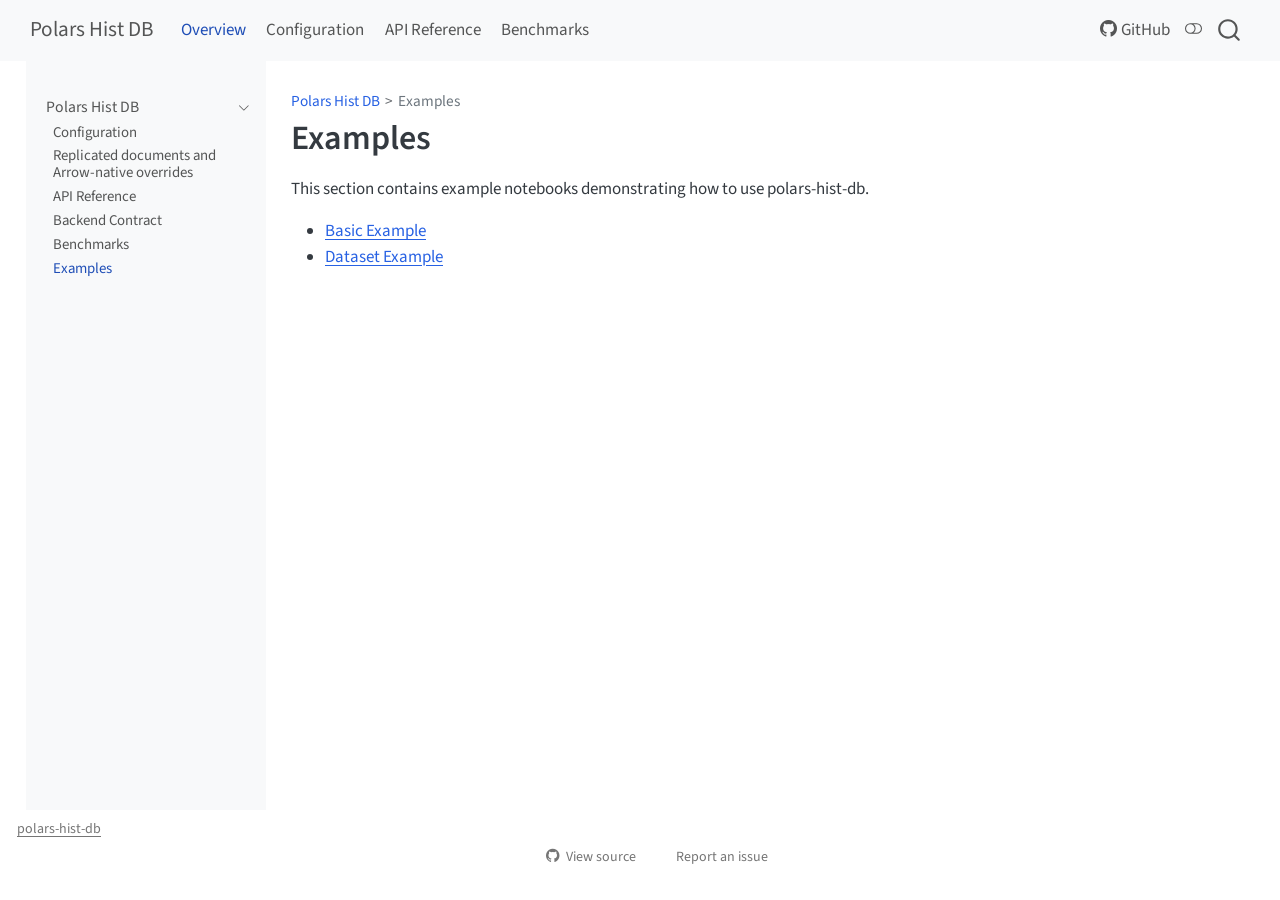
<file: examples.html>
<!DOCTYPE html>
<html xmlns="http://www.w3.org/1999/xhtml" lang="en" xml:lang="en"><head>

<meta charset="utf-8">
<meta name="generator" content="quarto-1.10.19">

<meta name="viewport" content="width=device-width, initial-scale=1.0, user-scalable=yes">


<title>Examples – Polars Hist DB</title>
<style>
/* Default styles provided by pandoc.
** See https://pandoc.org/MANUAL.html#variables-for-html for config info.
*/
span.smallcaps{font-variant: small-caps;}
div.columns{display: flex; gap: 1.5em;}
div.column{flex: auto;}
@media screen {
div.columns{gap: min(4vw, 1.5em);}
div.column{overflow-x: auto;}
}
div.hanging-indent{margin-left: 1.5em; text-indent: -1.5em;}
ul.task-list{list-style: none;}
ul.task-list li input[type="checkbox"] {
  width: 0.8em;
  margin: 0 0.8em 0.2em -1em; /* quarto-specific, see https://github.com/quarto-dev/quarto-cli/issues/4556 */ 
  vertical-align: middle;
}
</style>


<script src="site_libs/quarto-nav/quarto-nav.js"></script>
<script src="site_libs/quarto-nav/headroom.min.js"></script>
<script src="site_libs/clipboard/clipboard.min.js"></script>
<script src="site_libs/quarto-search/autocomplete.umd.js"></script>
<script src="site_libs/quarto-search/fuse.min.js"></script>
<script src="site_libs/quarto-search/quarto-search.js"></script>
<meta name="quarto:offset" content="./">
<script src="site_libs/quarto-html/quarto.js" type="module"></script>
<script src="site_libs/quarto-html/tabsets/tabsets.js" type="module"></script>
<script src="site_libs/quarto-html/popper.min.js"></script>
<script src="site_libs/quarto-html/tippy.umd.min.js"></script>
<script src="site_libs/quarto-html/anchor.min.js"></script>
<link href="site_libs/quarto-html/tippy.css" rel="stylesheet">
<link href="site_libs/quarto-html/quarto-syntax-highlighting-e21500bb30e7ce080c64316834ee3be8.css" rel="stylesheet" class="quarto-color-scheme" id="quarto-text-highlighting-styles">
<link href="site_libs/quarto-html/quarto-syntax-highlighting-dark-09606243866072c1aa00d3ff38fff5fe.css" rel="stylesheet" class="quarto-color-scheme quarto-color-alternate" id="quarto-text-highlighting-styles">
<link href="site_libs/quarto-html/quarto-syntax-highlighting-e21500bb30e7ce080c64316834ee3be8.css" rel="stylesheet" class="quarto-color-scheme-extra" id="quarto-text-highlighting-styles">
<script src="site_libs/bootstrap/bootstrap.min.js"></script>
<link href="site_libs/bootstrap/bootstrap-icons.css" rel="stylesheet">
<link href="site_libs/bootstrap/bootstrap-2e805ecb1856ab5fc7014d7291e3adbc.min.css" rel="stylesheet" append-hash="true" class="quarto-color-scheme" id="quarto-bootstrap" data-mode="light">
<link href="site_libs/bootstrap/bootstrap-dark-391dd5a90d4adeed8c7569d8f604ab61.min.css" rel="stylesheet" append-hash="true" class="quarto-color-scheme quarto-color-alternate" id="quarto-bootstrap" data-mode="dark">
<link href="site_libs/bootstrap/bootstrap-2e805ecb1856ab5fc7014d7291e3adbc.min.css" rel="stylesheet" append-hash="true" class="quarto-color-scheme-extra" id="quarto-bootstrap" data-mode="light">
<script id="quarto-search-options" type="application/json">{
  "location": "navbar",
  "copy-button": false,
  "collapse-after": 3,
  "panel-placement": "end",
  "type": "overlay",
  "limit": 50,
  "keyboard-shortcut": [
    "f",
    "/",
    "s"
  ],
  "show-item-context": false,
  "language": {
    "search-no-results-text": "No results",
    "search-matching-documents-text": "matching documents",
    "search-copy-link-title": "Copy link to search",
    "search-hide-matches-text": "Hide additional matches",
    "search-more-match-text": "more match in this document",
    "search-more-matches-text": "more matches in this document",
    "search-clear-button-title": "Clear",
    "search-text-placeholder": "",
    "search-detached-cancel-button-title": "Cancel",
    "search-submit-button-title": "Submit",
    "search-label": "Search"
  }
}</script>


</head>

<body class="nav-sidebar floating nav-fixed quarto-light"><script id="quarto-html-before-body" type="application/javascript">
    const toggleBodyColorMode = (bsSheetEl) => {
      const mode = bsSheetEl.getAttribute("data-mode");
      const bodyEl = window.document.querySelector("body");
      if (mode === "dark") {
        bodyEl.classList.add("quarto-dark");
        bodyEl.classList.remove("quarto-light");
      } else {
        bodyEl.classList.add("quarto-light");
        bodyEl.classList.remove("quarto-dark");
      }
    }
    const toggleBodyColorPrimary = () => {
      const bsSheetEl = window.document.querySelector("link#quarto-bootstrap:not([rel=disabled-stylesheet])");
      if (bsSheetEl) {
        toggleBodyColorMode(bsSheetEl);
      }
    }
    const setColorSchemeToggle = (alternate) => {
      const toggles = window.document.querySelectorAll('.quarto-color-scheme-toggle');
      for (let i=0; i < toggles.length; i++) {
        const toggle = toggles[i];
        if (toggle) {
          if (alternate) {
            toggle.classList.add("alternate");
          } else {
            toggle.classList.remove("alternate");
          }
        }
      }
    };
    const toggleColorMode = (alternate) => {
      // Switch the stylesheets
      const primaryStylesheets = window.document.querySelectorAll('link.quarto-color-scheme:not(.quarto-color-alternate)');
      const alternateStylesheets = window.document.querySelectorAll('link.quarto-color-scheme.quarto-color-alternate');
      manageTransitions('#quarto-margin-sidebar .nav-link', false);
      if (alternate) {
        // note: dark is layered on light, we don't disable primary!
        enableStylesheet(alternateStylesheets);
        for (const sheetNode of alternateStylesheets) {
          if (sheetNode.id === "quarto-bootstrap") {
            toggleBodyColorMode(sheetNode);
          }
        }
      } else {
        disableStylesheet(alternateStylesheets);
        enableStylesheet(primaryStylesheets)
        toggleBodyColorPrimary();
      }
      manageTransitions('#quarto-margin-sidebar .nav-link', true);
      // Switch the toggles
      setColorSchemeToggle(alternate)
      // Hack to workaround the fact that safari doesn't
      // properly recolor the scrollbar when toggling (#1455)
      if (navigator.userAgent.indexOf('Safari') > 0 && navigator.userAgent.indexOf('Chrome') == -1) {
        manageTransitions("body", false);
        window.scrollTo(0, 1);
        setTimeout(() => {
          window.scrollTo(0, 0);
          manageTransitions("body", true);
        }, 40);
      }
    }
    const disableStylesheet = (stylesheets) => {
      for (let i=0; i < stylesheets.length; i++) {
        const stylesheet = stylesheets[i];
        stylesheet.rel = 'disabled-stylesheet';
      }
    }
    const enableStylesheet = (stylesheets) => {
      for (let i=0; i < stylesheets.length; i++) {
        const stylesheet = stylesheets[i];
        if(stylesheet.rel !== 'stylesheet') { // for Chrome, which will still FOUC without this check
          stylesheet.rel = 'stylesheet';
        }
      }
    }
    const manageTransitions = (selector, allowTransitions) => {
      const els = window.document.querySelectorAll(selector);
      for (let i=0; i < els.length; i++) {
        const el = els[i];
        if (allowTransitions) {
          el.classList.remove('notransition');
        } else {
          el.classList.add('notransition');
        }
      }
    }
    const isFileUrl = () => {
      return window.location.protocol === 'file:';
    }
    const hasAlternateSentinel = () => {
      let styleSentinel = getColorSchemeSentinel();
      if (styleSentinel !== null) {
        return styleSentinel === "alternate";
      } else {
        return false;
      }
    }
    const setStyleSentinel = (alternate) => {
      const value = alternate ? "alternate" : "default";
      if (!isFileUrl()) {
        window.localStorage.setItem("quarto-color-scheme", value);
      } else {
        localAlternateSentinel = value;
      }
    }
    const getColorSchemeSentinel = () => {
      if (!isFileUrl()) {
        const storageValue = window.localStorage.getItem("quarto-color-scheme");
        return storageValue != null ? storageValue : localAlternateSentinel;
      } else {
        return localAlternateSentinel;
      }
    }
    const toggleGiscusIfUsed = (isAlternate, darkModeDefault) => {
      const baseTheme = document.querySelector('#giscus-base-theme')?.value ?? 'light';
      const alternateTheme = document.querySelector('#giscus-alt-theme')?.value ?? 'dark';
      let newTheme = '';
      if(authorPrefersDark) {
        newTheme = isAlternate ? baseTheme : alternateTheme;
      } else {
        newTheme = isAlternate ? alternateTheme : baseTheme;
      }
      const changeGiscusTheme = () => {
        // From: https://github.com/giscus/giscus/issues/336
        const sendMessage = (message) => {
          const iframe = document.querySelector('iframe.giscus-frame');
          if (!iframe) return;
          iframe.contentWindow.postMessage({ giscus: message }, 'https://giscus.app');
        }
        sendMessage({
          setConfig: {
            theme: newTheme
          }
        });
      }
      const isGiscussLoaded = window.document.querySelector('iframe.giscus-frame') !== null;
      if (isGiscussLoaded) {
        changeGiscusTheme();
      }
    };
    const authorPrefersDark = false;
    const darkModeDefault = authorPrefersDark;
      document.querySelector('link#quarto-text-highlighting-styles.quarto-color-scheme-extra').rel = 'disabled-stylesheet';
      document.querySelector('link#quarto-bootstrap.quarto-color-scheme-extra').rel = 'disabled-stylesheet';
    let localAlternateSentinel = darkModeDefault ? 'alternate' : 'default';
    // Dark / light mode switch
    window.quartoToggleColorScheme = () => {
      // Read the current dark / light value
      let toAlternate = !hasAlternateSentinel();
      toggleColorMode(toAlternate);
      setStyleSentinel(toAlternate);
      toggleGiscusIfUsed(toAlternate, darkModeDefault);
      window.dispatchEvent(new Event('resize'));
    };
    // Switch to dark mode if need be
    if (hasAlternateSentinel()) {
      toggleColorMode(true);
    } else {
      toggleColorMode(false);
    }
  </script>

<div id="quarto-search-results"></div>
  <header id="quarto-header" class="headroom fixed-top">
    <nav class="navbar navbar-expand-lg " data-bs-theme="dark">
      <div class="navbar-container container-fluid">
      <div class="navbar-brand-container mx-auto">
    <a class="navbar-brand" href="./index.html">
    <span class="navbar-title">Polars Hist DB</span>
    </a>
  </div>
            <div id="quarto-search" class="" title="Search"></div>
          <button class="navbar-toggler" type="button" data-bs-toggle="collapse" data-bs-target="#navbarCollapse" aria-controls="navbarCollapse" role="menu" aria-expanded="false" aria-label="Toggle navigation" onclick="if (window.quartoToggleHeadroom) { window.quartoToggleHeadroom(); }">
  <span class="navbar-toggler-icon"></span>
</button>
          <div class="collapse navbar-collapse" id="navbarCollapse">
            <ul class="navbar-nav navbar-nav-scroll me-auto">
  <li class="nav-item">
    <a class="nav-link active" href="./index.html" aria-current="page"> 
<span class="menu-text">Overview</span></a>
  </li>  
  <li class="nav-item">
    <a class="nav-link" href="./configuration.html"> 
<span class="menu-text">Configuration</span></a>
  </li>  
  <li class="nav-item">
    <a class="nav-link" href="./api.html"> 
<span class="menu-text">API Reference</span></a>
  </li>  
  <li class="nav-item">
    <a class="nav-link" href="./benchmarks.html"> 
<span class="menu-text">Benchmarks</span></a>
  </li>  
</ul>
            <ul class="navbar-nav navbar-nav-scroll ms-auto">
  <li class="nav-item">
    <a class="nav-link" href="https://github.com/jr200-labs/polars-hist-db"> <i class="bi bi-github" role="img">
</i> 
<span class="menu-text">GitHub</span></a>
  </li>  
</ul>
          </div> <!-- /navcollapse -->
            <div class="quarto-navbar-tools">
  <a href="" class="quarto-color-scheme-toggle quarto-navigation-tool  px-1" onclick="window.quartoToggleColorScheme(); return false;" title="Toggle dark mode"><i class="bi"></i></a>
</div>
      </div> <!-- /container-fluid -->
    </nav>
  <nav class="quarto-secondary-nav">
    <div class="container-fluid d-flex">
      <button type="button" class="quarto-btn-toggle btn" data-bs-toggle="collapse" role="button" data-bs-target=".quarto-sidebar-collapse-item" aria-controls="quarto-sidebar" aria-expanded="false" aria-label="Toggle sidebar navigation" onclick="if (window.quartoToggleHeadroom) { window.quartoToggleHeadroom(); }">
        <i class="bi bi-layout-text-sidebar-reverse"></i>
      </button>
        <nav class="quarto-page-breadcrumbs" aria-label="breadcrumb"><ol class="breadcrumb"><li class="breadcrumb-item"><a href="./index.html">Polars Hist DB</a></li><li class="breadcrumb-item"><a href="./examples.html">Examples</a></li></ol></nav>
        <a class="flex-grow-1" role="navigation" data-bs-toggle="collapse" data-bs-target=".quarto-sidebar-collapse-item" aria-controls="quarto-sidebar" aria-expanded="false" aria-label="Toggle sidebar navigation" onclick="if (window.quartoToggleHeadroom) { window.quartoToggleHeadroom(); }">      
        </a>
    </div>
  </nav>
</header>
<!-- content -->
<div id="quarto-content" class="quarto-container page-columns page-rows-contents page-layout-article page-navbar">
<!-- sidebar -->
  <nav id="quarto-sidebar" class="sidebar collapse collapse-horizontal quarto-sidebar-collapse-item sidebar-navigation floating overflow-auto">
    <div class="sidebar-menu-container"> 
    <ul class="list-unstyled mt-1">
        <li class="sidebar-item sidebar-item-section">
      <div class="sidebar-item-container"> 
            <a href="./index.html" class="sidebar-item-text sidebar-link">
 <span class="menu-text">Polars Hist DB</span></a>
          <a class="sidebar-item-toggle text-start" data-bs-toggle="collapse" data-bs-target="#quarto-sidebar-section-1" role="navigation" aria-expanded="true" aria-label="Toggle section">
            <i class="bi bi-chevron-right ms-2"></i>
          </a> 
      </div>
      <ul id="quarto-sidebar-section-1" class="collapse list-unstyled sidebar-section depth1 show">  
          <li class="sidebar-item">
  <div class="sidebar-item-container"> 
  <a href="./configuration.html" class="sidebar-item-text sidebar-link">
 <span class="menu-text">Configuration</span></a>
  </div>
</li>
          <li class="sidebar-item">
  <div class="sidebar-item-container"> 
  <a href="./replicated-overrides.html" class="sidebar-item-text sidebar-link">
 <span class="menu-text">Replicated documents and Arrow-native overrides</span></a>
  </div>
</li>
          <li class="sidebar-item">
  <div class="sidebar-item-container"> 
  <a href="./api.html" class="sidebar-item-text sidebar-link">
 <span class="menu-text">API Reference</span></a>
  </div>
</li>
          <li class="sidebar-item">
  <div class="sidebar-item-container"> 
  <a href="./backend-contract.html" class="sidebar-item-text sidebar-link">
 <span class="menu-text">Backend Contract</span></a>
  </div>
</li>
          <li class="sidebar-item">
  <div class="sidebar-item-container"> 
  <a href="./benchmarks.html" class="sidebar-item-text sidebar-link">
 <span class="menu-text">Benchmarks</span></a>
  </div>
</li>
          <li class="sidebar-item">
  <div class="sidebar-item-container"> 
  <a href="./examples.html" class="sidebar-item-text sidebar-link active">
 <span class="menu-text">Examples</span></a>
  </div>
</li>
      </ul>
  </li>
    </ul>
    </div>
</nav>
<div id="quarto-sidebar-glass" class="quarto-sidebar-collapse-item" data-bs-toggle="collapse" data-bs-target=".quarto-sidebar-collapse-item"></div>
<!-- margin-sidebar -->
    <div id="quarto-margin-sidebar" class="sidebar margin-sidebar zindex-bottom">
        
    </div>
<!-- main -->
<main class="content" id="quarto-document-content">


<header id="title-block-header" class="quarto-title-block default"><nav class="quarto-page-breadcrumbs quarto-title-breadcrumbs d-none d-lg-block" aria-label="breadcrumb"><ol class="breadcrumb"><li class="breadcrumb-item"><a href="./index.html">Polars Hist DB</a></li><li class="breadcrumb-item"><a href="./examples.html">Examples</a></li></ol></nav>
<div class="quarto-title">
<h1 class="title">Examples</h1>
</div>



<div class="quarto-title-meta">

    
  
    
  </div>
  


</header>


<p>This section contains example notebooks demonstrating how to use polars-hist-db.</p>
<ul>
<li><a href="./examples/basic_example.html">Basic Example</a></li>
<li><a href="./examples/dataset_example.html">Dataset Example</a></li>
</ul>



</main> <!-- /main -->
<script id="quarto-html-after-body" type="application/javascript">
  window.document.addEventListener("DOMContentLoaded", function (event) {
    // Ensure there is a toggle, if there isn't float one in the top right
    if (window.document.querySelector('.quarto-color-scheme-toggle') === null) {
      const a = window.document.createElement('a');
      a.classList.add('top-right');
      a.classList.add('quarto-color-scheme-toggle');
      a.href = "";
      a.onclick = function() { try { window.quartoToggleColorScheme(); } catch {} return false; };
      const i = window.document.createElement("i");
      i.classList.add('bi');
      a.appendChild(i);
      window.document.body.appendChild(a);
    }
    setColorSchemeToggle(hasAlternateSentinel())
    const icon = "";
    const anchorJS = new window.AnchorJS();
    anchorJS.options = {
      placement: 'right',
      icon: icon
    };
    anchorJS.add('.anchored');
    const isCodeAnnotation = (el) => {
      for (const clz of el.classList) {
        if (clz.startsWith('code-annotation-')) {                     
          return true;
        }
      }
      return false;
    }
    const onCopySuccess = function(e) {
      // button target
      const button = e.trigger;
      // don't keep focus
      button.blur();
      // flash "checked"
      button.classList.add('code-copy-button-checked');
      var currentTitle = button.getAttribute("title");
      button.setAttribute("title", "Copied!");
      let tooltip;
      if (window.bootstrap) {
        button.setAttribute("data-bs-toggle", "tooltip");
        button.setAttribute("data-bs-placement", "left");
        button.setAttribute("data-bs-title", "Copied!");
        tooltip = new bootstrap.Tooltip(button, 
          { trigger: "manual", 
            customClass: "code-copy-button-tooltip",
            offset: [0, -8]});
        tooltip.show();    
      }
      setTimeout(function() {
        if (tooltip) {
          tooltip.hide();
          button.removeAttribute("data-bs-title");
          button.removeAttribute("data-bs-toggle");
          button.removeAttribute("data-bs-placement");
        }
        button.setAttribute("title", currentTitle);
        button.classList.remove('code-copy-button-checked');
      }, 1000);
      // clear code selection
      e.clearSelection();
    }
    const getTextToCopy = function(trigger) {
      const outerScaffold = trigger.parentElement.cloneNode(true);
      const codeEl = outerScaffold.querySelector('code');
      for (const childEl of codeEl.children) {
        if (isCodeAnnotation(childEl)) {
          childEl.remove();
        }
      }
      return codeEl.innerText;
    }
    const clipboard = new window.ClipboardJS('.code-copy-button:not([data-in-quarto-modal])', {
      text: getTextToCopy
    });
    clipboard.on('success', onCopySuccess);
    if (window.document.getElementById('quarto-embedded-source-code-modal')) {
      const clipboardModal = new window.ClipboardJS('.code-copy-button[data-in-quarto-modal]', {
        text: getTextToCopy,
        container: window.document.getElementById('quarto-embedded-source-code-modal')
      });
      clipboardModal.on('success', onCopySuccess);
    }
      var localhostRegex = new RegExp(/^(?:http|https):\/\/localhost\:?[0-9]*\//);
      var mailtoRegex = new RegExp(/^mailto:/);
        var filterRegex = new RegExp('/' + window.location.host + '/');
      var isInternal = (href) => {
          return filterRegex.test(href) || localhostRegex.test(href) || mailtoRegex.test(href);
      }
      // Inspect non-navigation links and adorn them if external
     var links = window.document.querySelectorAll('a[href]:not(.nav-link):not(.navbar-brand):not(.toc-action):not(.sidebar-link):not(.sidebar-item-toggle):not(.pagination-link):not(.no-external):not([aria-hidden]):not(.dropdown-item):not(.quarto-navigation-tool):not(.about-link)');
      for (var i=0; i<links.length; i++) {
        const link = links[i];
        if (!isInternal(link.href)) {
          // undo the damage that might have been done by quarto-nav.js in the case of
          // links that we want to consider external
          if (link.dataset.originalHref !== undefined) {
            link.href = link.dataset.originalHref;
          }
            // target, if specified
            link.setAttribute("target", "_blank");
            if (link.getAttribute("rel") === null) {
              link.setAttribute("rel", "noopener");
            }
        }
      }
    function tippyHover(el, contentFn, onTriggerFn, onUntriggerFn) {
      const config = {
        allowHTML: true,
        maxWidth: 500,
        delay: 100,
        arrow: false,
        appendTo: function(el) {
            return el.parentElement;
        },
        interactive: true,
        interactiveBorder: 10,
        theme: 'quarto',
        placement: 'bottom-start',
      };
      if (contentFn) {
        config.content = contentFn;
      }
      if (onTriggerFn) {
        config.onTrigger = onTriggerFn;
      }
      if (onUntriggerFn) {
        config.onUntrigger = onUntriggerFn;
      }
      window.tippy(el, config); 
    }
    const noterefs = window.document.querySelectorAll('a[role="doc-noteref"]');
    for (var i=0; i<noterefs.length; i++) {
      const ref = noterefs[i];
      tippyHover(ref, function() {
        // use id or data attribute instead here
        let href = ref.getAttribute('data-footnote-href') || ref.getAttribute('href');
        try { href = new URL(href).hash; } catch {}
        const id = href.replace(/^#\/?/, "");
        const note = window.document.getElementById(id);
        if (note) {
          return note.innerHTML;
        } else {
          return "";
        }
      });
    }
    const xrefs = window.document.querySelectorAll('a.quarto-xref');
    const processXRef = (id, note) => {
      // Strip column container classes
      const stripColumnClz = (el) => {
        el.classList.remove("page-full", "page-columns");
        if (el.children) {
          for (const child of el.children) {
            stripColumnClz(child);
          }
        }
      }
      stripColumnClz(note)
      if (id === null || id.startsWith('sec-')) {
        // Special case sections, only their first couple elements
        const container = document.createElement("div");
        if (note.children && note.children.length > 2) {
          container.appendChild(note.children[0].cloneNode(true));
          for (let i = 1; i < note.children.length; i++) {
            const child = note.children[i];
            if (child.tagName === "P" && child.innerText === "") {
              continue;
            } else {
              container.appendChild(child.cloneNode(true));
              break;
            }
          }
          if (window.Quarto?.typesetMath) {
            window.Quarto.typesetMath(container);
          }
          return container.innerHTML
        } else {
          if (window.Quarto?.typesetMath) {
            window.Quarto.typesetMath(note);
          }
          return note.innerHTML;
        }
      } else {
        // Remove any anchor links if they are present
        const anchorLink = note.querySelector('a.anchorjs-link');
        if (anchorLink) {
          anchorLink.remove();
        }
        if (window.Quarto?.typesetMath) {
          window.Quarto.typesetMath(note);
        }
        if (note.classList.contains("callout")) {
          return note.outerHTML;
        } else {
          return note.innerHTML;
        }
      }
    }
    for (var i=0; i<xrefs.length; i++) {
      const xref = xrefs[i];
      tippyHover(xref, undefined, function(instance) {
        instance.disable();
        let url = xref.getAttribute('href');
        let hash = undefined; 
        if (url.startsWith('#')) {
          hash = url;
        } else {
          try { hash = new URL(url).hash; } catch {}
        }
        if (hash) {
          const id = hash.replace(/^#\/?/, "");
          const note = window.document.getElementById(id);
          if (note !== null) {
            try {
              const html = processXRef(id, note.cloneNode(true));
              instance.setContent(html);
            } finally {
              instance.enable();
              instance.show();
            }
          } else {
            // See if we can fetch this
            fetch(url.split('#')[0])
            .then(res => res.text())
            .then(html => {
              const parser = new DOMParser();
              const htmlDoc = parser.parseFromString(html, "text/html");
              const note = htmlDoc.getElementById(id);
              if (note !== null) {
                const html = processXRef(id, note);
                instance.setContent(html);
              } 
            }).finally(() => {
              instance.enable();
              instance.show();
            });
          }
        } else {
          // See if we can fetch a full url (with no hash to target)
          // This is a special case and we should probably do some content thinning / targeting
          fetch(url)
          .then(res => res.text())
          .then(html => {
            const parser = new DOMParser();
            const htmlDoc = parser.parseFromString(html, "text/html");
            const note = htmlDoc.querySelector('main.content');
            if (note !== null) {
              // This should only happen for chapter cross references
              // (since there is no id in the URL)
              // remove the first header
              if (note.children.length > 0 && note.children[0].tagName === "HEADER") {
                note.children[0].remove();
              }
              const html = processXRef(null, note);
              instance.setContent(html);
            } 
          }).finally(() => {
            instance.enable();
            instance.show();
          });
        }
      }, function(instance) {
      });
    }
        let selectedAnnoteEl;
        const selectorForAnnotation = ( cell, annotation) => {
          let cellAttr = 'data-code-cell="' + cell + '"';
          let lineAttr = 'data-code-annotation="' +  annotation + '"';
          const selector = 'span[' + cellAttr + '][' + lineAttr + ']';
          return selector;
        }
        const selectCodeLines = (annoteEl) => {
          const doc = window.document;
          const targetCell = annoteEl.getAttribute("data-target-cell");
          const targetAnnotation = annoteEl.getAttribute("data-target-annotation");
          const annoteSpan = window.document.querySelector(selectorForAnnotation(targetCell, targetAnnotation));
          const lines = annoteSpan.getAttribute("data-code-lines").split(",");
          const lineIds = lines.map((line) => {
            return targetCell + "-" + line;
          })
          let top = null;
          let height = null;
          let parent = null;
          if (lineIds.length > 0) {
              //compute the position of the single el (top and bottom and make a div)
              const el = window.document.getElementById(lineIds[0]);
              top = el.offsetTop;
              height = el.offsetHeight;
              parent = el.parentElement.parentElement;
            if (lineIds.length > 1) {
              const lastEl = window.document.getElementById(lineIds[lineIds.length - 1]);
              const bottom = lastEl.offsetTop + lastEl.offsetHeight;
              height = bottom - top;
            }
            if (top !== null && height !== null && parent !== null) {
              // cook up a div (if necessary) and position it 
              let div = window.document.getElementById("code-annotation-line-highlight");
              if (div === null) {
                div = window.document.createElement("div");
                div.setAttribute("id", "code-annotation-line-highlight");
                div.style.position = 'absolute';
                parent.appendChild(div);
              }
              div.style.top = top - 2 + "px";
              div.style.height = height + 4 + "px";
              div.style.left = 0;
              let gutterDiv = window.document.getElementById("code-annotation-line-highlight-gutter");
              if (gutterDiv === null) {
                gutterDiv = window.document.createElement("div");
                gutterDiv.setAttribute("id", "code-annotation-line-highlight-gutter");
                gutterDiv.style.position = 'absolute';
                const codeCell = window.document.getElementById(targetCell);
                const gutter = codeCell.querySelector('.code-annotation-gutter');
                gutter.appendChild(gutterDiv);
              }
              gutterDiv.style.top = top - 2 + "px";
              gutterDiv.style.height = height + 4 + "px";
            }
            selectedAnnoteEl = annoteEl;
          }
        };
        const unselectCodeLines = () => {
          const elementsIds = ["code-annotation-line-highlight", "code-annotation-line-highlight-gutter"];
          elementsIds.forEach((elId) => {
            const div = window.document.getElementById(elId);
            if (div) {
              div.remove();
            }
          });
          selectedAnnoteEl = undefined;
        };
          // Handle positioning of the toggle
      window.addEventListener(
        "resize",
        throttle(() => {
          elRect = undefined;
          if (selectedAnnoteEl) {
            selectCodeLines(selectedAnnoteEl);
          }
        }, 10)
      );
      function throttle(fn, ms) {
      let throttle = false;
      let timer;
        return (...args) => {
          if(!throttle) { // first call gets through
              fn.apply(this, args);
              throttle = true;
          } else { // all the others get throttled
              if(timer) clearTimeout(timer); // cancel #2
              timer = setTimeout(() => {
                fn.apply(this, args);
                timer = throttle = false;
              }, ms);
          }
        };
      }
        // Attach click handler to the DT
        const annoteDls = window.document.querySelectorAll('dt[data-target-cell]');
        for (const annoteDlNode of annoteDls) {
          annoteDlNode.addEventListener('click', (event) => {
            const clickedEl = event.target;
            if (clickedEl !== selectedAnnoteEl) {
              unselectCodeLines();
              const activeEl = window.document.querySelector('dt[data-target-cell].code-annotation-active');
              if (activeEl) {
                activeEl.classList.remove('code-annotation-active');
              }
              selectCodeLines(clickedEl);
              clickedEl.classList.add('code-annotation-active');
            } else {
              // Unselect the line
              unselectCodeLines();
              clickedEl.classList.remove('code-annotation-active');
            }
          });
        }
    const findCites = (el) => {
      const parentEl = el.parentElement;
      if (parentEl) {
        const cites = parentEl.dataset.cites;
        if (cites) {
          return {
            el,
            cites: cites.split(' ')
          };
        } else {
          return findCites(el.parentElement)
        }
      } else {
        return undefined;
      }
    };
    var bibliorefs = window.document.querySelectorAll('a[role="doc-biblioref"]');
    for (var i=0; i<bibliorefs.length; i++) {
      const ref = bibliorefs[i];
      const citeInfo = findCites(ref);
      if (citeInfo) {
        tippyHover(citeInfo.el, function() {
          var popup = window.document.createElement('div');
          citeInfo.cites.forEach(function(cite) {
            var citeDiv = window.document.createElement('div');
            citeDiv.classList.add('hanging-indent');
            citeDiv.classList.add('csl-entry');
            var biblioDiv = window.document.getElementById('ref-' + cite);
            if (biblioDiv) {
              citeDiv.innerHTML = biblioDiv.innerHTML;
            }
            popup.appendChild(citeDiv);
          });
          return popup.innerHTML;
        });
      }
    }
  });
  </script>
</div> <!-- /content -->
<footer class="footer">
  <div class="nav-footer">
    <div class="nav-footer-left">
<p><a href="https://github.com/jr200-labs/polars-hist-db">polars-hist-db</a></p>
</div>   
    <div class="nav-footer-center">
      &nbsp;
    <div class="toc-actions"><ul><li><a href="https://github.com/jr200-labs/polars-hist-db/blob/main/examples.qmd" class="toc-action"><i class="bi bi-github"></i>View source</a></li><li><a href="https://github.com/jr200-labs/polars-hist-db/issues/new" class="toc-action"><i class="bi empty"></i>Report an issue</a></li></ul></div></div>
    <div class="nav-footer-right">
      &nbsp;
    </div>
  </div>
</footer>




</body></html>
</file>
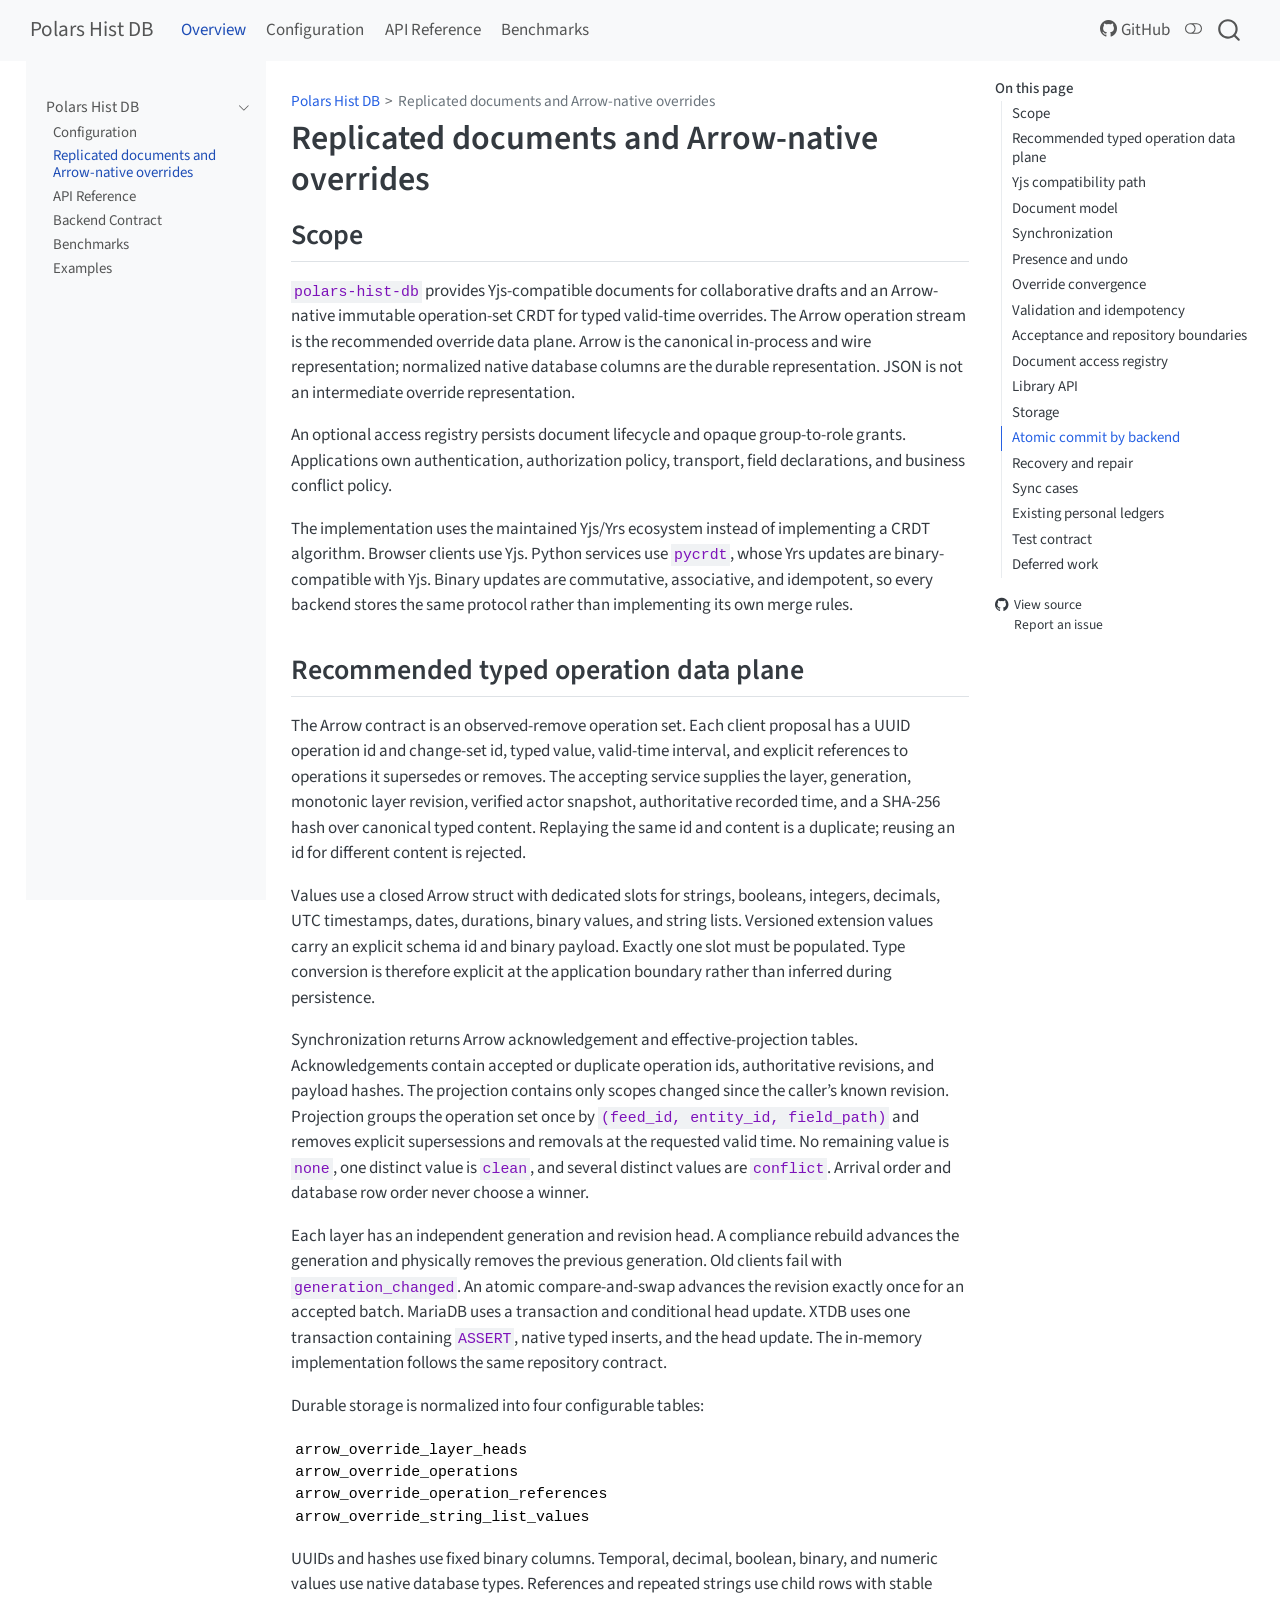
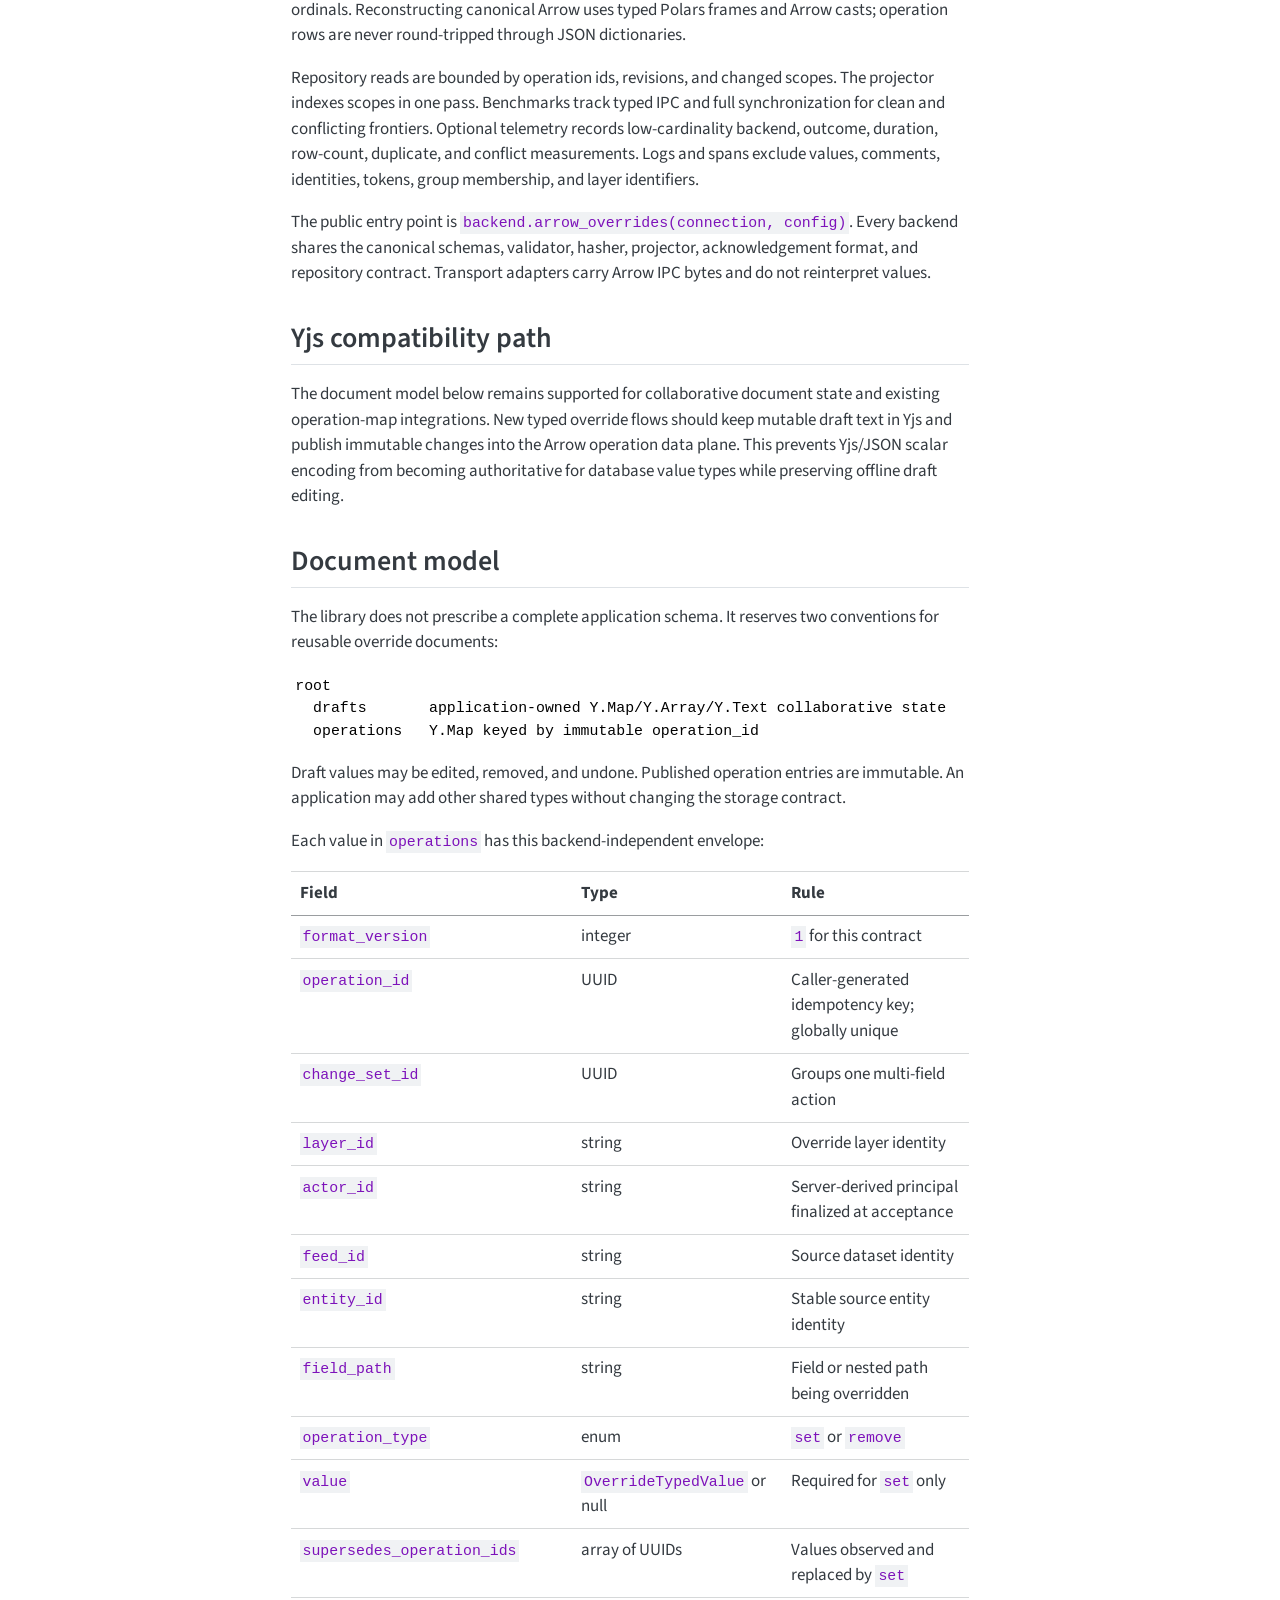
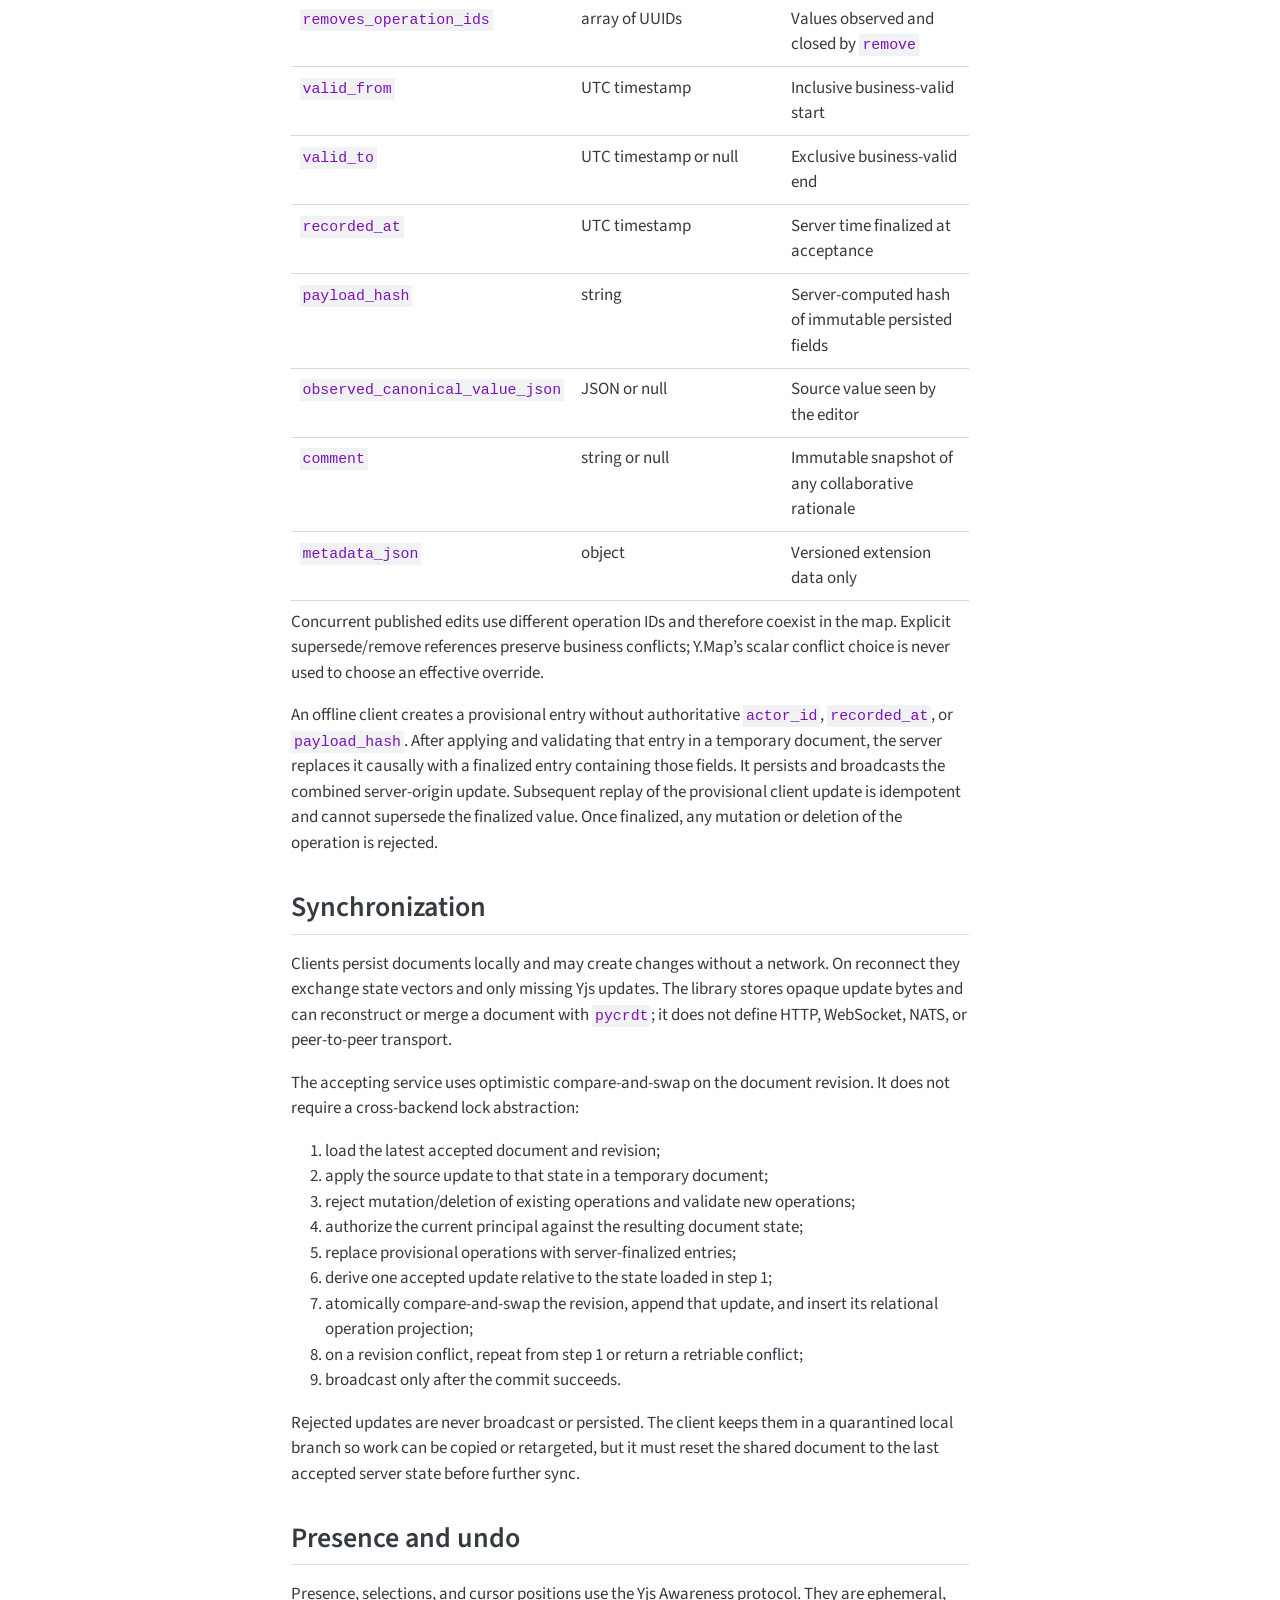
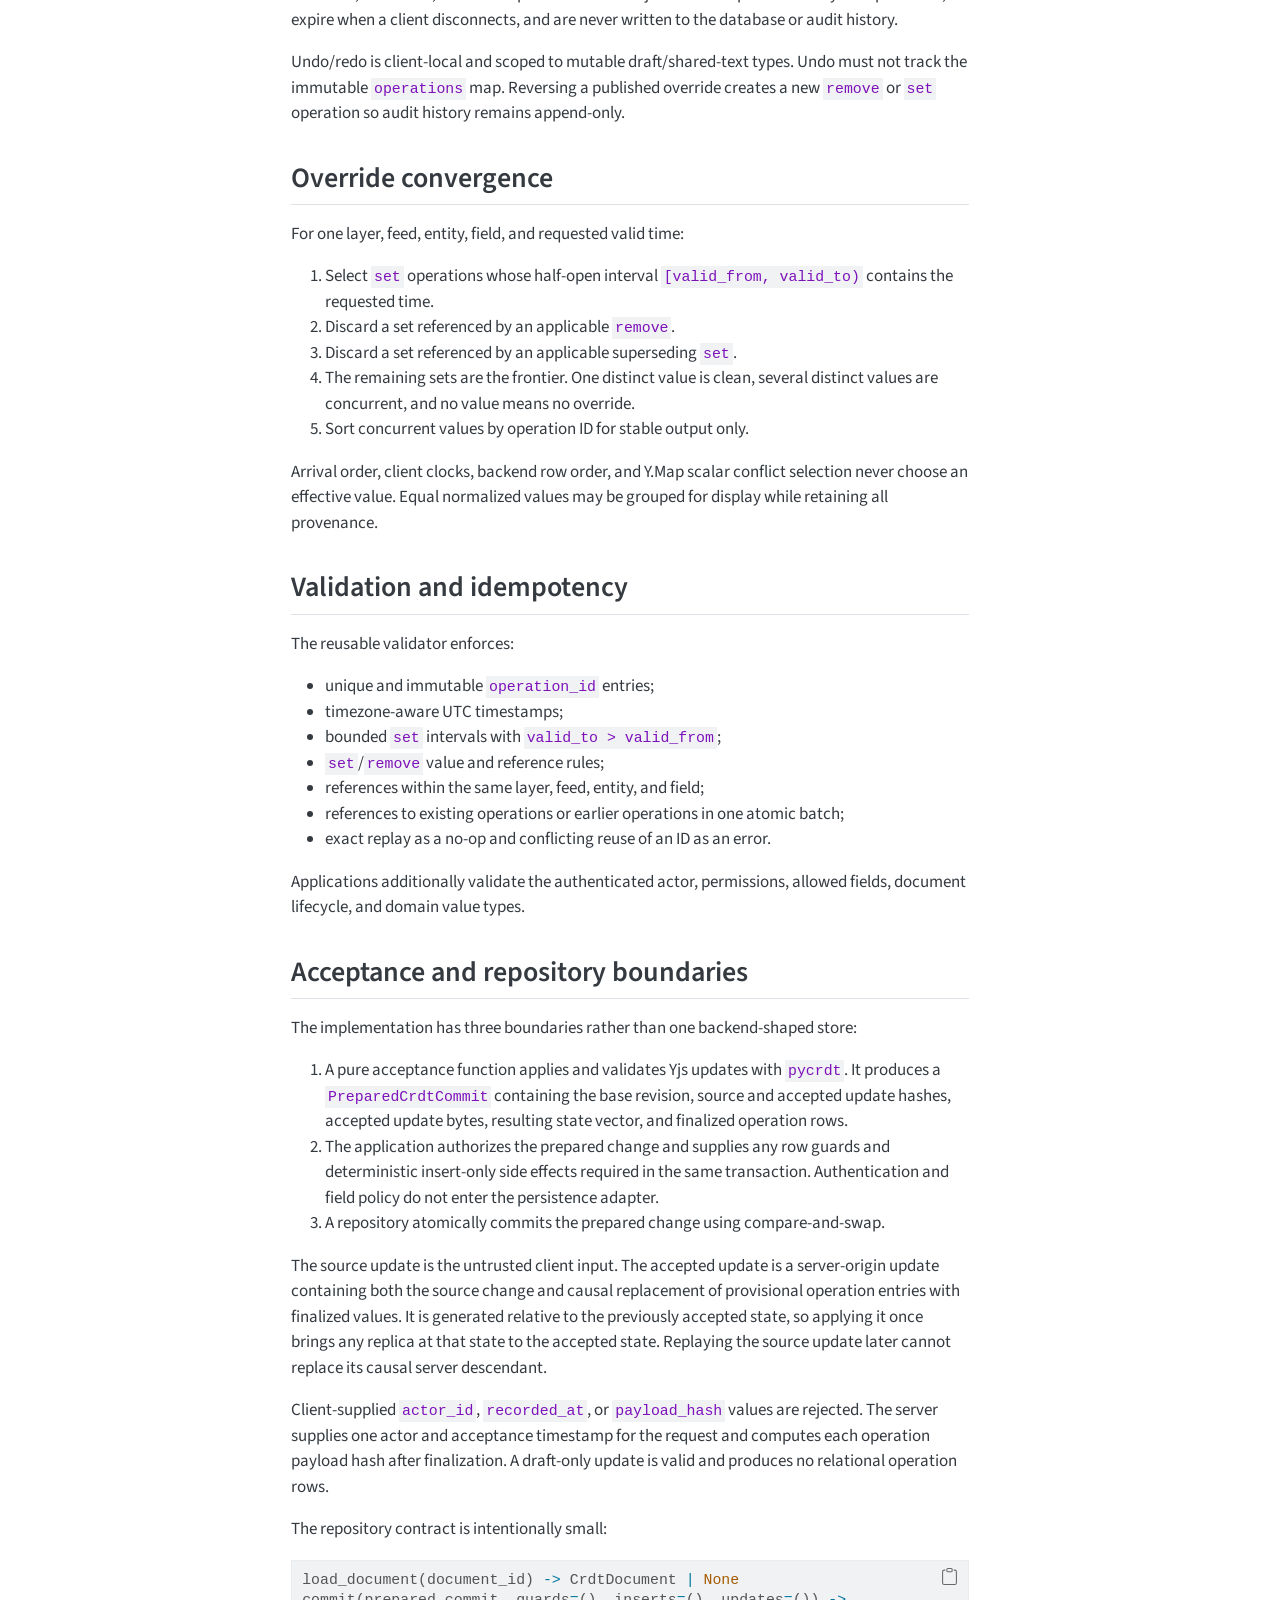
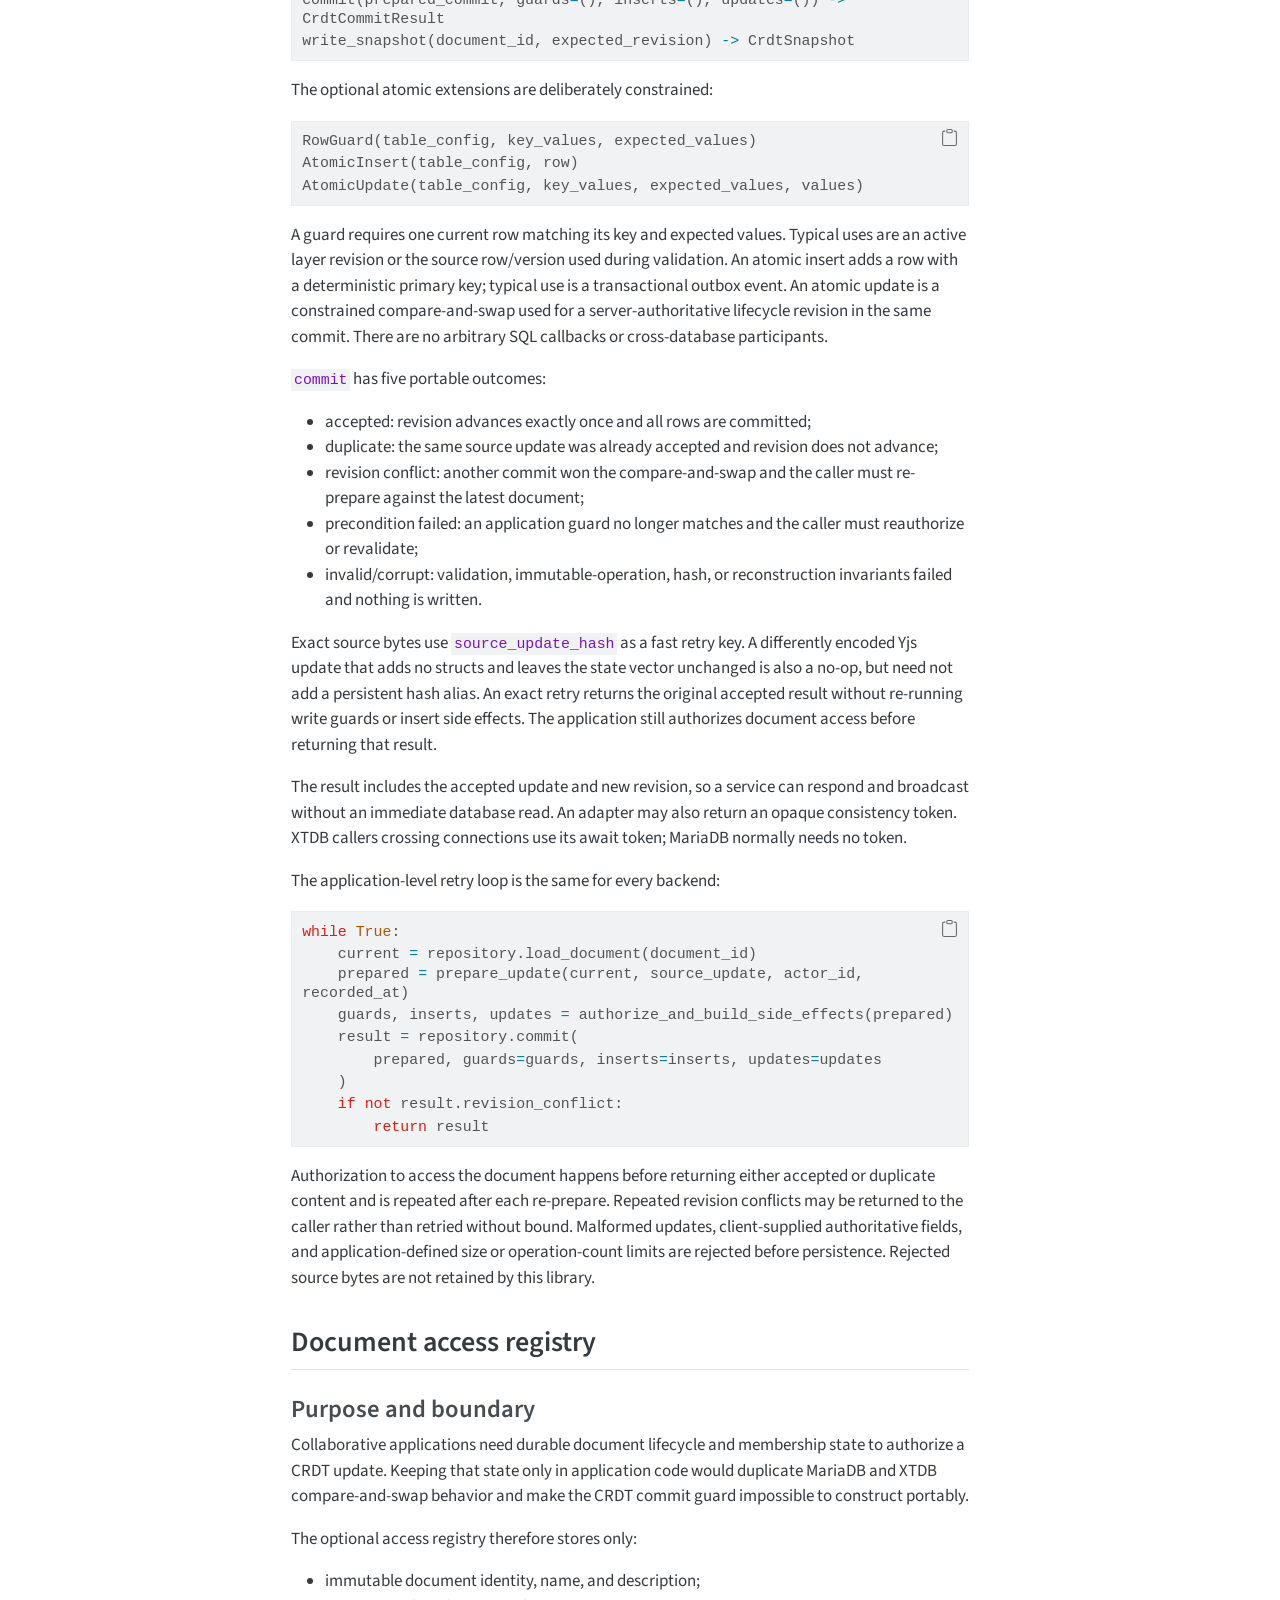
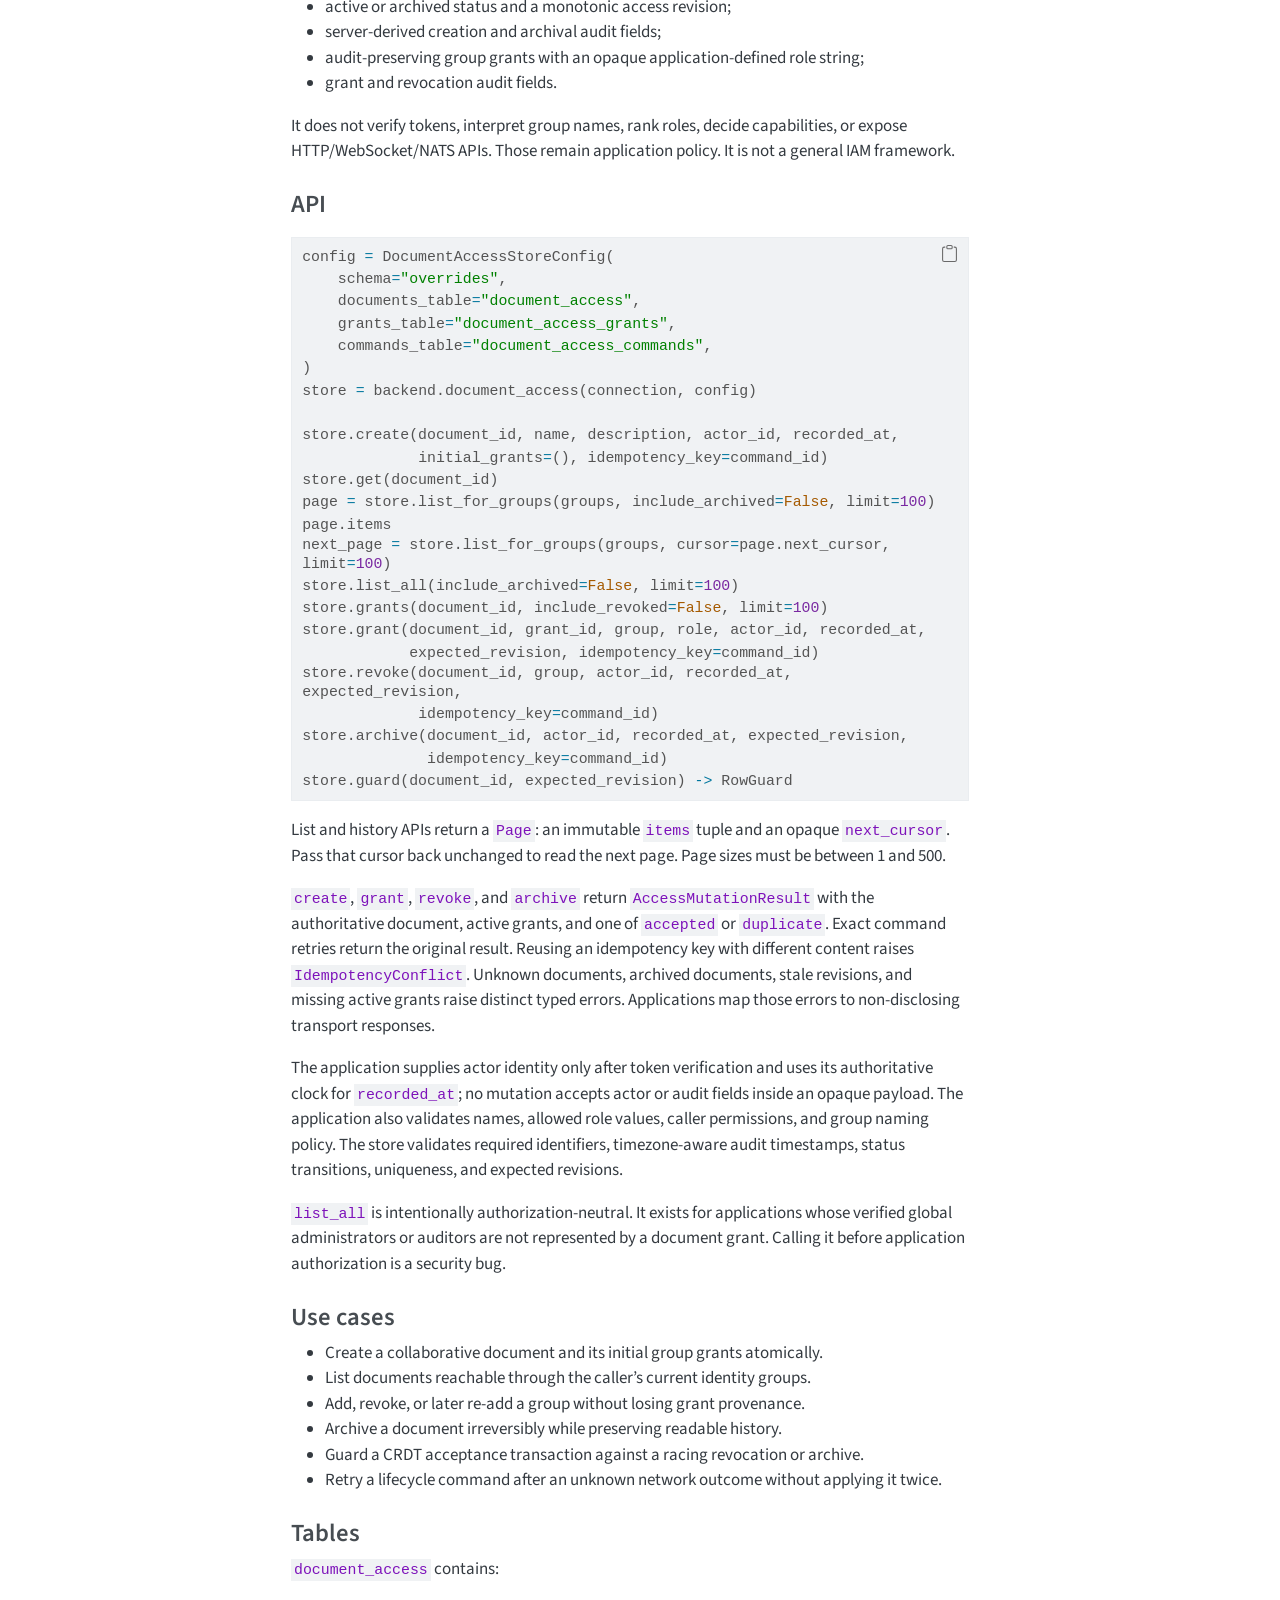
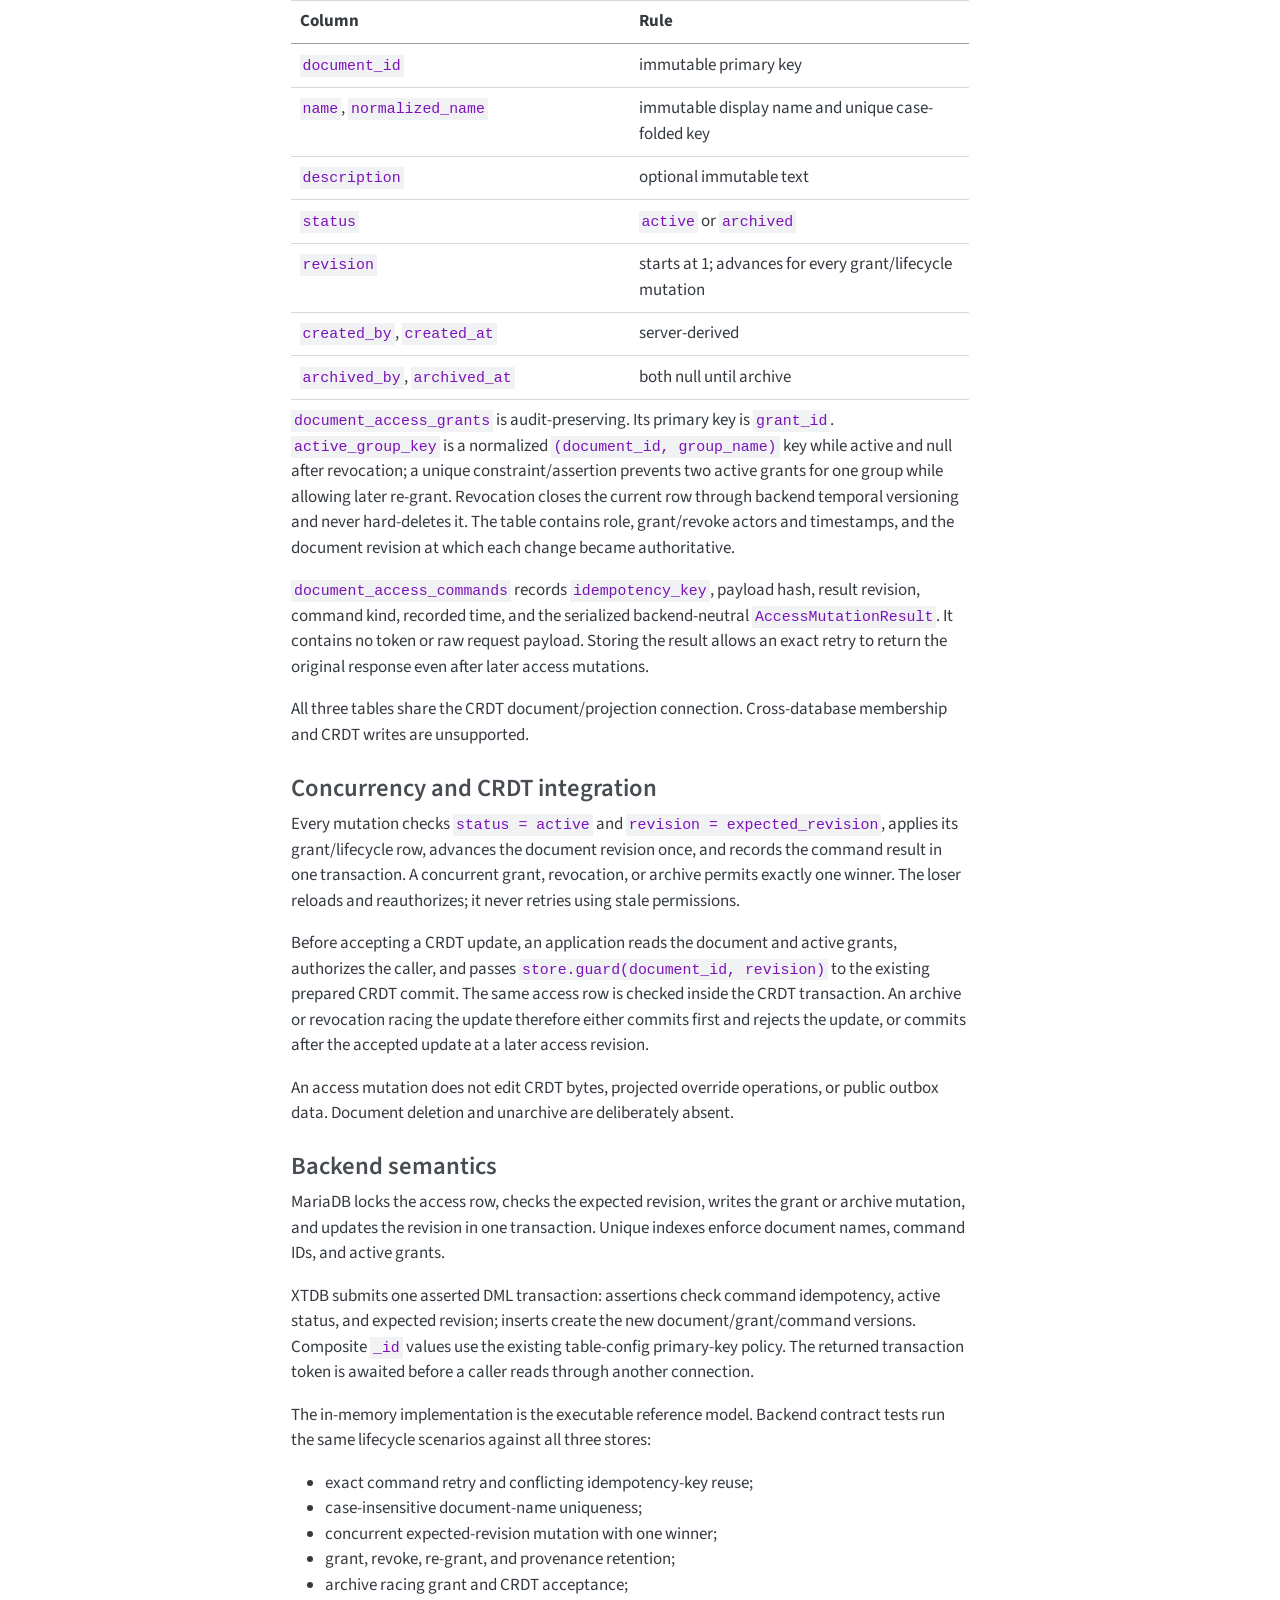
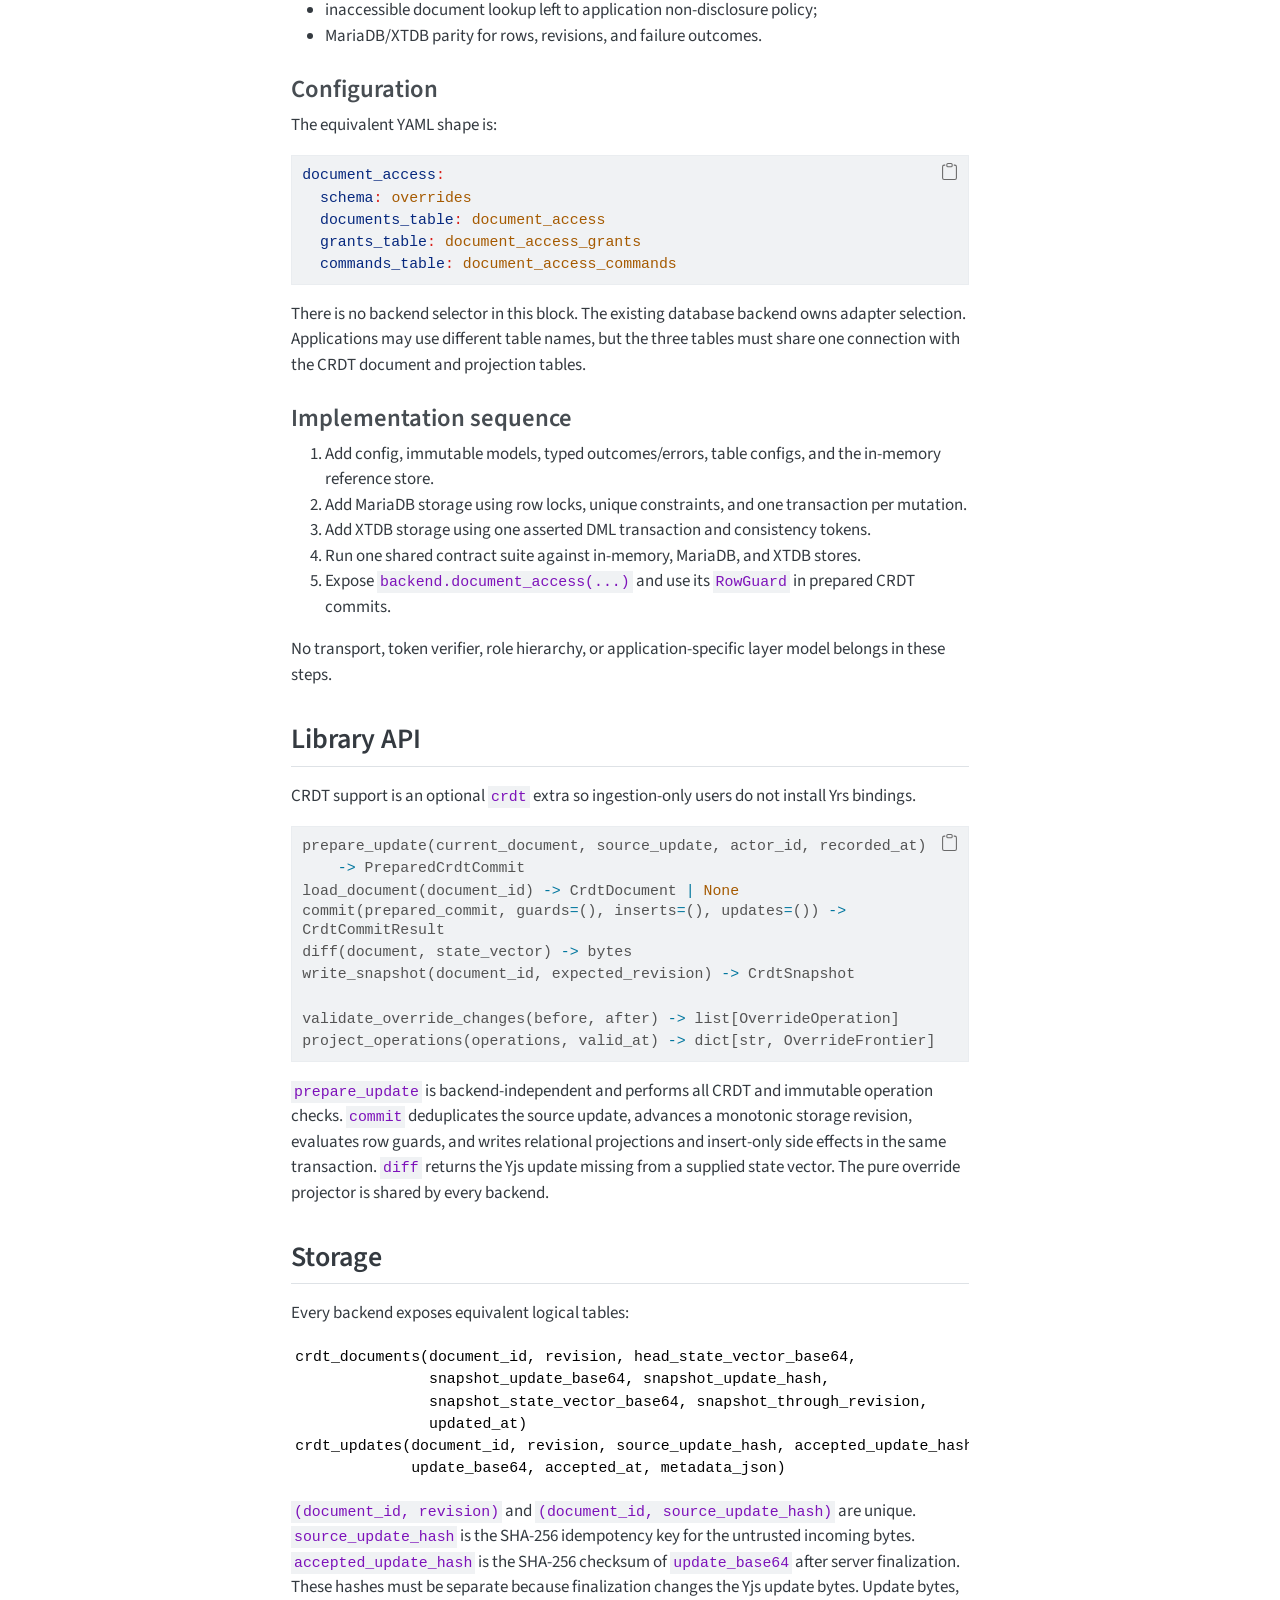
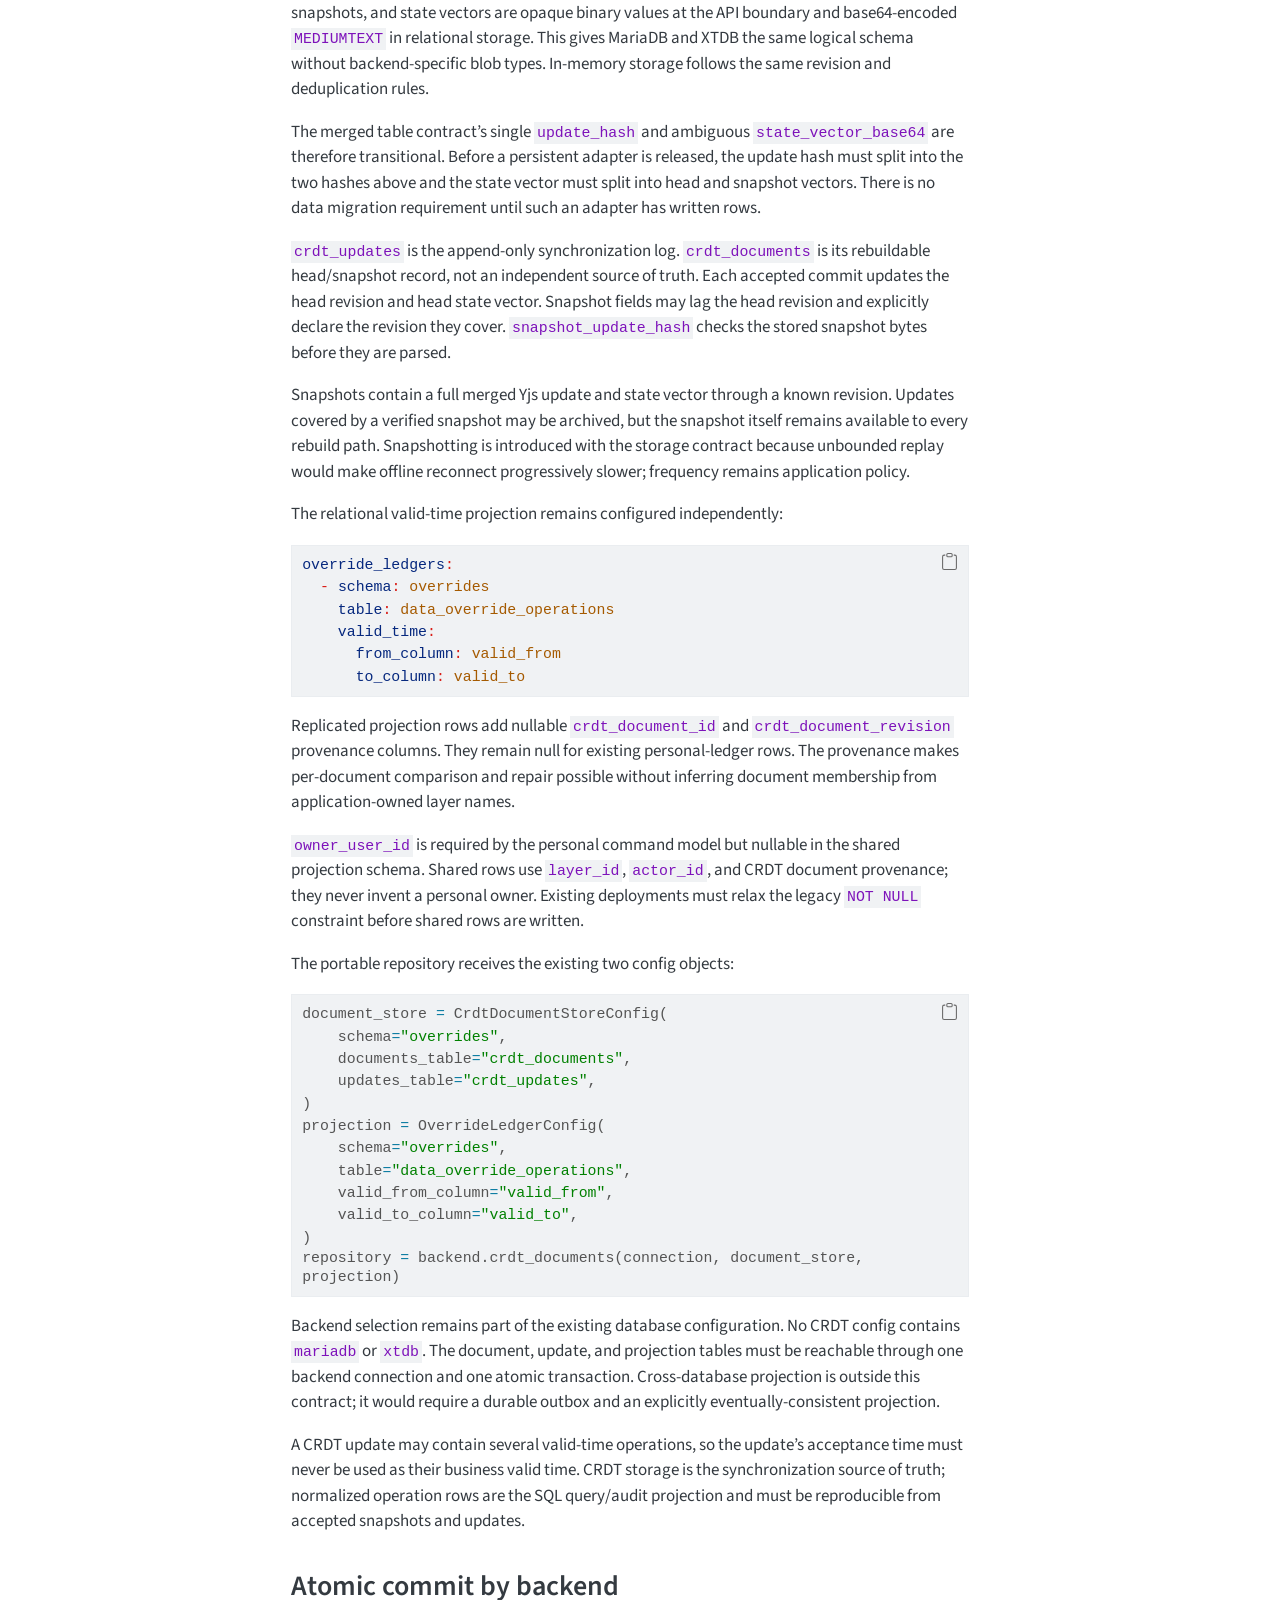
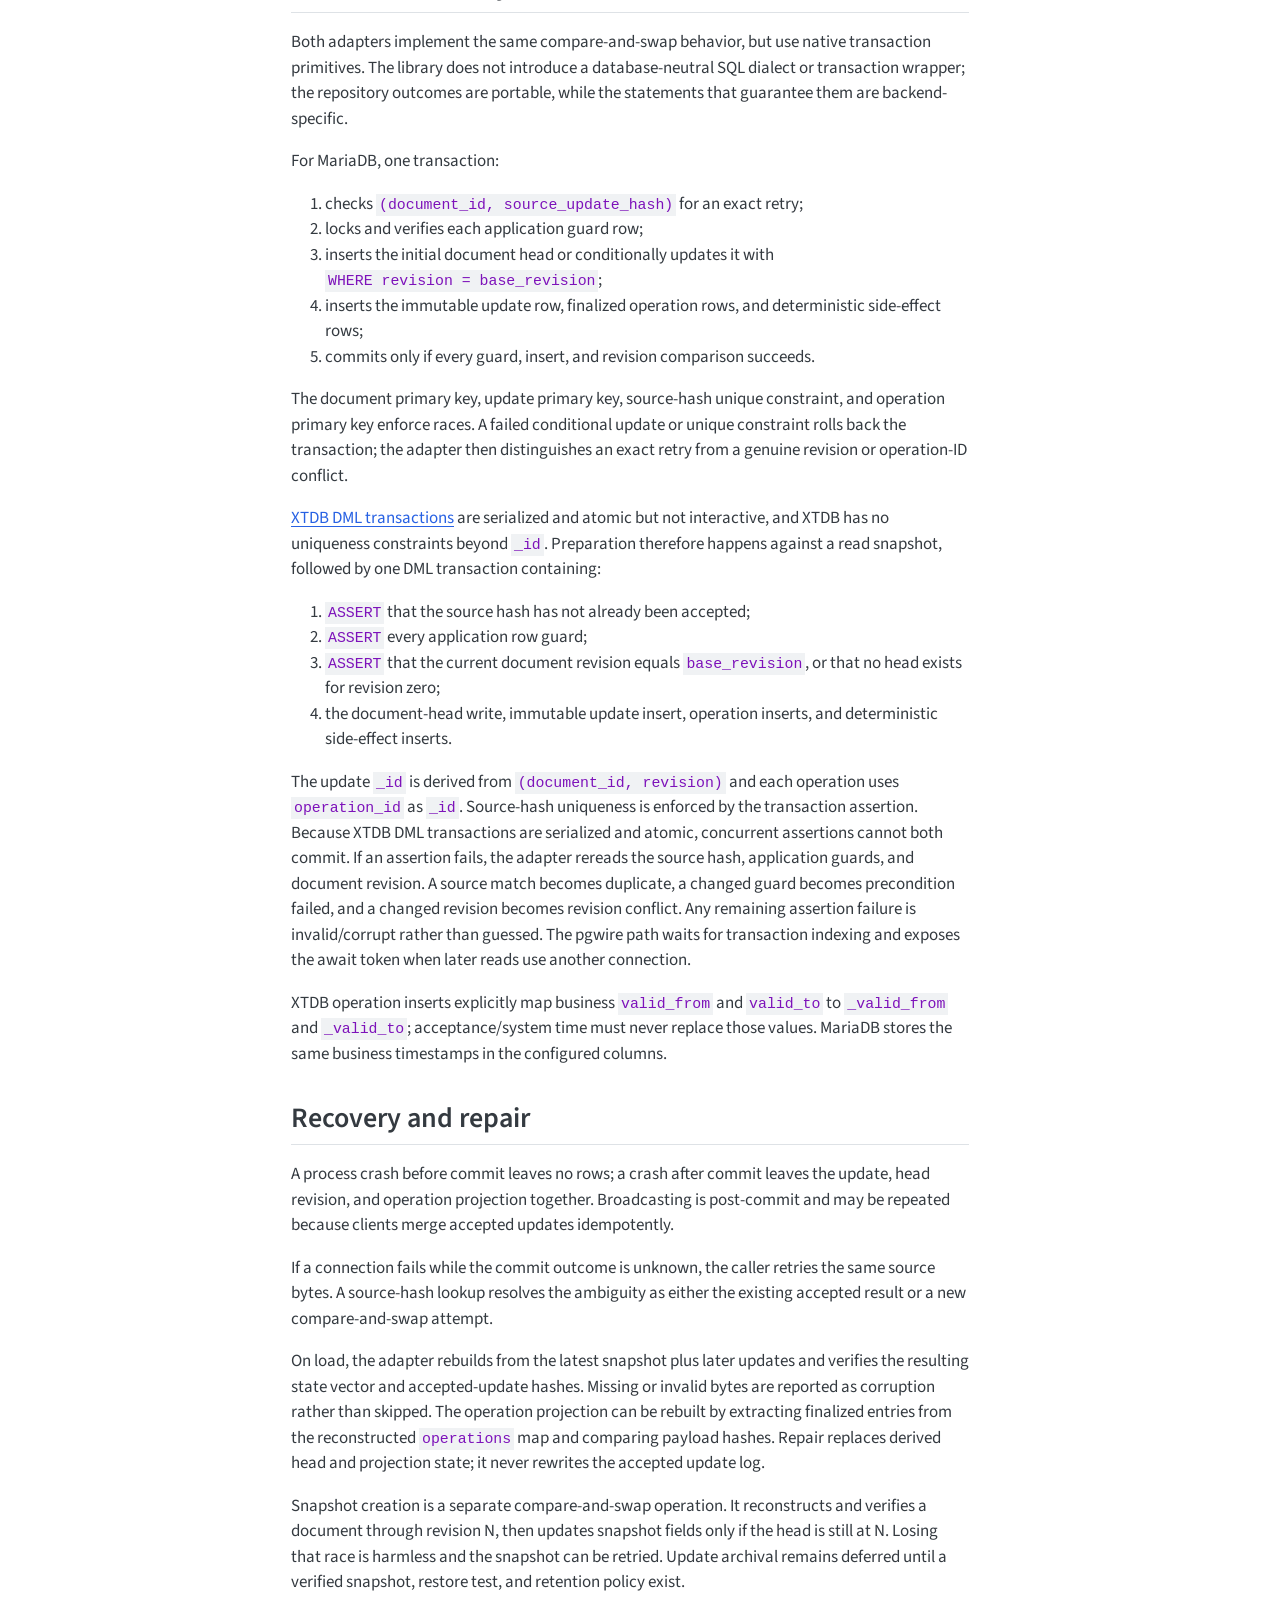
<file: replicated-overrides.html>
<!DOCTYPE html>
<html xmlns="http://www.w3.org/1999/xhtml" lang="en" xml:lang="en"><head>

<meta charset="utf-8">
<meta name="generator" content="quarto-1.10.19">

<meta name="viewport" content="width=device-width, initial-scale=1.0, user-scalable=yes">


<title>Replicated documents and Arrow-native overrides – Polars Hist DB</title>
<style>
/* Default styles provided by pandoc.
** See https://pandoc.org/MANUAL.html#variables-for-html for config info.
*/
span.smallcaps{font-variant: small-caps;}
div.columns{display: flex; gap: 1.5em;}
div.column{flex: auto;}
@media screen {
div.columns{gap: min(4vw, 1.5em);}
div.column{overflow-x: auto;}
}
div.hanging-indent{margin-left: 1.5em; text-indent: -1.5em;}
ul.task-list{list-style: none;}
ul.task-list li input[type="checkbox"] {
  width: 0.8em;
  margin: 0 0.8em 0.2em -1em; /* quarto-specific, see https://github.com/quarto-dev/quarto-cli/issues/4556 */ 
  vertical-align: middle;
}
/* CSS for syntax highlighting */
html { -webkit-text-size-adjust: 100%; }
pre > code.sourceCode { white-space: pre; position: relative; }
pre > code.sourceCode > span { display: inline-block; line-height: 1.25; }
pre > code.sourceCode > span:empty { height: 1.2em; }
.sourceCode { overflow: visible; }
code.sourceCode > span { color: inherit; text-decoration: inherit; }
div.sourceCode { margin: 1em 0; }
pre.sourceCode { margin: 0; }
@media screen {
div.sourceCode { overflow: auto; }
}
@media print {
pre > code.sourceCode { white-space: pre-wrap; }
pre > code.sourceCode > span { text-indent: -5em; padding-left: 5em; }
}
pre.numberSource code
  { counter-reset: source-line 0; }
pre.numberSource code > span
  { position: relative; left: -4em; counter-increment: source-line; }
pre.numberSource code > span > a:first-child::before
  { content: counter(source-line);
    position: relative; left: -1em; text-align: right; vertical-align: baseline;
    border: none; display: inline-block;
    -webkit-touch-callout: none; -webkit-user-select: none;
    -khtml-user-select: none; -moz-user-select: none;
    -ms-user-select: none; user-select: none;
    padding: 0 4px; width: 4em;
  }
pre.numberSource { margin-left: 3em;  padding-left: 4px; }
div.sourceCode
  {   }
@media screen {
pre > code.sourceCode > span > a:first-child::before { text-decoration: underline; }
}
</style>


<script src="site_libs/quarto-nav/quarto-nav.js"></script>
<script src="site_libs/quarto-nav/headroom.min.js"></script>
<script src="site_libs/clipboard/clipboard.min.js"></script>
<script src="site_libs/quarto-search/autocomplete.umd.js"></script>
<script src="site_libs/quarto-search/fuse.min.js"></script>
<script src="site_libs/quarto-search/quarto-search.js"></script>
<meta name="quarto:offset" content="./">
<script src="site_libs/quarto-html/quarto.js" type="module"></script>
<script src="site_libs/quarto-html/tabsets/tabsets.js" type="module"></script>
<script src="site_libs/quarto-html/popper.min.js"></script>
<script src="site_libs/quarto-html/tippy.umd.min.js"></script>
<script src="site_libs/quarto-html/anchor.min.js"></script>
<link href="site_libs/quarto-html/tippy.css" rel="stylesheet">
<link href="site_libs/quarto-html/quarto-syntax-highlighting-e21500bb30e7ce080c64316834ee3be8.css" rel="stylesheet" class="quarto-color-scheme" id="quarto-text-highlighting-styles">
<link href="site_libs/quarto-html/quarto-syntax-highlighting-dark-09606243866072c1aa00d3ff38fff5fe.css" rel="stylesheet" class="quarto-color-scheme quarto-color-alternate" id="quarto-text-highlighting-styles">
<link href="site_libs/quarto-html/quarto-syntax-highlighting-e21500bb30e7ce080c64316834ee3be8.css" rel="stylesheet" class="quarto-color-scheme-extra" id="quarto-text-highlighting-styles">
<script src="site_libs/bootstrap/bootstrap.min.js"></script>
<link href="site_libs/bootstrap/bootstrap-icons.css" rel="stylesheet">
<link href="site_libs/bootstrap/bootstrap-2e805ecb1856ab5fc7014d7291e3adbc.min.css" rel="stylesheet" append-hash="true" class="quarto-color-scheme" id="quarto-bootstrap" data-mode="light">
<link href="site_libs/bootstrap/bootstrap-dark-391dd5a90d4adeed8c7569d8f604ab61.min.css" rel="stylesheet" append-hash="true" class="quarto-color-scheme quarto-color-alternate" id="quarto-bootstrap" data-mode="dark">
<link href="site_libs/bootstrap/bootstrap-2e805ecb1856ab5fc7014d7291e3adbc.min.css" rel="stylesheet" append-hash="true" class="quarto-color-scheme-extra" id="quarto-bootstrap" data-mode="light">
<script id="quarto-search-options" type="application/json">{
  "location": "navbar",
  "copy-button": false,
  "collapse-after": 3,
  "panel-placement": "end",
  "type": "overlay",
  "limit": 50,
  "keyboard-shortcut": [
    "f",
    "/",
    "s"
  ],
  "show-item-context": false,
  "language": {
    "search-no-results-text": "No results",
    "search-matching-documents-text": "matching documents",
    "search-copy-link-title": "Copy link to search",
    "search-hide-matches-text": "Hide additional matches",
    "search-more-match-text": "more match in this document",
    "search-more-matches-text": "more matches in this document",
    "search-clear-button-title": "Clear",
    "search-text-placeholder": "",
    "search-detached-cancel-button-title": "Cancel",
    "search-submit-button-title": "Submit",
    "search-label": "Search"
  }
}</script>


</head>

<body class="nav-sidebar floating nav-fixed quarto-light"><script id="quarto-html-before-body" type="application/javascript">
    const toggleBodyColorMode = (bsSheetEl) => {
      const mode = bsSheetEl.getAttribute("data-mode");
      const bodyEl = window.document.querySelector("body");
      if (mode === "dark") {
        bodyEl.classList.add("quarto-dark");
        bodyEl.classList.remove("quarto-light");
      } else {
        bodyEl.classList.add("quarto-light");
        bodyEl.classList.remove("quarto-dark");
      }
    }
    const toggleBodyColorPrimary = () => {
      const bsSheetEl = window.document.querySelector("link#quarto-bootstrap:not([rel=disabled-stylesheet])");
      if (bsSheetEl) {
        toggleBodyColorMode(bsSheetEl);
      }
    }
    const setColorSchemeToggle = (alternate) => {
      const toggles = window.document.querySelectorAll('.quarto-color-scheme-toggle');
      for (let i=0; i < toggles.length; i++) {
        const toggle = toggles[i];
        if (toggle) {
          if (alternate) {
            toggle.classList.add("alternate");
          } else {
            toggle.classList.remove("alternate");
          }
        }
      }
    };
    const toggleColorMode = (alternate) => {
      // Switch the stylesheets
      const primaryStylesheets = window.document.querySelectorAll('link.quarto-color-scheme:not(.quarto-color-alternate)');
      const alternateStylesheets = window.document.querySelectorAll('link.quarto-color-scheme.quarto-color-alternate');
      manageTransitions('#quarto-margin-sidebar .nav-link', false);
      if (alternate) {
        // note: dark is layered on light, we don't disable primary!
        enableStylesheet(alternateStylesheets);
        for (const sheetNode of alternateStylesheets) {
          if (sheetNode.id === "quarto-bootstrap") {
            toggleBodyColorMode(sheetNode);
          }
        }
      } else {
        disableStylesheet(alternateStylesheets);
        enableStylesheet(primaryStylesheets)
        toggleBodyColorPrimary();
      }
      manageTransitions('#quarto-margin-sidebar .nav-link', true);
      // Switch the toggles
      setColorSchemeToggle(alternate)
      // Hack to workaround the fact that safari doesn't
      // properly recolor the scrollbar when toggling (#1455)
      if (navigator.userAgent.indexOf('Safari') > 0 && navigator.userAgent.indexOf('Chrome') == -1) {
        manageTransitions("body", false);
        window.scrollTo(0, 1);
        setTimeout(() => {
          window.scrollTo(0, 0);
          manageTransitions("body", true);
        }, 40);
      }
    }
    const disableStylesheet = (stylesheets) => {
      for (let i=0; i < stylesheets.length; i++) {
        const stylesheet = stylesheets[i];
        stylesheet.rel = 'disabled-stylesheet';
      }
    }
    const enableStylesheet = (stylesheets) => {
      for (let i=0; i < stylesheets.length; i++) {
        const stylesheet = stylesheets[i];
        if(stylesheet.rel !== 'stylesheet') { // for Chrome, which will still FOUC without this check
          stylesheet.rel = 'stylesheet';
        }
      }
    }
    const manageTransitions = (selector, allowTransitions) => {
      const els = window.document.querySelectorAll(selector);
      for (let i=0; i < els.length; i++) {
        const el = els[i];
        if (allowTransitions) {
          el.classList.remove('notransition');
        } else {
          el.classList.add('notransition');
        }
      }
    }
    const isFileUrl = () => {
      return window.location.protocol === 'file:';
    }
    const hasAlternateSentinel = () => {
      let styleSentinel = getColorSchemeSentinel();
      if (styleSentinel !== null) {
        return styleSentinel === "alternate";
      } else {
        return false;
      }
    }
    const setStyleSentinel = (alternate) => {
      const value = alternate ? "alternate" : "default";
      if (!isFileUrl()) {
        window.localStorage.setItem("quarto-color-scheme", value);
      } else {
        localAlternateSentinel = value;
      }
    }
    const getColorSchemeSentinel = () => {
      if (!isFileUrl()) {
        const storageValue = window.localStorage.getItem("quarto-color-scheme");
        return storageValue != null ? storageValue : localAlternateSentinel;
      } else {
        return localAlternateSentinel;
      }
    }
    const toggleGiscusIfUsed = (isAlternate, darkModeDefault) => {
      const baseTheme = document.querySelector('#giscus-base-theme')?.value ?? 'light';
      const alternateTheme = document.querySelector('#giscus-alt-theme')?.value ?? 'dark';
      let newTheme = '';
      if(authorPrefersDark) {
        newTheme = isAlternate ? baseTheme : alternateTheme;
      } else {
        newTheme = isAlternate ? alternateTheme : baseTheme;
      }
      const changeGiscusTheme = () => {
        // From: https://github.com/giscus/giscus/issues/336
        const sendMessage = (message) => {
          const iframe = document.querySelector('iframe.giscus-frame');
          if (!iframe) return;
          iframe.contentWindow.postMessage({ giscus: message }, 'https://giscus.app');
        }
        sendMessage({
          setConfig: {
            theme: newTheme
          }
        });
      }
      const isGiscussLoaded = window.document.querySelector('iframe.giscus-frame') !== null;
      if (isGiscussLoaded) {
        changeGiscusTheme();
      }
    };
    const authorPrefersDark = false;
    const darkModeDefault = authorPrefersDark;
      document.querySelector('link#quarto-text-highlighting-styles.quarto-color-scheme-extra').rel = 'disabled-stylesheet';
      document.querySelector('link#quarto-bootstrap.quarto-color-scheme-extra').rel = 'disabled-stylesheet';
    let localAlternateSentinel = darkModeDefault ? 'alternate' : 'default';
    // Dark / light mode switch
    window.quartoToggleColorScheme = () => {
      // Read the current dark / light value
      let toAlternate = !hasAlternateSentinel();
      toggleColorMode(toAlternate);
      setStyleSentinel(toAlternate);
      toggleGiscusIfUsed(toAlternate, darkModeDefault);
      window.dispatchEvent(new Event('resize'));
    };
    // Switch to dark mode if need be
    if (hasAlternateSentinel()) {
      toggleColorMode(true);
    } else {
      toggleColorMode(false);
    }
  </script>

<div id="quarto-search-results"></div>
  <header id="quarto-header" class="headroom fixed-top">
    <nav class="navbar navbar-expand-lg " data-bs-theme="dark">
      <div class="navbar-container container-fluid">
      <div class="navbar-brand-container mx-auto">
    <a class="navbar-brand" href="./index.html">
    <span class="navbar-title">Polars Hist DB</span>
    </a>
  </div>
            <div id="quarto-search" class="" title="Search"></div>
          <button class="navbar-toggler" type="button" data-bs-toggle="collapse" data-bs-target="#navbarCollapse" aria-controls="navbarCollapse" role="menu" aria-expanded="false" aria-label="Toggle navigation" onclick="if (window.quartoToggleHeadroom) { window.quartoToggleHeadroom(); }">
  <span class="navbar-toggler-icon"></span>
</button>
          <div class="collapse navbar-collapse" id="navbarCollapse">
            <ul class="navbar-nav navbar-nav-scroll me-auto">
  <li class="nav-item">
    <a class="nav-link active" href="./index.html" aria-current="page"> 
<span class="menu-text">Overview</span></a>
  </li>  
  <li class="nav-item">
    <a class="nav-link" href="./configuration.html"> 
<span class="menu-text">Configuration</span></a>
  </li>  
  <li class="nav-item">
    <a class="nav-link" href="./api.html"> 
<span class="menu-text">API Reference</span></a>
  </li>  
  <li class="nav-item">
    <a class="nav-link" href="./benchmarks.html"> 
<span class="menu-text">Benchmarks</span></a>
  </li>  
</ul>
            <ul class="navbar-nav navbar-nav-scroll ms-auto">
  <li class="nav-item">
    <a class="nav-link" href="https://github.com/jr200-labs/polars-hist-db"> <i class="bi bi-github" role="img">
</i> 
<span class="menu-text">GitHub</span></a>
  </li>  
</ul>
          </div> <!-- /navcollapse -->
            <div class="quarto-navbar-tools">
  <a href="" class="quarto-color-scheme-toggle quarto-navigation-tool  px-1" onclick="window.quartoToggleColorScheme(); return false;" title="Toggle dark mode"><i class="bi"></i></a>
</div>
      </div> <!-- /container-fluid -->
    </nav>
  <nav class="quarto-secondary-nav">
    <div class="container-fluid d-flex">
      <button type="button" class="quarto-btn-toggle btn" data-bs-toggle="collapse" role="button" data-bs-target=".quarto-sidebar-collapse-item" aria-controls="quarto-sidebar" aria-expanded="false" aria-label="Toggle sidebar navigation" onclick="if (window.quartoToggleHeadroom) { window.quartoToggleHeadroom(); }">
        <i class="bi bi-layout-text-sidebar-reverse"></i>
      </button>
        <nav class="quarto-page-breadcrumbs" aria-label="breadcrumb"><ol class="breadcrumb"><li class="breadcrumb-item"><a href="./index.html">Polars Hist DB</a></li><li class="breadcrumb-item"><a href="./replicated-overrides.html">Replicated documents and Arrow-native overrides</a></li></ol></nav>
        <a class="flex-grow-1" role="navigation" data-bs-toggle="collapse" data-bs-target=".quarto-sidebar-collapse-item" aria-controls="quarto-sidebar" aria-expanded="false" aria-label="Toggle sidebar navigation" onclick="if (window.quartoToggleHeadroom) { window.quartoToggleHeadroom(); }">      
        </a>
    </div>
  </nav>
</header>
<!-- content -->
<div id="quarto-content" class="quarto-container page-columns page-rows-contents page-layout-article page-navbar">
<!-- sidebar -->
  <nav id="quarto-sidebar" class="sidebar collapse collapse-horizontal quarto-sidebar-collapse-item sidebar-navigation floating overflow-auto">
    <div class="sidebar-menu-container"> 
    <ul class="list-unstyled mt-1">
        <li class="sidebar-item sidebar-item-section">
      <div class="sidebar-item-container"> 
            <a href="./index.html" class="sidebar-item-text sidebar-link">
 <span class="menu-text">Polars Hist DB</span></a>
          <a class="sidebar-item-toggle text-start" data-bs-toggle="collapse" data-bs-target="#quarto-sidebar-section-1" role="navigation" aria-expanded="true" aria-label="Toggle section">
            <i class="bi bi-chevron-right ms-2"></i>
          </a> 
      </div>
      <ul id="quarto-sidebar-section-1" class="collapse list-unstyled sidebar-section depth1 show">  
          <li class="sidebar-item">
  <div class="sidebar-item-container"> 
  <a href="./configuration.html" class="sidebar-item-text sidebar-link">
 <span class="menu-text">Configuration</span></a>
  </div>
</li>
          <li class="sidebar-item">
  <div class="sidebar-item-container"> 
  <a href="./replicated-overrides.html" class="sidebar-item-text sidebar-link active">
 <span class="menu-text">Replicated documents and Arrow-native overrides</span></a>
  </div>
</li>
          <li class="sidebar-item">
  <div class="sidebar-item-container"> 
  <a href="./api.html" class="sidebar-item-text sidebar-link">
 <span class="menu-text">API Reference</span></a>
  </div>
</li>
          <li class="sidebar-item">
  <div class="sidebar-item-container"> 
  <a href="./backend-contract.html" class="sidebar-item-text sidebar-link">
 <span class="menu-text">Backend Contract</span></a>
  </div>
</li>
          <li class="sidebar-item">
  <div class="sidebar-item-container"> 
  <a href="./benchmarks.html" class="sidebar-item-text sidebar-link">
 <span class="menu-text">Benchmarks</span></a>
  </div>
</li>
          <li class="sidebar-item">
  <div class="sidebar-item-container"> 
  <a href="./examples.html" class="sidebar-item-text sidebar-link">
 <span class="menu-text">Examples</span></a>
  </div>
</li>
      </ul>
  </li>
    </ul>
    </div>
</nav>
<div id="quarto-sidebar-glass" class="quarto-sidebar-collapse-item" data-bs-toggle="collapse" data-bs-target=".quarto-sidebar-collapse-item"></div>
<!-- margin-sidebar -->
    <div id="quarto-margin-sidebar" class="sidebar margin-sidebar">
        <nav id="TOC" role="doc-toc" class="toc-active">
    <h2 id="toc-title">On this page</h2>
   
  <ul>
  <li><a href="#scope" id="toc-scope" class="nav-link active" data-scroll-target="#scope">Scope</a></li>
  <li><a href="#recommended-typed-operation-data-plane" id="toc-recommended-typed-operation-data-plane" class="nav-link" data-scroll-target="#recommended-typed-operation-data-plane">Recommended typed operation data plane</a></li>
  <li><a href="#yjs-compatibility-path" id="toc-yjs-compatibility-path" class="nav-link" data-scroll-target="#yjs-compatibility-path">Yjs compatibility path</a></li>
  <li><a href="#document-model" id="toc-document-model" class="nav-link" data-scroll-target="#document-model">Document model</a></li>
  <li><a href="#synchronization" id="toc-synchronization" class="nav-link" data-scroll-target="#synchronization">Synchronization</a></li>
  <li><a href="#presence-and-undo" id="toc-presence-and-undo" class="nav-link" data-scroll-target="#presence-and-undo">Presence and undo</a></li>
  <li><a href="#override-convergence" id="toc-override-convergence" class="nav-link" data-scroll-target="#override-convergence">Override convergence</a></li>
  <li><a href="#validation-and-idempotency" id="toc-validation-and-idempotency" class="nav-link" data-scroll-target="#validation-and-idempotency">Validation and idempotency</a></li>
  <li><a href="#acceptance-and-repository-boundaries" id="toc-acceptance-and-repository-boundaries" class="nav-link" data-scroll-target="#acceptance-and-repository-boundaries">Acceptance and repository boundaries</a></li>
  <li><a href="#document-access-registry" id="toc-document-access-registry" class="nav-link" data-scroll-target="#document-access-registry">Document access registry</a>
  <ul class="collapse">
  <li><a href="#purpose-and-boundary" id="toc-purpose-and-boundary" class="nav-link" data-scroll-target="#purpose-and-boundary">Purpose and boundary</a></li>
  <li><a href="#api" id="toc-api" class="nav-link" data-scroll-target="#api">API</a></li>
  <li><a href="#use-cases" id="toc-use-cases" class="nav-link" data-scroll-target="#use-cases">Use cases</a></li>
  <li><a href="#tables" id="toc-tables" class="nav-link" data-scroll-target="#tables">Tables</a></li>
  <li><a href="#concurrency-and-crdt-integration" id="toc-concurrency-and-crdt-integration" class="nav-link" data-scroll-target="#concurrency-and-crdt-integration">Concurrency and CRDT integration</a></li>
  <li><a href="#backend-semantics" id="toc-backend-semantics" class="nav-link" data-scroll-target="#backend-semantics">Backend semantics</a></li>
  <li><a href="#configuration" id="toc-configuration" class="nav-link" data-scroll-target="#configuration">Configuration</a></li>
  <li><a href="#implementation-sequence" id="toc-implementation-sequence" class="nav-link" data-scroll-target="#implementation-sequence">Implementation sequence</a></li>
  </ul></li>
  <li><a href="#library-api" id="toc-library-api" class="nav-link" data-scroll-target="#library-api">Library API</a></li>
  <li><a href="#storage" id="toc-storage" class="nav-link" data-scroll-target="#storage">Storage</a></li>
  <li><a href="#atomic-commit-by-backend" id="toc-atomic-commit-by-backend" class="nav-link" data-scroll-target="#atomic-commit-by-backend">Atomic commit by backend</a></li>
  <li><a href="#recovery-and-repair" id="toc-recovery-and-repair" class="nav-link" data-scroll-target="#recovery-and-repair">Recovery and repair</a></li>
  <li><a href="#sync-cases" id="toc-sync-cases" class="nav-link" data-scroll-target="#sync-cases">Sync cases</a></li>
  <li><a href="#existing-personal-ledgers" id="toc-existing-personal-ledgers" class="nav-link" data-scroll-target="#existing-personal-ledgers">Existing personal ledgers</a></li>
  <li><a href="#test-contract" id="toc-test-contract" class="nav-link" data-scroll-target="#test-contract">Test contract</a></li>
  <li><a href="#deferred-work" id="toc-deferred-work" class="nav-link" data-scroll-target="#deferred-work">Deferred work</a></li>
  </ul>
<div class="toc-actions"><ul><li><a href="https://github.com/jr200-labs/polars-hist-db/blob/main/replicated-overrides.qmd" class="toc-action"><i class="bi bi-github"></i>View source</a></li><li><a href="https://github.com/jr200-labs/polars-hist-db/issues/new" class="toc-action"><i class="bi empty"></i>Report an issue</a></li></ul></div></nav>
    </div>
<!-- main -->
<main class="content" id="quarto-document-content">


<header id="title-block-header" class="quarto-title-block default"><nav class="quarto-page-breadcrumbs quarto-title-breadcrumbs d-none d-lg-block" aria-label="breadcrumb"><ol class="breadcrumb"><li class="breadcrumb-item"><a href="./index.html">Polars Hist DB</a></li><li class="breadcrumb-item"><a href="./replicated-overrides.html">Replicated documents and Arrow-native overrides</a></li></ol></nav>
<div class="quarto-title">
<h1 class="title">Replicated documents and Arrow-native overrides</h1>
</div>



<div class="quarto-title-meta">

    
  
    
  </div>
  


</header>


<section id="scope" class="level2">
<h2 class="anchored" data-anchor-id="scope">Scope</h2>
<p><code>polars-hist-db</code> provides Yjs-compatible documents for collaborative drafts and an Arrow-native immutable operation-set CRDT for typed valid-time overrides. The Arrow operation stream is the recommended override data plane. Arrow is the canonical in-process and wire representation; normalized native database columns are the durable representation. JSON is not an intermediate override representation.</p>
<p>An optional access registry persists document lifecycle and opaque group-to-role grants. Applications own authentication, authorization policy, transport, field declarations, and business conflict policy.</p>
<p>The implementation uses the maintained Yjs/Yrs ecosystem instead of implementing a CRDT algorithm. Browser clients use Yjs. Python services use <code>pycrdt</code>, whose Yrs updates are binary-compatible with Yjs. Binary updates are commutative, associative, and idempotent, so every backend stores the same protocol rather than implementing its own merge rules.</p>
</section>
<section id="recommended-typed-operation-data-plane" class="level2">
<h2 class="anchored" data-anchor-id="recommended-typed-operation-data-plane">Recommended typed operation data plane</h2>
<p>The Arrow contract is an observed-remove operation set. Each client proposal has a UUID operation id and change-set id, typed value, valid-time interval, and explicit references to operations it supersedes or removes. The accepting service supplies the layer, generation, monotonic layer revision, verified actor snapshot, authoritative recorded time, and a SHA-256 hash over canonical typed content. Replaying the same id and content is a duplicate; reusing an id for different content is rejected.</p>
<p>Values use a closed Arrow struct with dedicated slots for strings, booleans, integers, decimals, UTC timestamps, dates, durations, binary values, and string lists. Versioned extension values carry an explicit schema id and binary payload. Exactly one slot must be populated. Type conversion is therefore explicit at the application boundary rather than inferred during persistence.</p>
<p>Synchronization returns Arrow acknowledgement and effective-projection tables. Acknowledgements contain accepted or duplicate operation ids, authoritative revisions, and payload hashes. The projection contains only scopes changed since the caller’s known revision. Projection groups the operation set once by <code>(feed_id, entity_id, field_path)</code> and removes explicit supersessions and removals at the requested valid time. No remaining value is <code>none</code>, one distinct value is <code>clean</code>, and several distinct values are <code>conflict</code>. Arrival order and database row order never choose a winner.</p>
<p>Each layer has an independent generation and revision head. A compliance rebuild advances the generation and physically removes the previous generation. Old clients fail with <code>generation_changed</code>. An atomic compare-and-swap advances the revision exactly once for an accepted batch. MariaDB uses a transaction and conditional head update. XTDB uses one transaction containing <code>ASSERT</code>, native typed inserts, and the head update. The in-memory implementation follows the same repository contract.</p>
<p>Durable storage is normalized into four configurable tables:</p>
<pre class="text"><code>arrow_override_layer_heads
arrow_override_operations
arrow_override_operation_references
arrow_override_string_list_values</code></pre>
<p>UUIDs and hashes use fixed binary columns. Temporal, decimal, boolean, binary, and numeric values use native database types. References and repeated strings use child rows with stable ordinals. Reconstructing canonical Arrow uses typed Polars frames and Arrow casts; operation rows are never round-tripped through JSON dictionaries.</p>
<p>Repository reads are bounded by operation ids, revisions, and changed scopes. The projector indexes scopes in one pass. Benchmarks track typed IPC and full synchronization for clean and conflicting frontiers. Optional telemetry records low-cardinality backend, outcome, duration, row-count, duplicate, and conflict measurements. Logs and spans exclude values, comments, identities, tokens, group membership, and layer identifiers.</p>
<p>The public entry point is <code>backend.arrow_overrides(connection, config)</code>. Every backend shares the canonical schemas, validator, hasher, projector, acknowledgement format, and repository contract. Transport adapters carry Arrow IPC bytes and do not reinterpret values.</p>
</section>
<section id="yjs-compatibility-path" class="level2">
<h2 class="anchored" data-anchor-id="yjs-compatibility-path">Yjs compatibility path</h2>
<p>The document model below remains supported for collaborative document state and existing operation-map integrations. New typed override flows should keep mutable draft text in Yjs and publish immutable changes into the Arrow operation data plane. This prevents Yjs/JSON scalar encoding from becoming authoritative for database value types while preserving offline draft editing.</p>
</section>
<section id="document-model" class="level2">
<h2 class="anchored" data-anchor-id="document-model">Document model</h2>
<p>The library does not prescribe a complete application schema. It reserves two conventions for reusable override documents:</p>
<pre class="text"><code>root
  drafts       application-owned Y.Map/Y.Array/Y.Text collaborative state
  operations   Y.Map keyed by immutable operation_id</code></pre>
<p>Draft values may be edited, removed, and undone. Published operation entries are immutable. An application may add other shared types without changing the storage contract.</p>
<p>Each value in <code>operations</code> has this backend-independent envelope:</p>
<table class="caption-top table">
<colgroup>
<col style="width: 33%">
<col style="width: 33%">
<col style="width: 33%">
</colgroup>
<thead>
<tr class="header">
<th>Field</th>
<th>Type</th>
<th>Rule</th>
</tr>
</thead>
<tbody>
<tr class="odd">
<td><code>format_version</code></td>
<td>integer</td>
<td><code>1</code> for this contract</td>
</tr>
<tr class="even">
<td><code>operation_id</code></td>
<td>UUID</td>
<td>Caller-generated idempotency key; globally unique</td>
</tr>
<tr class="odd">
<td><code>change_set_id</code></td>
<td>UUID</td>
<td>Groups one multi-field action</td>
</tr>
<tr class="even">
<td><code>layer_id</code></td>
<td>string</td>
<td>Override layer identity</td>
</tr>
<tr class="odd">
<td><code>actor_id</code></td>
<td>string</td>
<td>Server-derived principal finalized at acceptance</td>
</tr>
<tr class="even">
<td><code>feed_id</code></td>
<td>string</td>
<td>Source dataset identity</td>
</tr>
<tr class="odd">
<td><code>entity_id</code></td>
<td>string</td>
<td>Stable source entity identity</td>
</tr>
<tr class="even">
<td><code>field_path</code></td>
<td>string</td>
<td>Field or nested path being overridden</td>
</tr>
<tr class="odd">
<td><code>operation_type</code></td>
<td>enum</td>
<td><code>set</code> or <code>remove</code></td>
</tr>
<tr class="even">
<td><code>value</code></td>
<td><code>OverrideTypedValue</code> or null</td>
<td>Required for <code>set</code> only</td>
</tr>
<tr class="odd">
<td><code>supersedes_operation_ids</code></td>
<td>array of UUIDs</td>
<td>Values observed and replaced by <code>set</code></td>
</tr>
<tr class="even">
<td><code>removes_operation_ids</code></td>
<td>array of UUIDs</td>
<td>Values observed and closed by <code>remove</code></td>
</tr>
<tr class="odd">
<td><code>valid_from</code></td>
<td>UTC timestamp</td>
<td>Inclusive business-valid start</td>
</tr>
<tr class="even">
<td><code>valid_to</code></td>
<td>UTC timestamp or null</td>
<td>Exclusive business-valid end</td>
</tr>
<tr class="odd">
<td><code>recorded_at</code></td>
<td>UTC timestamp</td>
<td>Server time finalized at acceptance</td>
</tr>
<tr class="even">
<td><code>payload_hash</code></td>
<td>string</td>
<td>Server-computed hash of immutable persisted fields</td>
</tr>
<tr class="odd">
<td><code>observed_canonical_value_json</code></td>
<td>JSON or null</td>
<td>Source value seen by the editor</td>
</tr>
<tr class="even">
<td><code>comment</code></td>
<td>string or null</td>
<td>Immutable snapshot of any collaborative rationale</td>
</tr>
<tr class="odd">
<td><code>metadata_json</code></td>
<td>object</td>
<td>Versioned extension data only</td>
</tr>
</tbody>
</table>
<p>Concurrent published edits use different operation IDs and therefore coexist in the map. Explicit supersede/remove references preserve business conflicts; Y.Map’s scalar conflict choice is never used to choose an effective override.</p>
<p>An offline client creates a provisional entry without authoritative <code>actor_id</code>, <code>recorded_at</code>, or <code>payload_hash</code>. After applying and validating that entry in a temporary document, the server replaces it causally with a finalized entry containing those fields. It persists and broadcasts the combined server-origin update. Subsequent replay of the provisional client update is idempotent and cannot supersede the finalized value. Once finalized, any mutation or deletion of the operation is rejected.</p>
</section>
<section id="synchronization" class="level2">
<h2 class="anchored" data-anchor-id="synchronization">Synchronization</h2>
<p>Clients persist documents locally and may create changes without a network. On reconnect they exchange state vectors and only missing Yjs updates. The library stores opaque update bytes and can reconstruct or merge a document with <code>pycrdt</code>; it does not define HTTP, WebSocket, NATS, or peer-to-peer transport.</p>
<p>The accepting service uses optimistic compare-and-swap on the document revision. It does not require a cross-backend lock abstraction:</p>
<ol type="1">
<li>load the latest accepted document and revision;</li>
<li>apply the source update to that state in a temporary document;</li>
<li>reject mutation/deletion of existing operations and validate new operations;</li>
<li>authorize the current principal against the resulting document state;</li>
<li>replace provisional operations with server-finalized entries;</li>
<li>derive one accepted update relative to the state loaded in step 1;</li>
<li>atomically compare-and-swap the revision, append that update, and insert its relational operation projection;</li>
<li>on a revision conflict, repeat from step 1 or return a retriable conflict;</li>
<li>broadcast only after the commit succeeds.</li>
</ol>
<p>Rejected updates are never broadcast or persisted. The client keeps them in a quarantined local branch so work can be copied or retargeted, but it must reset the shared document to the last accepted server state before further sync.</p>
</section>
<section id="presence-and-undo" class="level2">
<h2 class="anchored" data-anchor-id="presence-and-undo">Presence and undo</h2>
<p>Presence, selections, and cursor positions use the Yjs Awareness protocol. They are ephemeral, expire when a client disconnects, and are never written to the database or audit history.</p>
<p>Undo/redo is client-local and scoped to mutable draft/shared-text types. Undo must not track the immutable <code>operations</code> map. Reversing a published override creates a new <code>remove</code> or <code>set</code> operation so audit history remains append-only.</p>
</section>
<section id="override-convergence" class="level2">
<h2 class="anchored" data-anchor-id="override-convergence">Override convergence</h2>
<p>For one layer, feed, entity, field, and requested valid time:</p>
<ol type="1">
<li>Select <code>set</code> operations whose half-open interval <code>[valid_from, valid_to)</code> contains the requested time.</li>
<li>Discard a set referenced by an applicable <code>remove</code>.</li>
<li>Discard a set referenced by an applicable superseding <code>set</code>.</li>
<li>The remaining sets are the frontier. One distinct value is clean, several distinct values are concurrent, and no value means no override.</li>
<li>Sort concurrent values by operation ID for stable output only.</li>
</ol>
<p>Arrival order, client clocks, backend row order, and Y.Map scalar conflict selection never choose an effective value. Equal normalized values may be grouped for display while retaining all provenance.</p>
</section>
<section id="validation-and-idempotency" class="level2">
<h2 class="anchored" data-anchor-id="validation-and-idempotency">Validation and idempotency</h2>
<p>The reusable validator enforces:</p>
<ul>
<li>unique and immutable <code>operation_id</code> entries;</li>
<li>timezone-aware UTC timestamps;</li>
<li>bounded <code>set</code> intervals with <code>valid_to &gt; valid_from</code>;</li>
<li><code>set</code>/<code>remove</code> value and reference rules;</li>
<li>references within the same layer, feed, entity, and field;</li>
<li>references to existing operations or earlier operations in one atomic batch;</li>
<li>exact replay as a no-op and conflicting reuse of an ID as an error.</li>
</ul>
<p>Applications additionally validate the authenticated actor, permissions, allowed fields, document lifecycle, and domain value types.</p>
</section>
<section id="acceptance-and-repository-boundaries" class="level2">
<h2 class="anchored" data-anchor-id="acceptance-and-repository-boundaries">Acceptance and repository boundaries</h2>
<p>The implementation has three boundaries rather than one backend-shaped store:</p>
<ol type="1">
<li>A pure acceptance function applies and validates Yjs updates with <code>pycrdt</code>. It produces a <code>PreparedCrdtCommit</code> containing the base revision, source and accepted update hashes, accepted update bytes, resulting state vector, and finalized operation rows.</li>
<li>The application authorizes the prepared change and supplies any row guards and deterministic insert-only side effects required in the same transaction. Authentication and field policy do not enter the persistence adapter.</li>
<li>A repository atomically commits the prepared change using compare-and-swap.</li>
</ol>
<p>The source update is the untrusted client input. The accepted update is a server-origin update containing both the source change and causal replacement of provisional operation entries with finalized values. It is generated relative to the previously accepted state, so applying it once brings any replica at that state to the accepted state. Replaying the source update later cannot replace its causal server descendant.</p>
<p>Client-supplied <code>actor_id</code>, <code>recorded_at</code>, or <code>payload_hash</code> values are rejected. The server supplies one actor and acceptance timestamp for the request and computes each operation payload hash after finalization. A draft-only update is valid and produces no relational operation rows.</p>
<p>The repository contract is intentionally small:</p>
<div class="code-copy-outer-scaffold"><div class="sourceCode" id="cb3"><pre class="sourceCode python code-with-copy"><code class="sourceCode python"><span id="cb3-1"><a href="#cb3-1" aria-hidden="true" tabindex="-1"></a>load_document(document_id) <span class="op">-&gt;</span> CrdtDocument <span class="op">|</span> <span class="va">None</span></span>
<span id="cb3-2"><a href="#cb3-2" aria-hidden="true" tabindex="-1"></a>commit(prepared_commit, guards<span class="op">=</span>(), inserts<span class="op">=</span>(), updates<span class="op">=</span>()) <span class="op">-&gt;</span> CrdtCommitResult</span>
<span id="cb3-3"><a href="#cb3-3" aria-hidden="true" tabindex="-1"></a>write_snapshot(document_id, expected_revision) <span class="op">-&gt;</span> CrdtSnapshot</span></code></pre></div><button title="Copy to Clipboard" class="code-copy-button"><i class="bi"></i></button></div>
<p>The optional atomic extensions are deliberately constrained:</p>
<div class="code-copy-outer-scaffold"><div class="sourceCode" id="cb4"><pre class="sourceCode python code-with-copy"><code class="sourceCode python"><span id="cb4-1"><a href="#cb4-1" aria-hidden="true" tabindex="-1"></a>RowGuard(table_config, key_values, expected_values)</span>
<span id="cb4-2"><a href="#cb4-2" aria-hidden="true" tabindex="-1"></a>AtomicInsert(table_config, row)</span>
<span id="cb4-3"><a href="#cb4-3" aria-hidden="true" tabindex="-1"></a>AtomicUpdate(table_config, key_values, expected_values, values)</span></code></pre></div><button title="Copy to Clipboard" class="code-copy-button"><i class="bi"></i></button></div>
<p>A guard requires one current row matching its key and expected values. Typical uses are an active layer revision or the source row/version used during validation. An atomic insert adds a row with a deterministic primary key; typical use is a transactional outbox event. An atomic update is a constrained compare-and-swap used for a server-authoritative lifecycle revision in the same commit. There are no arbitrary SQL callbacks or cross-database participants.</p>
<p><code>commit</code> has five portable outcomes:</p>
<ul>
<li>accepted: revision advances exactly once and all rows are committed;</li>
<li>duplicate: the same source update was already accepted and revision does not advance;</li>
<li>revision conflict: another commit won the compare-and-swap and the caller must re-prepare against the latest document;</li>
<li>precondition failed: an application guard no longer matches and the caller must reauthorize or revalidate;</li>
<li>invalid/corrupt: validation, immutable-operation, hash, or reconstruction invariants failed and nothing is written.</li>
</ul>
<p>Exact source bytes use <code>source_update_hash</code> as a fast retry key. A differently encoded Yjs update that adds no structs and leaves the state vector unchanged is also a no-op, but need not add a persistent hash alias. An exact retry returns the original accepted result without re-running write guards or insert side effects. The application still authorizes document access before returning that result.</p>
<p>The result includes the accepted update and new revision, so a service can respond and broadcast without an immediate database read. An adapter may also return an opaque consistency token. XTDB callers crossing connections use its await token; MariaDB normally needs no token.</p>
<p>The application-level retry loop is the same for every backend:</p>
<div class="code-copy-outer-scaffold"><div class="sourceCode" id="cb5"><pre class="sourceCode python code-with-copy"><code class="sourceCode python"><span id="cb5-1"><a href="#cb5-1" aria-hidden="true" tabindex="-1"></a><span class="cf">while</span> <span class="va">True</span>:</span>
<span id="cb5-2"><a href="#cb5-2" aria-hidden="true" tabindex="-1"></a>    current <span class="op">=</span> repository.load_document(document_id)</span>
<span id="cb5-3"><a href="#cb5-3" aria-hidden="true" tabindex="-1"></a>    prepared <span class="op">=</span> prepare_update(current, source_update, actor_id, recorded_at)</span>
<span id="cb5-4"><a href="#cb5-4" aria-hidden="true" tabindex="-1"></a>    guards, inserts, updates <span class="op">=</span> authorize_and_build_side_effects(prepared)</span>
<span id="cb5-5"><a href="#cb5-5" aria-hidden="true" tabindex="-1"></a>    result <span class="op">=</span> repository.commit(</span>
<span id="cb5-6"><a href="#cb5-6" aria-hidden="true" tabindex="-1"></a>        prepared, guards<span class="op">=</span>guards, inserts<span class="op">=</span>inserts, updates<span class="op">=</span>updates</span>
<span id="cb5-7"><a href="#cb5-7" aria-hidden="true" tabindex="-1"></a>    )</span>
<span id="cb5-8"><a href="#cb5-8" aria-hidden="true" tabindex="-1"></a>    <span class="cf">if</span> <span class="kw">not</span> result.revision_conflict:</span>
<span id="cb5-9"><a href="#cb5-9" aria-hidden="true" tabindex="-1"></a>        <span class="cf">return</span> result</span></code></pre></div><button title="Copy to Clipboard" class="code-copy-button"><i class="bi"></i></button></div>
<p>Authorization to access the document happens before returning either accepted or duplicate content and is repeated after each re-prepare. Repeated revision conflicts may be returned to the caller rather than retried without bound. Malformed updates, client-supplied authoritative fields, and application-defined size or operation-count limits are rejected before persistence. Rejected source bytes are not retained by this library.</p>
</section>
<section id="document-access-registry" class="level2">
<h2 class="anchored" data-anchor-id="document-access-registry">Document access registry</h2>
<section id="purpose-and-boundary" class="level3">
<h3 class="anchored" data-anchor-id="purpose-and-boundary">Purpose and boundary</h3>
<p>Collaborative applications need durable document lifecycle and membership state to authorize a CRDT update. Keeping that state only in application code would duplicate MariaDB and XTDB compare-and-swap behavior and make the CRDT commit guard impossible to construct portably.</p>
<p>The optional access registry therefore stores only:</p>
<ul>
<li>immutable document identity, name, and description;</li>
<li>active or archived status and a monotonic access revision;</li>
<li>server-derived creation and archival audit fields;</li>
<li>audit-preserving group grants with an opaque application-defined role string;</li>
<li>grant and revocation audit fields.</li>
</ul>
<p>It does not verify tokens, interpret group names, rank roles, decide capabilities, or expose HTTP/WebSocket/NATS APIs. Those remain application policy. It is not a general IAM framework.</p>
</section>
<section id="api" class="level3">
<h3 class="anchored" data-anchor-id="api">API</h3>
<div class="code-copy-outer-scaffold"><div class="sourceCode" id="cb6"><pre class="sourceCode python code-with-copy"><code class="sourceCode python"><span id="cb6-1"><a href="#cb6-1" aria-hidden="true" tabindex="-1"></a>config <span class="op">=</span> DocumentAccessStoreConfig(</span>
<span id="cb6-2"><a href="#cb6-2" aria-hidden="true" tabindex="-1"></a>    schema<span class="op">=</span><span class="st">"overrides"</span>,</span>
<span id="cb6-3"><a href="#cb6-3" aria-hidden="true" tabindex="-1"></a>    documents_table<span class="op">=</span><span class="st">"document_access"</span>,</span>
<span id="cb6-4"><a href="#cb6-4" aria-hidden="true" tabindex="-1"></a>    grants_table<span class="op">=</span><span class="st">"document_access_grants"</span>,</span>
<span id="cb6-5"><a href="#cb6-5" aria-hidden="true" tabindex="-1"></a>    commands_table<span class="op">=</span><span class="st">"document_access_commands"</span>,</span>
<span id="cb6-6"><a href="#cb6-6" aria-hidden="true" tabindex="-1"></a>)</span>
<span id="cb6-7"><a href="#cb6-7" aria-hidden="true" tabindex="-1"></a>store <span class="op">=</span> backend.document_access(connection, config)</span>
<span id="cb6-8"><a href="#cb6-8" aria-hidden="true" tabindex="-1"></a></span>
<span id="cb6-9"><a href="#cb6-9" aria-hidden="true" tabindex="-1"></a>store.create(document_id, name, description, actor_id, recorded_at,</span>
<span id="cb6-10"><a href="#cb6-10" aria-hidden="true" tabindex="-1"></a>             initial_grants<span class="op">=</span>(), idempotency_key<span class="op">=</span>command_id)</span>
<span id="cb6-11"><a href="#cb6-11" aria-hidden="true" tabindex="-1"></a>store.get(document_id)</span>
<span id="cb6-12"><a href="#cb6-12" aria-hidden="true" tabindex="-1"></a>page <span class="op">=</span> store.list_for_groups(groups, include_archived<span class="op">=</span><span class="va">False</span>, limit<span class="op">=</span><span class="dv">100</span>)</span>
<span id="cb6-13"><a href="#cb6-13" aria-hidden="true" tabindex="-1"></a>page.items</span>
<span id="cb6-14"><a href="#cb6-14" aria-hidden="true" tabindex="-1"></a>next_page <span class="op">=</span> store.list_for_groups(groups, cursor<span class="op">=</span>page.next_cursor, limit<span class="op">=</span><span class="dv">100</span>)</span>
<span id="cb6-15"><a href="#cb6-15" aria-hidden="true" tabindex="-1"></a>store.list_all(include_archived<span class="op">=</span><span class="va">False</span>, limit<span class="op">=</span><span class="dv">100</span>)</span>
<span id="cb6-16"><a href="#cb6-16" aria-hidden="true" tabindex="-1"></a>store.grants(document_id, include_revoked<span class="op">=</span><span class="va">False</span>, limit<span class="op">=</span><span class="dv">100</span>)</span>
<span id="cb6-17"><a href="#cb6-17" aria-hidden="true" tabindex="-1"></a>store.grant(document_id, grant_id, group, role, actor_id, recorded_at,</span>
<span id="cb6-18"><a href="#cb6-18" aria-hidden="true" tabindex="-1"></a>            expected_revision, idempotency_key<span class="op">=</span>command_id)</span>
<span id="cb6-19"><a href="#cb6-19" aria-hidden="true" tabindex="-1"></a>store.revoke(document_id, group, actor_id, recorded_at, expected_revision,</span>
<span id="cb6-20"><a href="#cb6-20" aria-hidden="true" tabindex="-1"></a>             idempotency_key<span class="op">=</span>command_id)</span>
<span id="cb6-21"><a href="#cb6-21" aria-hidden="true" tabindex="-1"></a>store.archive(document_id, actor_id, recorded_at, expected_revision,</span>
<span id="cb6-22"><a href="#cb6-22" aria-hidden="true" tabindex="-1"></a>              idempotency_key<span class="op">=</span>command_id)</span>
<span id="cb6-23"><a href="#cb6-23" aria-hidden="true" tabindex="-1"></a>store.guard(document_id, expected_revision) <span class="op">-&gt;</span> RowGuard</span></code></pre></div><button title="Copy to Clipboard" class="code-copy-button"><i class="bi"></i></button></div>
<p>List and history APIs return a <code>Page</code>: an immutable <code>items</code> tuple and an opaque <code>next_cursor</code>. Pass that cursor back unchanged to read the next page. Page sizes must be between 1 and 500.</p>
<p><code>create</code>, <code>grant</code>, <code>revoke</code>, and <code>archive</code> return <code>AccessMutationResult</code> with the authoritative document, active grants, and one of <code>accepted</code> or <code>duplicate</code>. Exact command retries return the original result. Reusing an idempotency key with different content raises <code>IdempotencyConflict</code>. Unknown documents, archived documents, stale revisions, and missing active grants raise distinct typed errors. Applications map those errors to non-disclosing transport responses.</p>
<p>The application supplies actor identity only after token verification and uses its authoritative clock for <code>recorded_at</code>; no mutation accepts actor or audit fields inside an opaque payload. The application also validates names, allowed role values, caller permissions, and group naming policy. The store validates required identifiers, timezone-aware audit timestamps, status transitions, uniqueness, and expected revisions.</p>
<p><code>list_all</code> is intentionally authorization-neutral. It exists for applications whose verified global administrators or auditors are not represented by a document grant. Calling it before application authorization is a security bug.</p>
</section>
<section id="use-cases" class="level3">
<h3 class="anchored" data-anchor-id="use-cases">Use cases</h3>
<ul>
<li>Create a collaborative document and its initial group grants atomically.</li>
<li>List documents reachable through the caller’s current identity groups.</li>
<li>Add, revoke, or later re-add a group without losing grant provenance.</li>
<li>Archive a document irreversibly while preserving readable history.</li>
<li>Guard a CRDT acceptance transaction against a racing revocation or archive.</li>
<li>Retry a lifecycle command after an unknown network outcome without applying it twice.</li>
</ul>
</section>
<section id="tables" class="level3">
<h3 class="anchored" data-anchor-id="tables">Tables</h3>
<p><code>document_access</code> contains:</p>
<table class="caption-top table">
<colgroup>
<col style="width: 50%">
<col style="width: 50%">
</colgroup>
<thead>
<tr class="header">
<th>Column</th>
<th>Rule</th>
</tr>
</thead>
<tbody>
<tr class="odd">
<td><code>document_id</code></td>
<td>immutable primary key</td>
</tr>
<tr class="even">
<td><code>name</code>, <code>normalized_name</code></td>
<td>immutable display name and unique case-folded key</td>
</tr>
<tr class="odd">
<td><code>description</code></td>
<td>optional immutable text</td>
</tr>
<tr class="even">
<td><code>status</code></td>
<td><code>active</code> or <code>archived</code></td>
</tr>
<tr class="odd">
<td><code>revision</code></td>
<td>starts at 1; advances for every grant/lifecycle mutation</td>
</tr>
<tr class="even">
<td><code>created_by</code>, <code>created_at</code></td>
<td>server-derived</td>
</tr>
<tr class="odd">
<td><code>archived_by</code>, <code>archived_at</code></td>
<td>both null until archive</td>
</tr>
</tbody>
</table>
<p><code>document_access_grants</code> is audit-preserving. Its primary key is <code>grant_id</code>. <code>active_group_key</code> is a normalized <code>(document_id, group_name)</code> key while active and null after revocation; a unique constraint/assertion prevents two active grants for one group while allowing later re-grant. Revocation closes the current row through backend temporal versioning and never hard-deletes it. The table contains role, grant/revoke actors and timestamps, and the document revision at which each change became authoritative.</p>
<p><code>document_access_commands</code> records <code>idempotency_key</code>, payload hash, result revision, command kind, recorded time, and the serialized backend-neutral <code>AccessMutationResult</code>. It contains no token or raw request payload. Storing the result allows an exact retry to return the original response even after later access mutations.</p>
<p>All three tables share the CRDT document/projection connection. Cross-database membership and CRDT writes are unsupported.</p>
</section>
<section id="concurrency-and-crdt-integration" class="level3">
<h3 class="anchored" data-anchor-id="concurrency-and-crdt-integration">Concurrency and CRDT integration</h3>
<p>Every mutation checks <code>status = active</code> and <code>revision = expected_revision</code>, applies its grant/lifecycle row, advances the document revision once, and records the command result in one transaction. A concurrent grant, revocation, or archive permits exactly one winner. The loser reloads and reauthorizes; it never retries using stale permissions.</p>
<p>Before accepting a CRDT update, an application reads the document and active grants, authorizes the caller, and passes <code>store.guard(document_id, revision)</code> to the existing prepared CRDT commit. The same access row is checked inside the CRDT transaction. An archive or revocation racing the update therefore either commits first and rejects the update, or commits after the accepted update at a later access revision.</p>
<p>An access mutation does not edit CRDT bytes, projected override operations, or public outbox data. Document deletion and unarchive are deliberately absent.</p>
</section>
<section id="backend-semantics" class="level3">
<h3 class="anchored" data-anchor-id="backend-semantics">Backend semantics</h3>
<p>MariaDB locks the access row, checks the expected revision, writes the grant or archive mutation, and updates the revision in one transaction. Unique indexes enforce document names, command IDs, and active grants.</p>
<p>XTDB submits one asserted DML transaction: assertions check command idempotency, active status, and expected revision; inserts create the new document/grant/command versions. Composite <code>_id</code> values use the existing table-config primary-key policy. The returned transaction token is awaited before a caller reads through another connection.</p>
<p>The in-memory implementation is the executable reference model. Backend contract tests run the same lifecycle scenarios against all three stores:</p>
<ul>
<li>exact command retry and conflicting idempotency-key reuse;</li>
<li>case-insensitive document-name uniqueness;</li>
<li>concurrent expected-revision mutation with one winner;</li>
<li>grant, revoke, re-grant, and provenance retention;</li>
<li>archive racing grant and CRDT acceptance;</li>
<li>inaccessible document lookup left to application non-disclosure policy;</li>
<li>MariaDB/XTDB parity for rows, revisions, and failure outcomes.</li>
</ul>
</section>
<section id="configuration" class="level3">
<h3 class="anchored" data-anchor-id="configuration">Configuration</h3>
<p>The equivalent YAML shape is:</p>
<div class="code-copy-outer-scaffold"><div class="sourceCode" id="cb7"><pre class="sourceCode yaml code-with-copy"><code class="sourceCode yaml"><span id="cb7-1"><a href="#cb7-1" aria-hidden="true" tabindex="-1"></a><span class="fu">document_access</span><span class="kw">:</span></span>
<span id="cb7-2"><a href="#cb7-2" aria-hidden="true" tabindex="-1"></a><span class="at">  </span><span class="fu">schema</span><span class="kw">:</span><span class="at"> overrides</span></span>
<span id="cb7-3"><a href="#cb7-3" aria-hidden="true" tabindex="-1"></a><span class="at">  </span><span class="fu">documents_table</span><span class="kw">:</span><span class="at"> document_access</span></span>
<span id="cb7-4"><a href="#cb7-4" aria-hidden="true" tabindex="-1"></a><span class="at">  </span><span class="fu">grants_table</span><span class="kw">:</span><span class="at"> document_access_grants</span></span>
<span id="cb7-5"><a href="#cb7-5" aria-hidden="true" tabindex="-1"></a><span class="at">  </span><span class="fu">commands_table</span><span class="kw">:</span><span class="at"> document_access_commands</span></span></code></pre></div><button title="Copy to Clipboard" class="code-copy-button"><i class="bi"></i></button></div>
<p>There is no backend selector in this block. The existing database backend owns adapter selection. Applications may use different table names, but the three tables must share one connection with the CRDT document and projection tables.</p>
</section>
<section id="implementation-sequence" class="level3">
<h3 class="anchored" data-anchor-id="implementation-sequence">Implementation sequence</h3>
<ol type="1">
<li>Add config, immutable models, typed outcomes/errors, table configs, and the in-memory reference store.</li>
<li>Add MariaDB storage using row locks, unique constraints, and one transaction per mutation.</li>
<li>Add XTDB storage using one asserted DML transaction and consistency tokens.</li>
<li>Run one shared contract suite against in-memory, MariaDB, and XTDB stores.</li>
<li>Expose <code>backend.document_access(...)</code> and use its <code>RowGuard</code> in prepared CRDT commits.</li>
</ol>
<p>No transport, token verifier, role hierarchy, or application-specific layer model belongs in these steps.</p>
</section>
</section>
<section id="library-api" class="level2">
<h2 class="anchored" data-anchor-id="library-api">Library API</h2>
<p>CRDT support is an optional <code>crdt</code> extra so ingestion-only users do not install Yrs bindings.</p>
<div class="code-copy-outer-scaffold"><div class="sourceCode" id="cb8"><pre class="sourceCode python code-with-copy"><code class="sourceCode python"><span id="cb8-1"><a href="#cb8-1" aria-hidden="true" tabindex="-1"></a>prepare_update(current_document, source_update, actor_id, recorded_at)</span>
<span id="cb8-2"><a href="#cb8-2" aria-hidden="true" tabindex="-1"></a>    <span class="op">-&gt;</span> PreparedCrdtCommit</span>
<span id="cb8-3"><a href="#cb8-3" aria-hidden="true" tabindex="-1"></a>load_document(document_id) <span class="op">-&gt;</span> CrdtDocument <span class="op">|</span> <span class="va">None</span></span>
<span id="cb8-4"><a href="#cb8-4" aria-hidden="true" tabindex="-1"></a>commit(prepared_commit, guards<span class="op">=</span>(), inserts<span class="op">=</span>(), updates<span class="op">=</span>()) <span class="op">-&gt;</span> CrdtCommitResult</span>
<span id="cb8-5"><a href="#cb8-5" aria-hidden="true" tabindex="-1"></a>diff(document, state_vector) <span class="op">-&gt;</span> <span class="bu">bytes</span></span>
<span id="cb8-6"><a href="#cb8-6" aria-hidden="true" tabindex="-1"></a>write_snapshot(document_id, expected_revision) <span class="op">-&gt;</span> CrdtSnapshot</span>
<span id="cb8-7"><a href="#cb8-7" aria-hidden="true" tabindex="-1"></a></span>
<span id="cb8-8"><a href="#cb8-8" aria-hidden="true" tabindex="-1"></a>validate_override_changes(before, after) <span class="op">-&gt;</span> <span class="bu">list</span>[OverrideOperation]</span>
<span id="cb8-9"><a href="#cb8-9" aria-hidden="true" tabindex="-1"></a>project_operations(operations, valid_at) <span class="op">-&gt;</span> <span class="bu">dict</span>[<span class="bu">str</span>, OverrideFrontier]</span></code></pre></div><button title="Copy to Clipboard" class="code-copy-button"><i class="bi"></i></button></div>
<p><code>prepare_update</code> is backend-independent and performs all CRDT and immutable operation checks. <code>commit</code> deduplicates the source update, advances a monotonic storage revision, evaluates row guards, and writes relational projections and insert-only side effects in the same transaction. <code>diff</code> returns the Yjs update missing from a supplied state vector. The pure override projector is shared by every backend.</p>
</section>
<section id="storage" class="level2">
<h2 class="anchored" data-anchor-id="storage">Storage</h2>
<p>Every backend exposes equivalent logical tables:</p>
<pre class="text"><code>crdt_documents(document_id, revision, head_state_vector_base64,
               snapshot_update_base64, snapshot_update_hash,
               snapshot_state_vector_base64, snapshot_through_revision,
               updated_at)
crdt_updates(document_id, revision, source_update_hash, accepted_update_hash,
             update_base64, accepted_at, metadata_json)</code></pre>
<p><code>(document_id, revision)</code> and <code>(document_id, source_update_hash)</code> are unique. <code>source_update_hash</code> is the SHA-256 idempotency key for the untrusted incoming bytes. <code>accepted_update_hash</code> is the SHA-256 checksum of <code>update_base64</code> after server finalization. These hashes must be separate because finalization changes the Yjs update bytes. Update bytes, snapshots, and state vectors are opaque binary values at the API boundary and base64-encoded <code>MEDIUMTEXT</code> in relational storage. This gives MariaDB and XTDB the same logical schema without backend-specific blob types. In-memory storage follows the same revision and deduplication rules.</p>
<p>The merged table contract’s single <code>update_hash</code> and ambiguous <code>state_vector_base64</code> are therefore transitional. Before a persistent adapter is released, the update hash must split into the two hashes above and the state vector must split into head and snapshot vectors. There is no data migration requirement until such an adapter has written rows.</p>
<p><code>crdt_updates</code> is the append-only synchronization log. <code>crdt_documents</code> is its rebuildable head/snapshot record, not an independent source of truth. Each accepted commit updates the head revision and head state vector. Snapshot fields may lag the head revision and explicitly declare the revision they cover. <code>snapshot_update_hash</code> checks the stored snapshot bytes before they are parsed.</p>
<p>Snapshots contain a full merged Yjs update and state vector through a known revision. Updates covered by a verified snapshot may be archived, but the snapshot itself remains available to every rebuild path. Snapshotting is introduced with the storage contract because unbounded replay would make offline reconnect progressively slower; frequency remains application policy.</p>
<p>The relational valid-time projection remains configured independently:</p>
<div class="code-copy-outer-scaffold"><div class="sourceCode" id="cb10"><pre class="sourceCode yaml code-with-copy"><code class="sourceCode yaml"><span id="cb10-1"><a href="#cb10-1" aria-hidden="true" tabindex="-1"></a><span class="fu">override_ledgers</span><span class="kw">:</span></span>
<span id="cb10-2"><a href="#cb10-2" aria-hidden="true" tabindex="-1"></a><span class="at">  </span><span class="kw">-</span><span class="at"> </span><span class="fu">schema</span><span class="kw">:</span><span class="at"> overrides</span></span>
<span id="cb10-3"><a href="#cb10-3" aria-hidden="true" tabindex="-1"></a><span class="at">    </span><span class="fu">table</span><span class="kw">:</span><span class="at"> data_override_operations</span></span>
<span id="cb10-4"><a href="#cb10-4" aria-hidden="true" tabindex="-1"></a><span class="at">    </span><span class="fu">valid_time</span><span class="kw">:</span></span>
<span id="cb10-5"><a href="#cb10-5" aria-hidden="true" tabindex="-1"></a><span class="at">      </span><span class="fu">from_column</span><span class="kw">:</span><span class="at"> valid_from</span></span>
<span id="cb10-6"><a href="#cb10-6" aria-hidden="true" tabindex="-1"></a><span class="at">      </span><span class="fu">to_column</span><span class="kw">:</span><span class="at"> valid_to</span></span></code></pre></div><button title="Copy to Clipboard" class="code-copy-button"><i class="bi"></i></button></div>
<p>Replicated projection rows add nullable <code>crdt_document_id</code> and <code>crdt_document_revision</code> provenance columns. They remain null for existing personal-ledger rows. The provenance makes per-document comparison and repair possible without inferring document membership from application-owned layer names.</p>
<p><code>owner_user_id</code> is required by the personal command model but nullable in the shared projection schema. Shared rows use <code>layer_id</code>, <code>actor_id</code>, and CRDT document provenance; they never invent a personal owner. Existing deployments must relax the legacy <code>NOT NULL</code> constraint before shared rows are written.</p>
<p>The portable repository receives the existing two config objects:</p>
<div class="code-copy-outer-scaffold"><div class="sourceCode" id="cb11"><pre class="sourceCode python code-with-copy"><code class="sourceCode python"><span id="cb11-1"><a href="#cb11-1" aria-hidden="true" tabindex="-1"></a>document_store <span class="op">=</span> CrdtDocumentStoreConfig(</span>
<span id="cb11-2"><a href="#cb11-2" aria-hidden="true" tabindex="-1"></a>    schema<span class="op">=</span><span class="st">"overrides"</span>,</span>
<span id="cb11-3"><a href="#cb11-3" aria-hidden="true" tabindex="-1"></a>    documents_table<span class="op">=</span><span class="st">"crdt_documents"</span>,</span>
<span id="cb11-4"><a href="#cb11-4" aria-hidden="true" tabindex="-1"></a>    updates_table<span class="op">=</span><span class="st">"crdt_updates"</span>,</span>
<span id="cb11-5"><a href="#cb11-5" aria-hidden="true" tabindex="-1"></a>)</span>
<span id="cb11-6"><a href="#cb11-6" aria-hidden="true" tabindex="-1"></a>projection <span class="op">=</span> OverrideLedgerConfig(</span>
<span id="cb11-7"><a href="#cb11-7" aria-hidden="true" tabindex="-1"></a>    schema<span class="op">=</span><span class="st">"overrides"</span>,</span>
<span id="cb11-8"><a href="#cb11-8" aria-hidden="true" tabindex="-1"></a>    table<span class="op">=</span><span class="st">"data_override_operations"</span>,</span>
<span id="cb11-9"><a href="#cb11-9" aria-hidden="true" tabindex="-1"></a>    valid_from_column<span class="op">=</span><span class="st">"valid_from"</span>,</span>
<span id="cb11-10"><a href="#cb11-10" aria-hidden="true" tabindex="-1"></a>    valid_to_column<span class="op">=</span><span class="st">"valid_to"</span>,</span>
<span id="cb11-11"><a href="#cb11-11" aria-hidden="true" tabindex="-1"></a>)</span>
<span id="cb11-12"><a href="#cb11-12" aria-hidden="true" tabindex="-1"></a>repository <span class="op">=</span> backend.crdt_documents(connection, document_store, projection)</span></code></pre></div><button title="Copy to Clipboard" class="code-copy-button"><i class="bi"></i></button></div>
<p>Backend selection remains part of the existing database configuration. No CRDT config contains <code>mariadb</code> or <code>xtdb</code>. The document, update, and projection tables must be reachable through one backend connection and one atomic transaction. Cross-database projection is outside this contract; it would require a durable outbox and an explicitly eventually-consistent projection.</p>
<p>A CRDT update may contain several valid-time operations, so the update’s acceptance time must never be used as their business valid time. CRDT storage is the synchronization source of truth; normalized operation rows are the SQL query/audit projection and must be reproducible from accepted snapshots and updates.</p>
</section>
<section id="atomic-commit-by-backend" class="level2">
<h2 class="anchored" data-anchor-id="atomic-commit-by-backend">Atomic commit by backend</h2>
<p>Both adapters implement the same compare-and-swap behavior, but use native transaction primitives. The library does not introduce a database-neutral SQL dialect or transaction wrapper; the repository outcomes are portable, while the statements that guarantee them are backend-specific.</p>
<p>For MariaDB, one transaction:</p>
<ol type="1">
<li>checks <code>(document_id, source_update_hash)</code> for an exact retry;</li>
<li>locks and verifies each application guard row;</li>
<li>inserts the initial document head or conditionally updates it with <code>WHERE revision = base_revision</code>;</li>
<li>inserts the immutable update row, finalized operation rows, and deterministic side-effect rows;</li>
<li>commits only if every guard, insert, and revision comparison succeeds.</li>
</ol>
<p>The document primary key, update primary key, source-hash unique constraint, and operation primary key enforce races. A failed conditional update or unique constraint rolls back the transaction; the adapter then distinguishes an exact retry from a genuine revision or operation-ID conflict.</p>
<p><a href="https://docs.xtdb.com/reference/main/sql/txs.html">XTDB DML transactions</a> are serialized and atomic but not interactive, and XTDB has no uniqueness constraints beyond <code>_id</code>. Preparation therefore happens against a read snapshot, followed by one DML transaction containing:</p>
<ol type="1">
<li><code>ASSERT</code> that the source hash has not already been accepted;</li>
<li><code>ASSERT</code> every application row guard;</li>
<li><code>ASSERT</code> that the current document revision equals <code>base_revision</code>, or that no head exists for revision zero;</li>
<li>the document-head write, immutable update insert, operation inserts, and deterministic side-effect inserts.</li>
</ol>
<p>The update <code>_id</code> is derived from <code>(document_id, revision)</code> and each operation uses <code>operation_id</code> as <code>_id</code>. Source-hash uniqueness is enforced by the transaction assertion. Because XTDB DML transactions are serialized and atomic, concurrent assertions cannot both commit. If an assertion fails, the adapter rereads the source hash, application guards, and document revision. A source match becomes duplicate, a changed guard becomes precondition failed, and a changed revision becomes revision conflict. Any remaining assertion failure is invalid/corrupt rather than guessed. The pgwire path waits for transaction indexing and exposes the await token when later reads use another connection.</p>
<p>XTDB operation inserts explicitly map business <code>valid_from</code> and <code>valid_to</code> to <code>_valid_from</code> and <code>_valid_to</code>; acceptance/system time must never replace those values. MariaDB stores the same business timestamps in the configured columns.</p>
</section>
<section id="recovery-and-repair" class="level2">
<h2 class="anchored" data-anchor-id="recovery-and-repair">Recovery and repair</h2>
<p>A process crash before commit leaves no rows; a crash after commit leaves the update, head revision, and operation projection together. Broadcasting is post-commit and may be repeated because clients merge accepted updates idempotently.</p>
<p>If a connection fails while the commit outcome is unknown, the caller retries the same source bytes. A source-hash lookup resolves the ambiguity as either the existing accepted result or a new compare-and-swap attempt.</p>
<p>On load, the adapter rebuilds from the latest snapshot plus later updates and verifies the resulting state vector and accepted-update hashes. Missing or invalid bytes are reported as corruption rather than skipped. The operation projection can be rebuilt by extracting finalized entries from the reconstructed <code>operations</code> map and comparing payload hashes. Repair replaces derived head and projection state; it never rewrites the accepted update log.</p>
<p>Snapshot creation is a separate compare-and-swap operation. It reconstructs and verifies a document through revision N, then updates snapshot fields only if the head is still at N. Losing that race is harmless and the snapshot can be retried. Update archival remains deferred until a verified snapshot, restore test, and retention policy exist.</p>
</section>
<section id="sync-cases" class="level2">
<h2 class="anchored" data-anchor-id="sync-cases">Sync cases</h2>
<table class="caption-top table">
<colgroup>
<col style="width: 50%">
<col style="width: 50%">
</colgroup>
<thead>
<tr class="header">
<th>Case</th>
<th>Required result</th>
</tr>
</thead>
<tbody>
<tr class="odd">
<td>First update</td>
<td>Create revision 1, append one accepted update</td>
</tr>
<tr class="even">
<td>Exact source retry</td>
<td>Return existing accepted result; no new rows</td>
</tr>
<tr class="odd">
<td>Concurrent offline drafts</td>
<td>Re-prepare loser against latest state; both edits converge</td>
</tr>
<tr class="even">
<td>Concurrent published values</td>
<td>Persist both operation IDs; projector reports a conflict</td>
</tr>
<tr class="odd">
<td>Mutation/deletion of published operation</td>
<td>Reject before commit</td>
</tr>
<tr class="even">
<td>Duplicate operation ID with different payload</td>
<td>Reject and write nothing</td>
</tr>
<tr class="odd">
<td>Draft-only collaborative text</td>
<td>Persist CRDT update; write no operation rows</td>
</tr>
<tr class="even">
<td>Projection insert failure</td>
<td>Roll back update and head revision</td>
</tr>
<tr class="odd">
<td>Broadcast failure after commit</td>
<td>Retry broadcast; do not recommit</td>
</tr>
</tbody>
</table>
</section>
<section id="existing-personal-ledgers" class="level2">
<h2 class="anchored" data-anchor-id="existing-personal-ledgers">Existing personal ledgers</h2>
<p>Existing <code>OverrideLedger</code> rows remain valid and require no migration. Online personal edits may continue using the current command path. When personal offline editing is enabled, the same Yjs document and immutable operation conventions apply, with layer identity derived from the owner.</p>
</section>
<section id="test-contract" class="level2">
<h2 class="anchored" data-anchor-id="test-contract">Test contract</h2>
<ul>
<li>A Yjs browser update can be loaded by <code>pycrdt</code>, and a <code>pycrdt</code> update can be loaded by Yjs.</li>
<li>Offline updates from two replicas converge after reconnect in either order.</li>
<li>Duplicate updates do not advance logical content or create duplicate rows.</li>
<li>Source-update retries deduplicate independently of accepted-update checksums.</li>
<li>Two commits prepared at one revision produce one acceptance and one retriable revision conflict, never a partial write.</li>
<li>Mutation or deletion of a published operation is rejected.</li>
<li>Undo affects local draft/text changes but cannot erase published operations.</li>
<li>Awareness data is not persisted.</li>
<li>Snapshots plus later updates reproduce the same document and override rows.</li>
<li>Projection failure rolls back the document head and update append.</li>
<li>Missing or corrupt accepted updates fail reconstruction instead of being silently skipped.</li>
<li>Head and snapshot state vectors are independently verified at their declared revisions.</li>
<li>MariaDB, XTDB, and in-memory adapters expose equivalent revision, binary, snapshot, and valid-time behavior.</li>
</ul>
</section>
<section id="deferred-work" class="level2">
<h2 class="anchored" data-anchor-id="deferred-work">Deferred work</h2>
<ul>
<li>Peer-to-peer transport. The initial topology remains authenticated client/server synchronization.</li>
<li>End-to-end encryption. Server-side authorization and projection require the server to inspect accepted documents.</li>
<li>A rich-text editor binding. Y.Text is the portable data model; applications select an editor appropriate to their UI.</li>
<li>Document deletion, unarchive, legal erasure, and retention policy. The access registry supports active-to-archived only; CRDT update archival remains disabled.</li>
</ul>


</section>

</main> <!-- /main -->
<script id="quarto-html-after-body" type="application/javascript">
  window.document.addEventListener("DOMContentLoaded", function (event) {
    // Ensure there is a toggle, if there isn't float one in the top right
    if (window.document.querySelector('.quarto-color-scheme-toggle') === null) {
      const a = window.document.createElement('a');
      a.classList.add('top-right');
      a.classList.add('quarto-color-scheme-toggle');
      a.href = "";
      a.onclick = function() { try { window.quartoToggleColorScheme(); } catch {} return false; };
      const i = window.document.createElement("i");
      i.classList.add('bi');
      a.appendChild(i);
      window.document.body.appendChild(a);
    }
    setColorSchemeToggle(hasAlternateSentinel())
    const icon = "";
    const anchorJS = new window.AnchorJS();
    anchorJS.options = {
      placement: 'right',
      icon: icon
    };
    anchorJS.add('.anchored');
    const isCodeAnnotation = (el) => {
      for (const clz of el.classList) {
        if (clz.startsWith('code-annotation-')) {                     
          return true;
        }
      }
      return false;
    }
    const onCopySuccess = function(e) {
      // button target
      const button = e.trigger;
      // don't keep focus
      button.blur();
      // flash "checked"
      button.classList.add('code-copy-button-checked');
      var currentTitle = button.getAttribute("title");
      button.setAttribute("title", "Copied!");
      let tooltip;
      if (window.bootstrap) {
        button.setAttribute("data-bs-toggle", "tooltip");
        button.setAttribute("data-bs-placement", "left");
        button.setAttribute("data-bs-title", "Copied!");
        tooltip = new bootstrap.Tooltip(button, 
          { trigger: "manual", 
            customClass: "code-copy-button-tooltip",
            offset: [0, -8]});
        tooltip.show();    
      }
      setTimeout(function() {
        if (tooltip) {
          tooltip.hide();
          button.removeAttribute("data-bs-title");
          button.removeAttribute("data-bs-toggle");
          button.removeAttribute("data-bs-placement");
        }
        button.setAttribute("title", currentTitle);
        button.classList.remove('code-copy-button-checked');
      }, 1000);
      // clear code selection
      e.clearSelection();
    }
    const getTextToCopy = function(trigger) {
      const outerScaffold = trigger.parentElement.cloneNode(true);
      const codeEl = outerScaffold.querySelector('code');
      for (const childEl of codeEl.children) {
        if (isCodeAnnotation(childEl)) {
          childEl.remove();
        }
      }
      return codeEl.innerText;
    }
    const clipboard = new window.ClipboardJS('.code-copy-button:not([data-in-quarto-modal])', {
      text: getTextToCopy
    });
    clipboard.on('success', onCopySuccess);
    if (window.document.getElementById('quarto-embedded-source-code-modal')) {
      const clipboardModal = new window.ClipboardJS('.code-copy-button[data-in-quarto-modal]', {
        text: getTextToCopy,
        container: window.document.getElementById('quarto-embedded-source-code-modal')
      });
      clipboardModal.on('success', onCopySuccess);
    }
      var localhostRegex = new RegExp(/^(?:http|https):\/\/localhost\:?[0-9]*\//);
      var mailtoRegex = new RegExp(/^mailto:/);
        var filterRegex = new RegExp('/' + window.location.host + '/');
      var isInternal = (href) => {
          return filterRegex.test(href) || localhostRegex.test(href) || mailtoRegex.test(href);
      }
      // Inspect non-navigation links and adorn them if external
     var links = window.document.querySelectorAll('a[href]:not(.nav-link):not(.navbar-brand):not(.toc-action):not(.sidebar-link):not(.sidebar-item-toggle):not(.pagination-link):not(.no-external):not([aria-hidden]):not(.dropdown-item):not(.quarto-navigation-tool):not(.about-link)');
      for (var i=0; i<links.length; i++) {
        const link = links[i];
        if (!isInternal(link.href)) {
          // undo the damage that might have been done by quarto-nav.js in the case of
          // links that we want to consider external
          if (link.dataset.originalHref !== undefined) {
            link.href = link.dataset.originalHref;
          }
            // target, if specified
            link.setAttribute("target", "_blank");
            if (link.getAttribute("rel") === null) {
              link.setAttribute("rel", "noopener");
            }
        }
      }
    function tippyHover(el, contentFn, onTriggerFn, onUntriggerFn) {
      const config = {
        allowHTML: true,
        maxWidth: 500,
        delay: 100,
        arrow: false,
        appendTo: function(el) {
            return el.parentElement;
        },
        interactive: true,
        interactiveBorder: 10,
        theme: 'quarto',
        placement: 'bottom-start',
      };
      if (contentFn) {
        config.content = contentFn;
      }
      if (onTriggerFn) {
        config.onTrigger = onTriggerFn;
      }
      if (onUntriggerFn) {
        config.onUntrigger = onUntriggerFn;
      }
      window.tippy(el, config); 
    }
    const noterefs = window.document.querySelectorAll('a[role="doc-noteref"]');
    for (var i=0; i<noterefs.length; i++) {
      const ref = noterefs[i];
      tippyHover(ref, function() {
        // use id or data attribute instead here
        let href = ref.getAttribute('data-footnote-href') || ref.getAttribute('href');
        try { href = new URL(href).hash; } catch {}
        const id = href.replace(/^#\/?/, "");
        const note = window.document.getElementById(id);
        if (note) {
          return note.innerHTML;
        } else {
          return "";
        }
      });
    }
    const xrefs = window.document.querySelectorAll('a.quarto-xref');
    const processXRef = (id, note) => {
      // Strip column container classes
      const stripColumnClz = (el) => {
        el.classList.remove("page-full", "page-columns");
        if (el.children) {
          for (const child of el.children) {
            stripColumnClz(child);
          }
        }
      }
      stripColumnClz(note)
      if (id === null || id.startsWith('sec-')) {
        // Special case sections, only their first couple elements
        const container = document.createElement("div");
        if (note.children && note.children.length > 2) {
          container.appendChild(note.children[0].cloneNode(true));
          for (let i = 1; i < note.children.length; i++) {
            const child = note.children[i];
            if (child.tagName === "P" && child.innerText === "") {
              continue;
            } else {
              container.appendChild(child.cloneNode(true));
              break;
            }
          }
          if (window.Quarto?.typesetMath) {
            window.Quarto.typesetMath(container);
          }
          return container.innerHTML
        } else {
          if (window.Quarto?.typesetMath) {
            window.Quarto.typesetMath(note);
          }
          return note.innerHTML;
        }
      } else {
        // Remove any anchor links if they are present
        const anchorLink = note.querySelector('a.anchorjs-link');
        if (anchorLink) {
          anchorLink.remove();
        }
        if (window.Quarto?.typesetMath) {
          window.Quarto.typesetMath(note);
        }
        if (note.classList.contains("callout")) {
          return note.outerHTML;
        } else {
          return note.innerHTML;
        }
      }
    }
    for (var i=0; i<xrefs.length; i++) {
      const xref = xrefs[i];
      tippyHover(xref, undefined, function(instance) {
        instance.disable();
        let url = xref.getAttribute('href');
        let hash = undefined; 
        if (url.startsWith('#')) {
          hash = url;
        } else {
          try { hash = new URL(url).hash; } catch {}
        }
        if (hash) {
          const id = hash.replace(/^#\/?/, "");
          const note = window.document.getElementById(id);
          if (note !== null) {
            try {
              const html = processXRef(id, note.cloneNode(true));
              instance.setContent(html);
            } finally {
              instance.enable();
              instance.show();
            }
          } else {
            // See if we can fetch this
            fetch(url.split('#')[0])
            .then(res => res.text())
            .then(html => {
              const parser = new DOMParser();
              const htmlDoc = parser.parseFromString(html, "text/html");
              const note = htmlDoc.getElementById(id);
              if (note !== null) {
                const html = processXRef(id, note);
                instance.setContent(html);
              } 
            }).finally(() => {
              instance.enable();
              instance.show();
            });
          }
        } else {
          // See if we can fetch a full url (with no hash to target)
          // This is a special case and we should probably do some content thinning / targeting
          fetch(url)
          .then(res => res.text())
          .then(html => {
            const parser = new DOMParser();
            const htmlDoc = parser.parseFromString(html, "text/html");
            const note = htmlDoc.querySelector('main.content');
            if (note !== null) {
              // This should only happen for chapter cross references
              // (since there is no id in the URL)
              // remove the first header
              if (note.children.length > 0 && note.children[0].tagName === "HEADER") {
                note.children[0].remove();
              }
              const html = processXRef(null, note);
              instance.setContent(html);
            } 
          }).finally(() => {
            instance.enable();
            instance.show();
          });
        }
      }, function(instance) {
      });
    }
        let selectedAnnoteEl;
        const selectorForAnnotation = ( cell, annotation) => {
          let cellAttr = 'data-code-cell="' + cell + '"';
          let lineAttr = 'data-code-annotation="' +  annotation + '"';
          const selector = 'span[' + cellAttr + '][' + lineAttr + ']';
          return selector;
        }
        const selectCodeLines = (annoteEl) => {
          const doc = window.document;
          const targetCell = annoteEl.getAttribute("data-target-cell");
          const targetAnnotation = annoteEl.getAttribute("data-target-annotation");
          const annoteSpan = window.document.querySelector(selectorForAnnotation(targetCell, targetAnnotation));
          const lines = annoteSpan.getAttribute("data-code-lines").split(",");
          const lineIds = lines.map((line) => {
            return targetCell + "-" + line;
          })
          let top = null;
          let height = null;
          let parent = null;
          if (lineIds.length > 0) {
              //compute the position of the single el (top and bottom and make a div)
              const el = window.document.getElementById(lineIds[0]);
              top = el.offsetTop;
              height = el.offsetHeight;
              parent = el.parentElement.parentElement;
            if (lineIds.length > 1) {
              const lastEl = window.document.getElementById(lineIds[lineIds.length - 1]);
              const bottom = lastEl.offsetTop + lastEl.offsetHeight;
              height = bottom - top;
            }
            if (top !== null && height !== null && parent !== null) {
              // cook up a div (if necessary) and position it 
              let div = window.document.getElementById("code-annotation-line-highlight");
              if (div === null) {
                div = window.document.createElement("div");
                div.setAttribute("id", "code-annotation-line-highlight");
                div.style.position = 'absolute';
                parent.appendChild(div);
              }
              div.style.top = top - 2 + "px";
              div.style.height = height + 4 + "px";
              div.style.left = 0;
              let gutterDiv = window.document.getElementById("code-annotation-line-highlight-gutter");
              if (gutterDiv === null) {
                gutterDiv = window.document.createElement("div");
                gutterDiv.setAttribute("id", "code-annotation-line-highlight-gutter");
                gutterDiv.style.position = 'absolute';
                const codeCell = window.document.getElementById(targetCell);
                const gutter = codeCell.querySelector('.code-annotation-gutter');
                gutter.appendChild(gutterDiv);
              }
              gutterDiv.style.top = top - 2 + "px";
              gutterDiv.style.height = height + 4 + "px";
            }
            selectedAnnoteEl = annoteEl;
          }
        };
        const unselectCodeLines = () => {
          const elementsIds = ["code-annotation-line-highlight", "code-annotation-line-highlight-gutter"];
          elementsIds.forEach((elId) => {
            const div = window.document.getElementById(elId);
            if (div) {
              div.remove();
            }
          });
          selectedAnnoteEl = undefined;
        };
          // Handle positioning of the toggle
      window.addEventListener(
        "resize",
        throttle(() => {
          elRect = undefined;
          if (selectedAnnoteEl) {
            selectCodeLines(selectedAnnoteEl);
          }
        }, 10)
      );
      function throttle(fn, ms) {
      let throttle = false;
      let timer;
        return (...args) => {
          if(!throttle) { // first call gets through
              fn.apply(this, args);
              throttle = true;
          } else { // all the others get throttled
              if(timer) clearTimeout(timer); // cancel #2
              timer = setTimeout(() => {
                fn.apply(this, args);
                timer = throttle = false;
              }, ms);
          }
        };
      }
        // Attach click handler to the DT
        const annoteDls = window.document.querySelectorAll('dt[data-target-cell]');
        for (const annoteDlNode of annoteDls) {
          annoteDlNode.addEventListener('click', (event) => {
            const clickedEl = event.target;
            if (clickedEl !== selectedAnnoteEl) {
              unselectCodeLines();
              const activeEl = window.document.querySelector('dt[data-target-cell].code-annotation-active');
              if (activeEl) {
                activeEl.classList.remove('code-annotation-active');
              }
              selectCodeLines(clickedEl);
              clickedEl.classList.add('code-annotation-active');
            } else {
              // Unselect the line
              unselectCodeLines();
              clickedEl.classList.remove('code-annotation-active');
            }
          });
        }
    const findCites = (el) => {
      const parentEl = el.parentElement;
      if (parentEl) {
        const cites = parentEl.dataset.cites;
        if (cites) {
          return {
            el,
            cites: cites.split(' ')
          };
        } else {
          return findCites(el.parentElement)
        }
      } else {
        return undefined;
      }
    };
    var bibliorefs = window.document.querySelectorAll('a[role="doc-biblioref"]');
    for (var i=0; i<bibliorefs.length; i++) {
      const ref = bibliorefs[i];
      const citeInfo = findCites(ref);
      if (citeInfo) {
        tippyHover(citeInfo.el, function() {
          var popup = window.document.createElement('div');
          citeInfo.cites.forEach(function(cite) {
            var citeDiv = window.document.createElement('div');
            citeDiv.classList.add('hanging-indent');
            citeDiv.classList.add('csl-entry');
            var biblioDiv = window.document.getElementById('ref-' + cite);
            if (biblioDiv) {
              citeDiv.innerHTML = biblioDiv.innerHTML;
            }
            popup.appendChild(citeDiv);
          });
          return popup.innerHTML;
        });
      }
    }
  });
  </script>
</div> <!-- /content -->
<footer class="footer">
  <div class="nav-footer">
    <div class="nav-footer-left">
<p><a href="https://github.com/jr200-labs/polars-hist-db">polars-hist-db</a></p>
</div>   
    <div class="nav-footer-center">
      &nbsp;
    <div class="toc-actions d-sm-block d-md-none"><ul><li><a href="https://github.com/jr200-labs/polars-hist-db/blob/main/replicated-overrides.qmd" class="toc-action"><i class="bi bi-github"></i>View source</a></li><li><a href="https://github.com/jr200-labs/polars-hist-db/issues/new" class="toc-action"><i class="bi empty"></i>Report an issue</a></li></ul></div></div>
    <div class="nav-footer-right">
      &nbsp;
    </div>
  </div>
</footer>




</body></html>
</file>
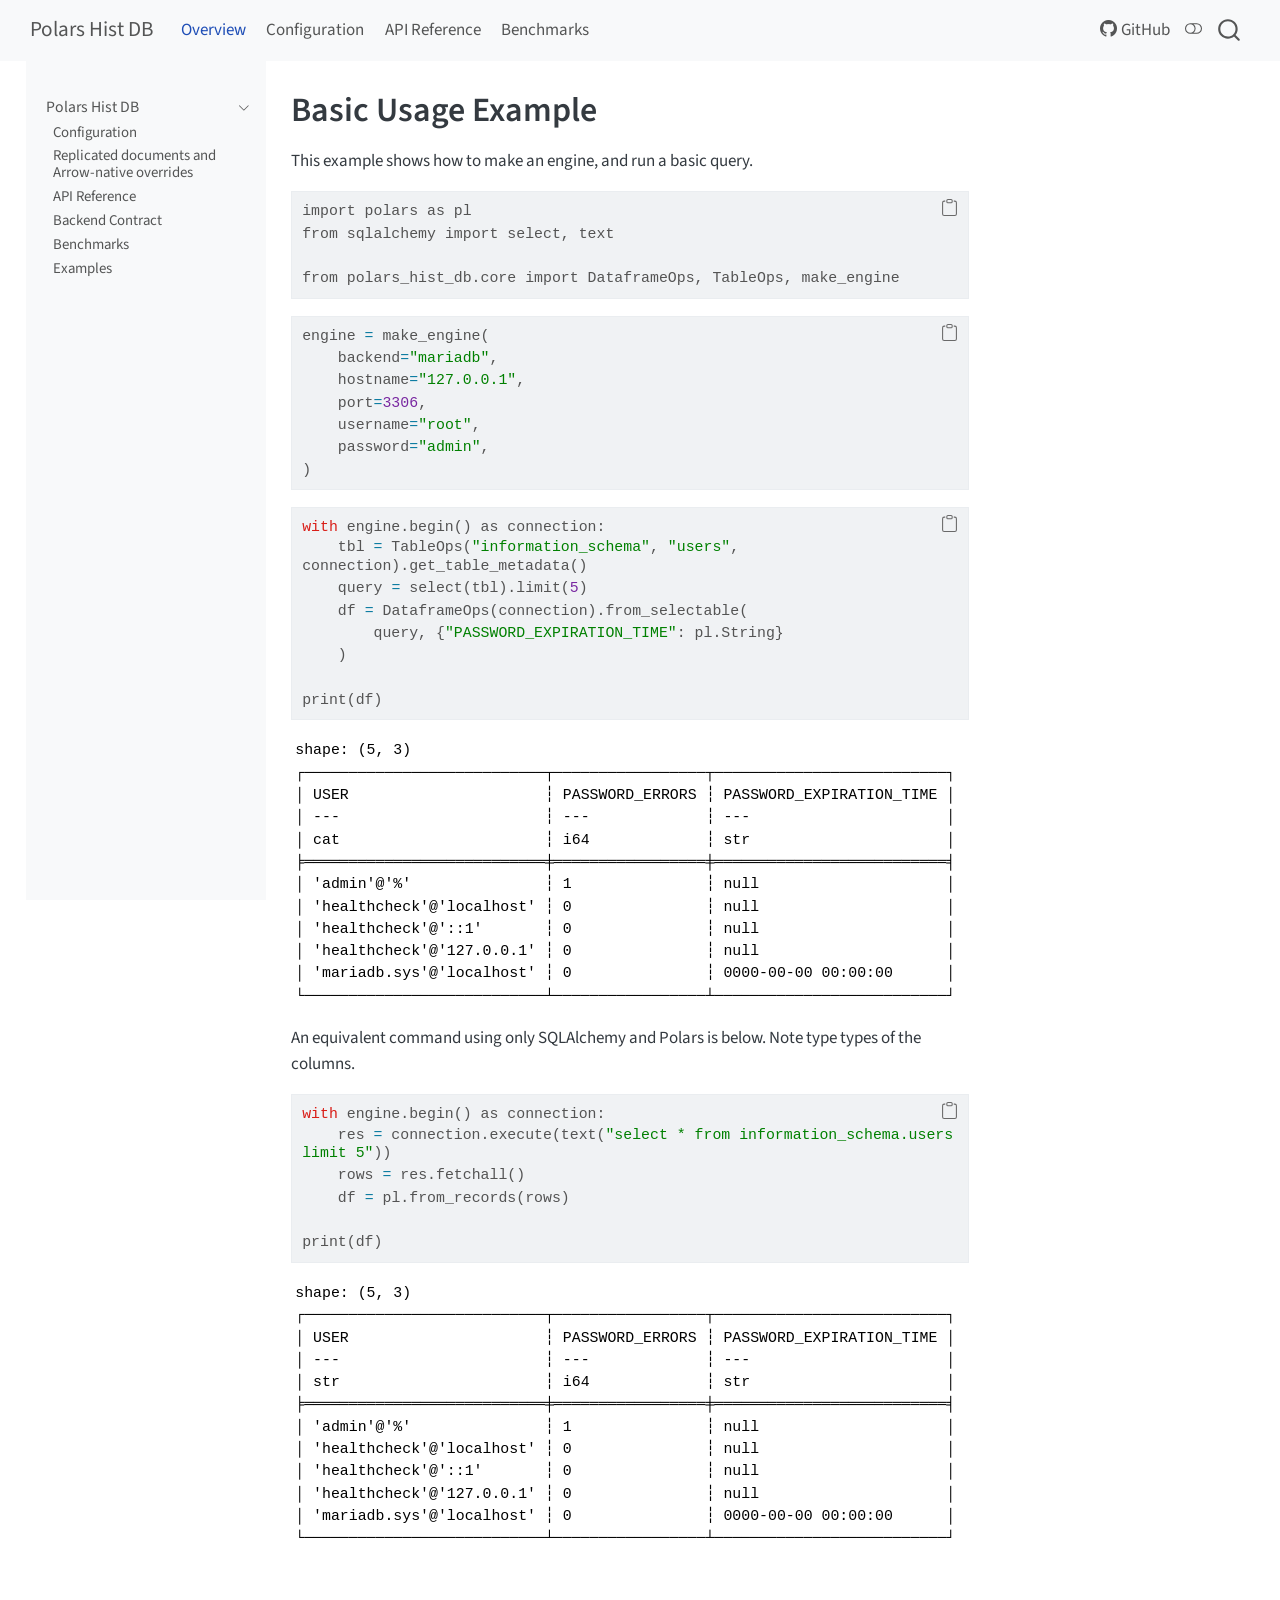
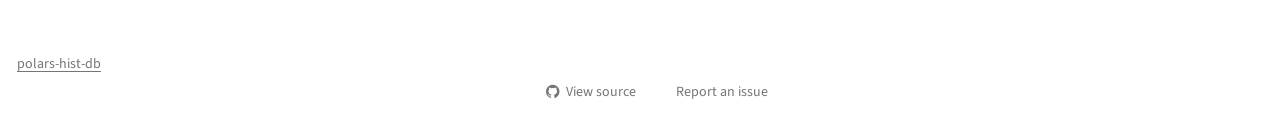
<file: examples/basic_example.html>
<!DOCTYPE html>
<html xmlns="http://www.w3.org/1999/xhtml" lang="en" xml:lang="en"><head>

<meta charset="utf-8">
<meta name="generator" content="quarto-1.10.19">

<meta name="viewport" content="width=device-width, initial-scale=1.0, user-scalable=yes">


<title>Basic Usage Example – Polars Hist DB</title>
<style>
/* Default styles provided by pandoc.
** See https://pandoc.org/MANUAL.html#variables-for-html for config info.
*/
span.smallcaps{font-variant: small-caps;}
div.columns{display: flex; gap: 1.5em;}
div.column{flex: auto;}
@media screen {
div.columns{gap: min(4vw, 1.5em);}
div.column{overflow-x: auto;}
}
div.hanging-indent{margin-left: 1.5em; text-indent: -1.5em;}
ul.task-list{list-style: none;}
ul.task-list li input[type="checkbox"] {
  width: 0.8em;
  margin: 0 0.8em 0.2em -1em; /* quarto-specific, see https://github.com/quarto-dev/quarto-cli/issues/4556 */ 
  vertical-align: middle;
}
/* CSS for syntax highlighting */
html { -webkit-text-size-adjust: 100%; }
pre > code.sourceCode { white-space: pre; position: relative; }
pre > code.sourceCode > span { display: inline-block; line-height: 1.25; }
pre > code.sourceCode > span:empty { height: 1.2em; }
.sourceCode { overflow: visible; }
code.sourceCode > span { color: inherit; text-decoration: inherit; }
div.sourceCode { margin: 1em 0; }
pre.sourceCode { margin: 0; }
@media screen {
div.sourceCode { overflow: auto; }
}
@media print {
pre > code.sourceCode { white-space: pre-wrap; }
pre > code.sourceCode > span { text-indent: -5em; padding-left: 5em; }
}
pre.numberSource code
  { counter-reset: source-line 0; }
pre.numberSource code > span
  { position: relative; left: -4em; counter-increment: source-line; }
pre.numberSource code > span > a:first-child::before
  { content: counter(source-line);
    position: relative; left: -1em; text-align: right; vertical-align: baseline;
    border: none; display: inline-block;
    -webkit-touch-callout: none; -webkit-user-select: none;
    -khtml-user-select: none; -moz-user-select: none;
    -ms-user-select: none; user-select: none;
    padding: 0 4px; width: 4em;
  }
pre.numberSource { margin-left: 3em;  padding-left: 4px; }
div.sourceCode
  {   }
@media screen {
pre > code.sourceCode > span > a:first-child::before { text-decoration: underline; }
}
</style>


<script src="../site_libs/quarto-nav/quarto-nav.js"></script>
<script src="../site_libs/quarto-nav/headroom.min.js"></script>
<script src="../site_libs/clipboard/clipboard.min.js"></script>
<script src="../site_libs/quarto-search/autocomplete.umd.js"></script>
<script src="../site_libs/quarto-search/fuse.min.js"></script>
<script src="../site_libs/quarto-search/quarto-search.js"></script>
<meta name="quarto:offset" content="../">
<script src="../site_libs/quarto-html/quarto.js" type="module"></script>
<script src="../site_libs/quarto-html/tabsets/tabsets.js" type="module"></script>
<script src="../site_libs/quarto-html/popper.min.js"></script>
<script src="../site_libs/quarto-html/tippy.umd.min.js"></script>
<script src="../site_libs/quarto-html/anchor.min.js"></script>
<link href="../site_libs/quarto-html/tippy.css" rel="stylesheet">
<link href="../site_libs/quarto-html/quarto-syntax-highlighting-e21500bb30e7ce080c64316834ee3be8.css" rel="stylesheet" class="quarto-color-scheme" id="quarto-text-highlighting-styles">
<link href="../site_libs/quarto-html/quarto-syntax-highlighting-dark-09606243866072c1aa00d3ff38fff5fe.css" rel="stylesheet" class="quarto-color-scheme quarto-color-alternate" id="quarto-text-highlighting-styles">
<link href="../site_libs/quarto-html/quarto-syntax-highlighting-e21500bb30e7ce080c64316834ee3be8.css" rel="stylesheet" class="quarto-color-scheme-extra" id="quarto-text-highlighting-styles">
<script src="../site_libs/bootstrap/bootstrap.min.js"></script>
<link href="../site_libs/bootstrap/bootstrap-icons.css" rel="stylesheet">
<link href="../site_libs/bootstrap/bootstrap-2e805ecb1856ab5fc7014d7291e3adbc.min.css" rel="stylesheet" append-hash="true" class="quarto-color-scheme" id="quarto-bootstrap" data-mode="light">
<link href="../site_libs/bootstrap/bootstrap-dark-391dd5a90d4adeed8c7569d8f604ab61.min.css" rel="stylesheet" append-hash="true" class="quarto-color-scheme quarto-color-alternate" id="quarto-bootstrap" data-mode="dark">
<link href="../site_libs/bootstrap/bootstrap-2e805ecb1856ab5fc7014d7291e3adbc.min.css" rel="stylesheet" append-hash="true" class="quarto-color-scheme-extra" id="quarto-bootstrap" data-mode="light">
<script id="quarto-search-options" type="application/json">{
  "location": "navbar",
  "copy-button": false,
  "collapse-after": 3,
  "panel-placement": "end",
  "type": "overlay",
  "limit": 50,
  "keyboard-shortcut": [
    "f",
    "/",
    "s"
  ],
  "show-item-context": false,
  "language": {
    "search-no-results-text": "No results",
    "search-matching-documents-text": "matching documents",
    "search-copy-link-title": "Copy link to search",
    "search-hide-matches-text": "Hide additional matches",
    "search-more-match-text": "more match in this document",
    "search-more-matches-text": "more matches in this document",
    "search-clear-button-title": "Clear",
    "search-text-placeholder": "",
    "search-detached-cancel-button-title": "Cancel",
    "search-submit-button-title": "Submit",
    "search-label": "Search"
  }
}</script>


</head>

<body class="nav-sidebar floating nav-fixed quarto-light"><script id="quarto-html-before-body" type="application/javascript">
    const toggleBodyColorMode = (bsSheetEl) => {
      const mode = bsSheetEl.getAttribute("data-mode");
      const bodyEl = window.document.querySelector("body");
      if (mode === "dark") {
        bodyEl.classList.add("quarto-dark");
        bodyEl.classList.remove("quarto-light");
      } else {
        bodyEl.classList.add("quarto-light");
        bodyEl.classList.remove("quarto-dark");
      }
    }
    const toggleBodyColorPrimary = () => {
      const bsSheetEl = window.document.querySelector("link#quarto-bootstrap:not([rel=disabled-stylesheet])");
      if (bsSheetEl) {
        toggleBodyColorMode(bsSheetEl);
      }
    }
    const setColorSchemeToggle = (alternate) => {
      const toggles = window.document.querySelectorAll('.quarto-color-scheme-toggle');
      for (let i=0; i < toggles.length; i++) {
        const toggle = toggles[i];
        if (toggle) {
          if (alternate) {
            toggle.classList.add("alternate");
          } else {
            toggle.classList.remove("alternate");
          }
        }
      }
    };
    const toggleColorMode = (alternate) => {
      // Switch the stylesheets
      const primaryStylesheets = window.document.querySelectorAll('link.quarto-color-scheme:not(.quarto-color-alternate)');
      const alternateStylesheets = window.document.querySelectorAll('link.quarto-color-scheme.quarto-color-alternate');
      manageTransitions('#quarto-margin-sidebar .nav-link', false);
      if (alternate) {
        // note: dark is layered on light, we don't disable primary!
        enableStylesheet(alternateStylesheets);
        for (const sheetNode of alternateStylesheets) {
          if (sheetNode.id === "quarto-bootstrap") {
            toggleBodyColorMode(sheetNode);
          }
        }
      } else {
        disableStylesheet(alternateStylesheets);
        enableStylesheet(primaryStylesheets)
        toggleBodyColorPrimary();
      }
      manageTransitions('#quarto-margin-sidebar .nav-link', true);
      // Switch the toggles
      setColorSchemeToggle(alternate)
      // Hack to workaround the fact that safari doesn't
      // properly recolor the scrollbar when toggling (#1455)
      if (navigator.userAgent.indexOf('Safari') > 0 && navigator.userAgent.indexOf('Chrome') == -1) {
        manageTransitions("body", false);
        window.scrollTo(0, 1);
        setTimeout(() => {
          window.scrollTo(0, 0);
          manageTransitions("body", true);
        }, 40);
      }
    }
    const disableStylesheet = (stylesheets) => {
      for (let i=0; i < stylesheets.length; i++) {
        const stylesheet = stylesheets[i];
        stylesheet.rel = 'disabled-stylesheet';
      }
    }
    const enableStylesheet = (stylesheets) => {
      for (let i=0; i < stylesheets.length; i++) {
        const stylesheet = stylesheets[i];
        if(stylesheet.rel !== 'stylesheet') { // for Chrome, which will still FOUC without this check
          stylesheet.rel = 'stylesheet';
        }
      }
    }
    const manageTransitions = (selector, allowTransitions) => {
      const els = window.document.querySelectorAll(selector);
      for (let i=0; i < els.length; i++) {
        const el = els[i];
        if (allowTransitions) {
          el.classList.remove('notransition');
        } else {
          el.classList.add('notransition');
        }
      }
    }
    const isFileUrl = () => {
      return window.location.protocol === 'file:';
    }
    const hasAlternateSentinel = () => {
      let styleSentinel = getColorSchemeSentinel();
      if (styleSentinel !== null) {
        return styleSentinel === "alternate";
      } else {
        return false;
      }
    }
    const setStyleSentinel = (alternate) => {
      const value = alternate ? "alternate" : "default";
      if (!isFileUrl()) {
        window.localStorage.setItem("quarto-color-scheme", value);
      } else {
        localAlternateSentinel = value;
      }
    }
    const getColorSchemeSentinel = () => {
      if (!isFileUrl()) {
        const storageValue = window.localStorage.getItem("quarto-color-scheme");
        return storageValue != null ? storageValue : localAlternateSentinel;
      } else {
        return localAlternateSentinel;
      }
    }
    const toggleGiscusIfUsed = (isAlternate, darkModeDefault) => {
      const baseTheme = document.querySelector('#giscus-base-theme')?.value ?? 'light';
      const alternateTheme = document.querySelector('#giscus-alt-theme')?.value ?? 'dark';
      let newTheme = '';
      if(authorPrefersDark) {
        newTheme = isAlternate ? baseTheme : alternateTheme;
      } else {
        newTheme = isAlternate ? alternateTheme : baseTheme;
      }
      const changeGiscusTheme = () => {
        // From: https://github.com/giscus/giscus/issues/336
        const sendMessage = (message) => {
          const iframe = document.querySelector('iframe.giscus-frame');
          if (!iframe) return;
          iframe.contentWindow.postMessage({ giscus: message }, 'https://giscus.app');
        }
        sendMessage({
          setConfig: {
            theme: newTheme
          }
        });
      }
      const isGiscussLoaded = window.document.querySelector('iframe.giscus-frame') !== null;
      if (isGiscussLoaded) {
        changeGiscusTheme();
      }
    };
    const authorPrefersDark = false;
    const darkModeDefault = authorPrefersDark;
      document.querySelector('link#quarto-text-highlighting-styles.quarto-color-scheme-extra').rel = 'disabled-stylesheet';
      document.querySelector('link#quarto-bootstrap.quarto-color-scheme-extra').rel = 'disabled-stylesheet';
    let localAlternateSentinel = darkModeDefault ? 'alternate' : 'default';
    // Dark / light mode switch
    window.quartoToggleColorScheme = () => {
      // Read the current dark / light value
      let toAlternate = !hasAlternateSentinel();
      toggleColorMode(toAlternate);
      setStyleSentinel(toAlternate);
      toggleGiscusIfUsed(toAlternate, darkModeDefault);
      window.dispatchEvent(new Event('resize'));
    };
    // Switch to dark mode if need be
    if (hasAlternateSentinel()) {
      toggleColorMode(true);
    } else {
      toggleColorMode(false);
    }
  </script>

<div id="quarto-search-results"></div>
  <header id="quarto-header" class="headroom fixed-top">
    <nav class="navbar navbar-expand-lg " data-bs-theme="dark">
      <div class="navbar-container container-fluid">
      <div class="navbar-brand-container mx-auto">
    <a class="navbar-brand" href="../index.html">
    <span class="navbar-title">Polars Hist DB</span>
    </a>
  </div>
            <div id="quarto-search" class="" title="Search"></div>
          <button class="navbar-toggler" type="button" data-bs-toggle="collapse" data-bs-target="#navbarCollapse" aria-controls="navbarCollapse" role="menu" aria-expanded="false" aria-label="Toggle navigation" onclick="if (window.quartoToggleHeadroom) { window.quartoToggleHeadroom(); }">
  <span class="navbar-toggler-icon"></span>
</button>
          <div class="collapse navbar-collapse" id="navbarCollapse">
            <ul class="navbar-nav navbar-nav-scroll me-auto">
  <li class="nav-item">
    <a class="nav-link active" href="../index.html" aria-current="page"> 
<span class="menu-text">Overview</span></a>
  </li>  
  <li class="nav-item">
    <a class="nav-link" href="../configuration.html"> 
<span class="menu-text">Configuration</span></a>
  </li>  
  <li class="nav-item">
    <a class="nav-link" href="../api.html"> 
<span class="menu-text">API Reference</span></a>
  </li>  
  <li class="nav-item">
    <a class="nav-link" href="../benchmarks.html"> 
<span class="menu-text">Benchmarks</span></a>
  </li>  
</ul>
            <ul class="navbar-nav navbar-nav-scroll ms-auto">
  <li class="nav-item">
    <a class="nav-link" href="https://github.com/jr200-labs/polars-hist-db"> <i class="bi bi-github" role="img">
</i> 
<span class="menu-text">GitHub</span></a>
  </li>  
</ul>
          </div> <!-- /navcollapse -->
            <div class="quarto-navbar-tools">
  <a href="" class="quarto-color-scheme-toggle quarto-navigation-tool  px-1" onclick="window.quartoToggleColorScheme(); return false;" title="Toggle dark mode"><i class="bi"></i></a>
</div>
      </div> <!-- /container-fluid -->
    </nav>
  <nav class="quarto-secondary-nav">
    <div class="container-fluid d-flex">
      <button type="button" class="quarto-btn-toggle btn" data-bs-toggle="collapse" role="button" data-bs-target=".quarto-sidebar-collapse-item" aria-controls="quarto-sidebar" aria-expanded="false" aria-label="Toggle sidebar navigation" onclick="if (window.quartoToggleHeadroom) { window.quartoToggleHeadroom(); }">
        <i class="bi bi-layout-text-sidebar-reverse"></i>
      </button>
        <nav class="quarto-page-breadcrumbs" aria-label="breadcrumb"><ol class="breadcrumb"><li class="breadcrumb-item">Basic Usage Example</li></ol></nav>
        <a class="flex-grow-1" role="navigation" data-bs-toggle="collapse" data-bs-target=".quarto-sidebar-collapse-item" aria-controls="quarto-sidebar" aria-expanded="false" aria-label="Toggle sidebar navigation" onclick="if (window.quartoToggleHeadroom) { window.quartoToggleHeadroom(); }">      
        </a>
    </div>
  </nav>
</header>
<!-- content -->
<div id="quarto-content" class="quarto-container page-columns page-rows-contents page-layout-article page-navbar">
<!-- sidebar -->
  <nav id="quarto-sidebar" class="sidebar collapse collapse-horizontal quarto-sidebar-collapse-item sidebar-navigation floating overflow-auto">
    <div class="sidebar-menu-container"> 
    <ul class="list-unstyled mt-1">
        <li class="sidebar-item sidebar-item-section">
      <div class="sidebar-item-container"> 
            <a href="../index.html" class="sidebar-item-text sidebar-link">
 <span class="menu-text">Polars Hist DB</span></a>
          <a class="sidebar-item-toggle text-start" data-bs-toggle="collapse" data-bs-target="#quarto-sidebar-section-1" role="navigation" aria-expanded="true" aria-label="Toggle section">
            <i class="bi bi-chevron-right ms-2"></i>
          </a> 
      </div>
      <ul id="quarto-sidebar-section-1" class="collapse list-unstyled sidebar-section depth1 show">  
          <li class="sidebar-item">
  <div class="sidebar-item-container"> 
  <a href="../configuration.html" class="sidebar-item-text sidebar-link">
 <span class="menu-text">Configuration</span></a>
  </div>
</li>
          <li class="sidebar-item">
  <div class="sidebar-item-container"> 
  <a href="../replicated-overrides.html" class="sidebar-item-text sidebar-link">
 <span class="menu-text">Replicated documents and Arrow-native overrides</span></a>
  </div>
</li>
          <li class="sidebar-item">
  <div class="sidebar-item-container"> 
  <a href="../api.html" class="sidebar-item-text sidebar-link">
 <span class="menu-text">API Reference</span></a>
  </div>
</li>
          <li class="sidebar-item">
  <div class="sidebar-item-container"> 
  <a href="../backend-contract.html" class="sidebar-item-text sidebar-link">
 <span class="menu-text">Backend Contract</span></a>
  </div>
</li>
          <li class="sidebar-item">
  <div class="sidebar-item-container"> 
  <a href="../benchmarks.html" class="sidebar-item-text sidebar-link">
 <span class="menu-text">Benchmarks</span></a>
  </div>
</li>
          <li class="sidebar-item">
  <div class="sidebar-item-container"> 
  <a href="../examples.html" class="sidebar-item-text sidebar-link">
 <span class="menu-text">Examples</span></a>
  </div>
</li>
      </ul>
  </li>
    </ul>
    </div>
</nav>
<div id="quarto-sidebar-glass" class="quarto-sidebar-collapse-item" data-bs-toggle="collapse" data-bs-target=".quarto-sidebar-collapse-item"></div>
<!-- margin-sidebar -->
    <div id="quarto-margin-sidebar" class="sidebar margin-sidebar zindex-bottom">
        
    </div>
<!-- main -->
<main class="content" id="quarto-document-content">


<header id="title-block-header" class="quarto-title-block default">
<div class="quarto-title">
<h1 class="title">Basic Usage Example</h1>
</div>



<div class="quarto-title-meta">

    
  
    
  </div>
  


</header>


<p>This example shows how to make an engine, and run a basic query.</p>
<div id="cell-2" class="cell" data-execution_count="1">
<div class="code-copy-outer-scaffold"><div class="sourceCode cell-code" id="cb1"><pre class="sourceCode python code-with-copy"><code class="sourceCode python"><span id="cb1-1"><a href="#cb1-1" aria-hidden="true" tabindex="-1"></a><span class="im">import</span> polars <span class="im">as</span> pl</span>
<span id="cb1-2"><a href="#cb1-2" aria-hidden="true" tabindex="-1"></a><span class="im">from</span> sqlalchemy <span class="im">import</span> select, text</span>
<span id="cb1-3"><a href="#cb1-3" aria-hidden="true" tabindex="-1"></a></span>
<span id="cb1-4"><a href="#cb1-4" aria-hidden="true" tabindex="-1"></a><span class="im">from</span> polars_hist_db.core <span class="im">import</span> DataframeOps, TableOps, make_engine</span></code></pre></div><button title="Copy to Clipboard" class="code-copy-button"><i class="bi"></i></button></div>
</div>
<div id="cell-3" class="cell" data-execution_count="2">
<div class="code-copy-outer-scaffold"><div class="sourceCode cell-code" id="cb2"><pre class="sourceCode python code-with-copy"><code class="sourceCode python"><span id="cb2-1"><a href="#cb2-1" aria-hidden="true" tabindex="-1"></a>engine <span class="op">=</span> make_engine(</span>
<span id="cb2-2"><a href="#cb2-2" aria-hidden="true" tabindex="-1"></a>    backend<span class="op">=</span><span class="st">"mariadb"</span>,</span>
<span id="cb2-3"><a href="#cb2-3" aria-hidden="true" tabindex="-1"></a>    hostname<span class="op">=</span><span class="st">"127.0.0.1"</span>,</span>
<span id="cb2-4"><a href="#cb2-4" aria-hidden="true" tabindex="-1"></a>    port<span class="op">=</span><span class="dv">3306</span>,</span>
<span id="cb2-5"><a href="#cb2-5" aria-hidden="true" tabindex="-1"></a>    username<span class="op">=</span><span class="st">"root"</span>,</span>
<span id="cb2-6"><a href="#cb2-6" aria-hidden="true" tabindex="-1"></a>    password<span class="op">=</span><span class="st">"admin"</span>,</span>
<span id="cb2-7"><a href="#cb2-7" aria-hidden="true" tabindex="-1"></a>)</span></code></pre></div><button title="Copy to Clipboard" class="code-copy-button"><i class="bi"></i></button></div>
</div>
<div id="cell-4" class="cell" data-execution_count="3">
<div class="code-copy-outer-scaffold"><div class="sourceCode cell-code" id="cb3"><pre class="sourceCode python code-with-copy"><code class="sourceCode python"><span id="cb3-1"><a href="#cb3-1" aria-hidden="true" tabindex="-1"></a><span class="cf">with</span> engine.begin() <span class="im">as</span> connection:</span>
<span id="cb3-2"><a href="#cb3-2" aria-hidden="true" tabindex="-1"></a>    tbl <span class="op">=</span> TableOps(<span class="st">"information_schema"</span>, <span class="st">"users"</span>, connection).get_table_metadata()</span>
<span id="cb3-3"><a href="#cb3-3" aria-hidden="true" tabindex="-1"></a>    query <span class="op">=</span> select(tbl).limit(<span class="dv">5</span>)</span>
<span id="cb3-4"><a href="#cb3-4" aria-hidden="true" tabindex="-1"></a>    df <span class="op">=</span> DataframeOps(connection).from_selectable(</span>
<span id="cb3-5"><a href="#cb3-5" aria-hidden="true" tabindex="-1"></a>        query, {<span class="st">"PASSWORD_EXPIRATION_TIME"</span>: pl.String}</span>
<span id="cb3-6"><a href="#cb3-6" aria-hidden="true" tabindex="-1"></a>    )</span>
<span id="cb3-7"><a href="#cb3-7" aria-hidden="true" tabindex="-1"></a></span>
<span id="cb3-8"><a href="#cb3-8" aria-hidden="true" tabindex="-1"></a><span class="bu">print</span>(df)</span></code></pre></div><button title="Copy to Clipboard" class="code-copy-button"><i class="bi"></i></button></div>
<div class="cell-output cell-output-stdout">
<pre><code>shape: (5, 3)
┌───────────────────────────┬─────────────────┬──────────────────────────┐
│ USER                      ┆ PASSWORD_ERRORS ┆ PASSWORD_EXPIRATION_TIME │
│ ---                       ┆ ---             ┆ ---                      │
│ cat                       ┆ i64             ┆ str                      │
╞═══════════════════════════╪═════════════════╪══════════════════════════╡
│ 'admin'@'%'               ┆ 1               ┆ null                     │
│ 'healthcheck'@'localhost' ┆ 0               ┆ null                     │
│ 'healthcheck'@'::1'       ┆ 0               ┆ null                     │
│ 'healthcheck'@'127.0.0.1' ┆ 0               ┆ null                     │
│ 'mariadb.sys'@'localhost' ┆ 0               ┆ 0000-00-00 00:00:00      │
└───────────────────────────┴─────────────────┴──────────────────────────┘</code></pre>
</div>
</div>
<p>An equivalent command using only SQLAlchemy and Polars is below. Note type types of the columns.</p>
<div id="cell-6" class="cell" data-execution_count="4">
<div class="code-copy-outer-scaffold"><div class="sourceCode cell-code" id="cb5"><pre class="sourceCode python code-with-copy"><code class="sourceCode python"><span id="cb5-1"><a href="#cb5-1" aria-hidden="true" tabindex="-1"></a><span class="cf">with</span> engine.begin() <span class="im">as</span> connection:</span>
<span id="cb5-2"><a href="#cb5-2" aria-hidden="true" tabindex="-1"></a>    res <span class="op">=</span> connection.execute(text(<span class="st">"select * from information_schema.users limit 5"</span>))</span>
<span id="cb5-3"><a href="#cb5-3" aria-hidden="true" tabindex="-1"></a>    rows <span class="op">=</span> res.fetchall()</span>
<span id="cb5-4"><a href="#cb5-4" aria-hidden="true" tabindex="-1"></a>    df <span class="op">=</span> pl.from_records(rows)</span>
<span id="cb5-5"><a href="#cb5-5" aria-hidden="true" tabindex="-1"></a></span>
<span id="cb5-6"><a href="#cb5-6" aria-hidden="true" tabindex="-1"></a><span class="bu">print</span>(df)</span></code></pre></div><button title="Copy to Clipboard" class="code-copy-button"><i class="bi"></i></button></div>
<div class="cell-output cell-output-stdout">
<pre><code>shape: (5, 3)
┌───────────────────────────┬─────────────────┬──────────────────────────┐
│ USER                      ┆ PASSWORD_ERRORS ┆ PASSWORD_EXPIRATION_TIME │
│ ---                       ┆ ---             ┆ ---                      │
│ str                       ┆ i64             ┆ str                      │
╞═══════════════════════════╪═════════════════╪══════════════════════════╡
│ 'admin'@'%'               ┆ 1               ┆ null                     │
│ 'healthcheck'@'localhost' ┆ 0               ┆ null                     │
│ 'healthcheck'@'::1'       ┆ 0               ┆ null                     │
│ 'healthcheck'@'127.0.0.1' ┆ 0               ┆ null                     │
│ 'mariadb.sys'@'localhost' ┆ 0               ┆ 0000-00-00 00:00:00      │
└───────────────────────────┴─────────────────┴──────────────────────────┘</code></pre>
</div>
</div>



</main> <!-- /main -->
<script id="quarto-html-after-body" type="application/javascript">
  window.document.addEventListener("DOMContentLoaded", function (event) {
    // Ensure there is a toggle, if there isn't float one in the top right
    if (window.document.querySelector('.quarto-color-scheme-toggle') === null) {
      const a = window.document.createElement('a');
      a.classList.add('top-right');
      a.classList.add('quarto-color-scheme-toggle');
      a.href = "";
      a.onclick = function() { try { window.quartoToggleColorScheme(); } catch {} return false; };
      const i = window.document.createElement("i");
      i.classList.add('bi');
      a.appendChild(i);
      window.document.body.appendChild(a);
    }
    setColorSchemeToggle(hasAlternateSentinel())
    const icon = "";
    const anchorJS = new window.AnchorJS();
    anchorJS.options = {
      placement: 'right',
      icon: icon
    };
    anchorJS.add('.anchored');
    const isCodeAnnotation = (el) => {
      for (const clz of el.classList) {
        if (clz.startsWith('code-annotation-')) {                     
          return true;
        }
      }
      return false;
    }
    const onCopySuccess = function(e) {
      // button target
      const button = e.trigger;
      // don't keep focus
      button.blur();
      // flash "checked"
      button.classList.add('code-copy-button-checked');
      var currentTitle = button.getAttribute("title");
      button.setAttribute("title", "Copied!");
      let tooltip;
      if (window.bootstrap) {
        button.setAttribute("data-bs-toggle", "tooltip");
        button.setAttribute("data-bs-placement", "left");
        button.setAttribute("data-bs-title", "Copied!");
        tooltip = new bootstrap.Tooltip(button, 
          { trigger: "manual", 
            customClass: "code-copy-button-tooltip",
            offset: [0, -8]});
        tooltip.show();    
      }
      setTimeout(function() {
        if (tooltip) {
          tooltip.hide();
          button.removeAttribute("data-bs-title");
          button.removeAttribute("data-bs-toggle");
          button.removeAttribute("data-bs-placement");
        }
        button.setAttribute("title", currentTitle);
        button.classList.remove('code-copy-button-checked');
      }, 1000);
      // clear code selection
      e.clearSelection();
    }
    const getTextToCopy = function(trigger) {
      const outerScaffold = trigger.parentElement.cloneNode(true);
      const codeEl = outerScaffold.querySelector('code');
      for (const childEl of codeEl.children) {
        if (isCodeAnnotation(childEl)) {
          childEl.remove();
        }
      }
      return codeEl.innerText;
    }
    const clipboard = new window.ClipboardJS('.code-copy-button:not([data-in-quarto-modal])', {
      text: getTextToCopy
    });
    clipboard.on('success', onCopySuccess);
    if (window.document.getElementById('quarto-embedded-source-code-modal')) {
      const clipboardModal = new window.ClipboardJS('.code-copy-button[data-in-quarto-modal]', {
        text: getTextToCopy,
        container: window.document.getElementById('quarto-embedded-source-code-modal')
      });
      clipboardModal.on('success', onCopySuccess);
    }
      var localhostRegex = new RegExp(/^(?:http|https):\/\/localhost\:?[0-9]*\//);
      var mailtoRegex = new RegExp(/^mailto:/);
        var filterRegex = new RegExp('/' + window.location.host + '/');
      var isInternal = (href) => {
          return filterRegex.test(href) || localhostRegex.test(href) || mailtoRegex.test(href);
      }
      // Inspect non-navigation links and adorn them if external
     var links = window.document.querySelectorAll('a[href]:not(.nav-link):not(.navbar-brand):not(.toc-action):not(.sidebar-link):not(.sidebar-item-toggle):not(.pagination-link):not(.no-external):not([aria-hidden]):not(.dropdown-item):not(.quarto-navigation-tool):not(.about-link)');
      for (var i=0; i<links.length; i++) {
        const link = links[i];
        if (!isInternal(link.href)) {
          // undo the damage that might have been done by quarto-nav.js in the case of
          // links that we want to consider external
          if (link.dataset.originalHref !== undefined) {
            link.href = link.dataset.originalHref;
          }
            // target, if specified
            link.setAttribute("target", "_blank");
            if (link.getAttribute("rel") === null) {
              link.setAttribute("rel", "noopener");
            }
        }
      }
    function tippyHover(el, contentFn, onTriggerFn, onUntriggerFn) {
      const config = {
        allowHTML: true,
        maxWidth: 500,
        delay: 100,
        arrow: false,
        appendTo: function(el) {
            return el.parentElement;
        },
        interactive: true,
        interactiveBorder: 10,
        theme: 'quarto',
        placement: 'bottom-start',
      };
      if (contentFn) {
        config.content = contentFn;
      }
      if (onTriggerFn) {
        config.onTrigger = onTriggerFn;
      }
      if (onUntriggerFn) {
        config.onUntrigger = onUntriggerFn;
      }
      window.tippy(el, config); 
    }
    const noterefs = window.document.querySelectorAll('a[role="doc-noteref"]');
    for (var i=0; i<noterefs.length; i++) {
      const ref = noterefs[i];
      tippyHover(ref, function() {
        // use id or data attribute instead here
        let href = ref.getAttribute('data-footnote-href') || ref.getAttribute('href');
        try { href = new URL(href).hash; } catch {}
        const id = href.replace(/^#\/?/, "");
        const note = window.document.getElementById(id);
        if (note) {
          return note.innerHTML;
        } else {
          return "";
        }
      });
    }
    const xrefs = window.document.querySelectorAll('a.quarto-xref');
    const processXRef = (id, note) => {
      // Strip column container classes
      const stripColumnClz = (el) => {
        el.classList.remove("page-full", "page-columns");
        if (el.children) {
          for (const child of el.children) {
            stripColumnClz(child);
          }
        }
      }
      stripColumnClz(note)
      if (id === null || id.startsWith('sec-')) {
        // Special case sections, only their first couple elements
        const container = document.createElement("div");
        if (note.children && note.children.length > 2) {
          container.appendChild(note.children[0].cloneNode(true));
          for (let i = 1; i < note.children.length; i++) {
            const child = note.children[i];
            if (child.tagName === "P" && child.innerText === "") {
              continue;
            } else {
              container.appendChild(child.cloneNode(true));
              break;
            }
          }
          if (window.Quarto?.typesetMath) {
            window.Quarto.typesetMath(container);
          }
          return container.innerHTML
        } else {
          if (window.Quarto?.typesetMath) {
            window.Quarto.typesetMath(note);
          }
          return note.innerHTML;
        }
      } else {
        // Remove any anchor links if they are present
        const anchorLink = note.querySelector('a.anchorjs-link');
        if (anchorLink) {
          anchorLink.remove();
        }
        if (window.Quarto?.typesetMath) {
          window.Quarto.typesetMath(note);
        }
        if (note.classList.contains("callout")) {
          return note.outerHTML;
        } else {
          return note.innerHTML;
        }
      }
    }
    for (var i=0; i<xrefs.length; i++) {
      const xref = xrefs[i];
      tippyHover(xref, undefined, function(instance) {
        instance.disable();
        let url = xref.getAttribute('href');
        let hash = undefined; 
        if (url.startsWith('#')) {
          hash = url;
        } else {
          try { hash = new URL(url).hash; } catch {}
        }
        if (hash) {
          const id = hash.replace(/^#\/?/, "");
          const note = window.document.getElementById(id);
          if (note !== null) {
            try {
              const html = processXRef(id, note.cloneNode(true));
              instance.setContent(html);
            } finally {
              instance.enable();
              instance.show();
            }
          } else {
            // See if we can fetch this
            fetch(url.split('#')[0])
            .then(res => res.text())
            .then(html => {
              const parser = new DOMParser();
              const htmlDoc = parser.parseFromString(html, "text/html");
              const note = htmlDoc.getElementById(id);
              if (note !== null) {
                const html = processXRef(id, note);
                instance.setContent(html);
              } 
            }).finally(() => {
              instance.enable();
              instance.show();
            });
          }
        } else {
          // See if we can fetch a full url (with no hash to target)
          // This is a special case and we should probably do some content thinning / targeting
          fetch(url)
          .then(res => res.text())
          .then(html => {
            const parser = new DOMParser();
            const htmlDoc = parser.parseFromString(html, "text/html");
            const note = htmlDoc.querySelector('main.content');
            if (note !== null) {
              // This should only happen for chapter cross references
              // (since there is no id in the URL)
              // remove the first header
              if (note.children.length > 0 && note.children[0].tagName === "HEADER") {
                note.children[0].remove();
              }
              const html = processXRef(null, note);
              instance.setContent(html);
            } 
          }).finally(() => {
            instance.enable();
            instance.show();
          });
        }
      }, function(instance) {
      });
    }
        let selectedAnnoteEl;
        const selectorForAnnotation = ( cell, annotation) => {
          let cellAttr = 'data-code-cell="' + cell + '"';
          let lineAttr = 'data-code-annotation="' +  annotation + '"';
          const selector = 'span[' + cellAttr + '][' + lineAttr + ']';
          return selector;
        }
        const selectCodeLines = (annoteEl) => {
          const doc = window.document;
          const targetCell = annoteEl.getAttribute("data-target-cell");
          const targetAnnotation = annoteEl.getAttribute("data-target-annotation");
          const annoteSpan = window.document.querySelector(selectorForAnnotation(targetCell, targetAnnotation));
          const lines = annoteSpan.getAttribute("data-code-lines").split(",");
          const lineIds = lines.map((line) => {
            return targetCell + "-" + line;
          })
          let top = null;
          let height = null;
          let parent = null;
          if (lineIds.length > 0) {
              //compute the position of the single el (top and bottom and make a div)
              const el = window.document.getElementById(lineIds[0]);
              top = el.offsetTop;
              height = el.offsetHeight;
              parent = el.parentElement.parentElement;
            if (lineIds.length > 1) {
              const lastEl = window.document.getElementById(lineIds[lineIds.length - 1]);
              const bottom = lastEl.offsetTop + lastEl.offsetHeight;
              height = bottom - top;
            }
            if (top !== null && height !== null && parent !== null) {
              // cook up a div (if necessary) and position it 
              let div = window.document.getElementById("code-annotation-line-highlight");
              if (div === null) {
                div = window.document.createElement("div");
                div.setAttribute("id", "code-annotation-line-highlight");
                div.style.position = 'absolute';
                parent.appendChild(div);
              }
              div.style.top = top - 2 + "px";
              div.style.height = height + 4 + "px";
              div.style.left = 0;
              let gutterDiv = window.document.getElementById("code-annotation-line-highlight-gutter");
              if (gutterDiv === null) {
                gutterDiv = window.document.createElement("div");
                gutterDiv.setAttribute("id", "code-annotation-line-highlight-gutter");
                gutterDiv.style.position = 'absolute';
                const codeCell = window.document.getElementById(targetCell);
                const gutter = codeCell.querySelector('.code-annotation-gutter');
                gutter.appendChild(gutterDiv);
              }
              gutterDiv.style.top = top - 2 + "px";
              gutterDiv.style.height = height + 4 + "px";
            }
            selectedAnnoteEl = annoteEl;
          }
        };
        const unselectCodeLines = () => {
          const elementsIds = ["code-annotation-line-highlight", "code-annotation-line-highlight-gutter"];
          elementsIds.forEach((elId) => {
            const div = window.document.getElementById(elId);
            if (div) {
              div.remove();
            }
          });
          selectedAnnoteEl = undefined;
        };
          // Handle positioning of the toggle
      window.addEventListener(
        "resize",
        throttle(() => {
          elRect = undefined;
          if (selectedAnnoteEl) {
            selectCodeLines(selectedAnnoteEl);
          }
        }, 10)
      );
      function throttle(fn, ms) {
      let throttle = false;
      let timer;
        return (...args) => {
          if(!throttle) { // first call gets through
              fn.apply(this, args);
              throttle = true;
          } else { // all the others get throttled
              if(timer) clearTimeout(timer); // cancel #2
              timer = setTimeout(() => {
                fn.apply(this, args);
                timer = throttle = false;
              }, ms);
          }
        };
      }
        // Attach click handler to the DT
        const annoteDls = window.document.querySelectorAll('dt[data-target-cell]');
        for (const annoteDlNode of annoteDls) {
          annoteDlNode.addEventListener('click', (event) => {
            const clickedEl = event.target;
            if (clickedEl !== selectedAnnoteEl) {
              unselectCodeLines();
              const activeEl = window.document.querySelector('dt[data-target-cell].code-annotation-active');
              if (activeEl) {
                activeEl.classList.remove('code-annotation-active');
              }
              selectCodeLines(clickedEl);
              clickedEl.classList.add('code-annotation-active');
            } else {
              // Unselect the line
              unselectCodeLines();
              clickedEl.classList.remove('code-annotation-active');
            }
          });
        }
    const findCites = (el) => {
      const parentEl = el.parentElement;
      if (parentEl) {
        const cites = parentEl.dataset.cites;
        if (cites) {
          return {
            el,
            cites: cites.split(' ')
          };
        } else {
          return findCites(el.parentElement)
        }
      } else {
        return undefined;
      }
    };
    var bibliorefs = window.document.querySelectorAll('a[role="doc-biblioref"]');
    for (var i=0; i<bibliorefs.length; i++) {
      const ref = bibliorefs[i];
      const citeInfo = findCites(ref);
      if (citeInfo) {
        tippyHover(citeInfo.el, function() {
          var popup = window.document.createElement('div');
          citeInfo.cites.forEach(function(cite) {
            var citeDiv = window.document.createElement('div');
            citeDiv.classList.add('hanging-indent');
            citeDiv.classList.add('csl-entry');
            var biblioDiv = window.document.getElementById('ref-' + cite);
            if (biblioDiv) {
              citeDiv.innerHTML = biblioDiv.innerHTML;
            }
            popup.appendChild(citeDiv);
          });
          return popup.innerHTML;
        });
      }
    }
  });
  </script>
</div> <!-- /content -->
<footer class="footer">
  <div class="nav-footer">
    <div class="nav-footer-left">
<p><a href="https://github.com/jr200-labs/polars-hist-db">polars-hist-db</a></p>
</div>   
    <div class="nav-footer-center">
      &nbsp;
    <div class="toc-actions"><ul><li><a href="https://github.com/jr200-labs/polars-hist-db/blob/main/examples/basic_example.ipynb" class="toc-action"><i class="bi bi-github"></i>View source</a></li><li><a href="https://github.com/jr200-labs/polars-hist-db/issues/new" class="toc-action"><i class="bi empty"></i>Report an issue</a></li></ul></div></div>
    <div class="nav-footer-right">
      &nbsp;
    </div>
  </div>
</footer>




</body></html>
</file>
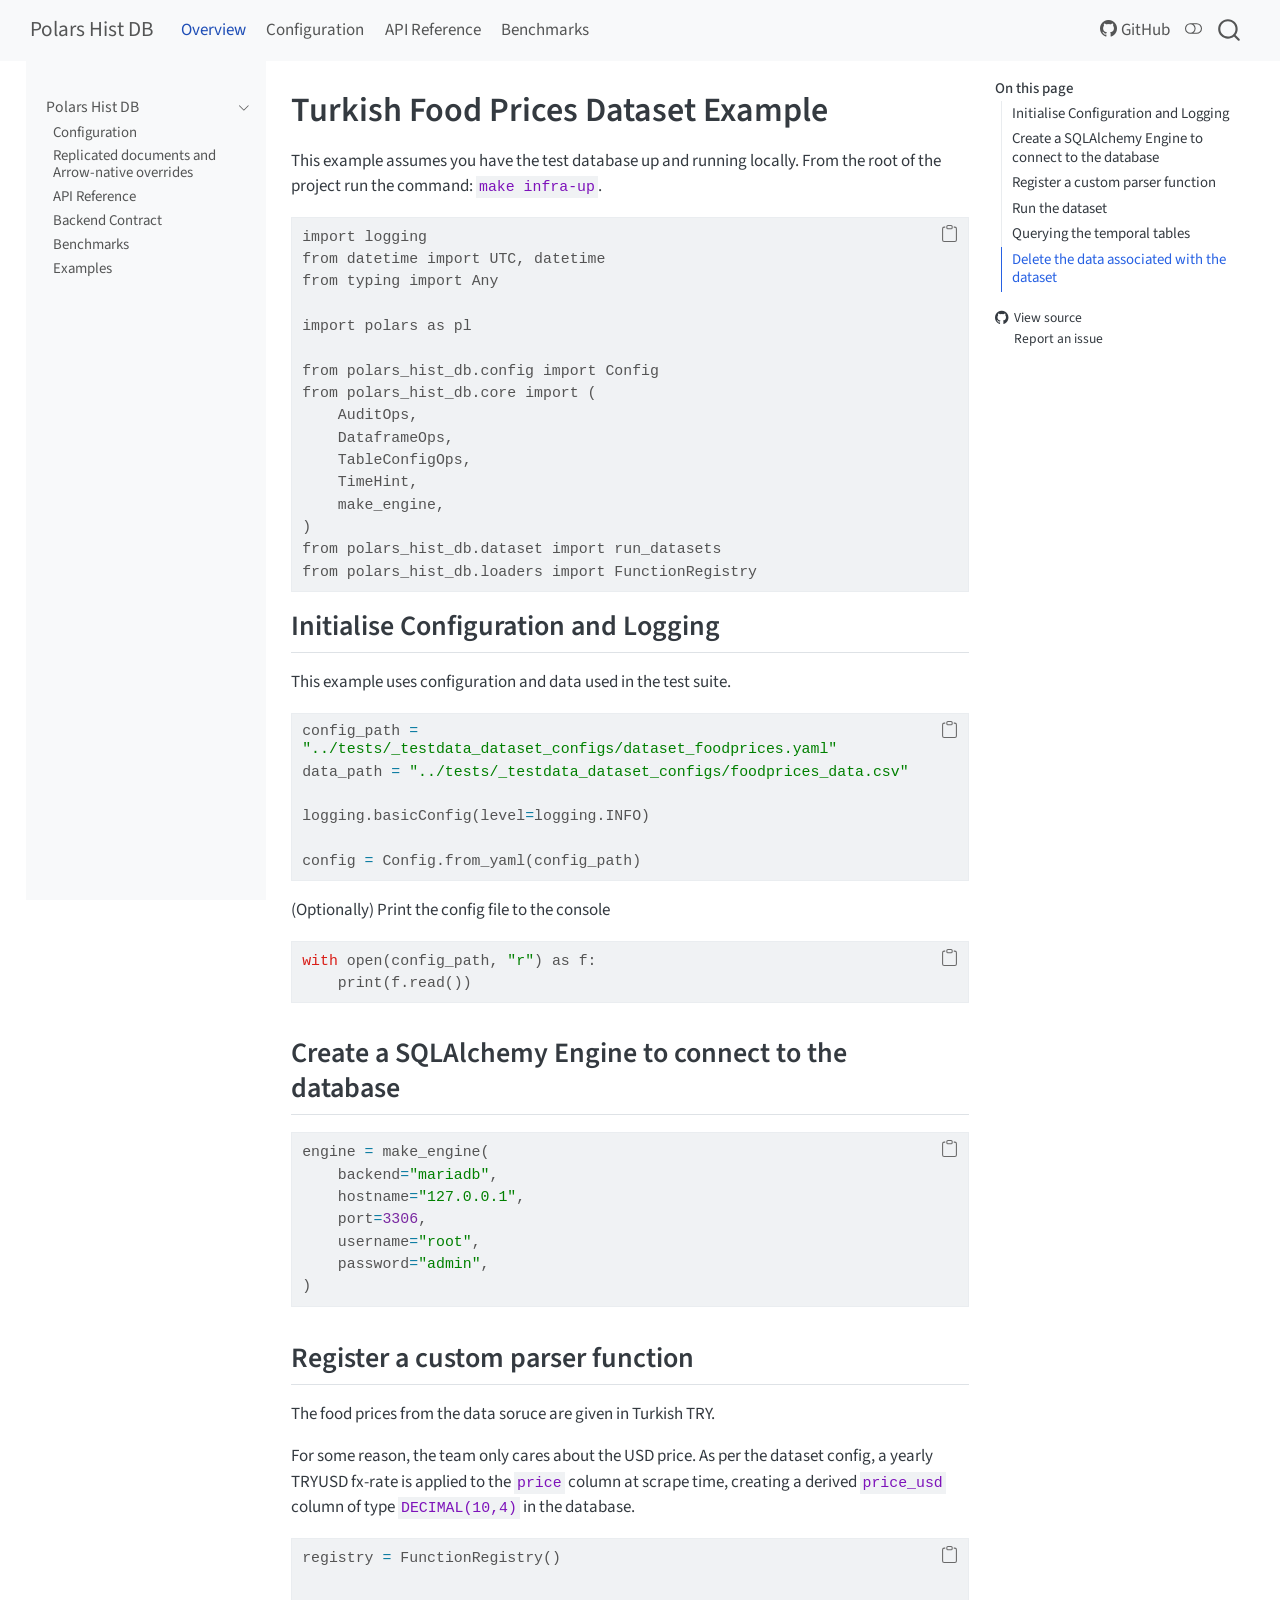
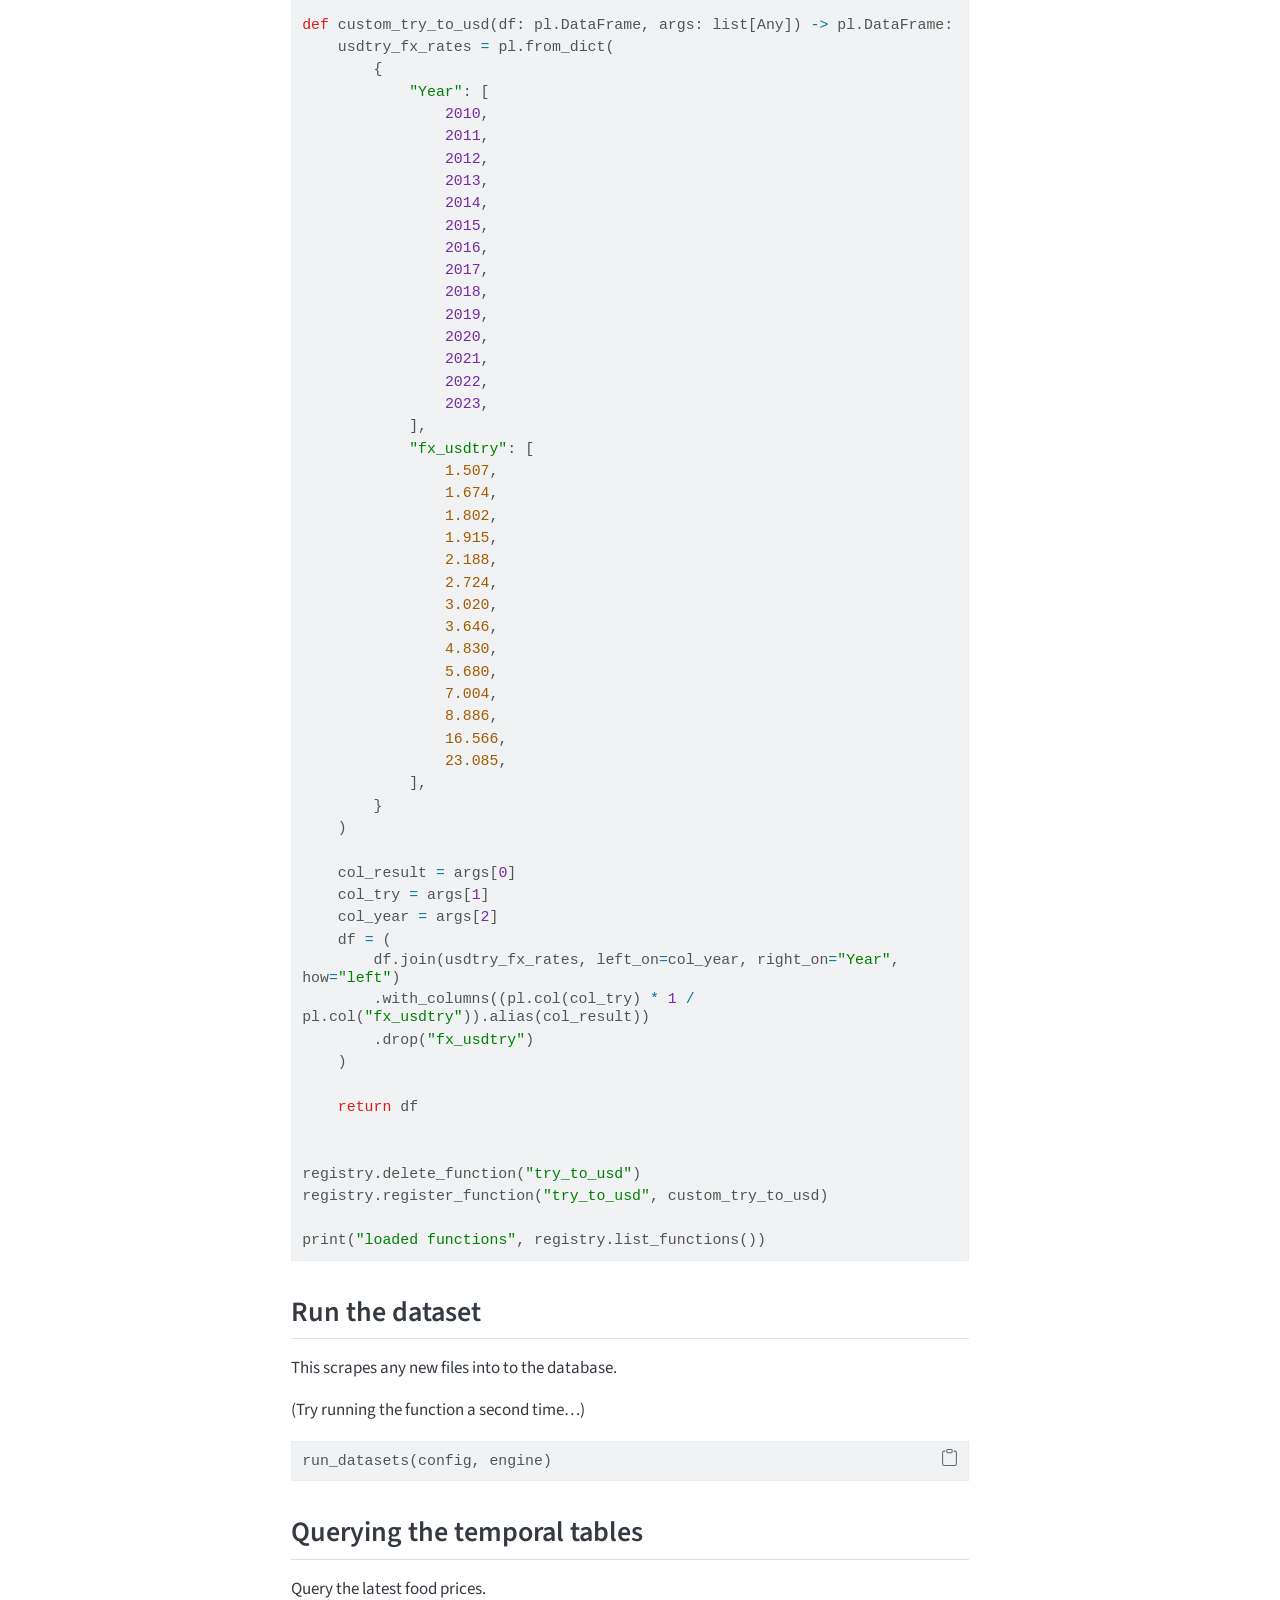
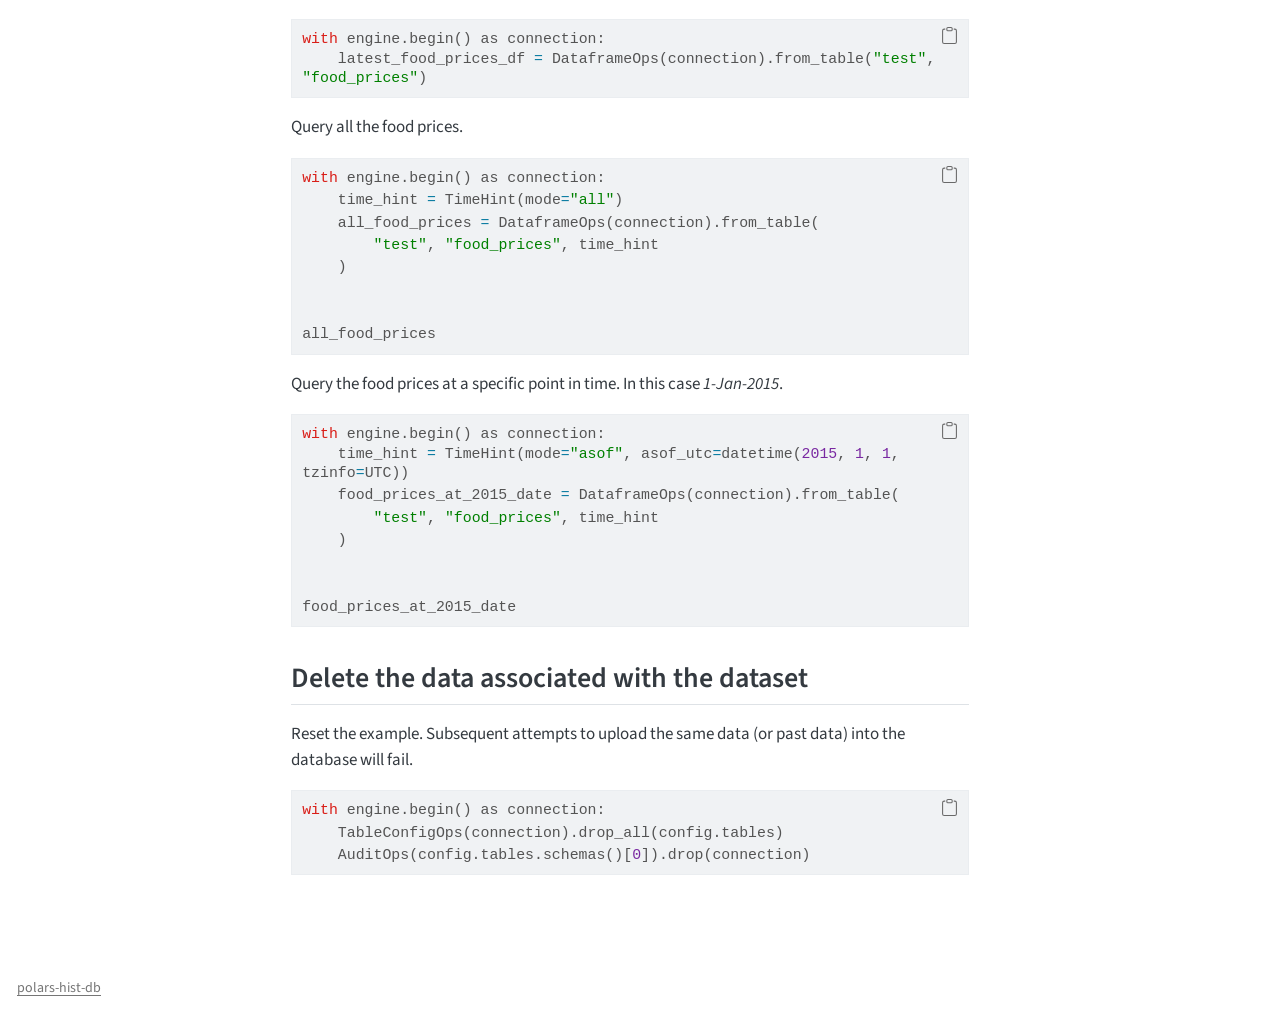
<file: examples/dataset_example.html>
<!DOCTYPE html>
<html xmlns="http://www.w3.org/1999/xhtml" lang="en" xml:lang="en"><head>

<meta charset="utf-8">
<meta name="generator" content="quarto-1.10.19">

<meta name="viewport" content="width=device-width, initial-scale=1.0, user-scalable=yes">


<title>Turkish Food Prices Dataset Example – Polars Hist DB</title>
<style>
/* Default styles provided by pandoc.
** See https://pandoc.org/MANUAL.html#variables-for-html for config info.
*/
span.smallcaps{font-variant: small-caps;}
div.columns{display: flex; gap: 1.5em;}
div.column{flex: auto;}
@media screen {
div.columns{gap: min(4vw, 1.5em);}
div.column{overflow-x: auto;}
}
div.hanging-indent{margin-left: 1.5em; text-indent: -1.5em;}
ul.task-list{list-style: none;}
ul.task-list li input[type="checkbox"] {
  width: 0.8em;
  margin: 0 0.8em 0.2em -1em; /* quarto-specific, see https://github.com/quarto-dev/quarto-cli/issues/4556 */ 
  vertical-align: middle;
}
/* CSS for syntax highlighting */
html { -webkit-text-size-adjust: 100%; }
pre > code.sourceCode { white-space: pre; position: relative; }
pre > code.sourceCode > span { display: inline-block; line-height: 1.25; }
pre > code.sourceCode > span:empty { height: 1.2em; }
.sourceCode { overflow: visible; }
code.sourceCode > span { color: inherit; text-decoration: inherit; }
div.sourceCode { margin: 1em 0; }
pre.sourceCode { margin: 0; }
@media screen {
div.sourceCode { overflow: auto; }
}
@media print {
pre > code.sourceCode { white-space: pre-wrap; }
pre > code.sourceCode > span { text-indent: -5em; padding-left: 5em; }
}
pre.numberSource code
  { counter-reset: source-line 0; }
pre.numberSource code > span
  { position: relative; left: -4em; counter-increment: source-line; }
pre.numberSource code > span > a:first-child::before
  { content: counter(source-line);
    position: relative; left: -1em; text-align: right; vertical-align: baseline;
    border: none; display: inline-block;
    -webkit-touch-callout: none; -webkit-user-select: none;
    -khtml-user-select: none; -moz-user-select: none;
    -ms-user-select: none; user-select: none;
    padding: 0 4px; width: 4em;
  }
pre.numberSource { margin-left: 3em;  padding-left: 4px; }
div.sourceCode
  {   }
@media screen {
pre > code.sourceCode > span > a:first-child::before { text-decoration: underline; }
}
</style>


<script src="../site_libs/quarto-nav/quarto-nav.js"></script>
<script src="../site_libs/quarto-nav/headroom.min.js"></script>
<script src="../site_libs/clipboard/clipboard.min.js"></script>
<script src="../site_libs/quarto-search/autocomplete.umd.js"></script>
<script src="../site_libs/quarto-search/fuse.min.js"></script>
<script src="../site_libs/quarto-search/quarto-search.js"></script>
<meta name="quarto:offset" content="../">
<script src="../site_libs/quarto-html/quarto.js" type="module"></script>
<script src="../site_libs/quarto-html/tabsets/tabsets.js" type="module"></script>
<script src="../site_libs/quarto-html/popper.min.js"></script>
<script src="../site_libs/quarto-html/tippy.umd.min.js"></script>
<script src="../site_libs/quarto-html/anchor.min.js"></script>
<link href="../site_libs/quarto-html/tippy.css" rel="stylesheet">
<link href="../site_libs/quarto-html/quarto-syntax-highlighting-e21500bb30e7ce080c64316834ee3be8.css" rel="stylesheet" class="quarto-color-scheme" id="quarto-text-highlighting-styles">
<link href="../site_libs/quarto-html/quarto-syntax-highlighting-dark-09606243866072c1aa00d3ff38fff5fe.css" rel="stylesheet" class="quarto-color-scheme quarto-color-alternate" id="quarto-text-highlighting-styles">
<link href="../site_libs/quarto-html/quarto-syntax-highlighting-e21500bb30e7ce080c64316834ee3be8.css" rel="stylesheet" class="quarto-color-scheme-extra" id="quarto-text-highlighting-styles">
<script src="../site_libs/bootstrap/bootstrap.min.js"></script>
<link href="../site_libs/bootstrap/bootstrap-icons.css" rel="stylesheet">
<link href="../site_libs/bootstrap/bootstrap-2e805ecb1856ab5fc7014d7291e3adbc.min.css" rel="stylesheet" append-hash="true" class="quarto-color-scheme" id="quarto-bootstrap" data-mode="light">
<link href="../site_libs/bootstrap/bootstrap-dark-391dd5a90d4adeed8c7569d8f604ab61.min.css" rel="stylesheet" append-hash="true" class="quarto-color-scheme quarto-color-alternate" id="quarto-bootstrap" data-mode="dark">
<link href="../site_libs/bootstrap/bootstrap-2e805ecb1856ab5fc7014d7291e3adbc.min.css" rel="stylesheet" append-hash="true" class="quarto-color-scheme-extra" id="quarto-bootstrap" data-mode="light">
<script id="quarto-search-options" type="application/json">{
  "location": "navbar",
  "copy-button": false,
  "collapse-after": 3,
  "panel-placement": "end",
  "type": "overlay",
  "limit": 50,
  "keyboard-shortcut": [
    "f",
    "/",
    "s"
  ],
  "show-item-context": false,
  "language": {
    "search-no-results-text": "No results",
    "search-matching-documents-text": "matching documents",
    "search-copy-link-title": "Copy link to search",
    "search-hide-matches-text": "Hide additional matches",
    "search-more-match-text": "more match in this document",
    "search-more-matches-text": "more matches in this document",
    "search-clear-button-title": "Clear",
    "search-text-placeholder": "",
    "search-detached-cancel-button-title": "Cancel",
    "search-submit-button-title": "Submit",
    "search-label": "Search"
  }
}</script>


</head>

<body class="nav-sidebar floating nav-fixed quarto-light"><script id="quarto-html-before-body" type="application/javascript">
    const toggleBodyColorMode = (bsSheetEl) => {
      const mode = bsSheetEl.getAttribute("data-mode");
      const bodyEl = window.document.querySelector("body");
      if (mode === "dark") {
        bodyEl.classList.add("quarto-dark");
        bodyEl.classList.remove("quarto-light");
      } else {
        bodyEl.classList.add("quarto-light");
        bodyEl.classList.remove("quarto-dark");
      }
    }
    const toggleBodyColorPrimary = () => {
      const bsSheetEl = window.document.querySelector("link#quarto-bootstrap:not([rel=disabled-stylesheet])");
      if (bsSheetEl) {
        toggleBodyColorMode(bsSheetEl);
      }
    }
    const setColorSchemeToggle = (alternate) => {
      const toggles = window.document.querySelectorAll('.quarto-color-scheme-toggle');
      for (let i=0; i < toggles.length; i++) {
        const toggle = toggles[i];
        if (toggle) {
          if (alternate) {
            toggle.classList.add("alternate");
          } else {
            toggle.classList.remove("alternate");
          }
        }
      }
    };
    const toggleColorMode = (alternate) => {
      // Switch the stylesheets
      const primaryStylesheets = window.document.querySelectorAll('link.quarto-color-scheme:not(.quarto-color-alternate)');
      const alternateStylesheets = window.document.querySelectorAll('link.quarto-color-scheme.quarto-color-alternate');
      manageTransitions('#quarto-margin-sidebar .nav-link', false);
      if (alternate) {
        // note: dark is layered on light, we don't disable primary!
        enableStylesheet(alternateStylesheets);
        for (const sheetNode of alternateStylesheets) {
          if (sheetNode.id === "quarto-bootstrap") {
            toggleBodyColorMode(sheetNode);
          }
        }
      } else {
        disableStylesheet(alternateStylesheets);
        enableStylesheet(primaryStylesheets)
        toggleBodyColorPrimary();
      }
      manageTransitions('#quarto-margin-sidebar .nav-link', true);
      // Switch the toggles
      setColorSchemeToggle(alternate)
      // Hack to workaround the fact that safari doesn't
      // properly recolor the scrollbar when toggling (#1455)
      if (navigator.userAgent.indexOf('Safari') > 0 && navigator.userAgent.indexOf('Chrome') == -1) {
        manageTransitions("body", false);
        window.scrollTo(0, 1);
        setTimeout(() => {
          window.scrollTo(0, 0);
          manageTransitions("body", true);
        }, 40);
      }
    }
    const disableStylesheet = (stylesheets) => {
      for (let i=0; i < stylesheets.length; i++) {
        const stylesheet = stylesheets[i];
        stylesheet.rel = 'disabled-stylesheet';
      }
    }
    const enableStylesheet = (stylesheets) => {
      for (let i=0; i < stylesheets.length; i++) {
        const stylesheet = stylesheets[i];
        if(stylesheet.rel !== 'stylesheet') { // for Chrome, which will still FOUC without this check
          stylesheet.rel = 'stylesheet';
        }
      }
    }
    const manageTransitions = (selector, allowTransitions) => {
      const els = window.document.querySelectorAll(selector);
      for (let i=0; i < els.length; i++) {
        const el = els[i];
        if (allowTransitions) {
          el.classList.remove('notransition');
        } else {
          el.classList.add('notransition');
        }
      }
    }
    const isFileUrl = () => {
      return window.location.protocol === 'file:';
    }
    const hasAlternateSentinel = () => {
      let styleSentinel = getColorSchemeSentinel();
      if (styleSentinel !== null) {
        return styleSentinel === "alternate";
      } else {
        return false;
      }
    }
    const setStyleSentinel = (alternate) => {
      const value = alternate ? "alternate" : "default";
      if (!isFileUrl()) {
        window.localStorage.setItem("quarto-color-scheme", value);
      } else {
        localAlternateSentinel = value;
      }
    }
    const getColorSchemeSentinel = () => {
      if (!isFileUrl()) {
        const storageValue = window.localStorage.getItem("quarto-color-scheme");
        return storageValue != null ? storageValue : localAlternateSentinel;
      } else {
        return localAlternateSentinel;
      }
    }
    const toggleGiscusIfUsed = (isAlternate, darkModeDefault) => {
      const baseTheme = document.querySelector('#giscus-base-theme')?.value ?? 'light';
      const alternateTheme = document.querySelector('#giscus-alt-theme')?.value ?? 'dark';
      let newTheme = '';
      if(authorPrefersDark) {
        newTheme = isAlternate ? baseTheme : alternateTheme;
      } else {
        newTheme = isAlternate ? alternateTheme : baseTheme;
      }
      const changeGiscusTheme = () => {
        // From: https://github.com/giscus/giscus/issues/336
        const sendMessage = (message) => {
          const iframe = document.querySelector('iframe.giscus-frame');
          if (!iframe) return;
          iframe.contentWindow.postMessage({ giscus: message }, 'https://giscus.app');
        }
        sendMessage({
          setConfig: {
            theme: newTheme
          }
        });
      }
      const isGiscussLoaded = window.document.querySelector('iframe.giscus-frame') !== null;
      if (isGiscussLoaded) {
        changeGiscusTheme();
      }
    };
    const authorPrefersDark = false;
    const darkModeDefault = authorPrefersDark;
      document.querySelector('link#quarto-text-highlighting-styles.quarto-color-scheme-extra').rel = 'disabled-stylesheet';
      document.querySelector('link#quarto-bootstrap.quarto-color-scheme-extra').rel = 'disabled-stylesheet';
    let localAlternateSentinel = darkModeDefault ? 'alternate' : 'default';
    // Dark / light mode switch
    window.quartoToggleColorScheme = () => {
      // Read the current dark / light value
      let toAlternate = !hasAlternateSentinel();
      toggleColorMode(toAlternate);
      setStyleSentinel(toAlternate);
      toggleGiscusIfUsed(toAlternate, darkModeDefault);
      window.dispatchEvent(new Event('resize'));
    };
    // Switch to dark mode if need be
    if (hasAlternateSentinel()) {
      toggleColorMode(true);
    } else {
      toggleColorMode(false);
    }
  </script>

<div id="quarto-search-results"></div>
  <header id="quarto-header" class="headroom fixed-top">
    <nav class="navbar navbar-expand-lg " data-bs-theme="dark">
      <div class="navbar-container container-fluid">
      <div class="navbar-brand-container mx-auto">
    <a class="navbar-brand" href="../index.html">
    <span class="navbar-title">Polars Hist DB</span>
    </a>
  </div>
            <div id="quarto-search" class="" title="Search"></div>
          <button class="navbar-toggler" type="button" data-bs-toggle="collapse" data-bs-target="#navbarCollapse" aria-controls="navbarCollapse" role="menu" aria-expanded="false" aria-label="Toggle navigation" onclick="if (window.quartoToggleHeadroom) { window.quartoToggleHeadroom(); }">
  <span class="navbar-toggler-icon"></span>
</button>
          <div class="collapse navbar-collapse" id="navbarCollapse">
            <ul class="navbar-nav navbar-nav-scroll me-auto">
  <li class="nav-item">
    <a class="nav-link active" href="../index.html" aria-current="page"> 
<span class="menu-text">Overview</span></a>
  </li>  
  <li class="nav-item">
    <a class="nav-link" href="../configuration.html"> 
<span class="menu-text">Configuration</span></a>
  </li>  
  <li class="nav-item">
    <a class="nav-link" href="../api.html"> 
<span class="menu-text">API Reference</span></a>
  </li>  
  <li class="nav-item">
    <a class="nav-link" href="../benchmarks.html"> 
<span class="menu-text">Benchmarks</span></a>
  </li>  
</ul>
            <ul class="navbar-nav navbar-nav-scroll ms-auto">
  <li class="nav-item">
    <a class="nav-link" href="https://github.com/jr200-labs/polars-hist-db"> <i class="bi bi-github" role="img">
</i> 
<span class="menu-text">GitHub</span></a>
  </li>  
</ul>
          </div> <!-- /navcollapse -->
            <div class="quarto-navbar-tools">
  <a href="" class="quarto-color-scheme-toggle quarto-navigation-tool  px-1" onclick="window.quartoToggleColorScheme(); return false;" title="Toggle dark mode"><i class="bi"></i></a>
</div>
      </div> <!-- /container-fluid -->
    </nav>
  <nav class="quarto-secondary-nav">
    <div class="container-fluid d-flex">
      <button type="button" class="quarto-btn-toggle btn" data-bs-toggle="collapse" role="button" data-bs-target=".quarto-sidebar-collapse-item" aria-controls="quarto-sidebar" aria-expanded="false" aria-label="Toggle sidebar navigation" onclick="if (window.quartoToggleHeadroom) { window.quartoToggleHeadroom(); }">
        <i class="bi bi-layout-text-sidebar-reverse"></i>
      </button>
        <nav class="quarto-page-breadcrumbs" aria-label="breadcrumb"><ol class="breadcrumb"><li class="breadcrumb-item">Turkish Food Prices Dataset Example</li></ol></nav>
        <a class="flex-grow-1" role="navigation" data-bs-toggle="collapse" data-bs-target=".quarto-sidebar-collapse-item" aria-controls="quarto-sidebar" aria-expanded="false" aria-label="Toggle sidebar navigation" onclick="if (window.quartoToggleHeadroom) { window.quartoToggleHeadroom(); }">      
        </a>
    </div>
  </nav>
</header>
<!-- content -->
<div id="quarto-content" class="quarto-container page-columns page-rows-contents page-layout-article page-navbar">
<!-- sidebar -->
  <nav id="quarto-sidebar" class="sidebar collapse collapse-horizontal quarto-sidebar-collapse-item sidebar-navigation floating overflow-auto">
    <div class="sidebar-menu-container"> 
    <ul class="list-unstyled mt-1">
        <li class="sidebar-item sidebar-item-section">
      <div class="sidebar-item-container"> 
            <a href="../index.html" class="sidebar-item-text sidebar-link">
 <span class="menu-text">Polars Hist DB</span></a>
          <a class="sidebar-item-toggle text-start" data-bs-toggle="collapse" data-bs-target="#quarto-sidebar-section-1" role="navigation" aria-expanded="true" aria-label="Toggle section">
            <i class="bi bi-chevron-right ms-2"></i>
          </a> 
      </div>
      <ul id="quarto-sidebar-section-1" class="collapse list-unstyled sidebar-section depth1 show">  
          <li class="sidebar-item">
  <div class="sidebar-item-container"> 
  <a href="../configuration.html" class="sidebar-item-text sidebar-link">
 <span class="menu-text">Configuration</span></a>
  </div>
</li>
          <li class="sidebar-item">
  <div class="sidebar-item-container"> 
  <a href="../replicated-overrides.html" class="sidebar-item-text sidebar-link">
 <span class="menu-text">Replicated documents and Arrow-native overrides</span></a>
  </div>
</li>
          <li class="sidebar-item">
  <div class="sidebar-item-container"> 
  <a href="../api.html" class="sidebar-item-text sidebar-link">
 <span class="menu-text">API Reference</span></a>
  </div>
</li>
          <li class="sidebar-item">
  <div class="sidebar-item-container"> 
  <a href="../backend-contract.html" class="sidebar-item-text sidebar-link">
 <span class="menu-text">Backend Contract</span></a>
  </div>
</li>
          <li class="sidebar-item">
  <div class="sidebar-item-container"> 
  <a href="../benchmarks.html" class="sidebar-item-text sidebar-link">
 <span class="menu-text">Benchmarks</span></a>
  </div>
</li>
          <li class="sidebar-item">
  <div class="sidebar-item-container"> 
  <a href="../examples.html" class="sidebar-item-text sidebar-link">
 <span class="menu-text">Examples</span></a>
  </div>
</li>
      </ul>
  </li>
    </ul>
    </div>
</nav>
<div id="quarto-sidebar-glass" class="quarto-sidebar-collapse-item" data-bs-toggle="collapse" data-bs-target=".quarto-sidebar-collapse-item"></div>
<!-- margin-sidebar -->
    <div id="quarto-margin-sidebar" class="sidebar margin-sidebar">
        <nav id="TOC" role="doc-toc" class="toc-active">
    <h2 id="toc-title">On this page</h2>
   
  <ul>
  <li><a href="#initialise-configuration-and-logging" id="toc-initialise-configuration-and-logging" class="nav-link active" data-scroll-target="#initialise-configuration-and-logging">Initialise Configuration and Logging</a></li>
  <li><a href="#create-a-sqlalchemy-engine-to-connect-to-the-database" id="toc-create-a-sqlalchemy-engine-to-connect-to-the-database" class="nav-link" data-scroll-target="#create-a-sqlalchemy-engine-to-connect-to-the-database">Create a SQLAlchemy Engine to connect to the database</a></li>
  <li><a href="#register-a-custom-parser-function" id="toc-register-a-custom-parser-function" class="nav-link" data-scroll-target="#register-a-custom-parser-function">Register a custom parser function</a></li>
  <li><a href="#run-the-dataset" id="toc-run-the-dataset" class="nav-link" data-scroll-target="#run-the-dataset">Run the dataset</a></li>
  <li><a href="#querying-the-temporal-tables" id="toc-querying-the-temporal-tables" class="nav-link" data-scroll-target="#querying-the-temporal-tables">Querying the temporal tables</a></li>
  <li><a href="#delete-the-data-associated-with-the-dataset" id="toc-delete-the-data-associated-with-the-dataset" class="nav-link" data-scroll-target="#delete-the-data-associated-with-the-dataset">Delete the data associated with the dataset</a></li>
  </ul>
<div class="toc-actions"><ul><li><a href="https://github.com/jr200-labs/polars-hist-db/blob/main/examples/dataset_example.ipynb" class="toc-action"><i class="bi bi-github"></i>View source</a></li><li><a href="https://github.com/jr200-labs/polars-hist-db/issues/new" class="toc-action"><i class="bi empty"></i>Report an issue</a></li></ul></div></nav>
    </div>
<!-- main -->
<main class="content" id="quarto-document-content">


<header id="title-block-header" class="quarto-title-block default">
<div class="quarto-title">
<h1 class="title">Turkish Food Prices Dataset Example</h1>
</div>



<div class="quarto-title-meta">

    
  
    
  </div>
  


</header>


<p>This example assumes you have the test database up and running locally. From the root of the project run the command: <code>make infra-up</code>.</p>
<div id="cell-3" class="cell" data-execution_count="1">
<div class="code-copy-outer-scaffold"><div class="sourceCode cell-code" id="cb1"><pre class="sourceCode python code-with-copy"><code class="sourceCode python"><span id="cb1-1"><a href="#cb1-1" aria-hidden="true" tabindex="-1"></a><span class="im">import</span> logging</span>
<span id="cb1-2"><a href="#cb1-2" aria-hidden="true" tabindex="-1"></a><span class="im">from</span> datetime <span class="im">import</span> UTC, datetime</span>
<span id="cb1-3"><a href="#cb1-3" aria-hidden="true" tabindex="-1"></a><span class="im">from</span> typing <span class="im">import</span> Any</span>
<span id="cb1-4"><a href="#cb1-4" aria-hidden="true" tabindex="-1"></a></span>
<span id="cb1-5"><a href="#cb1-5" aria-hidden="true" tabindex="-1"></a><span class="im">import</span> polars <span class="im">as</span> pl</span>
<span id="cb1-6"><a href="#cb1-6" aria-hidden="true" tabindex="-1"></a></span>
<span id="cb1-7"><a href="#cb1-7" aria-hidden="true" tabindex="-1"></a><span class="im">from</span> polars_hist_db.config <span class="im">import</span> Config</span>
<span id="cb1-8"><a href="#cb1-8" aria-hidden="true" tabindex="-1"></a><span class="im">from</span> polars_hist_db.core <span class="im">import</span> (</span>
<span id="cb1-9"><a href="#cb1-9" aria-hidden="true" tabindex="-1"></a>    AuditOps,</span>
<span id="cb1-10"><a href="#cb1-10" aria-hidden="true" tabindex="-1"></a>    DataframeOps,</span>
<span id="cb1-11"><a href="#cb1-11" aria-hidden="true" tabindex="-1"></a>    TableConfigOps,</span>
<span id="cb1-12"><a href="#cb1-12" aria-hidden="true" tabindex="-1"></a>    TimeHint,</span>
<span id="cb1-13"><a href="#cb1-13" aria-hidden="true" tabindex="-1"></a>    make_engine,</span>
<span id="cb1-14"><a href="#cb1-14" aria-hidden="true" tabindex="-1"></a>)</span>
<span id="cb1-15"><a href="#cb1-15" aria-hidden="true" tabindex="-1"></a><span class="im">from</span> polars_hist_db.dataset <span class="im">import</span> run_datasets</span>
<span id="cb1-16"><a href="#cb1-16" aria-hidden="true" tabindex="-1"></a><span class="im">from</span> polars_hist_db.loaders <span class="im">import</span> FunctionRegistry</span></code></pre></div><button title="Copy to Clipboard" class="code-copy-button"><i class="bi"></i></button></div>
</div>
<section id="initialise-configuration-and-logging" class="level2">
<h2 class="anchored" data-anchor-id="initialise-configuration-and-logging">Initialise Configuration and Logging</h2>
<p>This example uses configuration and data used in the test suite.</p>
<div id="cell-5" class="cell">
<div class="code-copy-outer-scaffold"><div class="sourceCode cell-code" id="cb2"><pre class="sourceCode python code-with-copy"><code class="sourceCode python"><span id="cb2-1"><a href="#cb2-1" aria-hidden="true" tabindex="-1"></a>config_path <span class="op">=</span> <span class="st">"../tests/_testdata_dataset_configs/dataset_foodprices.yaml"</span></span>
<span id="cb2-2"><a href="#cb2-2" aria-hidden="true" tabindex="-1"></a>data_path <span class="op">=</span> <span class="st">"../tests/_testdata_dataset_configs/foodprices_data.csv"</span></span>
<span id="cb2-3"><a href="#cb2-3" aria-hidden="true" tabindex="-1"></a></span>
<span id="cb2-4"><a href="#cb2-4" aria-hidden="true" tabindex="-1"></a>logging.basicConfig(level<span class="op">=</span>logging.INFO)</span>
<span id="cb2-5"><a href="#cb2-5" aria-hidden="true" tabindex="-1"></a></span>
<span id="cb2-6"><a href="#cb2-6" aria-hidden="true" tabindex="-1"></a>config <span class="op">=</span> Config.from_yaml(config_path)</span></code></pre></div><button title="Copy to Clipboard" class="code-copy-button"><i class="bi"></i></button></div>
</div>
<p>(Optionally) Print the config file to the console</p>
<div id="cell-7" class="cell">
<div class="code-copy-outer-scaffold"><div class="sourceCode cell-code" id="cb3"><pre class="sourceCode python code-with-copy"><code class="sourceCode python"><span id="cb3-1"><a href="#cb3-1" aria-hidden="true" tabindex="-1"></a><span class="cf">with</span> <span class="bu">open</span>(config_path, <span class="st">"r"</span>) <span class="im">as</span> f:</span>
<span id="cb3-2"><a href="#cb3-2" aria-hidden="true" tabindex="-1"></a>    <span class="bu">print</span>(f.read())</span></code></pre></div><button title="Copy to Clipboard" class="code-copy-button"><i class="bi"></i></button></div>
</div>
</section>
<section id="create-a-sqlalchemy-engine-to-connect-to-the-database" class="level2">
<h2 class="anchored" data-anchor-id="create-a-sqlalchemy-engine-to-connect-to-the-database">Create a SQLAlchemy Engine to connect to the database</h2>
<div id="cell-9" class="cell" data-execution_count="4">
<div class="code-copy-outer-scaffold"><div class="sourceCode cell-code" id="cb4"><pre class="sourceCode python code-with-copy"><code class="sourceCode python"><span id="cb4-1"><a href="#cb4-1" aria-hidden="true" tabindex="-1"></a>engine <span class="op">=</span> make_engine(</span>
<span id="cb4-2"><a href="#cb4-2" aria-hidden="true" tabindex="-1"></a>    backend<span class="op">=</span><span class="st">"mariadb"</span>,</span>
<span id="cb4-3"><a href="#cb4-3" aria-hidden="true" tabindex="-1"></a>    hostname<span class="op">=</span><span class="st">"127.0.0.1"</span>,</span>
<span id="cb4-4"><a href="#cb4-4" aria-hidden="true" tabindex="-1"></a>    port<span class="op">=</span><span class="dv">3306</span>,</span>
<span id="cb4-5"><a href="#cb4-5" aria-hidden="true" tabindex="-1"></a>    username<span class="op">=</span><span class="st">"root"</span>,</span>
<span id="cb4-6"><a href="#cb4-6" aria-hidden="true" tabindex="-1"></a>    password<span class="op">=</span><span class="st">"admin"</span>,</span>
<span id="cb4-7"><a href="#cb4-7" aria-hidden="true" tabindex="-1"></a>)</span></code></pre></div><button title="Copy to Clipboard" class="code-copy-button"><i class="bi"></i></button></div>
</div>
</section>
<section id="register-a-custom-parser-function" class="level2">
<h2 class="anchored" data-anchor-id="register-a-custom-parser-function">Register a custom parser function</h2>
<p>The food prices from the data soruce are given in Turkish TRY.</p>
<p>For some reason, the team only cares about the USD price. As per the dataset config, a yearly TRYUSD fx-rate is applied to the <code>price</code> column at scrape time, creating a derived <code>price_usd</code> column of type <code>DECIMAL(10,4)</code> in the database.</p>
<div id="cell-11" class="cell">
<div class="code-copy-outer-scaffold"><div class="sourceCode cell-code" id="cb5"><pre class="sourceCode python code-with-copy"><code class="sourceCode python"><span id="cb5-1"><a href="#cb5-1" aria-hidden="true" tabindex="-1"></a>registry <span class="op">=</span> FunctionRegistry()</span>
<span id="cb5-2"><a href="#cb5-2" aria-hidden="true" tabindex="-1"></a></span>
<span id="cb5-3"><a href="#cb5-3" aria-hidden="true" tabindex="-1"></a></span>
<span id="cb5-4"><a href="#cb5-4" aria-hidden="true" tabindex="-1"></a><span class="kw">def</span> custom_try_to_usd(df: pl.DataFrame, args: <span class="bu">list</span>[Any]) <span class="op">-&gt;</span> pl.DataFrame:</span>
<span id="cb5-5"><a href="#cb5-5" aria-hidden="true" tabindex="-1"></a>    usdtry_fx_rates <span class="op">=</span> pl.from_dict(</span>
<span id="cb5-6"><a href="#cb5-6" aria-hidden="true" tabindex="-1"></a>        {</span>
<span id="cb5-7"><a href="#cb5-7" aria-hidden="true" tabindex="-1"></a>            <span class="st">"Year"</span>: [</span>
<span id="cb5-8"><a href="#cb5-8" aria-hidden="true" tabindex="-1"></a>                <span class="dv">2010</span>,</span>
<span id="cb5-9"><a href="#cb5-9" aria-hidden="true" tabindex="-1"></a>                <span class="dv">2011</span>,</span>
<span id="cb5-10"><a href="#cb5-10" aria-hidden="true" tabindex="-1"></a>                <span class="dv">2012</span>,</span>
<span id="cb5-11"><a href="#cb5-11" aria-hidden="true" tabindex="-1"></a>                <span class="dv">2013</span>,</span>
<span id="cb5-12"><a href="#cb5-12" aria-hidden="true" tabindex="-1"></a>                <span class="dv">2014</span>,</span>
<span id="cb5-13"><a href="#cb5-13" aria-hidden="true" tabindex="-1"></a>                <span class="dv">2015</span>,</span>
<span id="cb5-14"><a href="#cb5-14" aria-hidden="true" tabindex="-1"></a>                <span class="dv">2016</span>,</span>
<span id="cb5-15"><a href="#cb5-15" aria-hidden="true" tabindex="-1"></a>                <span class="dv">2017</span>,</span>
<span id="cb5-16"><a href="#cb5-16" aria-hidden="true" tabindex="-1"></a>                <span class="dv">2018</span>,</span>
<span id="cb5-17"><a href="#cb5-17" aria-hidden="true" tabindex="-1"></a>                <span class="dv">2019</span>,</span>
<span id="cb5-18"><a href="#cb5-18" aria-hidden="true" tabindex="-1"></a>                <span class="dv">2020</span>,</span>
<span id="cb5-19"><a href="#cb5-19" aria-hidden="true" tabindex="-1"></a>                <span class="dv">2021</span>,</span>
<span id="cb5-20"><a href="#cb5-20" aria-hidden="true" tabindex="-1"></a>                <span class="dv">2022</span>,</span>
<span id="cb5-21"><a href="#cb5-21" aria-hidden="true" tabindex="-1"></a>                <span class="dv">2023</span>,</span>
<span id="cb5-22"><a href="#cb5-22" aria-hidden="true" tabindex="-1"></a>            ],</span>
<span id="cb5-23"><a href="#cb5-23" aria-hidden="true" tabindex="-1"></a>            <span class="st">"fx_usdtry"</span>: [</span>
<span id="cb5-24"><a href="#cb5-24" aria-hidden="true" tabindex="-1"></a>                <span class="fl">1.507</span>,</span>
<span id="cb5-25"><a href="#cb5-25" aria-hidden="true" tabindex="-1"></a>                <span class="fl">1.674</span>,</span>
<span id="cb5-26"><a href="#cb5-26" aria-hidden="true" tabindex="-1"></a>                <span class="fl">1.802</span>,</span>
<span id="cb5-27"><a href="#cb5-27" aria-hidden="true" tabindex="-1"></a>                <span class="fl">1.915</span>,</span>
<span id="cb5-28"><a href="#cb5-28" aria-hidden="true" tabindex="-1"></a>                <span class="fl">2.188</span>,</span>
<span id="cb5-29"><a href="#cb5-29" aria-hidden="true" tabindex="-1"></a>                <span class="fl">2.724</span>,</span>
<span id="cb5-30"><a href="#cb5-30" aria-hidden="true" tabindex="-1"></a>                <span class="fl">3.020</span>,</span>
<span id="cb5-31"><a href="#cb5-31" aria-hidden="true" tabindex="-1"></a>                <span class="fl">3.646</span>,</span>
<span id="cb5-32"><a href="#cb5-32" aria-hidden="true" tabindex="-1"></a>                <span class="fl">4.830</span>,</span>
<span id="cb5-33"><a href="#cb5-33" aria-hidden="true" tabindex="-1"></a>                <span class="fl">5.680</span>,</span>
<span id="cb5-34"><a href="#cb5-34" aria-hidden="true" tabindex="-1"></a>                <span class="fl">7.004</span>,</span>
<span id="cb5-35"><a href="#cb5-35" aria-hidden="true" tabindex="-1"></a>                <span class="fl">8.886</span>,</span>
<span id="cb5-36"><a href="#cb5-36" aria-hidden="true" tabindex="-1"></a>                <span class="fl">16.566</span>,</span>
<span id="cb5-37"><a href="#cb5-37" aria-hidden="true" tabindex="-1"></a>                <span class="fl">23.085</span>,</span>
<span id="cb5-38"><a href="#cb5-38" aria-hidden="true" tabindex="-1"></a>            ],</span>
<span id="cb5-39"><a href="#cb5-39" aria-hidden="true" tabindex="-1"></a>        }</span>
<span id="cb5-40"><a href="#cb5-40" aria-hidden="true" tabindex="-1"></a>    )</span>
<span id="cb5-41"><a href="#cb5-41" aria-hidden="true" tabindex="-1"></a></span>
<span id="cb5-42"><a href="#cb5-42" aria-hidden="true" tabindex="-1"></a>    col_result <span class="op">=</span> args[<span class="dv">0</span>]</span>
<span id="cb5-43"><a href="#cb5-43" aria-hidden="true" tabindex="-1"></a>    col_try <span class="op">=</span> args[<span class="dv">1</span>]</span>
<span id="cb5-44"><a href="#cb5-44" aria-hidden="true" tabindex="-1"></a>    col_year <span class="op">=</span> args[<span class="dv">2</span>]</span>
<span id="cb5-45"><a href="#cb5-45" aria-hidden="true" tabindex="-1"></a>    df <span class="op">=</span> (</span>
<span id="cb5-46"><a href="#cb5-46" aria-hidden="true" tabindex="-1"></a>        df.join(usdtry_fx_rates, left_on<span class="op">=</span>col_year, right_on<span class="op">=</span><span class="st">"Year"</span>, how<span class="op">=</span><span class="st">"left"</span>)</span>
<span id="cb5-47"><a href="#cb5-47" aria-hidden="true" tabindex="-1"></a>        .with_columns((pl.col(col_try) <span class="op">*</span> <span class="dv">1</span> <span class="op">/</span> pl.col(<span class="st">"fx_usdtry"</span>)).alias(col_result))</span>
<span id="cb5-48"><a href="#cb5-48" aria-hidden="true" tabindex="-1"></a>        .drop(<span class="st">"fx_usdtry"</span>)</span>
<span id="cb5-49"><a href="#cb5-49" aria-hidden="true" tabindex="-1"></a>    )</span>
<span id="cb5-50"><a href="#cb5-50" aria-hidden="true" tabindex="-1"></a></span>
<span id="cb5-51"><a href="#cb5-51" aria-hidden="true" tabindex="-1"></a>    <span class="cf">return</span> df</span>
<span id="cb5-52"><a href="#cb5-52" aria-hidden="true" tabindex="-1"></a></span>
<span id="cb5-53"><a href="#cb5-53" aria-hidden="true" tabindex="-1"></a></span>
<span id="cb5-54"><a href="#cb5-54" aria-hidden="true" tabindex="-1"></a>registry.delete_function(<span class="st">"try_to_usd"</span>)</span>
<span id="cb5-55"><a href="#cb5-55" aria-hidden="true" tabindex="-1"></a>registry.register_function(<span class="st">"try_to_usd"</span>, custom_try_to_usd)</span>
<span id="cb5-56"><a href="#cb5-56" aria-hidden="true" tabindex="-1"></a></span>
<span id="cb5-57"><a href="#cb5-57" aria-hidden="true" tabindex="-1"></a><span class="bu">print</span>(<span class="st">"loaded functions"</span>, registry.list_functions())</span></code></pre></div><button title="Copy to Clipboard" class="code-copy-button"><i class="bi"></i></button></div>
</div>
</section>
<section id="run-the-dataset" class="level2">
<h2 class="anchored" data-anchor-id="run-the-dataset">Run the dataset</h2>
<p>This scrapes any new files into to the database.</p>
<p>(Try running the function a second time…)</p>
<div id="cell-13" class="cell">
<div class="code-copy-outer-scaffold"><div class="sourceCode cell-code" id="cb6"><pre class="sourceCode python code-with-copy"><code class="sourceCode python"><span id="cb6-1"><a href="#cb6-1" aria-hidden="true" tabindex="-1"></a>run_datasets(config, engine)</span></code></pre></div><button title="Copy to Clipboard" class="code-copy-button"><i class="bi"></i></button></div>
</div>
</section>
<section id="querying-the-temporal-tables" class="level2">
<h2 class="anchored" data-anchor-id="querying-the-temporal-tables">Querying the temporal tables</h2>
<p>Query the latest food prices.</p>
<div id="cell-16" class="cell" data-execution_count="7">
<div class="code-copy-outer-scaffold"><div class="sourceCode cell-code" id="cb7"><pre class="sourceCode python code-with-copy"><code class="sourceCode python"><span id="cb7-1"><a href="#cb7-1" aria-hidden="true" tabindex="-1"></a><span class="cf">with</span> engine.begin() <span class="im">as</span> connection:</span>
<span id="cb7-2"><a href="#cb7-2" aria-hidden="true" tabindex="-1"></a>    latest_food_prices_df <span class="op">=</span> DataframeOps(connection).from_table(<span class="st">"test"</span>, <span class="st">"food_prices"</span>)</span></code></pre></div><button title="Copy to Clipboard" class="code-copy-button"><i class="bi"></i></button></div>
</div>
<p>Query all the food prices.</p>
<div id="cell-18" class="cell">
<div class="code-copy-outer-scaffold"><div class="sourceCode cell-code" id="cb8"><pre class="sourceCode python code-with-copy"><code class="sourceCode python"><span id="cb8-1"><a href="#cb8-1" aria-hidden="true" tabindex="-1"></a><span class="cf">with</span> engine.begin() <span class="im">as</span> connection:</span>
<span id="cb8-2"><a href="#cb8-2" aria-hidden="true" tabindex="-1"></a>    time_hint <span class="op">=</span> TimeHint(mode<span class="op">=</span><span class="st">"all"</span>)</span>
<span id="cb8-3"><a href="#cb8-3" aria-hidden="true" tabindex="-1"></a>    all_food_prices <span class="op">=</span> DataframeOps(connection).from_table(</span>
<span id="cb8-4"><a href="#cb8-4" aria-hidden="true" tabindex="-1"></a>        <span class="st">"test"</span>, <span class="st">"food_prices"</span>, time_hint</span>
<span id="cb8-5"><a href="#cb8-5" aria-hidden="true" tabindex="-1"></a>    )</span>
<span id="cb8-6"><a href="#cb8-6" aria-hidden="true" tabindex="-1"></a></span>
<span id="cb8-7"><a href="#cb8-7" aria-hidden="true" tabindex="-1"></a></span>
<span id="cb8-8"><a href="#cb8-8" aria-hidden="true" tabindex="-1"></a>all_food_prices</span></code></pre></div><button title="Copy to Clipboard" class="code-copy-button"><i class="bi"></i></button></div>
</div>
<p>Query the food prices at a specific point in time. In this case <em>1-Jan-2015</em>.</p>
<div id="cell-20" class="cell">
<div class="code-copy-outer-scaffold"><div class="sourceCode cell-code" id="cb9"><pre class="sourceCode python code-with-copy"><code class="sourceCode python"><span id="cb9-1"><a href="#cb9-1" aria-hidden="true" tabindex="-1"></a><span class="cf">with</span> engine.begin() <span class="im">as</span> connection:</span>
<span id="cb9-2"><a href="#cb9-2" aria-hidden="true" tabindex="-1"></a>    time_hint <span class="op">=</span> TimeHint(mode<span class="op">=</span><span class="st">"asof"</span>, asof_utc<span class="op">=</span>datetime(<span class="dv">2015</span>, <span class="dv">1</span>, <span class="dv">1</span>, tzinfo<span class="op">=</span>UTC))</span>
<span id="cb9-3"><a href="#cb9-3" aria-hidden="true" tabindex="-1"></a>    food_prices_at_2015_date <span class="op">=</span> DataframeOps(connection).from_table(</span>
<span id="cb9-4"><a href="#cb9-4" aria-hidden="true" tabindex="-1"></a>        <span class="st">"test"</span>, <span class="st">"food_prices"</span>, time_hint</span>
<span id="cb9-5"><a href="#cb9-5" aria-hidden="true" tabindex="-1"></a>    )</span>
<span id="cb9-6"><a href="#cb9-6" aria-hidden="true" tabindex="-1"></a></span>
<span id="cb9-7"><a href="#cb9-7" aria-hidden="true" tabindex="-1"></a></span>
<span id="cb9-8"><a href="#cb9-8" aria-hidden="true" tabindex="-1"></a>food_prices_at_2015_date</span></code></pre></div><button title="Copy to Clipboard" class="code-copy-button"><i class="bi"></i></button></div>
</div>
</section>
<section id="delete-the-data-associated-with-the-dataset" class="level2">
<h2 class="anchored" data-anchor-id="delete-the-data-associated-with-the-dataset">Delete the data associated with the dataset</h2>
<p>Reset the example. Subsequent attempts to upload the same data (or past data) into the database will fail.</p>
<div id="cell-22" class="cell">
<div class="code-copy-outer-scaffold"><div class="sourceCode cell-code" id="cb10"><pre class="sourceCode python code-with-copy"><code class="sourceCode python"><span id="cb10-1"><a href="#cb10-1" aria-hidden="true" tabindex="-1"></a><span class="cf">with</span> engine.begin() <span class="im">as</span> connection:</span>
<span id="cb10-2"><a href="#cb10-2" aria-hidden="true" tabindex="-1"></a>    TableConfigOps(connection).drop_all(config.tables)</span>
<span id="cb10-3"><a href="#cb10-3" aria-hidden="true" tabindex="-1"></a>    AuditOps(config.tables.schemas()[<span class="dv">0</span>]).drop(connection)</span></code></pre></div><button title="Copy to Clipboard" class="code-copy-button"><i class="bi"></i></button></div>
</div>


</section>

</main> <!-- /main -->
<script id="quarto-html-after-body" type="application/javascript">
  window.document.addEventListener("DOMContentLoaded", function (event) {
    // Ensure there is a toggle, if there isn't float one in the top right
    if (window.document.querySelector('.quarto-color-scheme-toggle') === null) {
      const a = window.document.createElement('a');
      a.classList.add('top-right');
      a.classList.add('quarto-color-scheme-toggle');
      a.href = "";
      a.onclick = function() { try { window.quartoToggleColorScheme(); } catch {} return false; };
      const i = window.document.createElement("i");
      i.classList.add('bi');
      a.appendChild(i);
      window.document.body.appendChild(a);
    }
    setColorSchemeToggle(hasAlternateSentinel())
    const icon = "";
    const anchorJS = new window.AnchorJS();
    anchorJS.options = {
      placement: 'right',
      icon: icon
    };
    anchorJS.add('.anchored');
    const isCodeAnnotation = (el) => {
      for (const clz of el.classList) {
        if (clz.startsWith('code-annotation-')) {                     
          return true;
        }
      }
      return false;
    }
    const onCopySuccess = function(e) {
      // button target
      const button = e.trigger;
      // don't keep focus
      button.blur();
      // flash "checked"
      button.classList.add('code-copy-button-checked');
      var currentTitle = button.getAttribute("title");
      button.setAttribute("title", "Copied!");
      let tooltip;
      if (window.bootstrap) {
        button.setAttribute("data-bs-toggle", "tooltip");
        button.setAttribute("data-bs-placement", "left");
        button.setAttribute("data-bs-title", "Copied!");
        tooltip = new bootstrap.Tooltip(button, 
          { trigger: "manual", 
            customClass: "code-copy-button-tooltip",
            offset: [0, -8]});
        tooltip.show();    
      }
      setTimeout(function() {
        if (tooltip) {
          tooltip.hide();
          button.removeAttribute("data-bs-title");
          button.removeAttribute("data-bs-toggle");
          button.removeAttribute("data-bs-placement");
        }
        button.setAttribute("title", currentTitle);
        button.classList.remove('code-copy-button-checked');
      }, 1000);
      // clear code selection
      e.clearSelection();
    }
    const getTextToCopy = function(trigger) {
      const outerScaffold = trigger.parentElement.cloneNode(true);
      const codeEl = outerScaffold.querySelector('code');
      for (const childEl of codeEl.children) {
        if (isCodeAnnotation(childEl)) {
          childEl.remove();
        }
      }
      return codeEl.innerText;
    }
    const clipboard = new window.ClipboardJS('.code-copy-button:not([data-in-quarto-modal])', {
      text: getTextToCopy
    });
    clipboard.on('success', onCopySuccess);
    if (window.document.getElementById('quarto-embedded-source-code-modal')) {
      const clipboardModal = new window.ClipboardJS('.code-copy-button[data-in-quarto-modal]', {
        text: getTextToCopy,
        container: window.document.getElementById('quarto-embedded-source-code-modal')
      });
      clipboardModal.on('success', onCopySuccess);
    }
      var localhostRegex = new RegExp(/^(?:http|https):\/\/localhost\:?[0-9]*\//);
      var mailtoRegex = new RegExp(/^mailto:/);
        var filterRegex = new RegExp('/' + window.location.host + '/');
      var isInternal = (href) => {
          return filterRegex.test(href) || localhostRegex.test(href) || mailtoRegex.test(href);
      }
      // Inspect non-navigation links and adorn them if external
     var links = window.document.querySelectorAll('a[href]:not(.nav-link):not(.navbar-brand):not(.toc-action):not(.sidebar-link):not(.sidebar-item-toggle):not(.pagination-link):not(.no-external):not([aria-hidden]):not(.dropdown-item):not(.quarto-navigation-tool):not(.about-link)');
      for (var i=0; i<links.length; i++) {
        const link = links[i];
        if (!isInternal(link.href)) {
          // undo the damage that might have been done by quarto-nav.js in the case of
          // links that we want to consider external
          if (link.dataset.originalHref !== undefined) {
            link.href = link.dataset.originalHref;
          }
            // target, if specified
            link.setAttribute("target", "_blank");
            if (link.getAttribute("rel") === null) {
              link.setAttribute("rel", "noopener");
            }
        }
      }
    function tippyHover(el, contentFn, onTriggerFn, onUntriggerFn) {
      const config = {
        allowHTML: true,
        maxWidth: 500,
        delay: 100,
        arrow: false,
        appendTo: function(el) {
            return el.parentElement;
        },
        interactive: true,
        interactiveBorder: 10,
        theme: 'quarto',
        placement: 'bottom-start',
      };
      if (contentFn) {
        config.content = contentFn;
      }
      if (onTriggerFn) {
        config.onTrigger = onTriggerFn;
      }
      if (onUntriggerFn) {
        config.onUntrigger = onUntriggerFn;
      }
      window.tippy(el, config); 
    }
    const noterefs = window.document.querySelectorAll('a[role="doc-noteref"]');
    for (var i=0; i<noterefs.length; i++) {
      const ref = noterefs[i];
      tippyHover(ref, function() {
        // use id or data attribute instead here
        let href = ref.getAttribute('data-footnote-href') || ref.getAttribute('href');
        try { href = new URL(href).hash; } catch {}
        const id = href.replace(/^#\/?/, "");
        const note = window.document.getElementById(id);
        if (note) {
          return note.innerHTML;
        } else {
          return "";
        }
      });
    }
    const xrefs = window.document.querySelectorAll('a.quarto-xref');
    const processXRef = (id, note) => {
      // Strip column container classes
      const stripColumnClz = (el) => {
        el.classList.remove("page-full", "page-columns");
        if (el.children) {
          for (const child of el.children) {
            stripColumnClz(child);
          }
        }
      }
      stripColumnClz(note)
      if (id === null || id.startsWith('sec-')) {
        // Special case sections, only their first couple elements
        const container = document.createElement("div");
        if (note.children && note.children.length > 2) {
          container.appendChild(note.children[0].cloneNode(true));
          for (let i = 1; i < note.children.length; i++) {
            const child = note.children[i];
            if (child.tagName === "P" && child.innerText === "") {
              continue;
            } else {
              container.appendChild(child.cloneNode(true));
              break;
            }
          }
          if (window.Quarto?.typesetMath) {
            window.Quarto.typesetMath(container);
          }
          return container.innerHTML
        } else {
          if (window.Quarto?.typesetMath) {
            window.Quarto.typesetMath(note);
          }
          return note.innerHTML;
        }
      } else {
        // Remove any anchor links if they are present
        const anchorLink = note.querySelector('a.anchorjs-link');
        if (anchorLink) {
          anchorLink.remove();
        }
        if (window.Quarto?.typesetMath) {
          window.Quarto.typesetMath(note);
        }
        if (note.classList.contains("callout")) {
          return note.outerHTML;
        } else {
          return note.innerHTML;
        }
      }
    }
    for (var i=0; i<xrefs.length; i++) {
      const xref = xrefs[i];
      tippyHover(xref, undefined, function(instance) {
        instance.disable();
        let url = xref.getAttribute('href');
        let hash = undefined; 
        if (url.startsWith('#')) {
          hash = url;
        } else {
          try { hash = new URL(url).hash; } catch {}
        }
        if (hash) {
          const id = hash.replace(/^#\/?/, "");
          const note = window.document.getElementById(id);
          if (note !== null) {
            try {
              const html = processXRef(id, note.cloneNode(true));
              instance.setContent(html);
            } finally {
              instance.enable();
              instance.show();
            }
          } else {
            // See if we can fetch this
            fetch(url.split('#')[0])
            .then(res => res.text())
            .then(html => {
              const parser = new DOMParser();
              const htmlDoc = parser.parseFromString(html, "text/html");
              const note = htmlDoc.getElementById(id);
              if (note !== null) {
                const html = processXRef(id, note);
                instance.setContent(html);
              } 
            }).finally(() => {
              instance.enable();
              instance.show();
            });
          }
        } else {
          // See if we can fetch a full url (with no hash to target)
          // This is a special case and we should probably do some content thinning / targeting
          fetch(url)
          .then(res => res.text())
          .then(html => {
            const parser = new DOMParser();
            const htmlDoc = parser.parseFromString(html, "text/html");
            const note = htmlDoc.querySelector('main.content');
            if (note !== null) {
              // This should only happen for chapter cross references
              // (since there is no id in the URL)
              // remove the first header
              if (note.children.length > 0 && note.children[0].tagName === "HEADER") {
                note.children[0].remove();
              }
              const html = processXRef(null, note);
              instance.setContent(html);
            } 
          }).finally(() => {
            instance.enable();
            instance.show();
          });
        }
      }, function(instance) {
      });
    }
        let selectedAnnoteEl;
        const selectorForAnnotation = ( cell, annotation) => {
          let cellAttr = 'data-code-cell="' + cell + '"';
          let lineAttr = 'data-code-annotation="' +  annotation + '"';
          const selector = 'span[' + cellAttr + '][' + lineAttr + ']';
          return selector;
        }
        const selectCodeLines = (annoteEl) => {
          const doc = window.document;
          const targetCell = annoteEl.getAttribute("data-target-cell");
          const targetAnnotation = annoteEl.getAttribute("data-target-annotation");
          const annoteSpan = window.document.querySelector(selectorForAnnotation(targetCell, targetAnnotation));
          const lines = annoteSpan.getAttribute("data-code-lines").split(",");
          const lineIds = lines.map((line) => {
            return targetCell + "-" + line;
          })
          let top = null;
          let height = null;
          let parent = null;
          if (lineIds.length > 0) {
              //compute the position of the single el (top and bottom and make a div)
              const el = window.document.getElementById(lineIds[0]);
              top = el.offsetTop;
              height = el.offsetHeight;
              parent = el.parentElement.parentElement;
            if (lineIds.length > 1) {
              const lastEl = window.document.getElementById(lineIds[lineIds.length - 1]);
              const bottom = lastEl.offsetTop + lastEl.offsetHeight;
              height = bottom - top;
            }
            if (top !== null && height !== null && parent !== null) {
              // cook up a div (if necessary) and position it 
              let div = window.document.getElementById("code-annotation-line-highlight");
              if (div === null) {
                div = window.document.createElement("div");
                div.setAttribute("id", "code-annotation-line-highlight");
                div.style.position = 'absolute';
                parent.appendChild(div);
              }
              div.style.top = top - 2 + "px";
              div.style.height = height + 4 + "px";
              div.style.left = 0;
              let gutterDiv = window.document.getElementById("code-annotation-line-highlight-gutter");
              if (gutterDiv === null) {
                gutterDiv = window.document.createElement("div");
                gutterDiv.setAttribute("id", "code-annotation-line-highlight-gutter");
                gutterDiv.style.position = 'absolute';
                const codeCell = window.document.getElementById(targetCell);
                const gutter = codeCell.querySelector('.code-annotation-gutter');
                gutter.appendChild(gutterDiv);
              }
              gutterDiv.style.top = top - 2 + "px";
              gutterDiv.style.height = height + 4 + "px";
            }
            selectedAnnoteEl = annoteEl;
          }
        };
        const unselectCodeLines = () => {
          const elementsIds = ["code-annotation-line-highlight", "code-annotation-line-highlight-gutter"];
          elementsIds.forEach((elId) => {
            const div = window.document.getElementById(elId);
            if (div) {
              div.remove();
            }
          });
          selectedAnnoteEl = undefined;
        };
          // Handle positioning of the toggle
      window.addEventListener(
        "resize",
        throttle(() => {
          elRect = undefined;
          if (selectedAnnoteEl) {
            selectCodeLines(selectedAnnoteEl);
          }
        }, 10)
      );
      function throttle(fn, ms) {
      let throttle = false;
      let timer;
        return (...args) => {
          if(!throttle) { // first call gets through
              fn.apply(this, args);
              throttle = true;
          } else { // all the others get throttled
              if(timer) clearTimeout(timer); // cancel #2
              timer = setTimeout(() => {
                fn.apply(this, args);
                timer = throttle = false;
              }, ms);
          }
        };
      }
        // Attach click handler to the DT
        const annoteDls = window.document.querySelectorAll('dt[data-target-cell]');
        for (const annoteDlNode of annoteDls) {
          annoteDlNode.addEventListener('click', (event) => {
            const clickedEl = event.target;
            if (clickedEl !== selectedAnnoteEl) {
              unselectCodeLines();
              const activeEl = window.document.querySelector('dt[data-target-cell].code-annotation-active');
              if (activeEl) {
                activeEl.classList.remove('code-annotation-active');
              }
              selectCodeLines(clickedEl);
              clickedEl.classList.add('code-annotation-active');
            } else {
              // Unselect the line
              unselectCodeLines();
              clickedEl.classList.remove('code-annotation-active');
            }
          });
        }
    const findCites = (el) => {
      const parentEl = el.parentElement;
      if (parentEl) {
        const cites = parentEl.dataset.cites;
        if (cites) {
          return {
            el,
            cites: cites.split(' ')
          };
        } else {
          return findCites(el.parentElement)
        }
      } else {
        return undefined;
      }
    };
    var bibliorefs = window.document.querySelectorAll('a[role="doc-biblioref"]');
    for (var i=0; i<bibliorefs.length; i++) {
      const ref = bibliorefs[i];
      const citeInfo = findCites(ref);
      if (citeInfo) {
        tippyHover(citeInfo.el, function() {
          var popup = window.document.createElement('div');
          citeInfo.cites.forEach(function(cite) {
            var citeDiv = window.document.createElement('div');
            citeDiv.classList.add('hanging-indent');
            citeDiv.classList.add('csl-entry');
            var biblioDiv = window.document.getElementById('ref-' + cite);
            if (biblioDiv) {
              citeDiv.innerHTML = biblioDiv.innerHTML;
            }
            popup.appendChild(citeDiv);
          });
          return popup.innerHTML;
        });
      }
    }
  });
  </script>
</div> <!-- /content -->
<footer class="footer">
  <div class="nav-footer">
    <div class="nav-footer-left">
<p><a href="https://github.com/jr200-labs/polars-hist-db">polars-hist-db</a></p>
</div>   
    <div class="nav-footer-center">
      &nbsp;
    <div class="toc-actions d-sm-block d-md-none"><ul><li><a href="https://github.com/jr200-labs/polars-hist-db/blob/main/examples/dataset_example.ipynb" class="toc-action"><i class="bi bi-github"></i>View source</a></li><li><a href="https://github.com/jr200-labs/polars-hist-db/issues/new" class="toc-action"><i class="bi empty"></i>Report an issue</a></li></ul></div></div>
    <div class="nav-footer-right">
      &nbsp;
    </div>
  </div>
</footer>




</body></html>
</file>
<file: site_libs/quarto-html/tippy.css>
.tippy-box[data-animation=fade][data-state=hidden]{opacity:0}[data-tippy-root]{max-width:calc(100vw - 10px)}.tippy-box{position:relative;background-color:#333;color:#fff;border-radius:4px;font-size:14px;line-height:1.4;white-space:normal;outline:0;transition-property:transform,visibility,opacity}.tippy-box[data-placement^=top]>.tippy-arrow{bottom:0}.tippy-box[data-placement^=top]>.tippy-arrow:before{bottom:-7px;left:0;border-width:8px 8px 0;border-top-color:initial;transform-origin:center top}.tippy-box[data-placement^=bottom]>.tippy-arrow{top:0}.tippy-box[data-placement^=bottom]>.tippy-arrow:before{top:-7px;left:0;border-width:0 8px 8px;border-bottom-color:initial;transform-origin:center bottom}.tippy-box[data-placement^=left]>.tippy-arrow{right:0}.tippy-box[data-placement^=left]>.tippy-arrow:before{border-width:8px 0 8px 8px;border-left-color:initial;right:-7px;transform-origin:center left}.tippy-box[data-placement^=right]>.tippy-arrow{left:0}.tippy-box[data-placement^=right]>.tippy-arrow:before{left:-7px;border-width:8px 8px 8px 0;border-right-color:initial;transform-origin:center right}.tippy-box[data-inertia][data-state=visible]{transition-timing-function:cubic-bezier(.54,1.5,.38,1.11)}.tippy-arrow{width:16px;height:16px;color:#333}.tippy-arrow:before{content:"";position:absolute;border-color:transparent;border-style:solid}.tippy-content{position:relative;padding:5px 9px;z-index:1}
</file>
<file: site_libs/quarto-html/quarto-syntax-highlighting-e21500bb30e7ce080c64316834ee3be8.css>
/* quarto syntax highlight colors */
:root {
  --quarto-hl-ot-color: #d91e18;
  --quarto-hl-at-color: #a55a00;
  --quarto-hl-ss-color: #008000;
  --quarto-hl-an-color: #696969;
  --quarto-hl-fu-color: #06287e;
  --quarto-hl-st-color: #008000;
  --quarto-hl-cf-color: #d91e18;
  --quarto-hl-op-color: #00769e;
  --quarto-hl-er-color: #7928a1;
  --quarto-hl-bn-color: #7928a1;
  --quarto-hl-al-color: #7928a1;
  --quarto-hl-va-color: #a55a00;
  --quarto-hl-bu-color: inherit;
  --quarto-hl-ex-color: inherit;
  --quarto-hl-pp-color: #7928a1;
  --quarto-hl-in-color: #696969;
  --quarto-hl-vs-color: #008000;
  --quarto-hl-wa-color: #696969;
  --quarto-hl-do-color: #696969;
  --quarto-hl-im-color: inherit;
  --quarto-hl-ch-color: #008000;
  --quarto-hl-dt-color: #7928a1;
  --quarto-hl-fl-color: #a55a00;
  --quarto-hl-co-color: #696969;
  --quarto-hl-cv-color: #696969;
  --quarto-hl-cn-color: #d91e18;
  --quarto-hl-sc-color: #00769e;
  --quarto-hl-dv-color: #7928a1;
  --quarto-hl-kw-color: #d91e18;
}

/* other quarto variables */
:root {
  --quarto-font-monospace: SFMono-Regular, Menlo, Monaco, Consolas, "Liberation Mono", "Courier New", monospace;
}

/* syntax highlight based on Pandoc's rules */
pre > code.sourceCode > span {
  color: #545454;
}

code.sourceCode > span {
  color: #545454;
}

div.sourceCode,
div.sourceCode pre.sourceCode {
  color: #545454;
}

/* Normal */
code span {
  color: #545454;
}

/* Alert */
code span.al {
  color: #7928a1;
  font-style: inherit;
}

/* Annotation */
code span.an {
  color: #696969;
  font-style: inherit;
}

/* Attribute */
code span.at {
  color: #a55a00;
  font-style: inherit;
}

/* BaseN */
code span.bn {
  color: #7928a1;
  font-style: inherit;
}

/* BuiltIn */
code span.bu {
  font-style: inherit;
}

/* ControlFlow */
code span.cf {
  color: #d91e18;
  font-style: inherit;
}

/* Char */
code span.ch {
  color: #008000;
  font-style: inherit;
}

/* Constant */
code span.cn {
  color: #d91e18;
  font-style: inherit;
}

/* Comment */
code span.co {
  color: #696969;
  font-style: inherit;
}

/* CommentVar */
code span.cv {
  color: #696969;
  font-style: italic;
}

/* Documentation */
code span.do {
  color: #696969;
  font-style: italic;
}

/* DataType */
code span.dt {
  color: #7928a1;
  font-style: inherit;
}

/* DecVal */
code span.dv {
  color: #7928a1;
  font-style: inherit;
}

/* Error */
code span.er {
  color: #7928a1;
  font-style: inherit;
}

/* Extension */
code span.ex {
  font-style: inherit;
}

/* Float */
code span.fl {
  color: #a55a00;
  font-style: inherit;
}

/* Function */
code span.fu {
  color: #06287e;
  font-style: inherit;
}

/* Import */
code span.im {
  font-style: inherit;
}

/* Information */
code span.in {
  color: #696969;
  font-style: inherit;
}

/* Keyword */
code span.kw {
  color: #d91e18;
  font-style: inherit;
}

/* Operator */
code span.op {
  color: #00769e;
  font-style: inherit;
}

/* Other */
code span.ot {
  color: #d91e18;
  font-style: inherit;
}

/* Preprocessor */
code span.pp {
  color: #7928a1;
  font-style: inherit;
}

/* SpecialChar */
code span.sc {
  color: #00769e;
  font-style: inherit;
}

/* SpecialString */
code span.ss {
  color: #008000;
  font-style: inherit;
}

/* String */
code span.st {
  color: #008000;
  font-style: inherit;
}

/* Variable */
code span.va {
  color: #a55a00;
  font-style: inherit;
}

/* VerbatimString */
code span.vs {
  color: #008000;
  font-style: inherit;
}

/* Warning */
code span.wa {
  color: #696969;
  font-style: italic;
}

.prevent-inlining {
  content: "</";
}

/*# sourceMappingURL=d47d46ec3ffca48dc74c101a0a1b184a.css.map */
</file>
<file: site_libs/quarto-html/quarto-syntax-highlighting-dark-09606243866072c1aa00d3ff38fff5fe.css>
/* quarto syntax highlight colors */
:root {
  --quarto-hl-ot-color: #ffa07a;
  --quarto-hl-at-color: #ffd700;
  --quarto-hl-ss-color: #abe338;
  --quarto-hl-an-color: #d4d0ab;
  --quarto-hl-fu-color: #ffd700;
  --quarto-hl-st-color: #abe338;
  --quarto-hl-cf-color: #ffa07a;
  --quarto-hl-op-color: #00e0e0;
  --quarto-hl-er-color: #dcc6e0;
  --quarto-hl-bn-color: #dcc6e0;
  --quarto-hl-al-color: #dcc6e0;
  --quarto-hl-va-color: #f5ab35;
  --quarto-hl-bu-color: #f5ab35;
  --quarto-hl-ex-color: #ffd700;
  --quarto-hl-pp-color: #dcc6e0;
  --quarto-hl-in-color: #d4d0ab;
  --quarto-hl-vs-color: #abe338;
  --quarto-hl-wa-color: #d4d0ab;
  --quarto-hl-do-color: #d4d0ab;
  --quarto-hl-ch-color: #abe338;
  --quarto-hl-dt-color: #dcc6e0;
  --quarto-hl-fl-color: #f5ab35;
  --quarto-hl-co-color: #d4d0ab;
  --quarto-hl-cv-color: #d4d0ab;
  --quarto-hl-cn-color: #ffa07a;
  --quarto-hl-sc-color: #00e0e0;
  --quarto-hl-dv-color: #dcc6e0;
  --quarto-hl-kw-color: #ffa07a;
}

/* other quarto variables */
:root {
  --quarto-font-monospace: SFMono-Regular, Menlo, Monaco, Consolas, "Liberation Mono", "Courier New", monospace;
}

/* syntax highlight based on Pandoc's rules */
pre > code.sourceCode > span {
  color: #f8f8f2;
}

code.sourceCode > span {
  color: #f8f8f2;
}

div.sourceCode,
div.sourceCode pre.sourceCode {
  color: #f8f8f2;
}

/* Normal */
code span {
  color: #f8f8f2;
}

/* Alert */
code span.al {
  color: #dcc6e0;
  font-style: inherit;
}

/* Annotation */
code span.an {
  color: #d4d0ab;
  font-style: inherit;
}

/* Attribute */
code span.at {
  color: #ffd700;
  font-style: inherit;
}

/* BaseN */
code span.bn {
  color: #dcc6e0;
  font-style: inherit;
}

/* BuiltIn */
code span.bu {
  color: #f5ab35;
  font-style: inherit;
}

/* ControlFlow */
code span.cf {
  color: #ffa07a;
  font-style: inherit;
}

/* Char */
code span.ch {
  color: #abe338;
  font-style: inherit;
}

/* Constant */
code span.cn {
  color: #ffa07a;
  font-style: inherit;
}

/* Comment */
code span.co {
  color: #d4d0ab;
  font-style: inherit;
}

/* CommentVar */
code span.cv {
  color: #d4d0ab;
  font-style: italic;
}

/* Documentation */
code span.do {
  color: #d4d0ab;
  font-style: italic;
}

/* DataType */
code span.dt {
  color: #dcc6e0;
  font-style: inherit;
}

/* DecVal */
code span.dv {
  color: #dcc6e0;
  font-style: inherit;
}

/* Error */
code span.er {
  color: #dcc6e0;
  font-style: inherit;
}

/* Extension */
code span.ex {
  color: #ffd700;
  font-style: inherit;
}

/* Float */
code span.fl {
  color: #f5ab35;
  font-style: inherit;
}

/* Function */
code span.fu {
  color: #ffd700;
  font-style: inherit;
}

/* Import */
code span.im {
  font-style: inherit;
}

/* Information */
code span.in {
  color: #d4d0ab;
  font-style: inherit;
}

/* Keyword */
code span.kw {
  color: #ffa07a;
  font-style: inherit;
}

/* Operator */
code span.op {
  color: #00e0e0;
  font-style: inherit;
}

/* Other */
code span.ot {
  color: #ffa07a;
  font-style: inherit;
}

/* Preprocessor */
code span.pp {
  color: #dcc6e0;
  font-style: inherit;
}

/* SpecialChar */
code span.sc {
  color: #00e0e0;
  font-style: inherit;
}

/* SpecialString */
code span.ss {
  color: #abe338;
  font-style: inherit;
}

/* String */
code span.st {
  color: #abe338;
  font-style: inherit;
}

/* Variable */
code span.va {
  color: #f5ab35;
  font-style: inherit;
}

/* VerbatimString */
code span.vs {
  color: #abe338;
  font-style: inherit;
}

/* Warning */
code span.wa {
  color: #d4d0ab;
  font-style: italic;
}

.prevent-inlining {
  content: "</";
}

/*# sourceMappingURL=99ac7c8c395a6d3fb6c5100f2b3dff5f.css.map */
</file>
